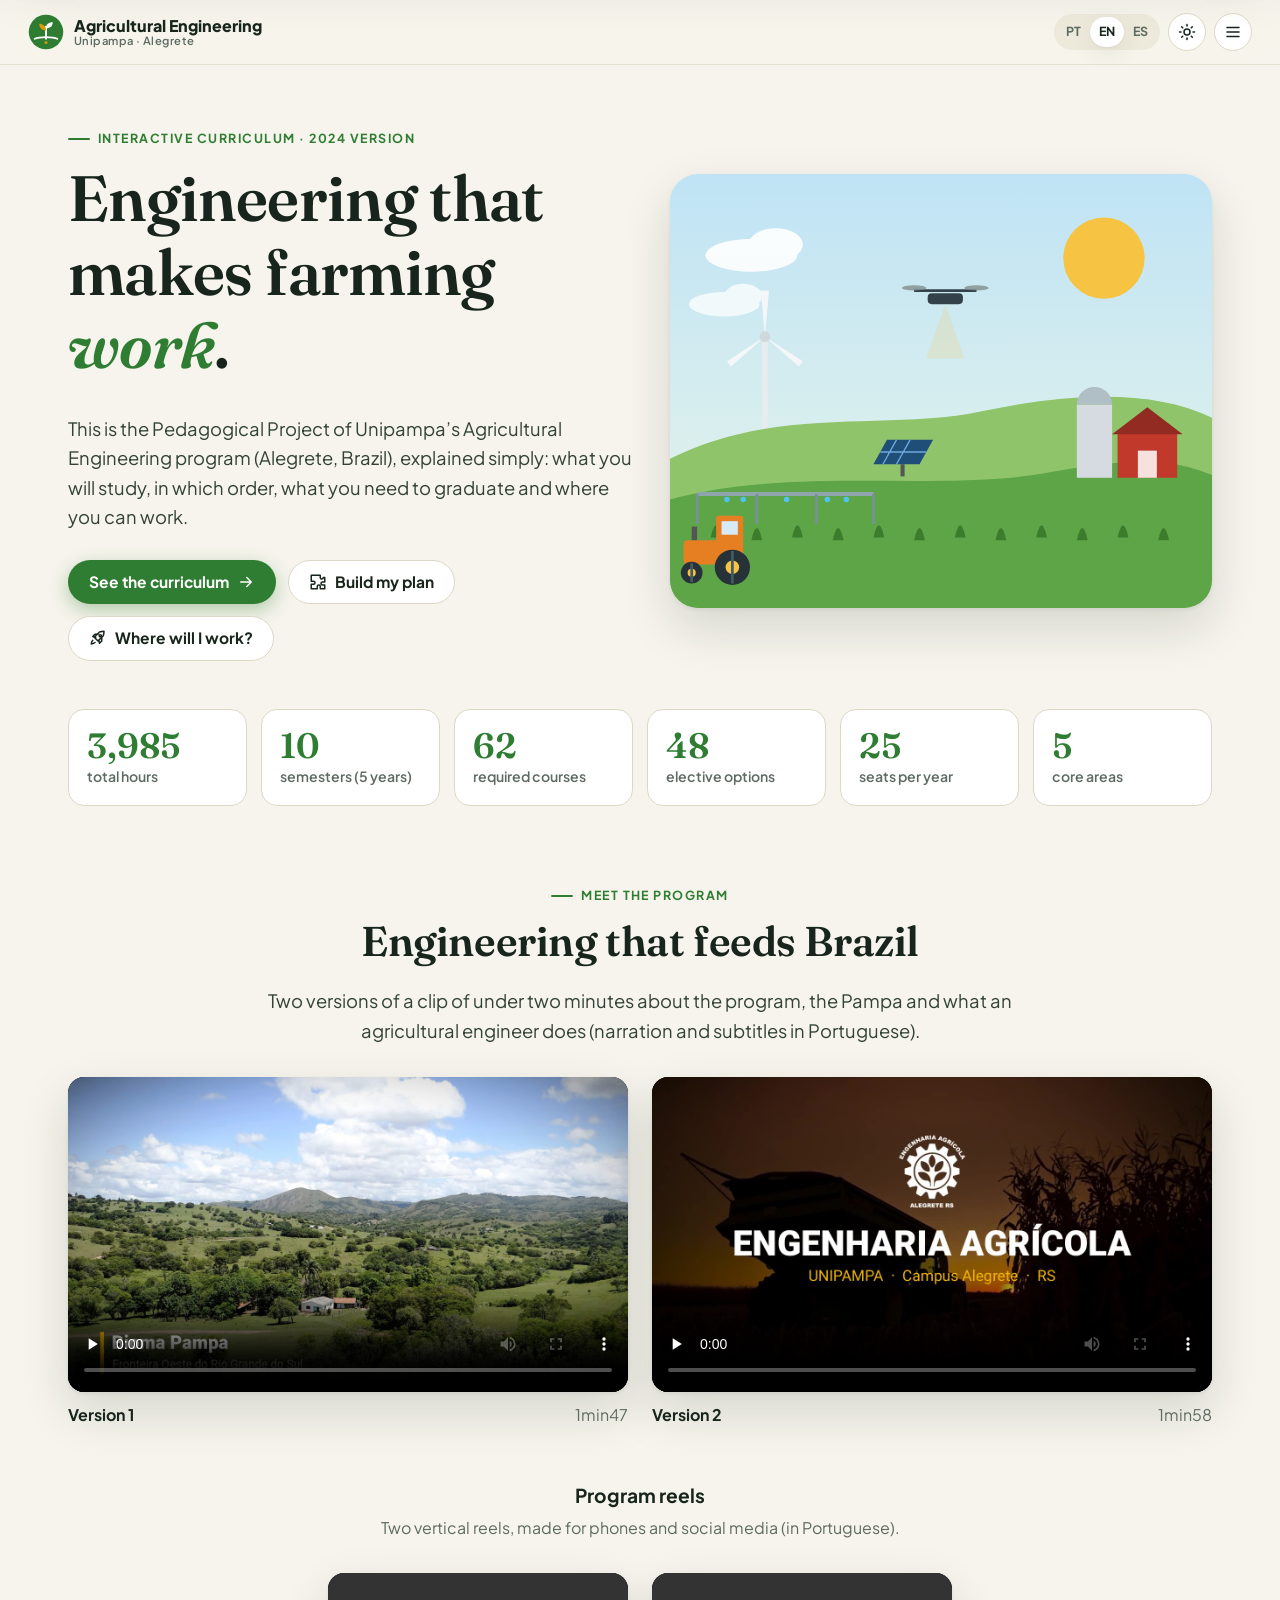
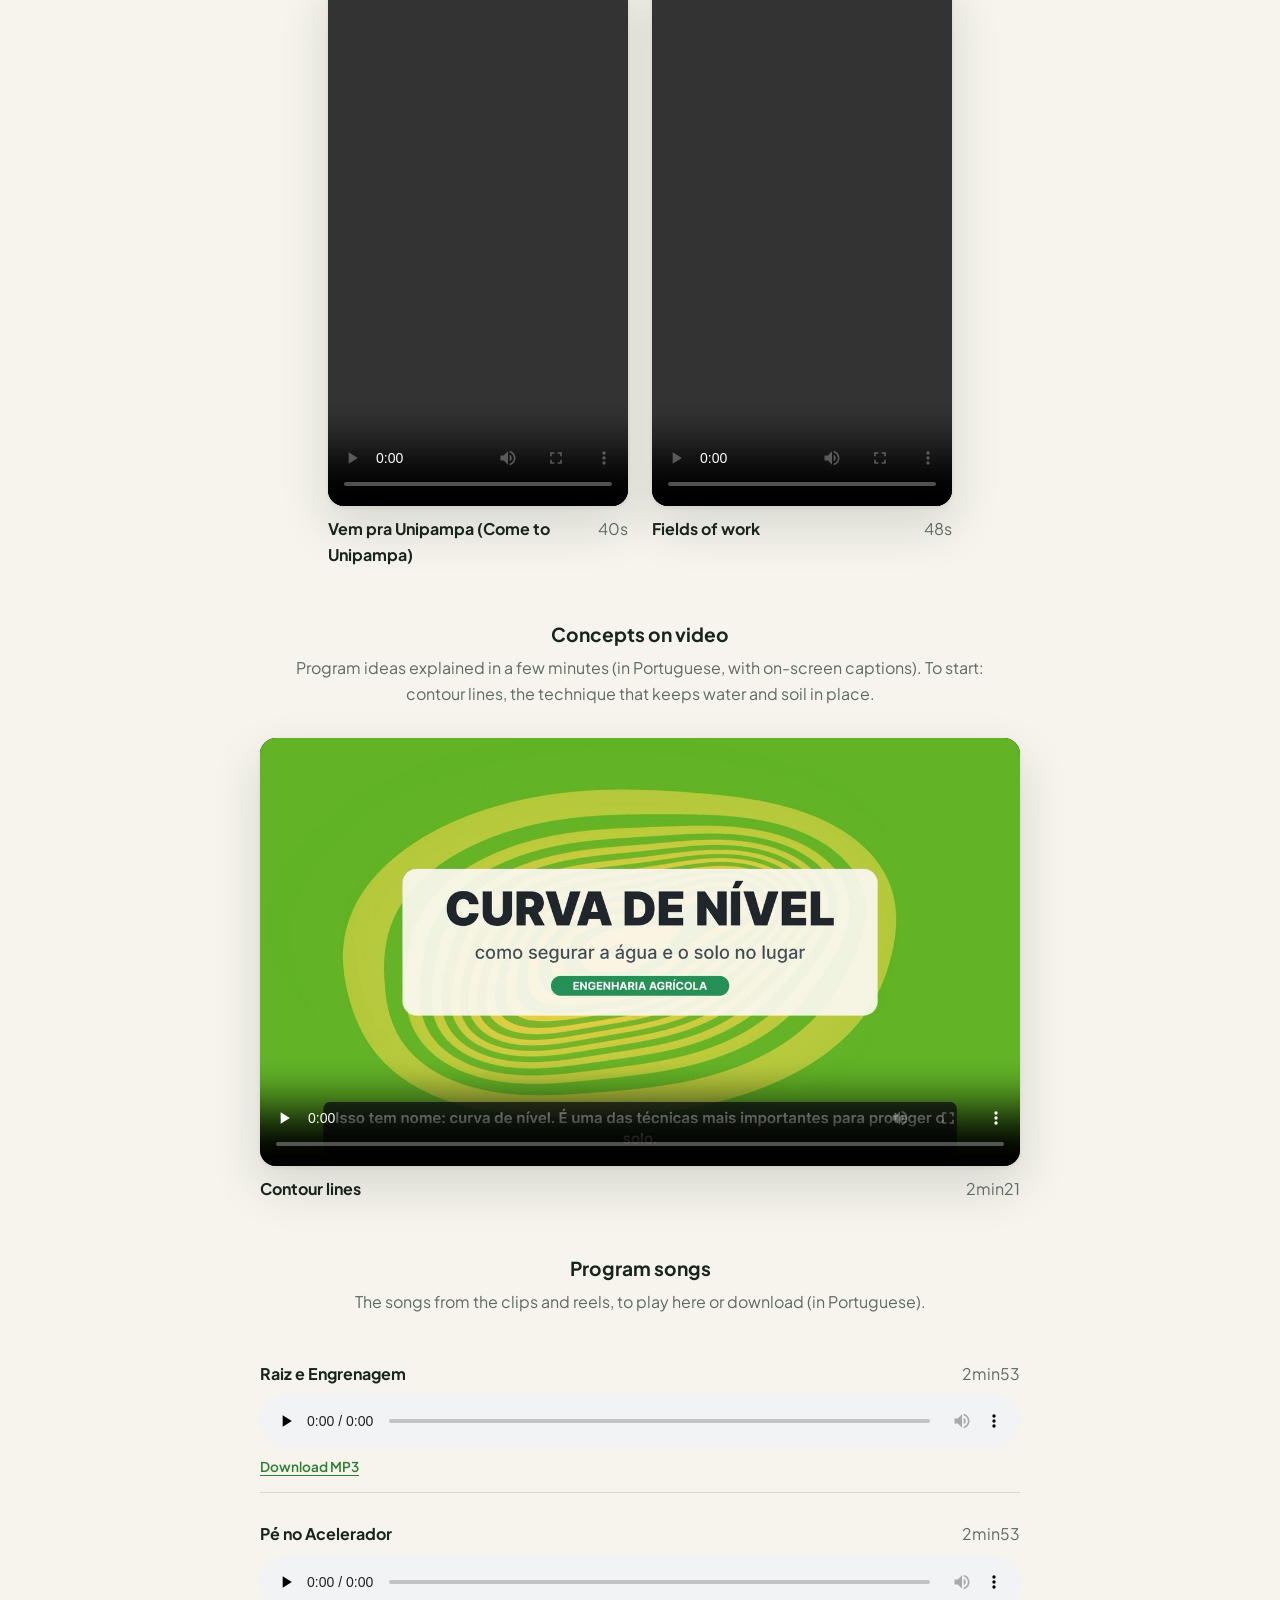
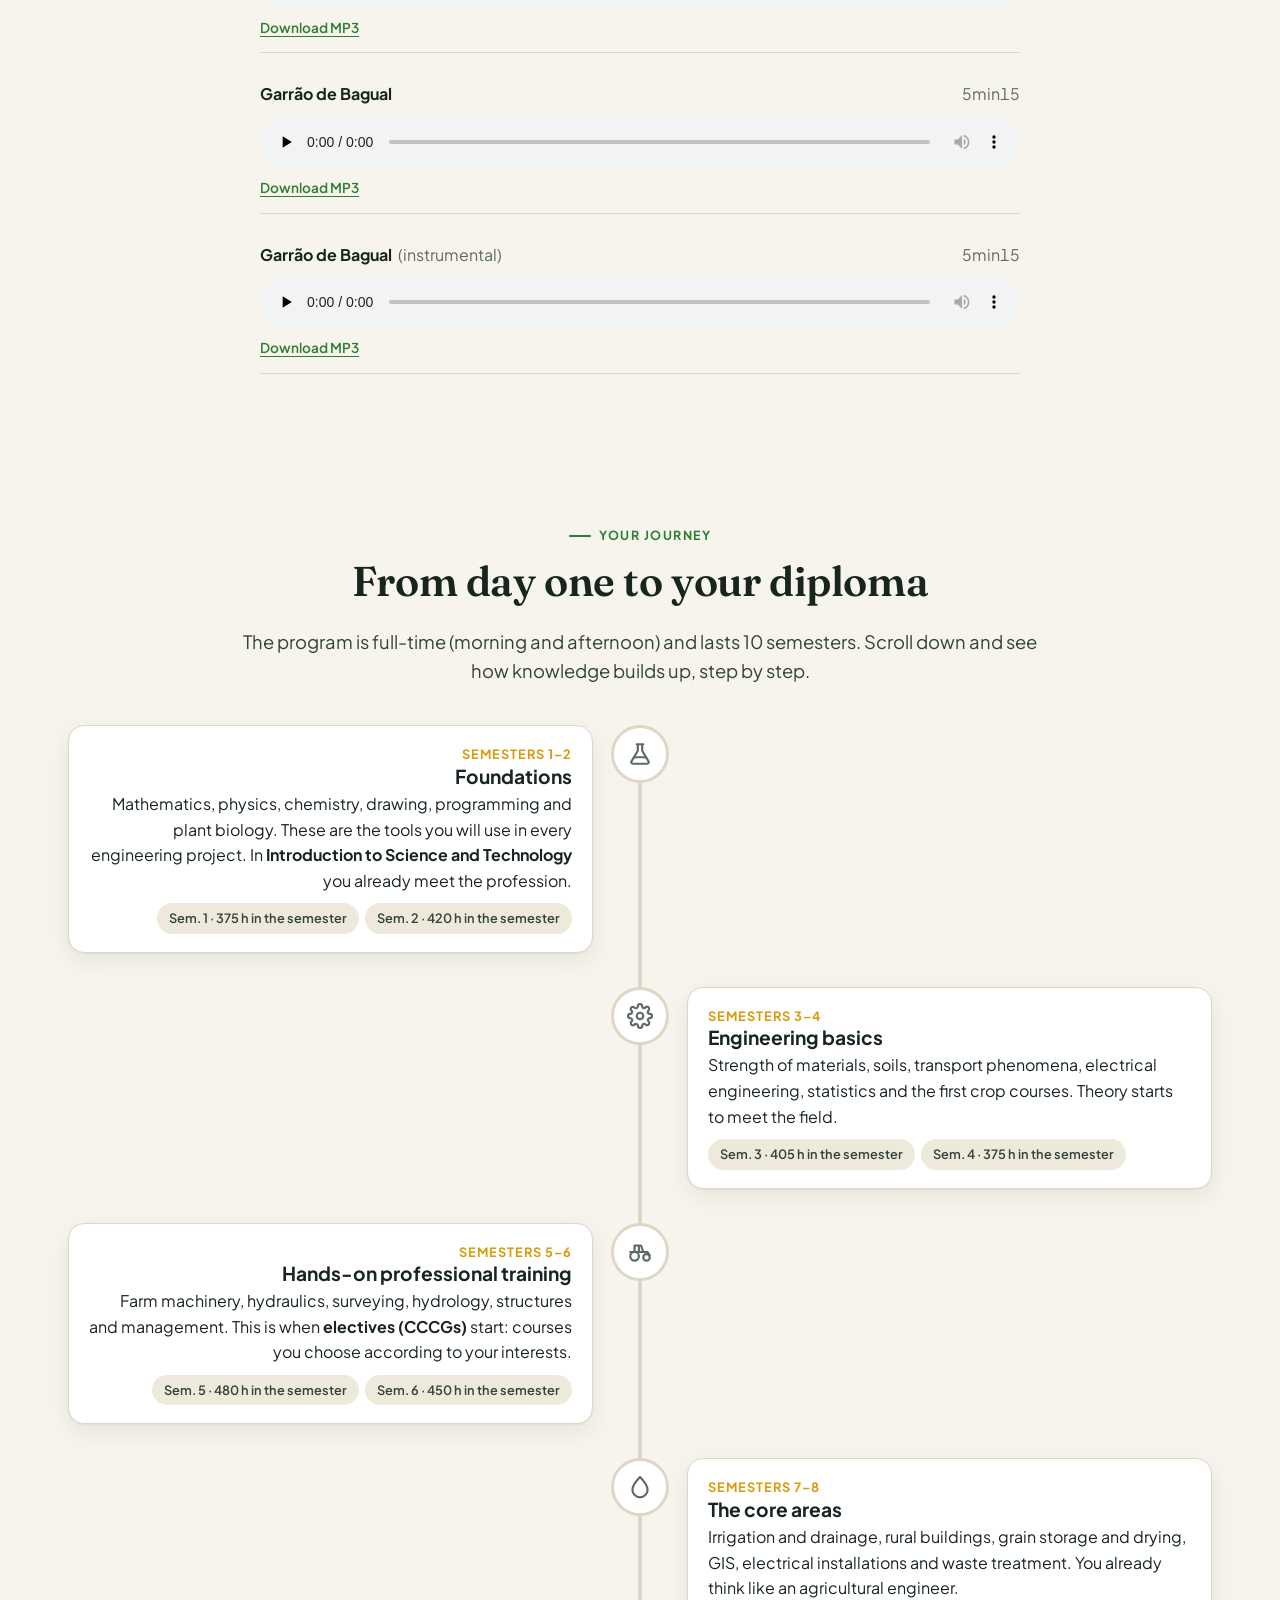
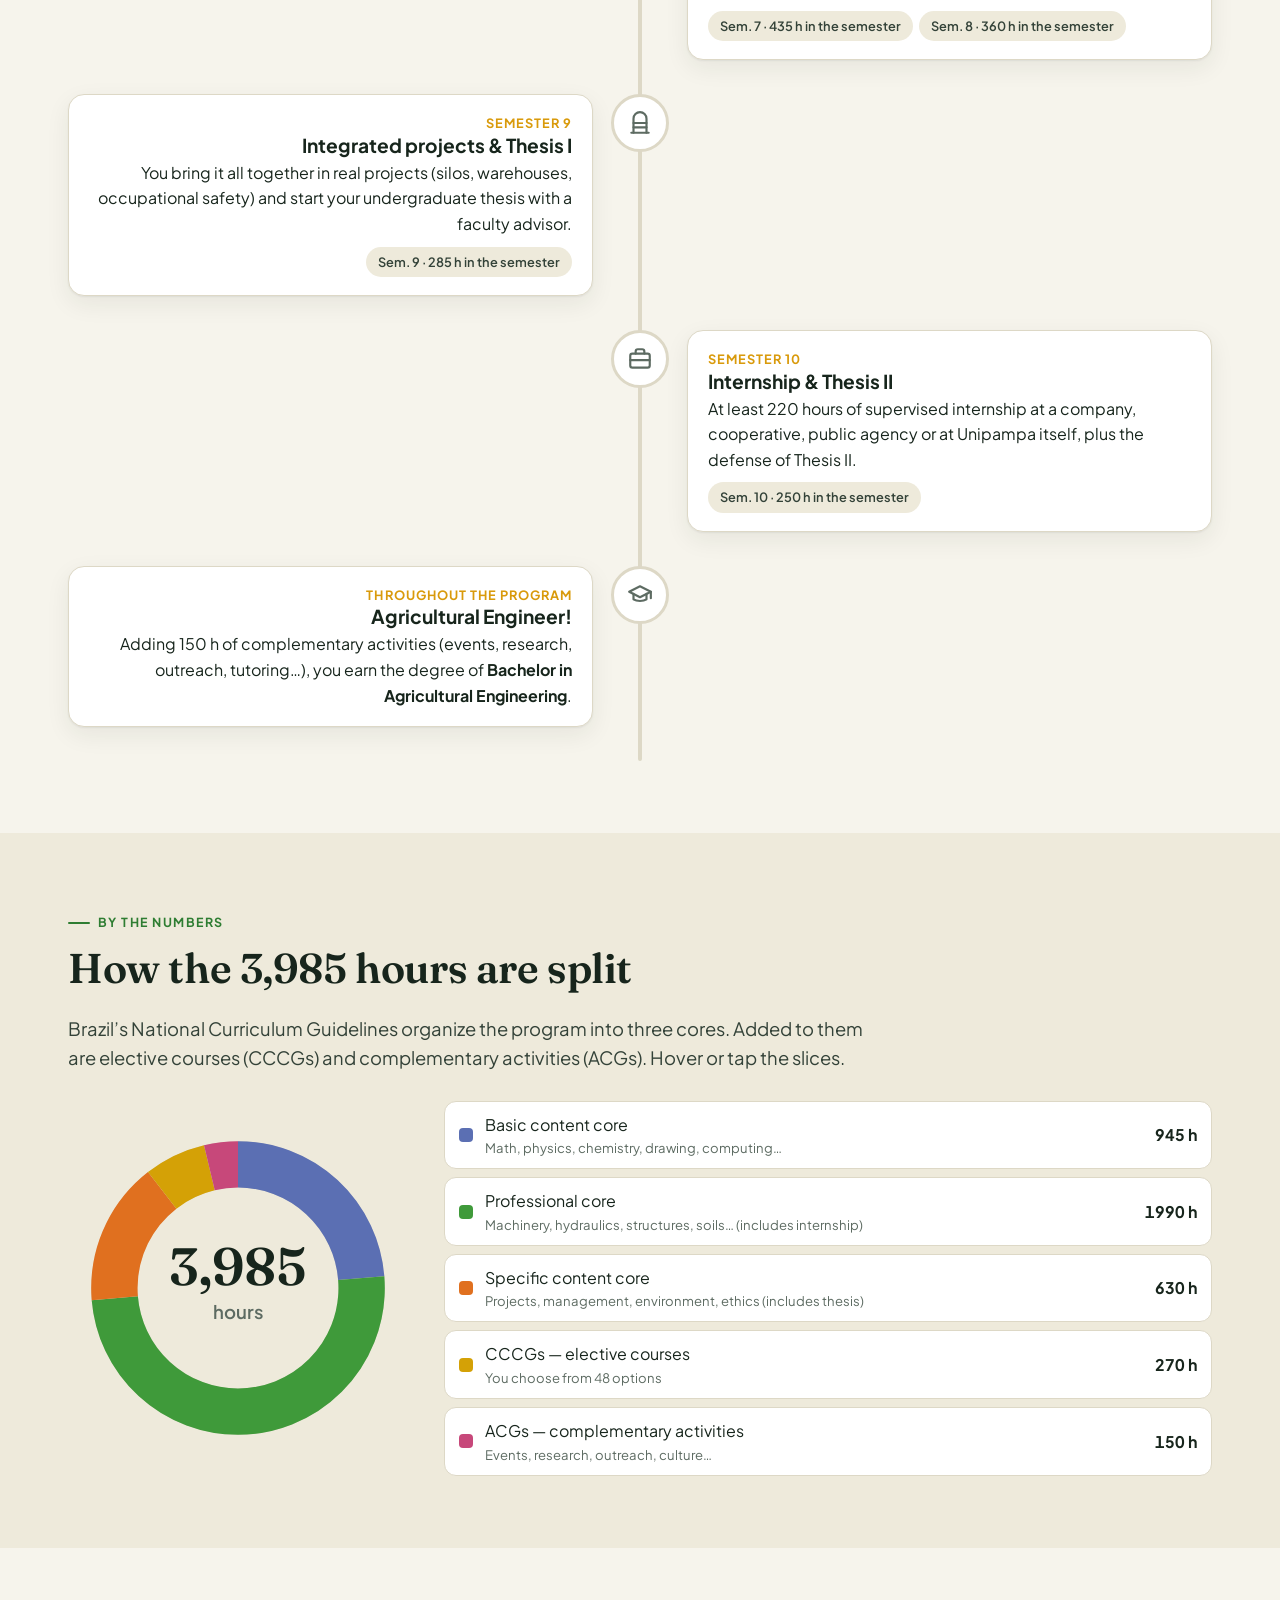
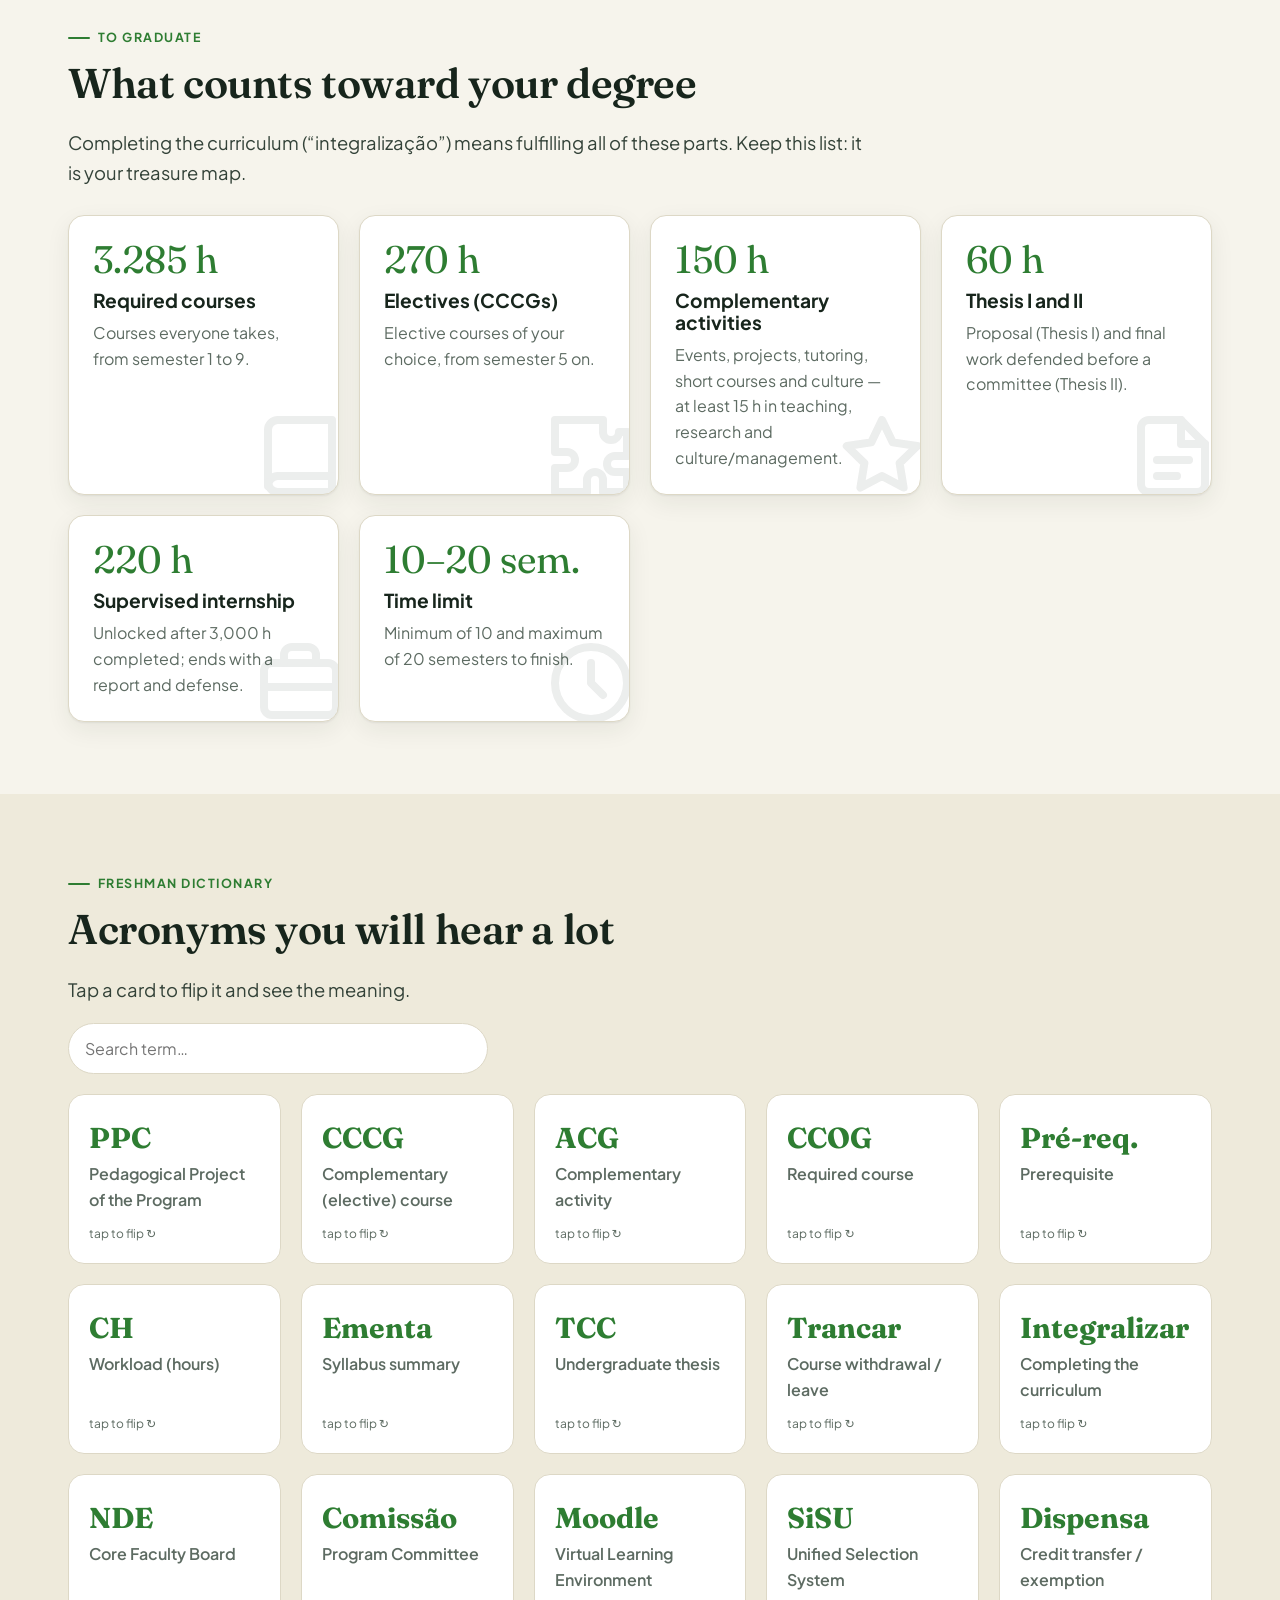
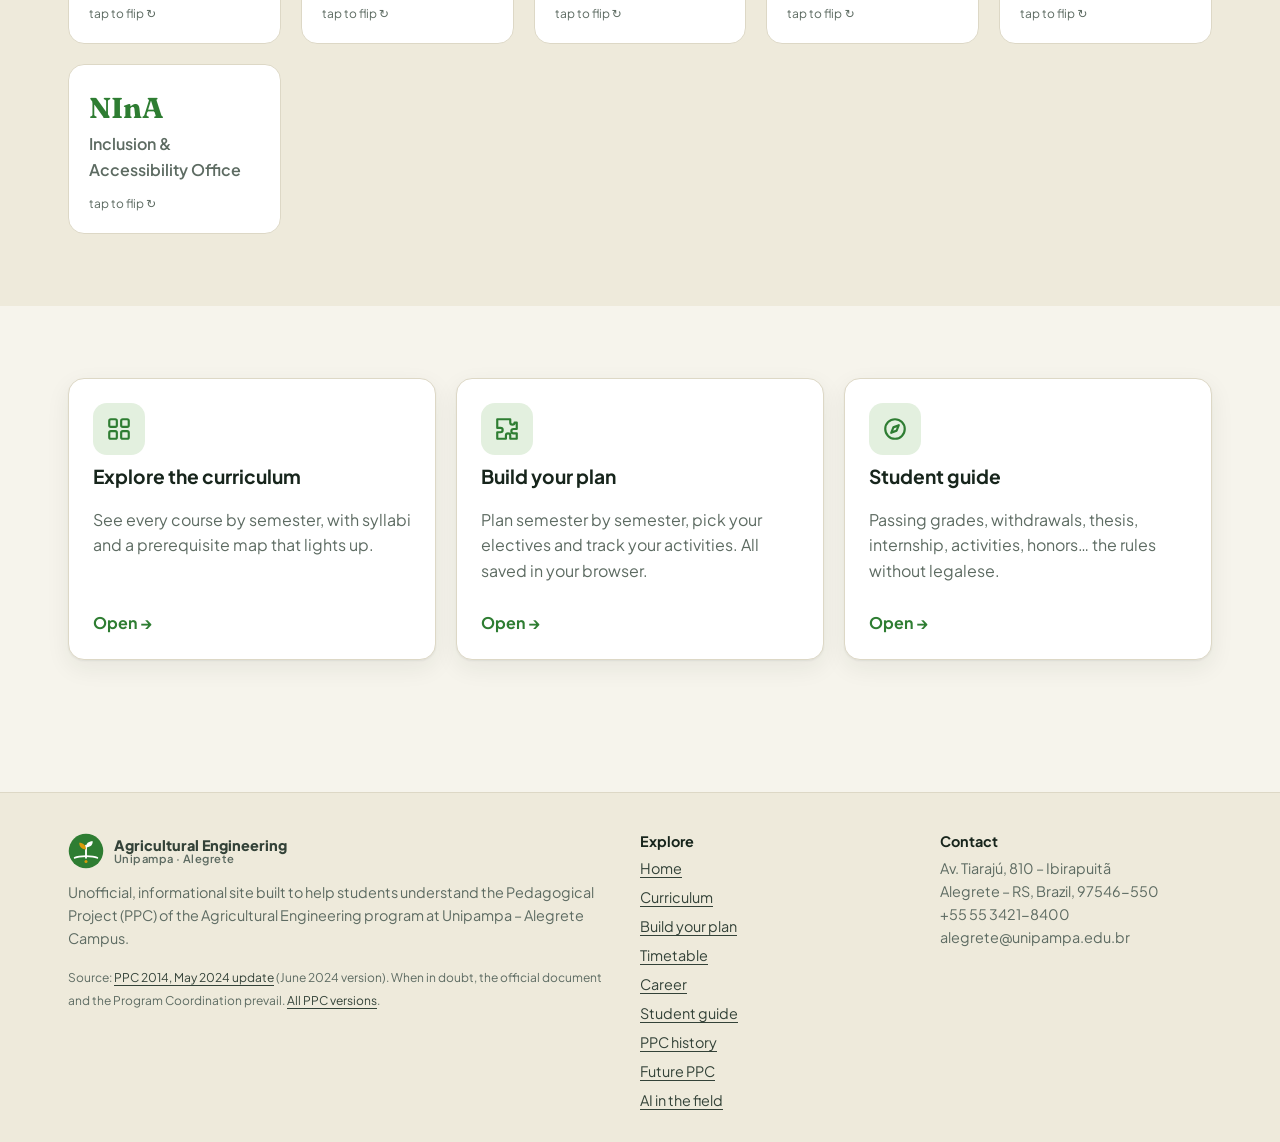
<file: index.html>
<!doctype html>
<html lang="pt-BR">
<head>
  <meta charset="utf-8">
  <meta name="viewport" content="width=device-width, initial-scale=1">
  <title>Engenharia Agrícola · Unipampa</title>
  <meta name="description" content="PPC interativo do curso de Engenharia Agrícola da Unipampa – Campus Alegrete: matriz curricular, monte sua grade, campos de atuação e guia do estudante, em português, inglês e espanhol.">
  <link rel="preconnect" href="https://fonts.googleapis.com">
  <link rel="preconnect" href="https://fonts.gstatic.com" crossorigin>
  <link href="https://fonts.googleapis.com/css2?family=Fraunces:ital,opsz,wght@0,9..144,500;0,9..144,600;1,9..144,500&family=Plus+Jakarta+Sans:wght@400;500;600;700;800&display=swap" rel="stylesheet">
  <link rel="stylesheet" href="assets/css/style.css">
  <link rel="icon" href="assets/img/favicon.svg" type="image/svg+xml">
</head>
<body data-title-key="home.title">
  <header id="site-header"></header>

  <main>
    <!-- HERO -->
    <section class="hero">
      <div class="container">
        <div class="hero-grid">
          <div class="reveal">
            <span class="eyebrow" data-i18n="home.eyebrow"></span>
            <h1 data-i18n="home.h1"></h1>
            <p class="lead" data-i18n="home.lead"></p>
            <div class="btn-row">
              <a class="btn btn-primary" href="matriz.html"><span data-i18n="home.cta.matrix"></span><span data-icon="arrow"></span></a>
              <a class="btn btn-ghost" href="grade.html"><span data-icon="puzzle"></span><span data-i18n="home.cta.plan"></span></a>
              <a class="btn btn-ghost" href="carreira.html"><span data-icon="rocket"></span><span data-i18n="home.cta.career"></span></a>
            </div>
          </div>
          <div class="hero-scene reveal" data-delay="2" aria-hidden="true">
            <svg viewBox="0 0 400 320" preserveAspectRatio="xMidYMid slice">
              <circle class="sun" cx="320" cy="62" r="30" fill="#f6c343"/>
              <g class="cloud" opacity=".9"><ellipse cx="60" cy="60" rx="34" ry="12" fill="#fff"/><ellipse cx="78" cy="52" rx="20" ry="12" fill="#fff"/></g>
              <g class="cloud c2" opacity=".75"><ellipse cx="40" cy="96" rx="26" ry="9" fill="#fff"/><ellipse cx="54" cy="90" rx="14" ry="9" fill="#fff"/></g>
              <!-- drone -->
              <g class="drone">
                <rect x="190" y="88" width="26" height="8" rx="3" fill="#33424a"/>
                <line x1="180" y1="86" x2="226" y2="86" stroke="#33424a" stroke-width="2"/>
                <ellipse cx="180" cy="84" rx="9" ry="2" fill="#7f8c8d" opacity=".8"/><ellipse cx="226" cy="84" rx="9" ry="2" fill="#7f8c8d" opacity=".8"/>
                <path d="M203 96 l-14 40 h28 Z" fill="#f6c343" opacity=".18"/>
              </g>
              <!-- wind turbine -->
              <g transform="translate(70 120)">
                <rect x="-2" y="0" width="4" height="80" fill="#e8ecef"/>
                <g class="blade"><path d="M0 0 L-3 -34 L3 -34 Z M0 0 L28 18 L25 22 Z M0 0 L-28 18 L-25 22 Z" fill="#f4f6f8"/><circle r="4" fill="#cfd8dc"/></g>
              </g>
              <!-- hills -->
              <path d="M0 210 C 80 170, 160 190, 230 175 S 360 160, 400 180 V320 H0 Z" fill="#8fc46a"/>
              <path d="M0 240 C 90 215, 200 235, 280 220 S 380 215, 400 222 V320 H0 Z" fill="#5ea548"/>
              <!-- silo + barn -->
              <g transform="translate(300 160)">
                <rect x="0" y="10" width="26" height="54" fill="#d5dbe0"/><path d="M0 10 a13 13 0 0 1 26 0" fill="#b0bec5"/>
                <rect x="30" y="30" width="44" height="34" fill="#c0392b"/><path d="M26 32 L52 12 L78 32 Z" fill="#922b21"/>
                <rect x="45" y="44" width="14" height="20" fill="#fff" opacity=".85"/>
              </g>
              <!-- solar panels -->
              <g transform="translate(150 196)">
                <path d="M0 18 L10 0 H44 L34 18 Z" fill="#1f4e79"/><path d="M5 9 H39 M17 0 L7 18 M27 0 L17 18" stroke="#6fa8dc" stroke-width="1"/>
                <rect x="20" y="18" width="3" height="9" fill="#555"/>
              </g>
              <!-- crop rows -->
              <g fill="#3c7d2d">
                <g class="sway"><path d="M30 268 q4 -18 8 0 Z"/></g><g class="sway"><path d="M60 270 q4 -18 8 0 Z"/></g>
                <g class="sway"><path d="M90 268 q4 -18 8 0 Z"/></g><g class="sway"><path d="M120 270 q4 -18 8 0 Z"/></g>
                <g class="sway"><path d="M150 268 q4 -18 8 0 Z"/></g><g class="sway"><path d="M180 270 q4 -18 8 0 Z"/></g>
                <g class="sway"><path d="M210 268 q4 -18 8 0 Z"/></g><g class="sway"><path d="M240 270 q4 -18 8 0 Z"/></g>
                <g class="sway"><path d="M270 268 q4 -18 8 0 Z"/></g><g class="sway"><path d="M300 270 q4 -18 8 0 Z"/></g>
                <g class="sway"><path d="M330 268 q4 -18 8 0 Z"/></g><g class="sway"><path d="M360 270 q4 -18 8 0 Z"/></g>
              </g>
              <!-- irrigation pivot -->
              <g transform="translate(20 236)">
                <line x1="0" y1="0" x2="130" y2="0" stroke="#90a4ae" stroke-width="3"/>
                <path d="M0 0 L0 22 M44 0 L44 22 M88 0 L88 22 M130 0 L130 22" stroke="#78909c" stroke-width="2"/>
                <g fill="#4fc3f7"><circle class="drop" cx="22" cy="4" r="2"/><circle class="drop d2" cx="66" cy="4" r="2"/><circle class="drop d3" cx="110" cy="4" r="2"/><circle class="drop d2" cx="34" cy="4" r="2"/><circle class="drop" cx="96" cy="4" r="2"/></g>
              </g>
              <!-- tractor -->
              <g class="tractor">
                <g transform="translate(0 262)">
                  <rect x="10" y="8" width="44" height="18" rx="3" fill="#e67e22"/>
                  <rect x="34" y="-10" width="20" height="20" rx="2" fill="#e67e22"/><rect x="38" y="-6" width="12" height="10" fill="#d6eaf8"/>
                  <rect x="16" y="-2" width="4" height="10" fill="#555"/>
                  <g class="wheel"><circle cx="46" cy="28" r="13" fill="#263238"/><circle cx="46" cy="28" r="5" fill="#f6c343"/><rect x="45" y="16" width="2" height="24" fill="#455a64"/></g>
                  <g class="wheel"><circle cx="16" cy="32" r="8" fill="#263238"/><circle cx="16" cy="32" r="3" fill="#f6c343"/><rect x="15" y="25" width="2" height="14" fill="#455a64"/></g>
                </g>
              </g>
            </svg>
          </div>
        </div>

        <div class="stats">
          <div class="stat reveal"><b data-count="3985">0</b><span data-i18n="home.stat.hours"></span></div>
          <div class="stat reveal" data-delay="1"><b data-count="10">0</b><span data-i18n="home.stat.sem"></span></div>
          <div class="stat reveal" data-delay="2"><b data-count="62">0</b><span data-i18n="home.stat.ob"></span></div>
          <div class="stat reveal" data-delay="3"><b data-count="48">0</b><span data-i18n="home.stat.cccg"></span></div>
          <div class="stat reveal" data-delay="4"><b data-count="25">0</b><span data-i18n="home.stat.seats"></span></div>
          <div class="stat reveal" data-delay="5"><b data-count="5">0</b><span data-i18n="home.stat.areas"></span></div>
        </div>
      </div>
    </section>

    <!-- CLIP -->
    <section class="section" id="clipe">
      <div class="container">
        <div class="center reveal">
          <span class="eyebrow" data-i18n="home.v.eyebrow"></span>
          <h2 data-i18n="home.v.h2"></h2>
          <p class="lead" data-i18n="home.v.lead"></p>
        </div>
        <div class="clips">
          <figure class="clip reveal">
            <video controls playsinline preload="none" poster="assets/video/ea_unipampa_clip_v1.jpg" data-i18n-attr="aria-label:home.v.aria1">
              <source src="assets/video/ea_unipampa_clip_v1.mp4" type="video/mp4">
              <track kind="subtitles" src="assets/video/ea_unipampa_clip.pt.vtt" srclang="pt" label="Português">
            </video>
            <figcaption><strong data-i18n="home.v.v1"></strong> <span>1min47</span></figcaption>
          </figure>
          <figure class="clip reveal">
            <video controls playsinline preload="none" poster="assets/video/ea_unipampa_clip_v2.jpg" data-i18n-attr="aria-label:home.v.aria2">
              <source src="assets/video/ea_unipampa_clip_v2.mp4" type="video/mp4">
              <track kind="subtitles" src="assets/video/ea_unipampa_clip.pt.vtt" srclang="pt" label="Português">
            </video>
            <figcaption><strong data-i18n="home.v.v2"></strong> <span>1min58</span></figcaption>
          </figure>
        </div>
        <div class="center reveal reels-head">
          <h3 data-i18n="home.reel.h3"></h3>
          <p data-i18n="home.reel.lead"></p>
        </div>
        <div class="clips reels">
          <figure class="clip reveal">
            <video controls playsinline preload="metadata" data-i18n-attr="aria-label:home.reel.aria1">
              <source src="reels/reels_EA_vem_pra_unipampa.mp4#t=0.1" type="video/mp4">
            </video>
            <figcaption><strong data-i18n="home.reel.r1"></strong> <span>40s</span></figcaption>
          </figure>
          <figure class="clip reveal">
            <video controls playsinline preload="metadata" data-i18n-attr="aria-label:home.reel.aria2">
              <source src="reels/reels_EA_frentes_de_atuacao.mp4#t=0.1" type="video/mp4">
            </video>
            <figcaption><strong data-i18n="home.reel.r2"></strong> <span>48s</span></figcaption>
          </figure>
        </div>
        <div class="center reveal reels-head" id="conceitos">
          <h3 data-i18n="home.con.h3"></h3>
          <p data-i18n="home.con.lead"></p>
        </div>
        <div class="clips concept">
          <figure class="clip reveal">
            <video controls playsinline preload="none" poster="assets/video/curva_de_nivel.jpg" data-i18n-attr="aria-label:home.con.aria1">
              <source src="assets/video/curva_de_nivel.mp4" type="video/mp4">
            </video>
            <figcaption><strong data-i18n="home.con.v1"></strong> <span>2min21</span></figcaption>
          </figure>
        </div>
        <div class="center reveal reels-head" id="musicas">
          <h3 data-i18n="home.mus.h3"></h3>
          <p data-i18n="home.mus.lead"></p>
        </div>
        <ul class="songs">
          <li class="song reveal">
            <div class="song-head"><strong>Raiz e Engrenagem</strong><span class="song-time">2min53</span></div>
            <audio controls preload="none" src="musicas/raiz_e_engrenagem.mp3" aria-label="Raiz e Engrenagem"></audio>
            <a class="song-dl" href="musicas/raiz_e_engrenagem.mp3" download data-i18n="home.mus.dl"></a>
          </li>
          <li class="song reveal">
            <div class="song-head"><strong>Pé no Acelerador</strong><span class="song-time">2min53</span></div>
            <audio controls preload="none" src="musicas/pe_no_acelerador.mp3" aria-label="Pé no Acelerador"></audio>
            <a class="song-dl" href="musicas/pe_no_acelerador.mp3" download data-i18n="home.mus.dl"></a>
          </li>
          <li class="song reveal">
            <div class="song-head"><strong>Garrão de Bagual</strong><span class="song-time">5min15</span></div>
            <audio controls preload="none" src="musicas/garrao_de_bagual.mp3" aria-label="Garrão de Bagual"></audio>
            <a class="song-dl" href="musicas/garrao_de_bagual.mp3" download data-i18n="home.mus.dl"></a>
          </li>
          <li class="song reveal">
            <div class="song-head"><strong>Garrão de Bagual</strong> <span data-i18n="home.mus.instr"></span><span class="song-time">5min15</span></div>
            <audio controls preload="none" src="musicas/garrao_de_bagual_instrumental.mp3" aria-label="Garrão de Bagual (instrumental)"></audio>
            <a class="song-dl" href="musicas/garrao_de_bagual_instrumental.mp3" download data-i18n="home.mus.dl"></a>
          </li>
        </ul>
      </div>
    </section>

    <!-- JOURNEY -->
    <section class="section" id="jornada">
      <div class="container">
        <div class="center reveal">
          <span class="eyebrow" data-i18n="home.j.eyebrow"></span>
          <h2 data-i18n="home.j.h2"></h2>
          <p class="lead" data-i18n="home.j.lead"></p>
        </div>
        <div class="journey" id="journey">
          <div class="journey-track"></div><div class="journey-fill" id="journey-fill"></div>
        </div>
      </div>
    </section>

    <!-- HOURS DONUT -->
    <section class="section" style="background:var(--bg-2)">
      <div class="container">
        <div class="reveal">
          <span class="eyebrow" data-i18n="home.d.eyebrow"></span>
          <h2 data-i18n="home.d.h2"></h2>
          <p class="lead" data-i18n="home.d.lead"></p>
        </div>
        <div class="donut-wrap reveal" style="margin-top:28px">
          <svg id="donut" viewBox="0 0 220 220" role="img" data-i18n-attr="aria-label:home.d.aria"></svg>
          <ul class="legend" id="donut-legend"></ul>
        </div>
      </div>
    </section>

    <!-- REQUIREMENTS -->
    <section class="section">
      <div class="container">
        <div class="reveal">
          <span class="eyebrow" data-i18n="home.r.eyebrow"></span>
          <h2 data-i18n="home.r.h2"></h2>
          <p class="lead" data-i18n="home.r.lead"></p>
        </div>
        <div class="grid grid-3" style="margin-top:28px" id="reqs"></div>
      </div>
    </section>

    <!-- GLOSSARY -->
    <section class="section" style="background:var(--bg-2)" id="glossario">
      <div class="container">
        <div class="reveal">
          <span class="eyebrow" data-i18n="home.g.eyebrow"></span>
          <h2 data-i18n="home.g.h2"></h2>
          <p class="lead" data-i18n="home.g.lead"></p>
        </div>
        <input type="search" class="glossary-search" id="gloss-search" data-i18n-attr="placeholder:home.g.search;aria-label:home.g.search">
        <div class="grid grid-4" id="glossary"></div>
      </div>
    </section>

    <!-- CTA -->
    <section class="section">
      <div class="container">
        <div class="grid grid-3">
          <a class="card tile reveal" href="matriz.html"><span class="tile-ico" data-icon="grid"></span><h3 data-i18n="home.t1.h"></h3><p class="muted" data-i18n="home.t1.p"></p><span class="go" data-i18n="home.t.go"></span></a>
          <a class="card tile reveal" data-delay="1" href="grade.html"><span class="tile-ico" data-icon="puzzle"></span><h3 data-i18n="home.t2.h"></h3><p class="muted" data-i18n="home.t2.p"></p><span class="go" data-i18n="home.t.go"></span></a>
          <a class="card tile reveal" data-delay="2" href="guia.html"><span class="tile-ico" data-icon="compass"></span><h3 data-i18n="home.t3.h"></h3><p class="muted" data-i18n="home.t3.p"></p><span class="go" data-i18n="home.t.go"></span></a>
        </div>
      </div>
    </section>
  </main>

  <footer id="site-footer"></footer>
  <script src="data/courses.js"></script>
  <script src="assets/js/app.js"></script>
  <script src="assets/js/home.js"></script>
</body>
</html>
</file>
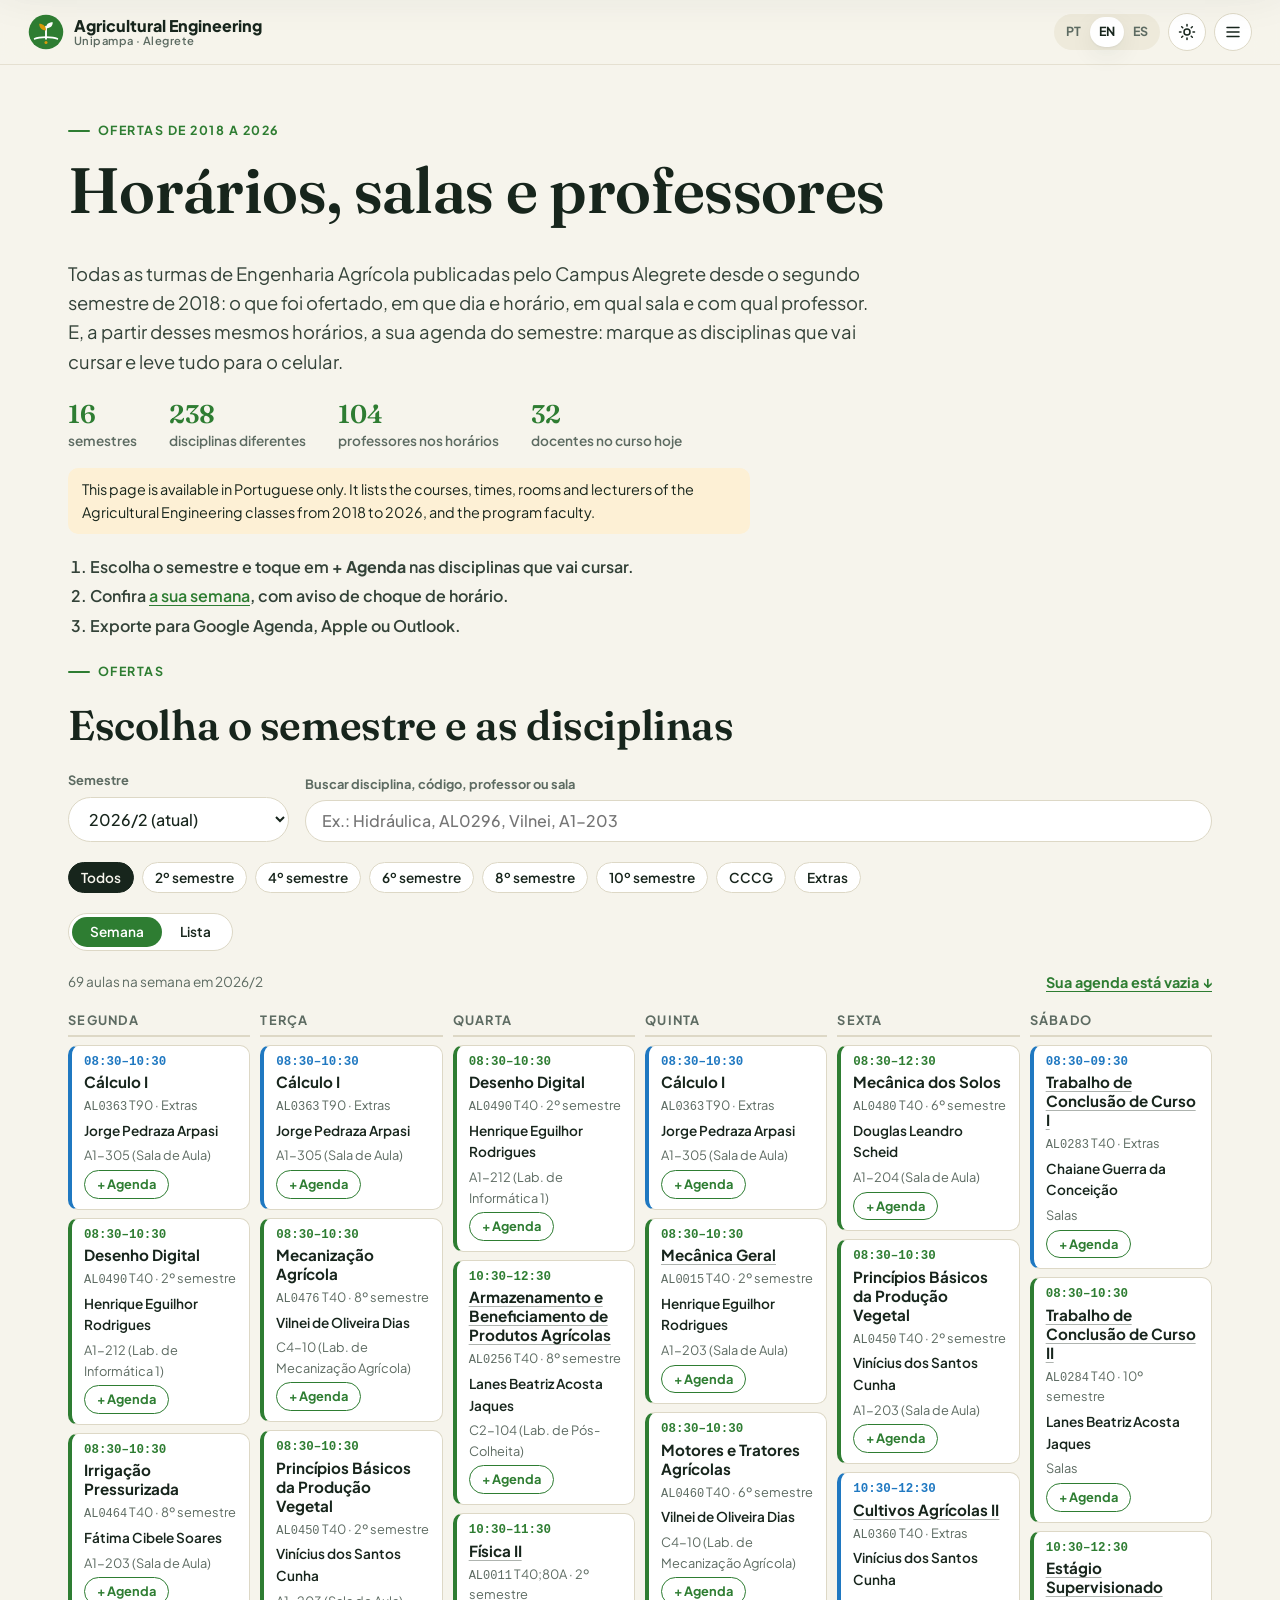
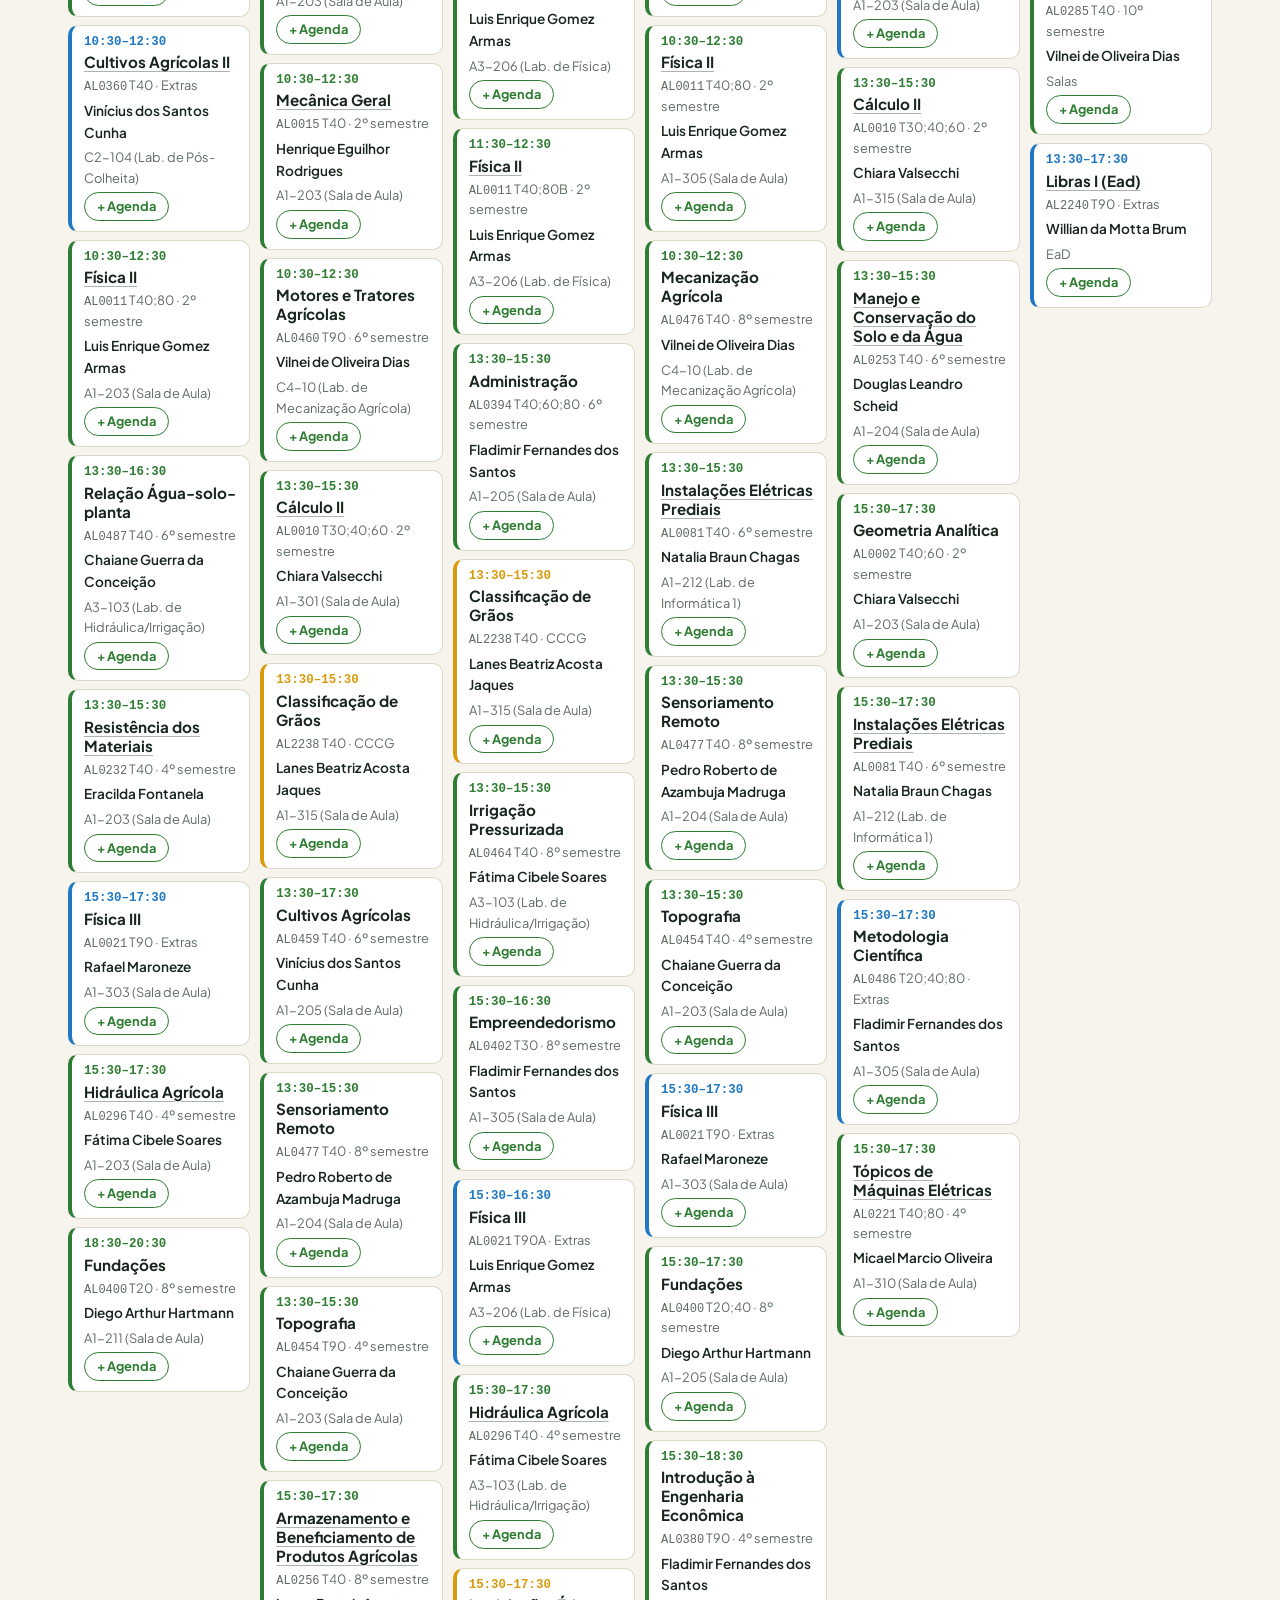
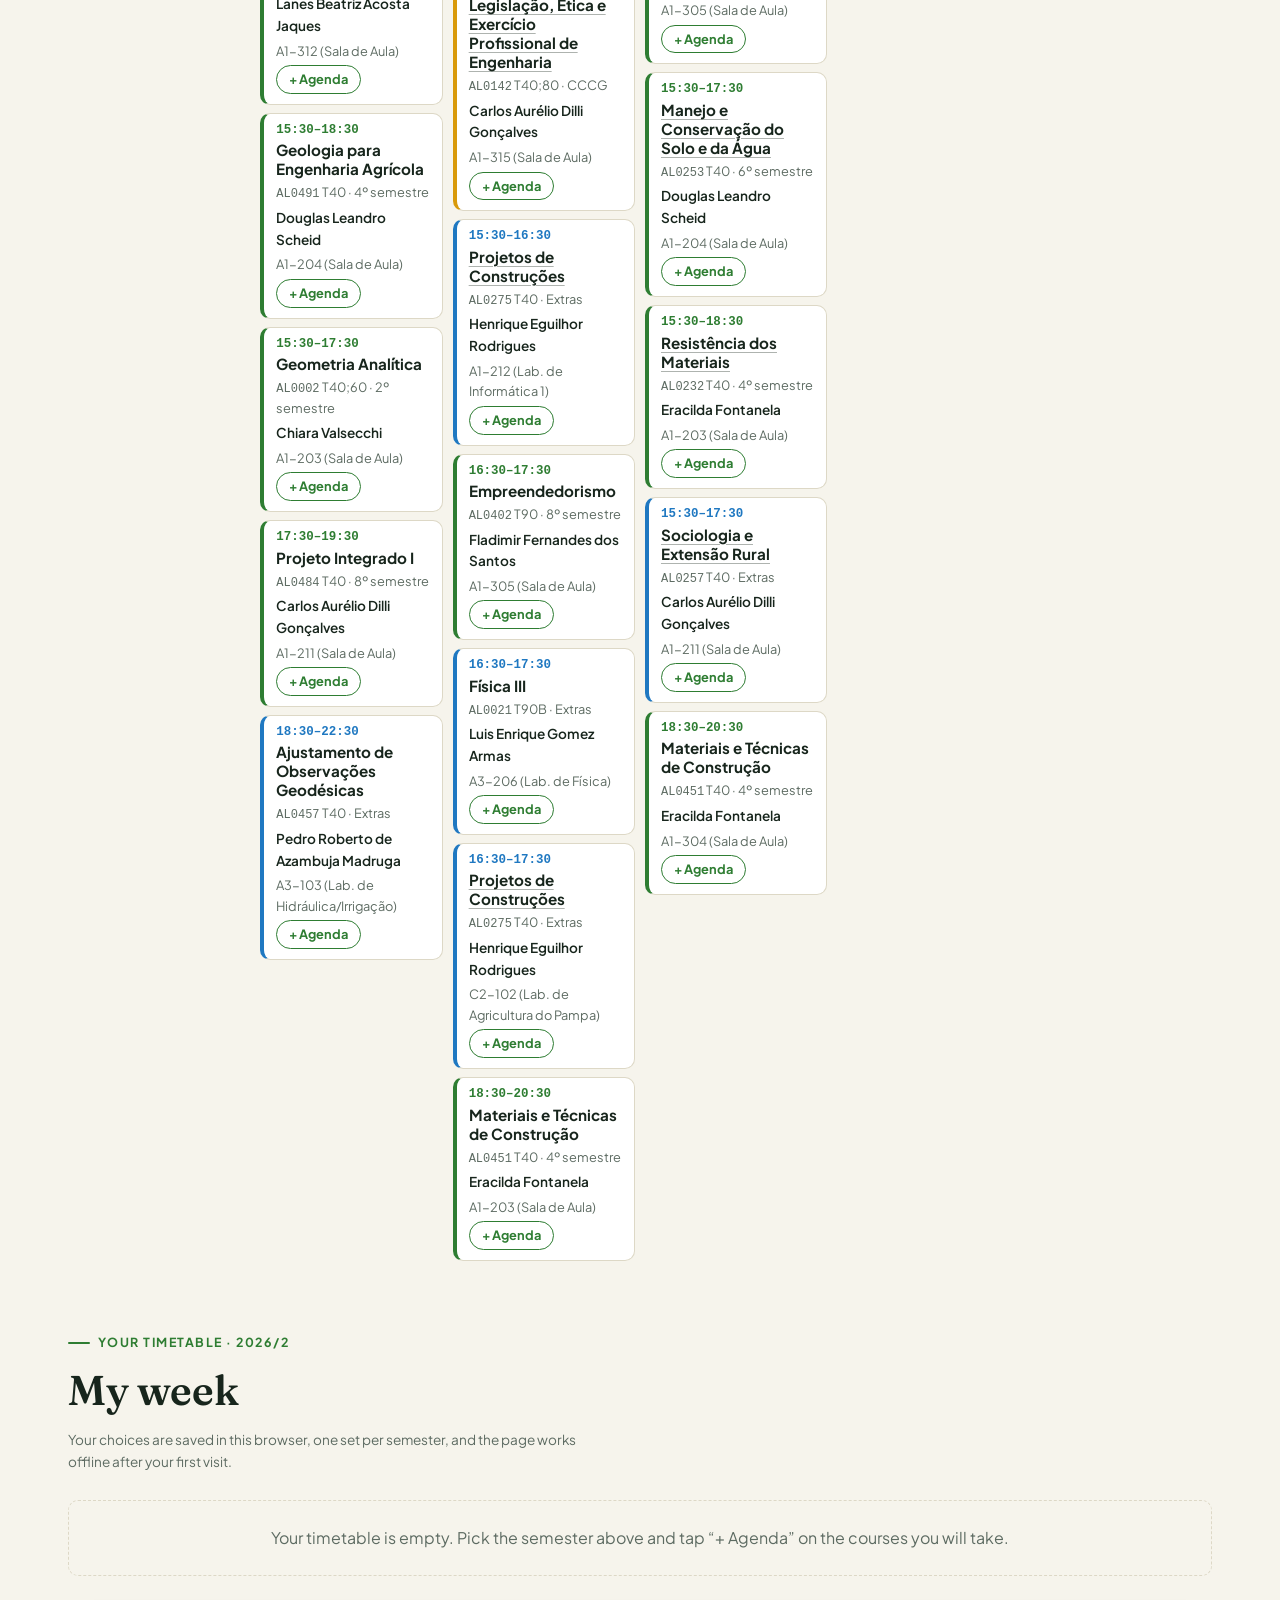
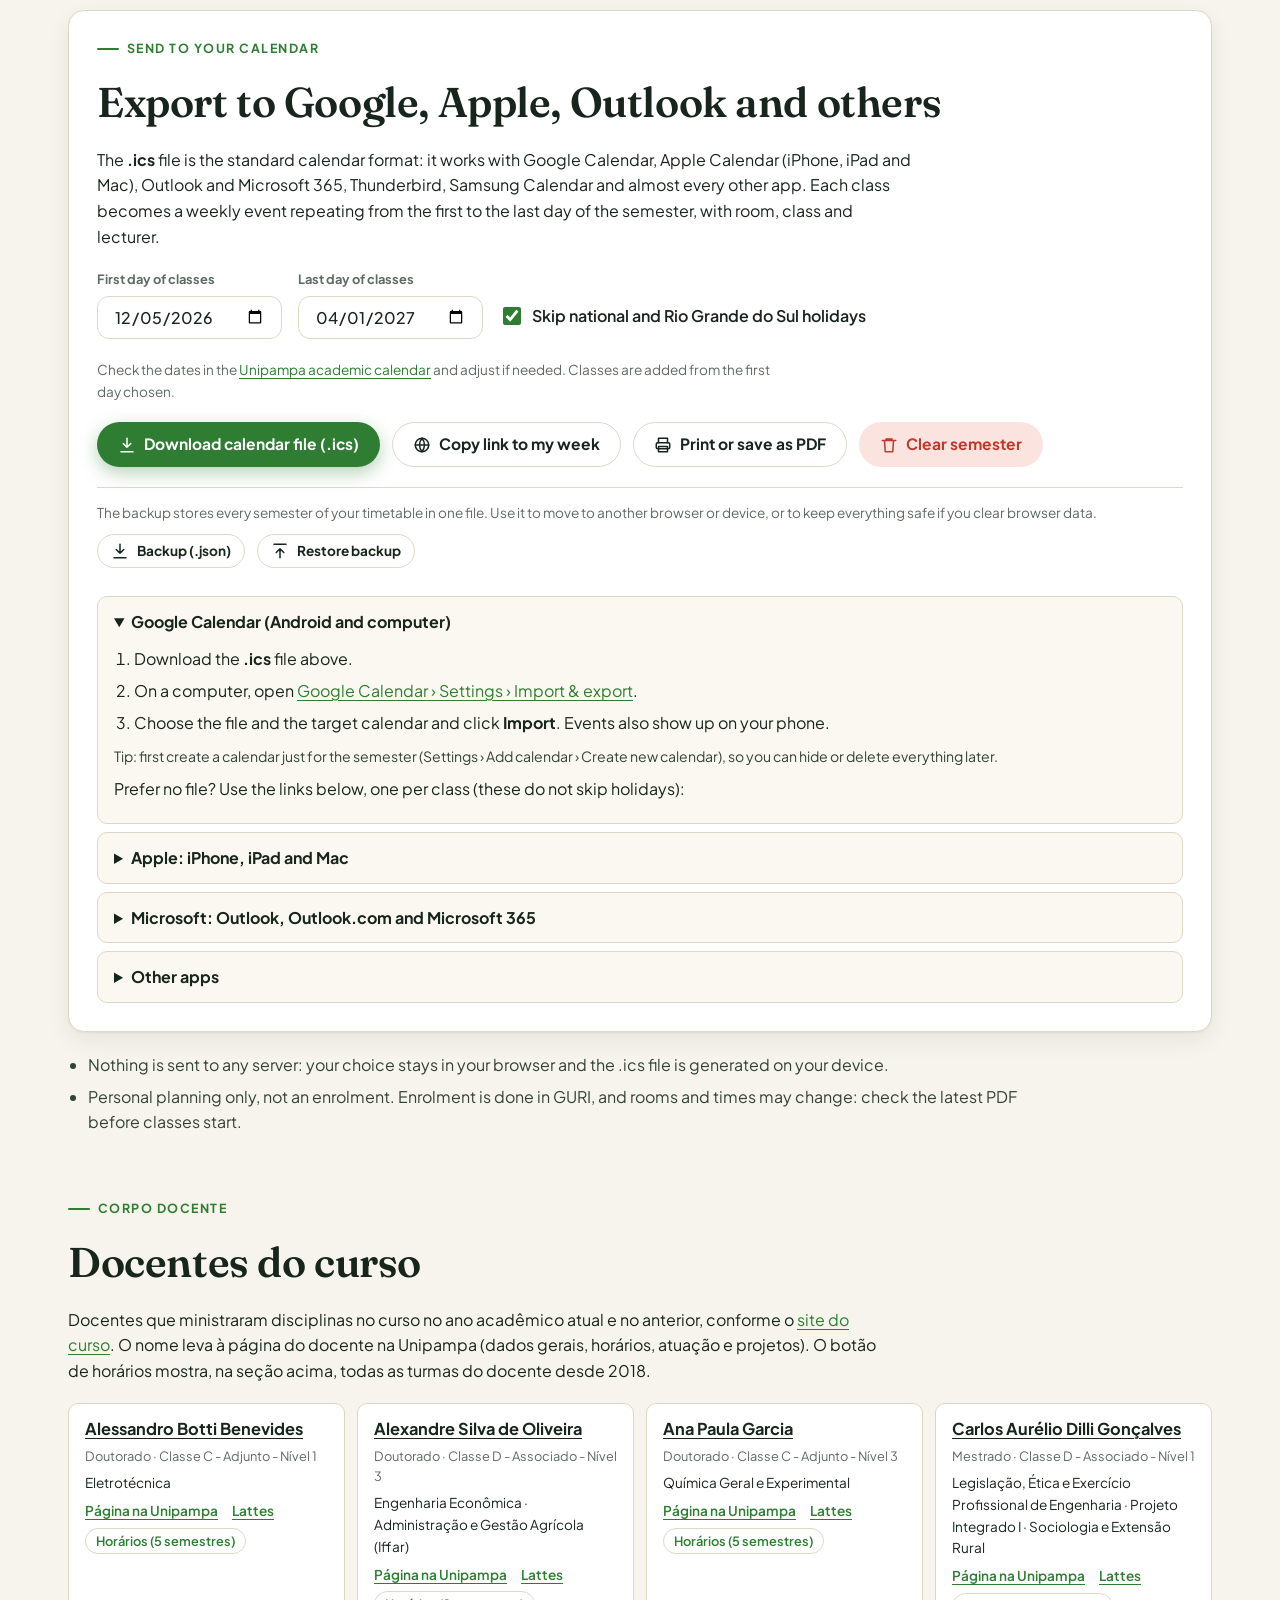
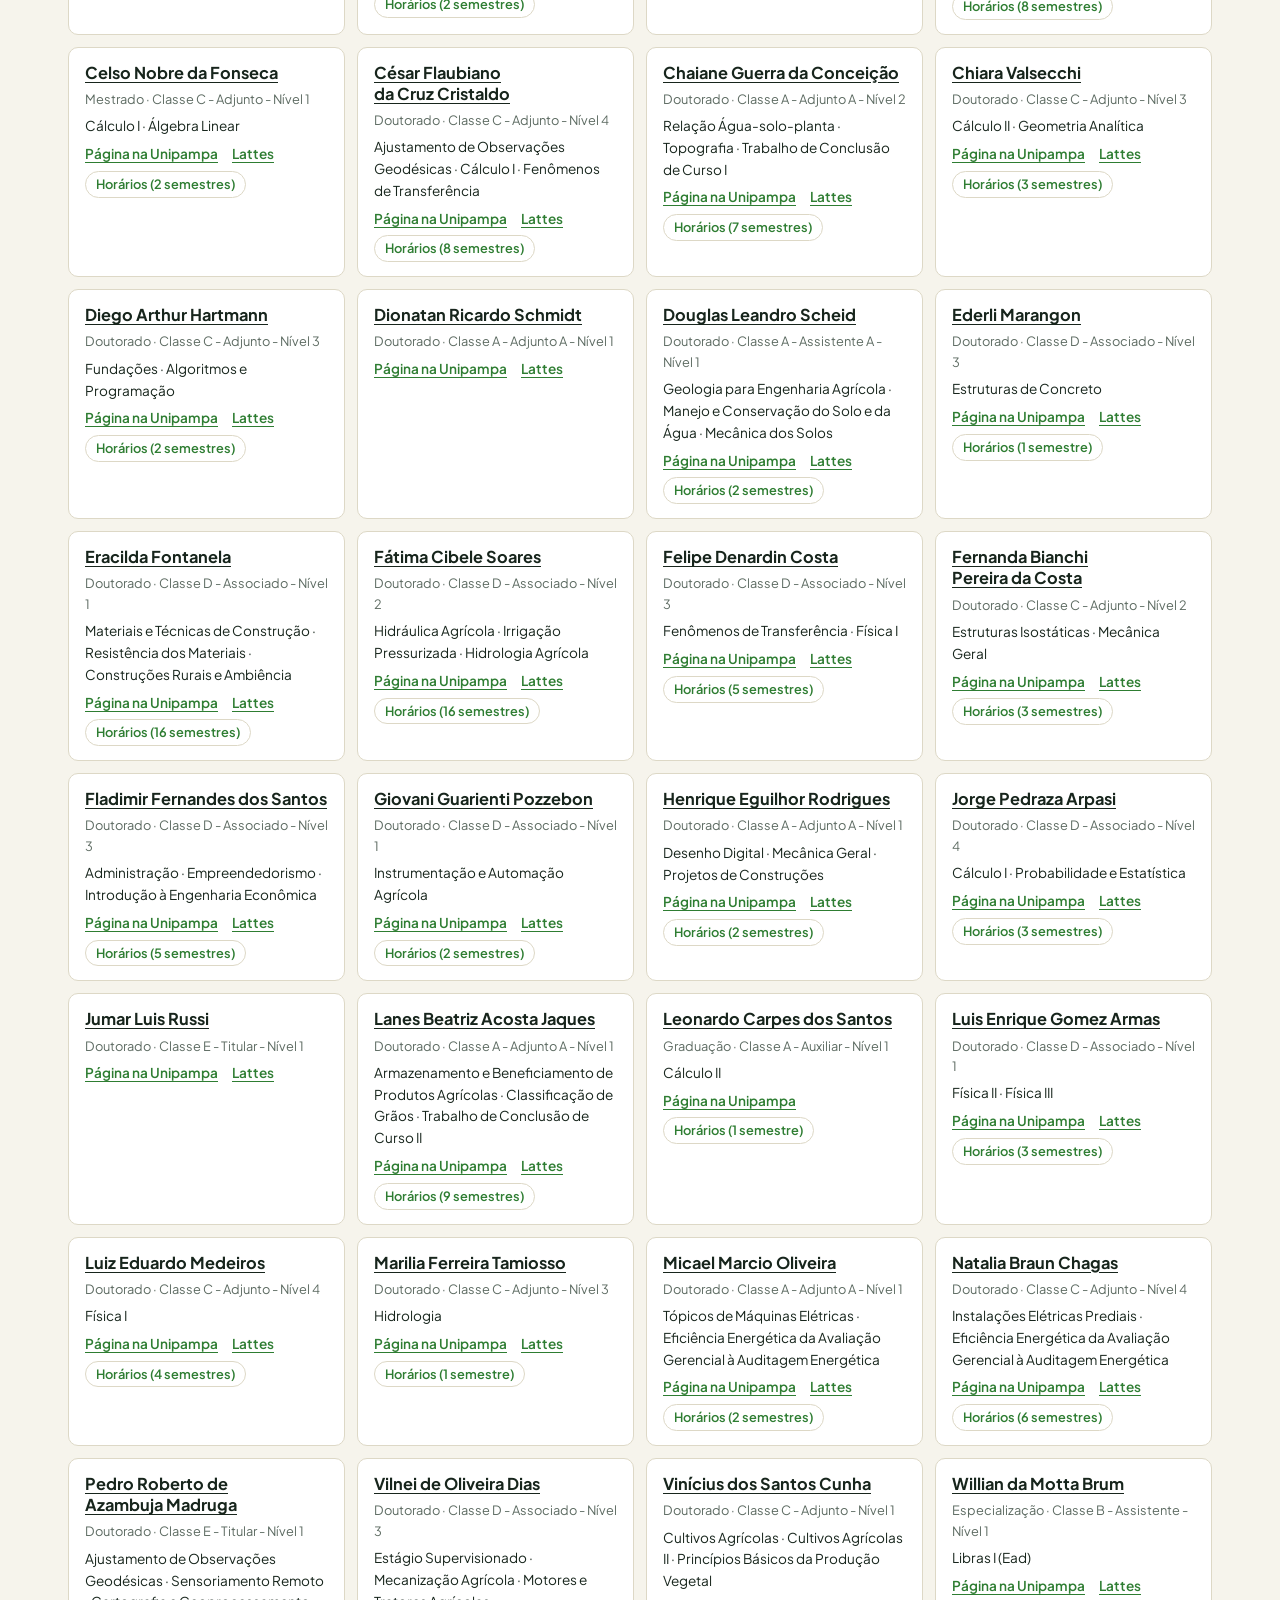
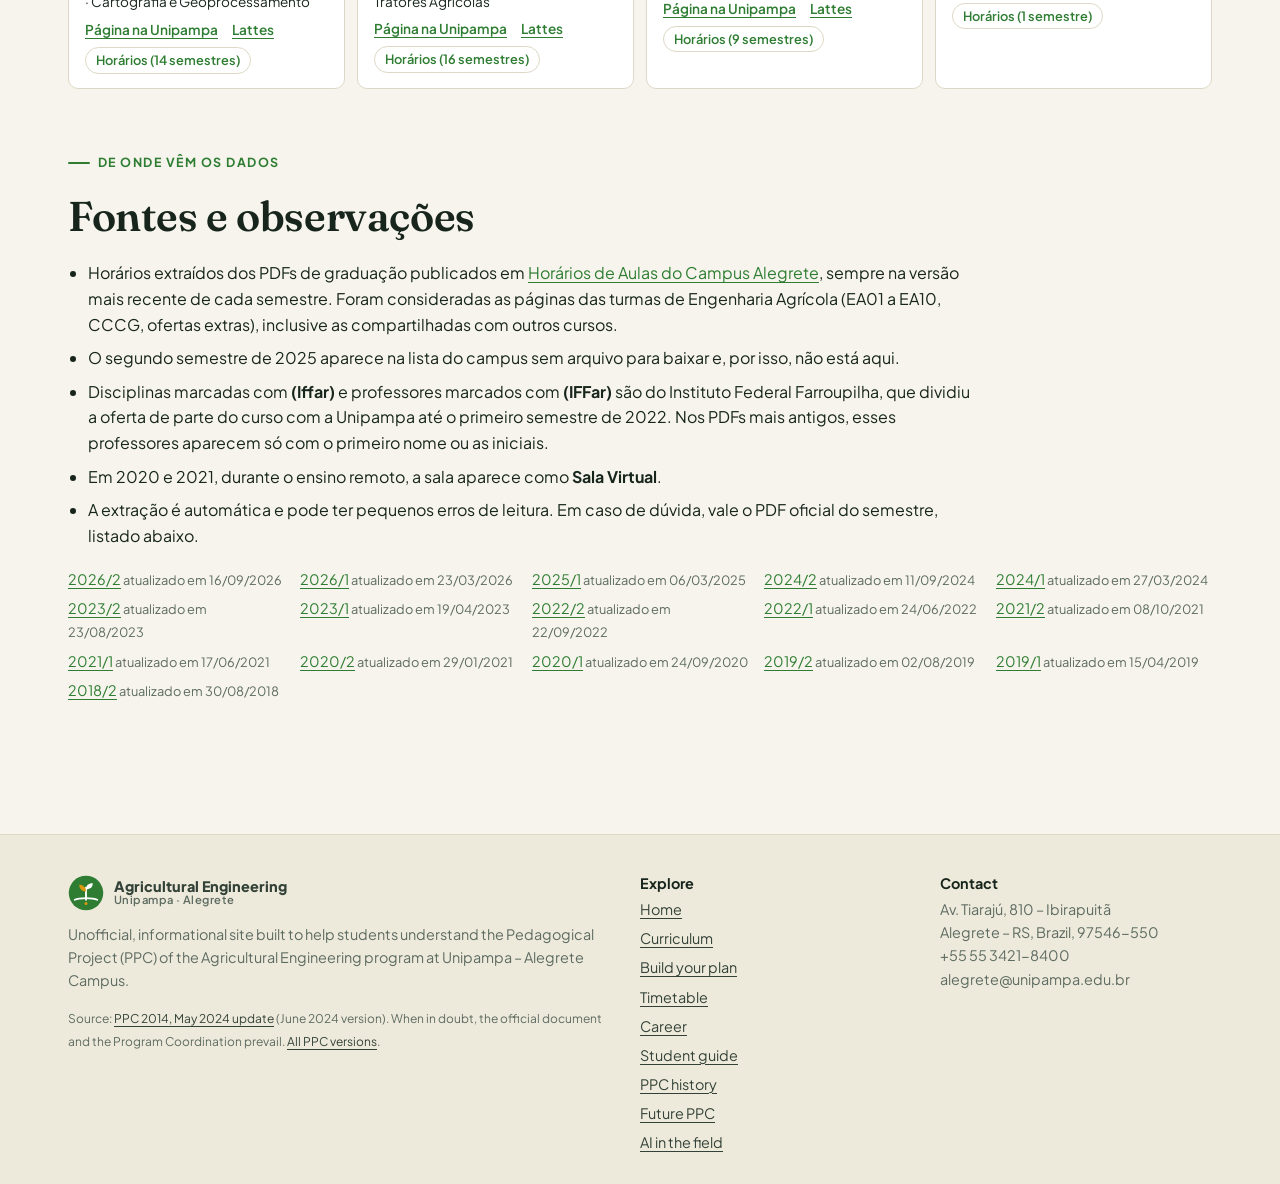
<file: agenda.html>
<!doctype html>
<html lang="pt-BR">
<head>
  <meta charset="utf-8">
  <meta name="viewport" content="width=device-width, initial-scale=1">
  <title>Horários e agenda · Engenharia Agrícola Unipampa</title>
  <meta name="robots" content="noindex">
  <link rel="canonical" href="horarios.html#agenda">
  <!-- A agenda agora faz parte de horarios.html. Links antigos (?t=2026.2&s=...) viram ?t=2026.2&a=... -->
  <script>
    (function () {
      var p = new URLSearchParams(location.search);
      if (p.has('s')) { p.set('a', p.get('s')); p.delete('s'); }
      var q = p.toString();
      location.replace('horarios.html' + (q ? '?' + q : '') + '#agenda');
    })();
  </script>
  <meta http-equiv="refresh" content="0; url=horarios.html#agenda">
</head>
<body>
  <p>A agenda agora fica na página <a href="horarios.html#agenda">Horários</a>.</p>
</body>
</html>
</file>
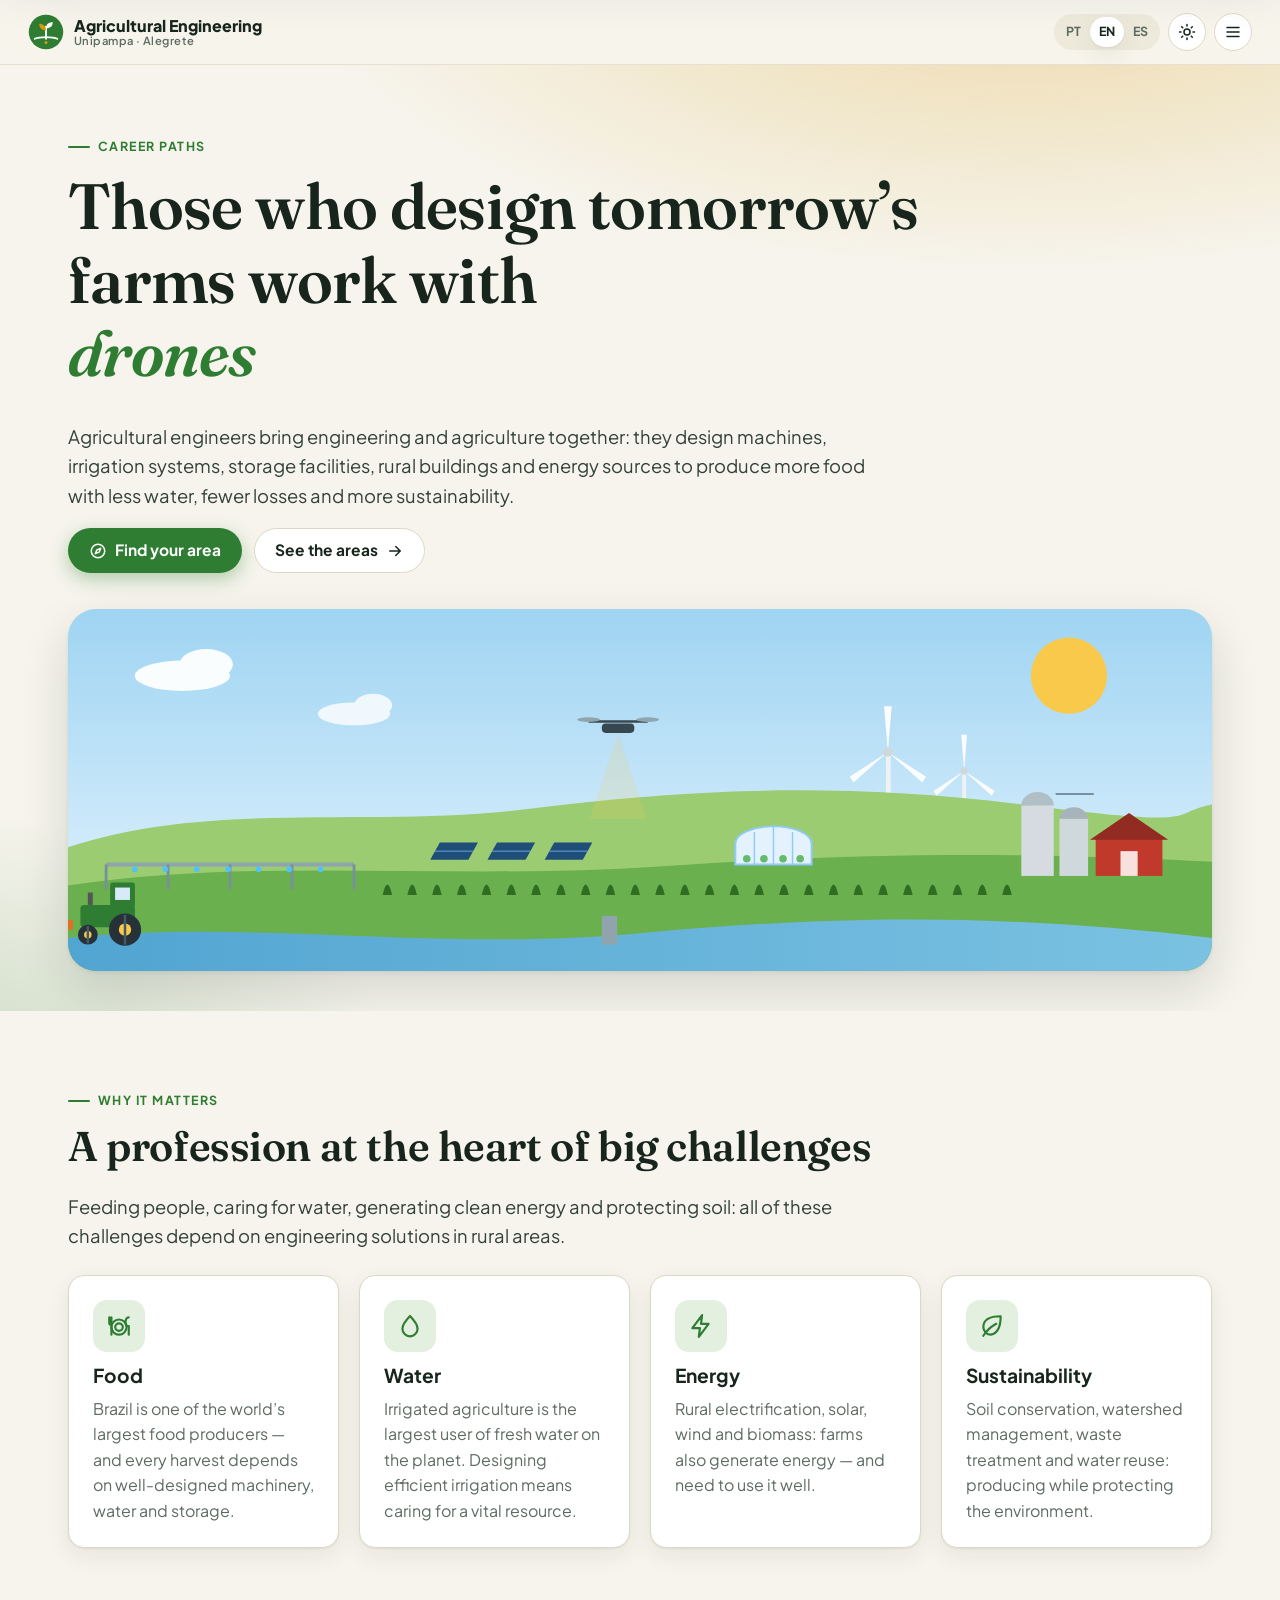
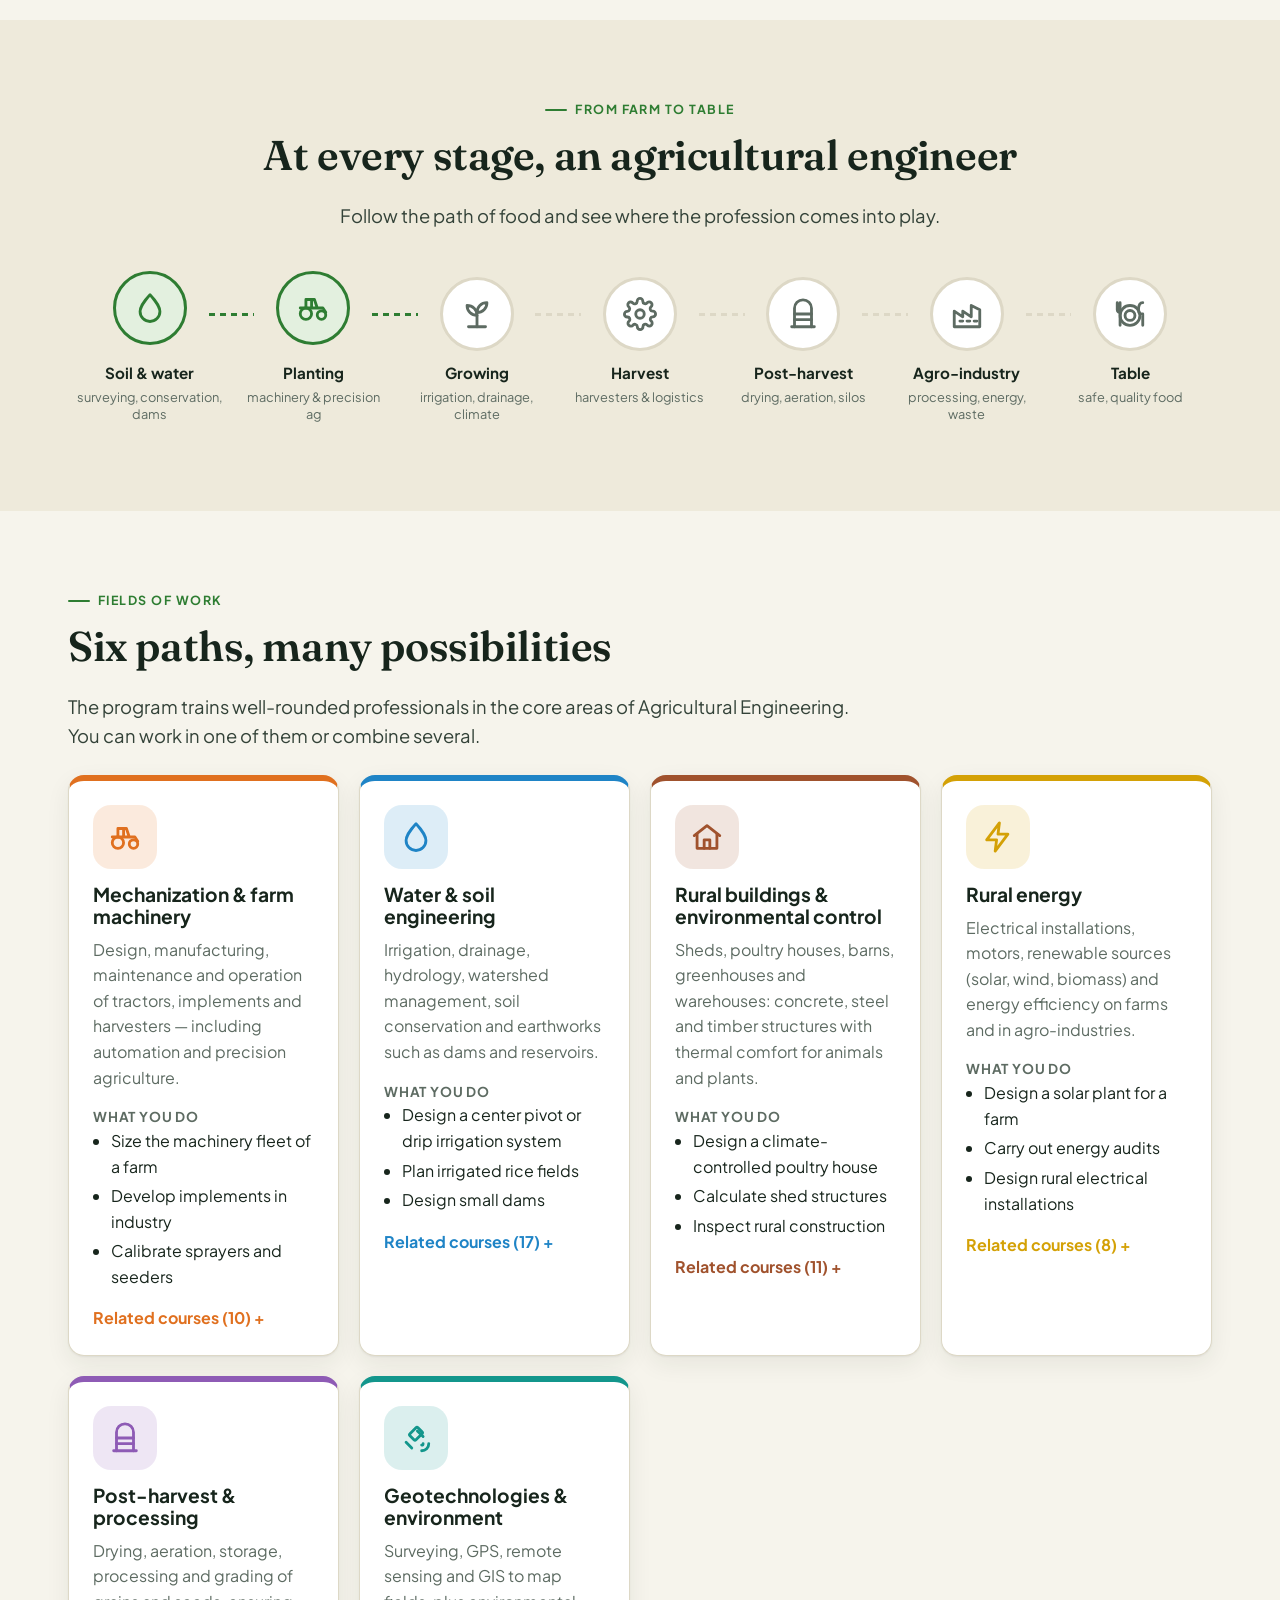
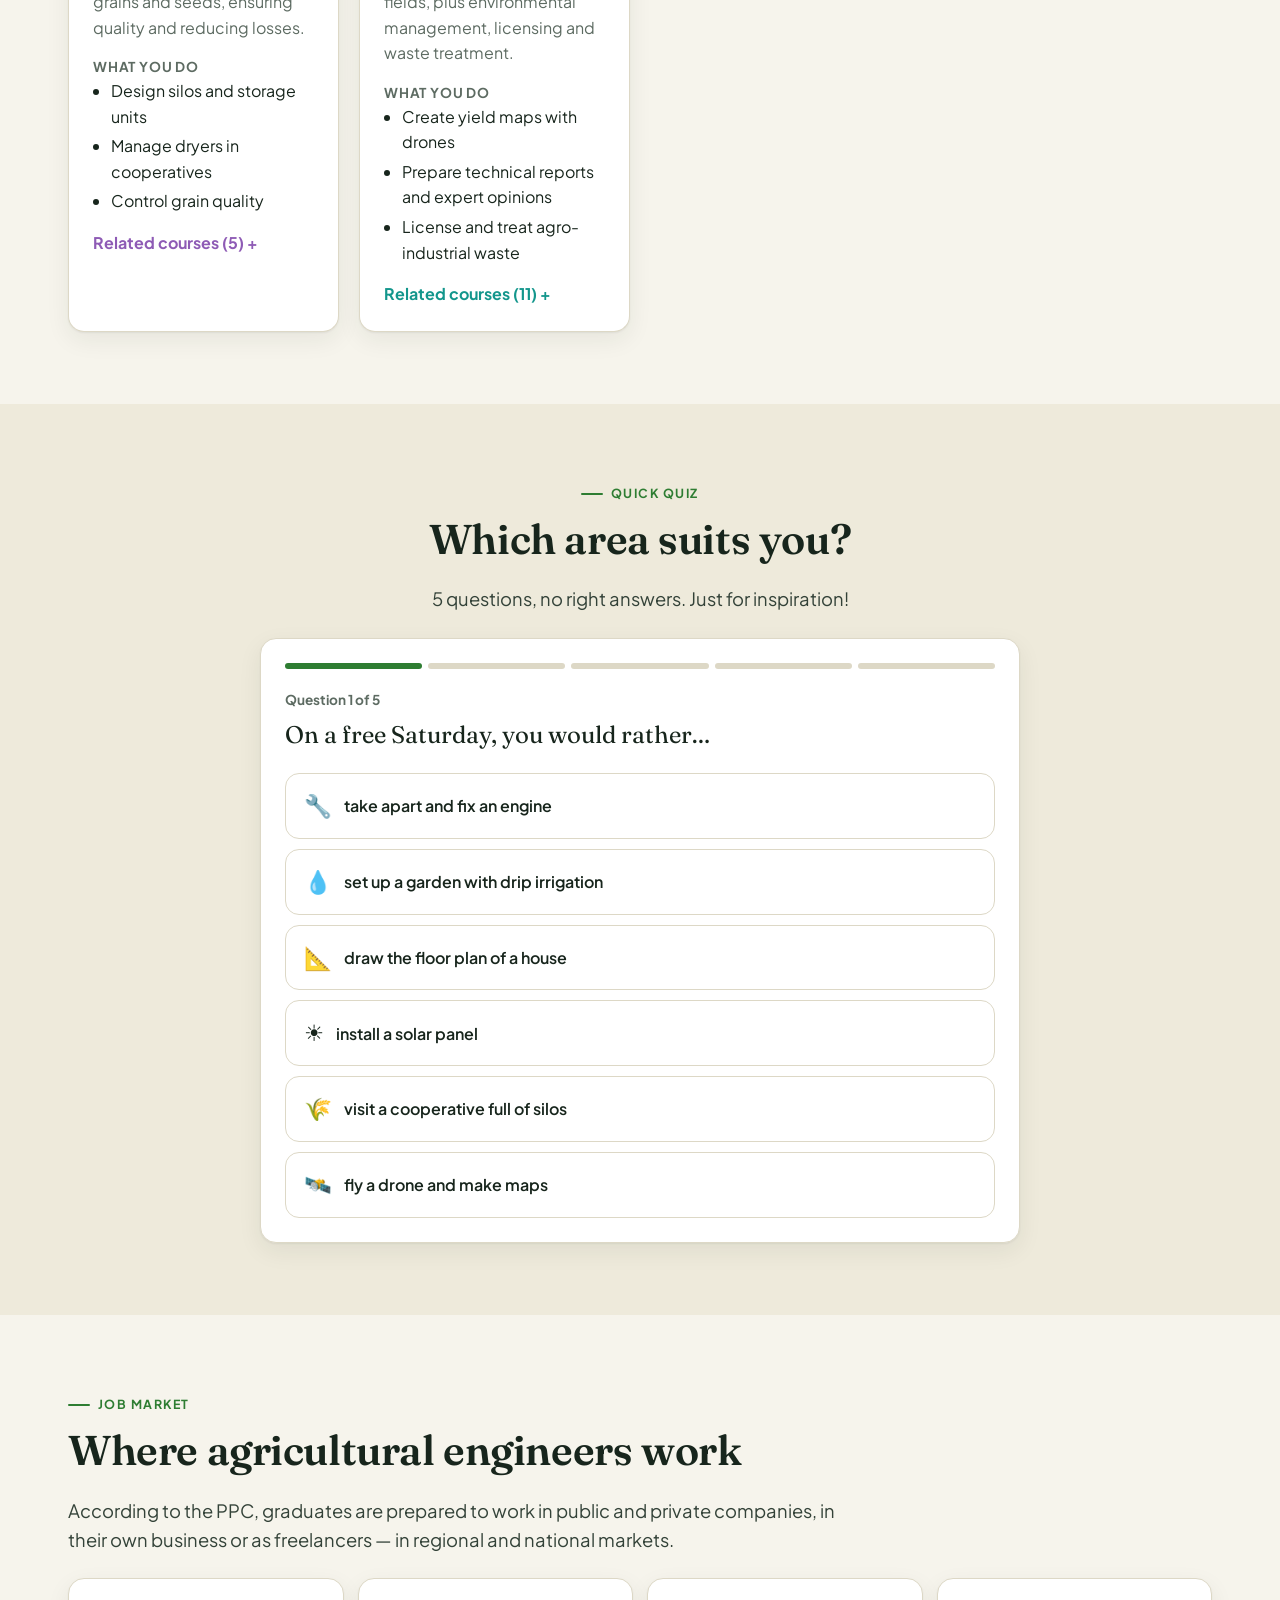
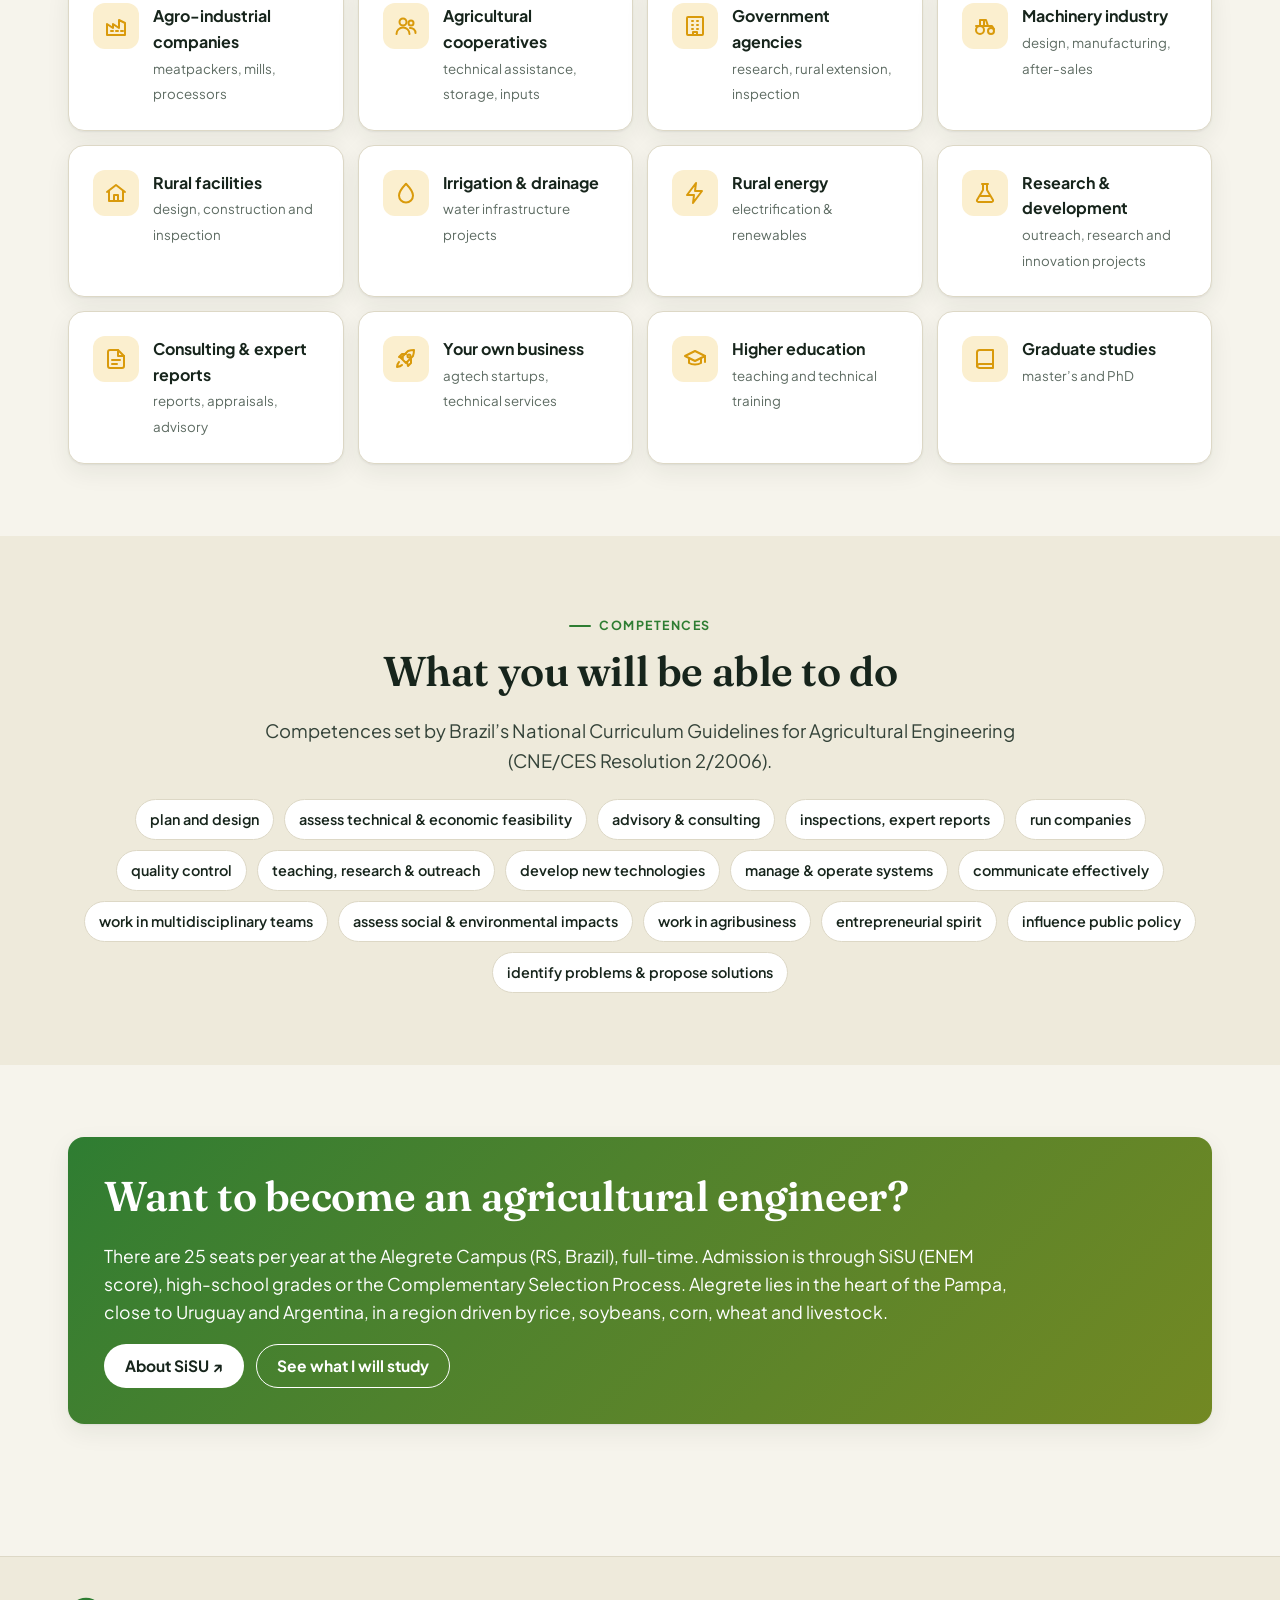
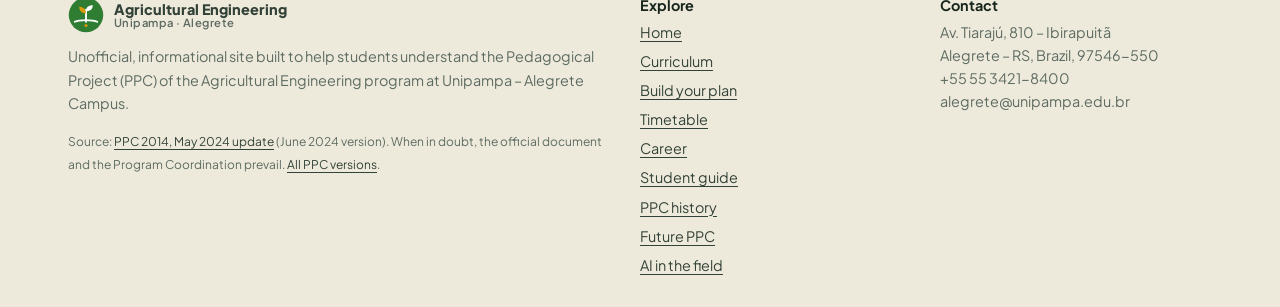
<file: carreira.html>
<!doctype html>
<html lang="pt-BR">
<head>
  <meta charset="utf-8">
  <meta name="viewport" content="width=device-width, initial-scale=1">
  <title>Carreira · Engenharia Agrícola Unipampa</title>
  <meta name="description" content="Campos de atuação do Engenheiro Agrícola: máquinas, irrigação, construções rurais, energia, pós-colheita e geotecnologias. Descubra qual área combina com você.">
  <link rel="preconnect" href="https://fonts.googleapis.com">
  <link rel="preconnect" href="https://fonts.gstatic.com" crossorigin>
  <link href="https://fonts.googleapis.com/css2?family=Fraunces:ital,opsz,wght@0,9..144,500;0,9..144,600;1,9..144,500&family=Plus+Jakarta+Sans:wght@400;500;600;700;800&display=swap" rel="stylesheet">
  <link rel="stylesheet" href="assets/css/style.css">
  <link rel="icon" href="assets/img/favicon.svg" type="image/svg+xml">
</head>
<body data-title-key="cr.title">
  <header id="site-header"></header>
  <main>
    <section class="career-hero">
      <div class="container">
        <div class="reveal" style="max-width:880px">
          <span class="eyebrow" data-i18n="cr.eyebrow"></span>
          <h1><span data-i18n="cr.h1a"></span><br><span class="rotator" id="rotator" aria-live="polite"></span></h1>
          <p class="lead" data-i18n="cr.lead"></p>
          <div class="btn-row">
            <a class="btn btn-primary" href="#quiz"><span data-icon="compass"></span><span data-i18n="cr.cta.quiz"></span></a>
            <a class="btn btn-ghost" href="#areas"><span data-i18n="cr.cta.areas"></span><span data-icon="arrow"></span></a>
          </div>
        </div>
        <div class="field-scene reveal" data-delay="2" aria-hidden="true">
          <svg viewBox="0 0 1200 380" preserveAspectRatio="xMidYMid slice">
            <defs>
              <linearGradient id="sky" x1="0" y1="0" x2="0" y2="1"><stop offset="0" stop-color="#9fd4f2"/><stop offset="1" stop-color="#e9f6ff"/></linearGradient>
              <linearGradient id="river" x1="0" y1="0" x2="1" y2="0"><stop offset="0" stop-color="#4fa3e0"/><stop offset="1" stop-color="#7cc4f2"/></linearGradient>
            </defs>
            <rect width="1200" height="380" fill="url(#sky)"/>
            <circle class="sun" cx="1050" cy="70" r="40" fill="#f8c94a"/>
            <g class="cloud" opacity=".95"><ellipse cx="120" cy="70" rx="50" ry="16" fill="#fff"/><ellipse cx="145" cy="58" rx="28" ry="16" fill="#fff"/></g>
            <g class="cloud c2" opacity=".8"><ellipse cx="300" cy="110" rx="38" ry="12" fill="#fff"/><ellipse cx="320" cy="101" rx="20" ry="12" fill="#fff"/></g>
            <!-- wind turbines -->
            <g transform="translate(860 150)"><rect x="-2" width="5" height="110" fill="#eef2f4"/><g class="blade"><path d="M0 0 L-4 -48 L4 -48 Z M0 0 L40 26 L36 32 Z M0 0 L-40 26 L-36 32 Z" fill="#fbfcfd"/><circle r="5" fill="#cfd8dc"/></g></g>
            <g transform="translate(940 170)"><rect x="-2" width="4" height="90" fill="#eef2f4"/><g class="blade" style="animation-duration:8s"><path d="M0 0 L-3 -38 L3 -38 Z M0 0 L32 21 L29 26 Z M0 0 L-32 21 L-29 26 Z" fill="#fbfcfd"/><circle r="4" fill="#cfd8dc"/></g></g>
            <!-- hills -->
            <path d="M0 250 C 150 200, 320 230, 480 210 S 800 180, 1000 205 S 1150 215, 1200 205 V380 H0 Z" fill="#9ccc72"/>
            <path d="M0 290 C 200 260, 400 285, 620 270 S 1000 255, 1200 265 V380 H0 Z" fill="#6bb04f"/>
            <!-- river -->
            <path d="M0 345 C 200 325, 380 360, 600 340 S 980 320, 1200 345 V380 H0 Z" fill="url(#river)" opacity=".9"/>
            <!-- dam -->
            <rect x="560" y="322" width="16" height="30" fill="#90a4ae"/>
            <!-- greenhouse -->
            <g transform="translate(700 228)"><path d="M0 40 V18 a40 18 0 0 1 80 0 V40 Z" fill="#e3f2fd" stroke="#90caf9" stroke-width="2"/><path d="M20 40V6M40 40V0M60 40V6" stroke="#90caf9" stroke-width="1.5"/><g fill="#66bb6a"><circle cx="12" cy="34" r="4"/><circle cx="30" cy="34" r="4"/><circle cx="50" cy="34" r="4"/><circle cx="68" cy="34" r="4"/></g></g>
            <!-- silos & barn -->
            <g transform="translate(1000 190)">
              <rect x="0" y="16" width="34" height="74" fill="#d5dbe0"/><path d="M0 16 a17 14 0 0 1 34 0" fill="#b0bec5"/>
              <rect x="40" y="30" width="30" height="60" fill="#cfd8dc"/><path d="M40 30 a15 12 0 0 1 30 0" fill="#a7b4bb"/>
              <path d="M36 4 h40" stroke="#78909c" stroke-width="2"/>
              <rect x="78" y="50" width="70" height="40" fill="#c0392b"/><path d="M72 52 L113 24 L154 52 Z" fill="#922b21"/><rect x="104" y="64" width="18" height="26" fill="#fff" opacity=".85"/>
            </g>
            <!-- solar farm -->
            <g transform="translate(380 245)">
              <g><path d="M0 18 L10 0 H50 L40 18 Z" fill="#1f4e79"/><path d="M5 9 H45" stroke="#6fa8dc"/></g>
              <g transform="translate(60 0)"><path d="M0 18 L10 0 H50 L40 18 Z" fill="#1f4e79"/><path d="M5 9 H45" stroke="#6fa8dc"/></g>
              <g transform="translate(120 0)"><path d="M0 18 L10 0 H50 L40 18 Z" fill="#1f4e79"/><path d="M5 9 H45" stroke="#6fa8dc"/></g>
            </g>
            <!-- irrigation pivot -->
            <g transform="translate(40 268)">
              <line x1="0" y1="0" x2="260" y2="0" stroke="#90a4ae" stroke-width="4"/>
              <path d="M0 0V26M65 0V26M130 0V26M195 0V26M260 0V26" stroke="#78909c" stroke-width="3"/>
              <g fill="#4fc3f7"><circle class="drop" cx="30" cy="5" r="3"/><circle class="drop d2" cx="95" cy="5" r="3"/><circle class="drop d3" cx="160" cy="5" r="3"/><circle class="drop d2" cx="225" cy="5" r="3"/><circle class="drop" cx="62" cy="5" r="3"/><circle class="drop d3" cx="128" cy="5" r="3"/><circle class="drop" cx="192" cy="5" r="3"/></g>
            </g>
            <!-- crops -->
            <g id="crops" fill="#2f6e22"></g>
            <!-- drone -->
            <g class="drone"><g transform="translate(560 120)">
              <rect x="0" y="0" width="34" height="10" rx="4" fill="#37474f"/><line x1="-14" y1="-2" x2="48" y2="-2" stroke="#37474f" stroke-width="2.5"/>
              <ellipse cx="-14" cy="-4" rx="12" ry="2.5" fill="#90a4ae"/><ellipse cx="48" cy="-4" rx="12" ry="2.5" fill="#90a4ae"/>
              <path d="M17 10 l-30 90 h60 Z" fill="#f8c94a" opacity=".16"/>
            </g></g>
            <!-- tractor -->
            <g class="tractor" style="animation-duration:22s"><g transform="translate(0 300) scale(1.3)">
              <rect x="10" y="8" width="44" height="18" rx="3" fill="#2e7d32"/>
              <rect x="34" y="-10" width="20" height="20" rx="2" fill="#2e7d32"/><rect x="38" y="-6" width="12" height="10" fill="#d6eaf8"/>
              <rect x="16" y="-2" width="4" height="10" fill="#555"/>
              <g class="wheel"><circle cx="46" cy="28" r="13" fill="#263238"/><circle cx="46" cy="28" r="5" fill="#f8c94a"/><rect x="45" y="16" width="2" height="24" fill="#455a64"/></g>
              <g class="wheel"><circle cx="16" cy="32" r="8" fill="#263238"/><circle cx="16" cy="32" r="3" fill="#f8c94a"/><rect x="15" y="25" width="2" height="14" fill="#455a64"/></g>
              <rect x="-26" y="20" width="30" height="8" fill="#e0701f"/><path d="M-26 28 l-4 8 M-16 28 l-4 8 M-6 28 l-4 8" stroke="#555" stroke-width="2"/>
            </g></g>
          </svg>
        </div>
      </div>
    </section>

    <!-- WHY -->
    <section class="section">
      <div class="container">
        <div class="reveal">
          <span class="eyebrow" data-i18n="cr.w.eyebrow"></span>
          <h2 data-i18n="cr.w.h2"></h2>
          <p class="lead" data-i18n="cr.w.lead"></p>
        </div>
        <div class="grid grid-4" id="why" style="margin-top:24px"></div>
      </div>
    </section>

    <!-- CHAIN -->
    <section class="section" style="background:var(--bg-2)">
      <div class="container">
        <div class="center reveal">
          <span class="eyebrow" data-i18n="cr.c.eyebrow"></span>
          <h2 data-i18n="cr.c.h2"></h2>
          <p class="lead" data-i18n="cr.c.lead"></p>
        </div>
        <div class="chain" id="chain"></div>
      </div>
    </section>

    <!-- AREAS -->
    <section class="section" id="areas">
      <div class="container">
        <div class="reveal">
          <span class="eyebrow" data-i18n="cr.a.eyebrow"></span>
          <h2 data-i18n="cr.a.h2"></h2>
          <p class="lead" data-i18n="cr.a.lead"></p>
        </div>
        <div class="grid grid-3" id="area-cards" style="margin-top:24px"></div>
      </div>
    </section>

    <!-- QUIZ -->
    <section class="section" id="quiz" style="background:var(--bg-2)">
      <div class="container">
        <div class="center reveal">
          <span class="eyebrow" data-i18n="cr.q.eyebrow"></span>
          <h2 data-i18n="cr.q.h2"></h2>
          <p class="lead" data-i18n="cr.q.lead"></p>
        </div>
        <div class="card quiz" id="quiz-box" style="margin-top:24px"></div>
      </div>
    </section>

    <!-- WHERE -->
    <section class="section">
      <div class="container">
        <div class="reveal">
          <span class="eyebrow" data-i18n="cr.e.eyebrow"></span>
          <h2 data-i18n="cr.e.h2"></h2>
          <p class="lead" data-i18n="cr.e.lead"></p>
        </div>
        <div class="employers" id="employers" style="margin-top:24px"></div>
      </div>
    </section>

    <!-- SKILLS -->
    <section class="section" style="background:var(--bg-2)">
      <div class="container center">
        <div class="reveal">
          <span class="eyebrow" data-i18n="cr.s.eyebrow"></span>
          <h2 data-i18n="cr.s.h2"></h2>
          <p class="lead" data-i18n="cr.s.lead"></p>
        </div>
        <div class="skills-cloud reveal" id="skills" style="margin-top:24px"></div>
      </div>
    </section>

    <!-- JOIN -->
    <section class="section">
      <div class="container">
        <div class="card reveal" style="padding:36px;background:linear-gradient(135deg,var(--brand),color-mix(in srgb,var(--brand) 60%,var(--gold)));color:var(--brand-ink);border:0">
          <h2 data-i18n="cr.j.h2"></h2>
          <p style="font-size:1.1rem;max-width:70ch" data-i18n="cr.j.p"></p>
          <div class="btn-row">
            <a class="btn" style="background:var(--surface);color:var(--ink)" href="https://sisu.mec.gov.br/" target="_blank" rel="noopener" data-i18n="cr.j.sisu"></a>
            <a class="btn" style="background:transparent;color:inherit;border-color:currentColor" href="matriz.html" data-i18n="cr.j.matrix"></a>
          </div>
        </div>
      </div>
    </section>
  </main>
  <footer id="site-footer"></footer>
  <script src="data/courses.js"></script>
  <script src="assets/js/app.js"></script>
  <script src="assets/js/carreira.js"></script>
</body>
</html>
</file>
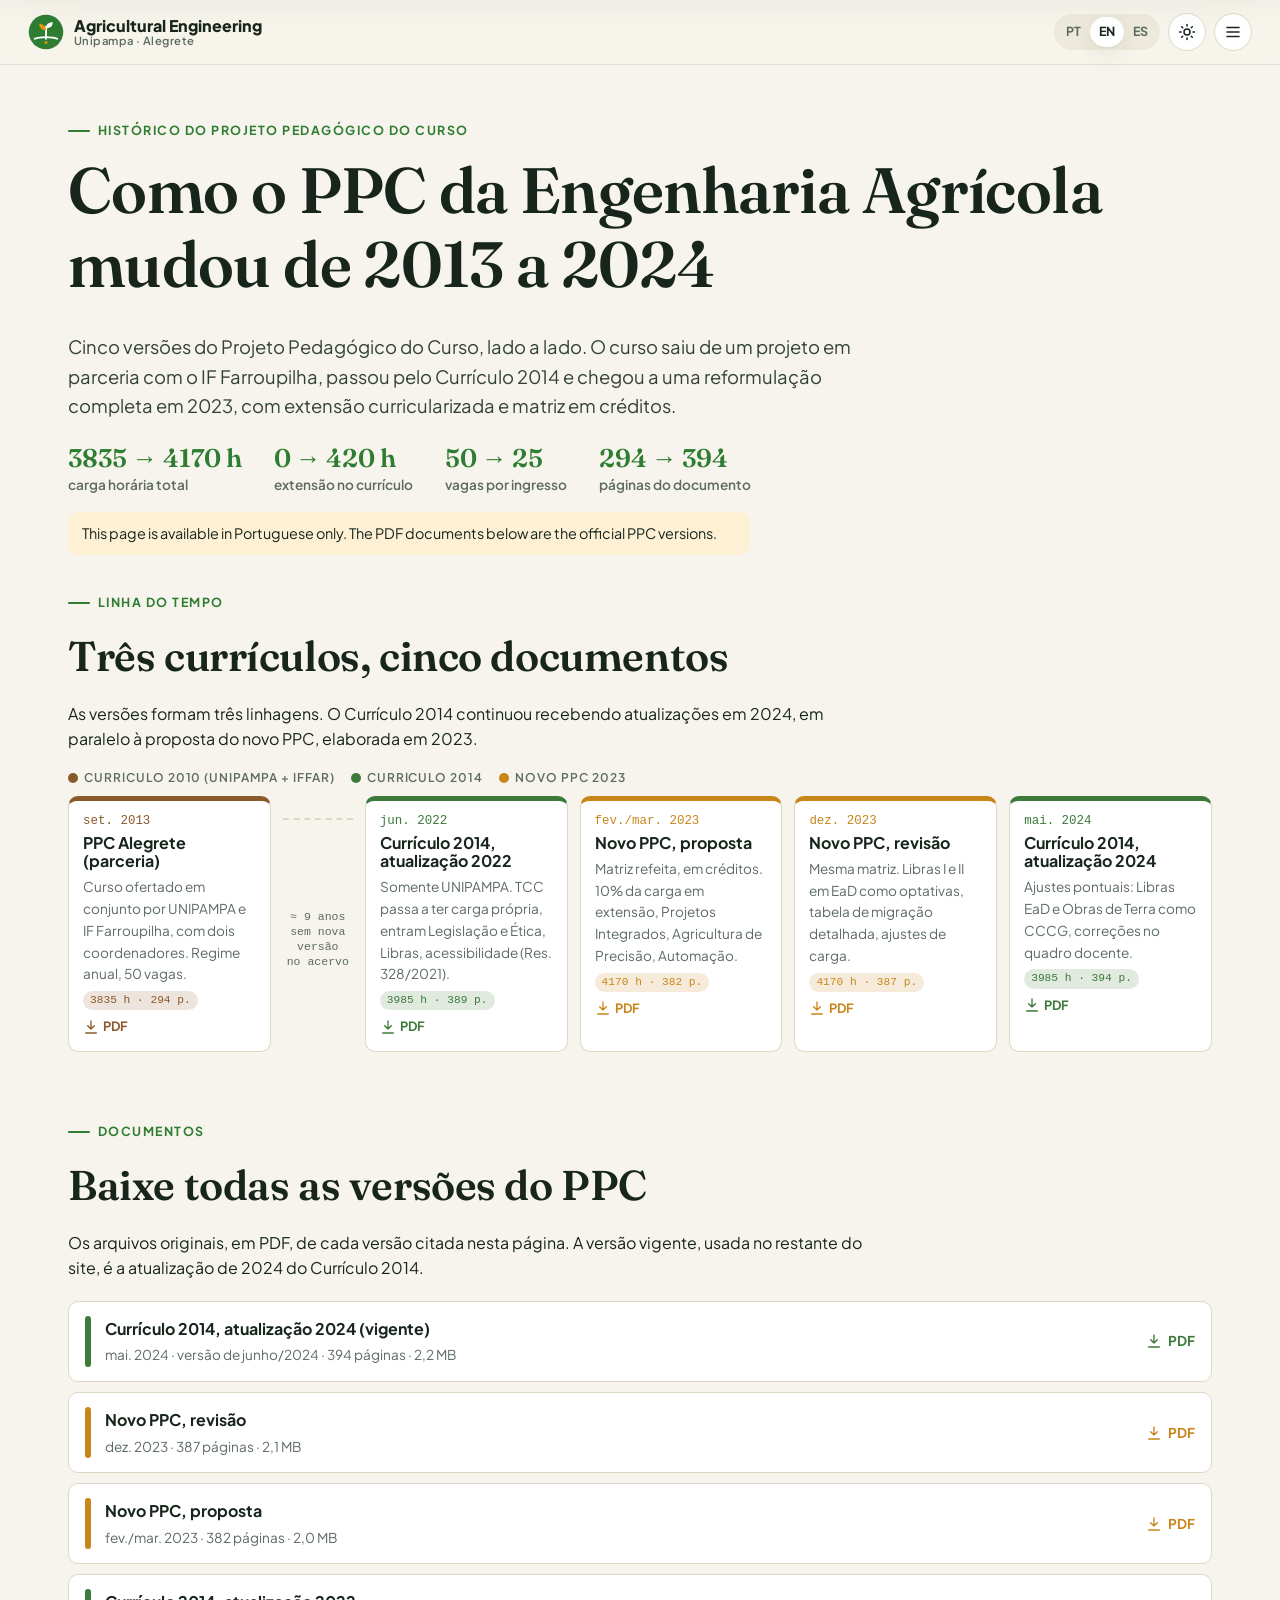
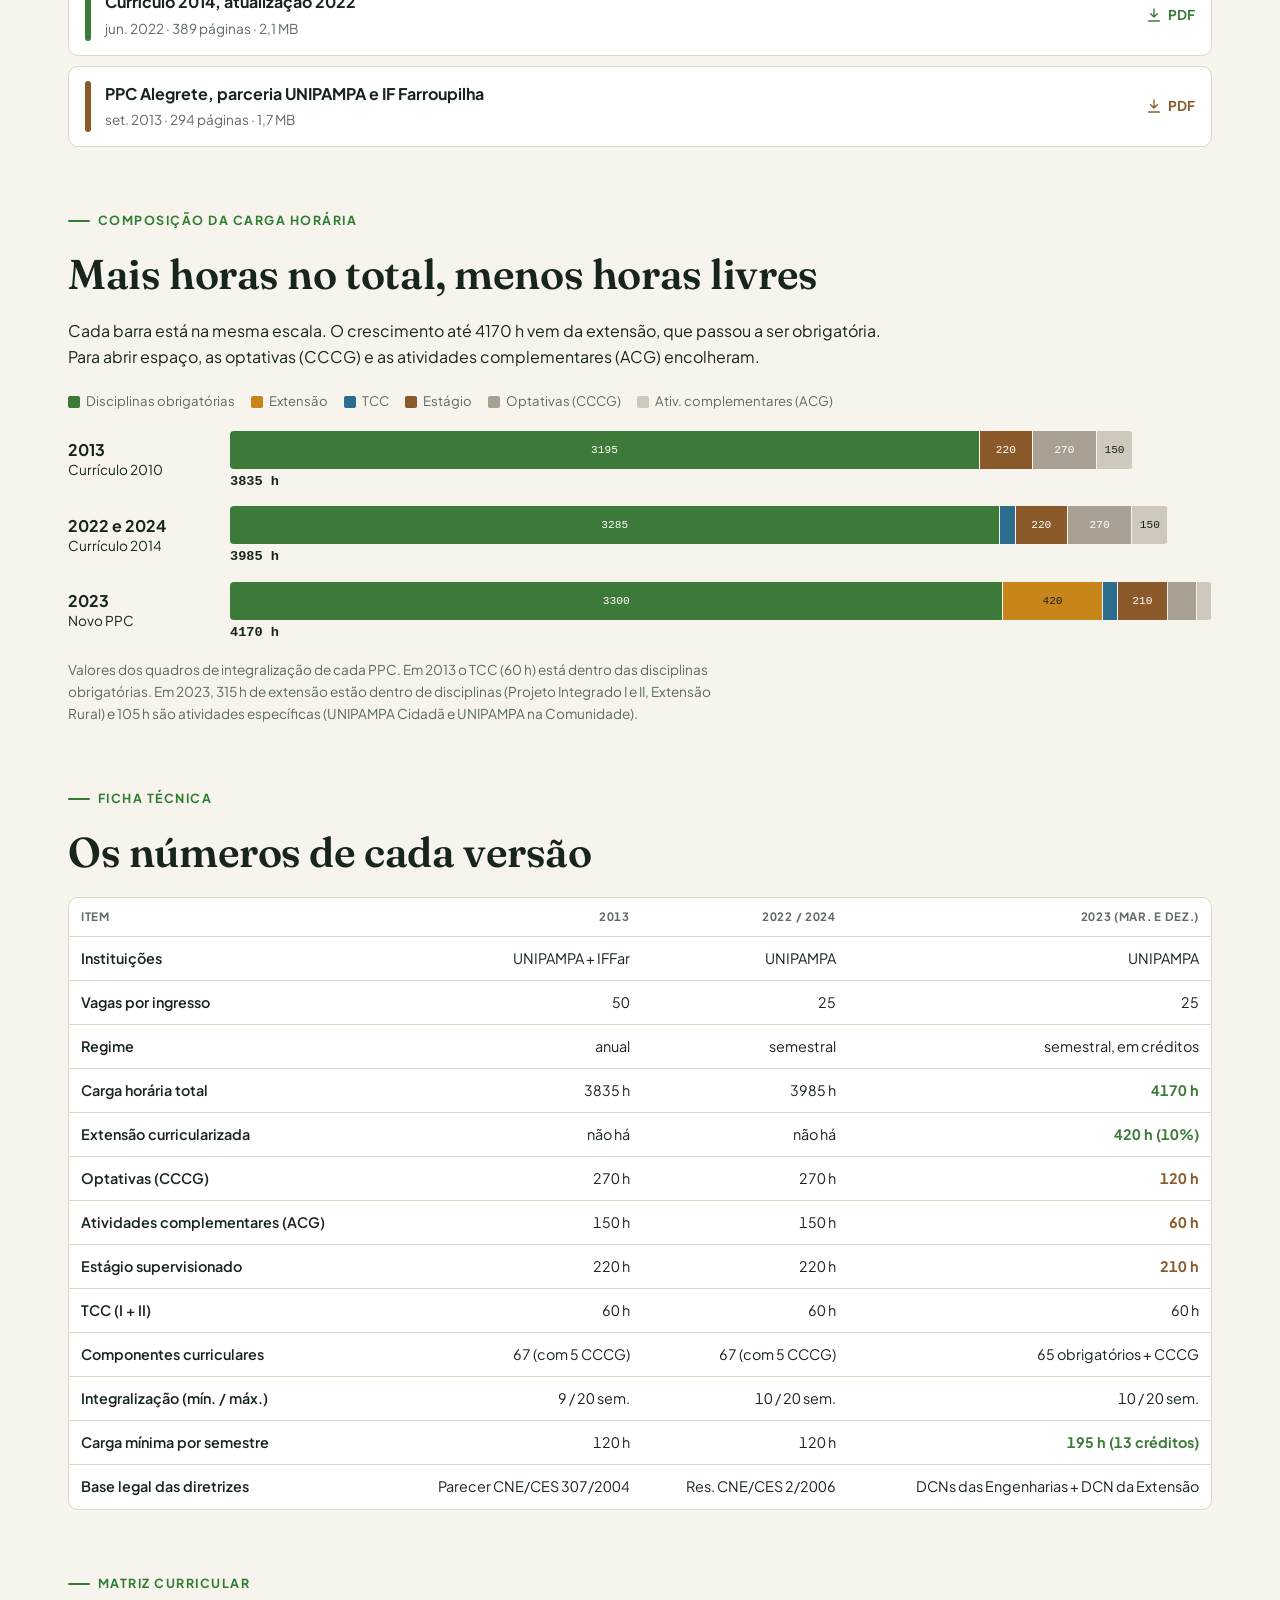
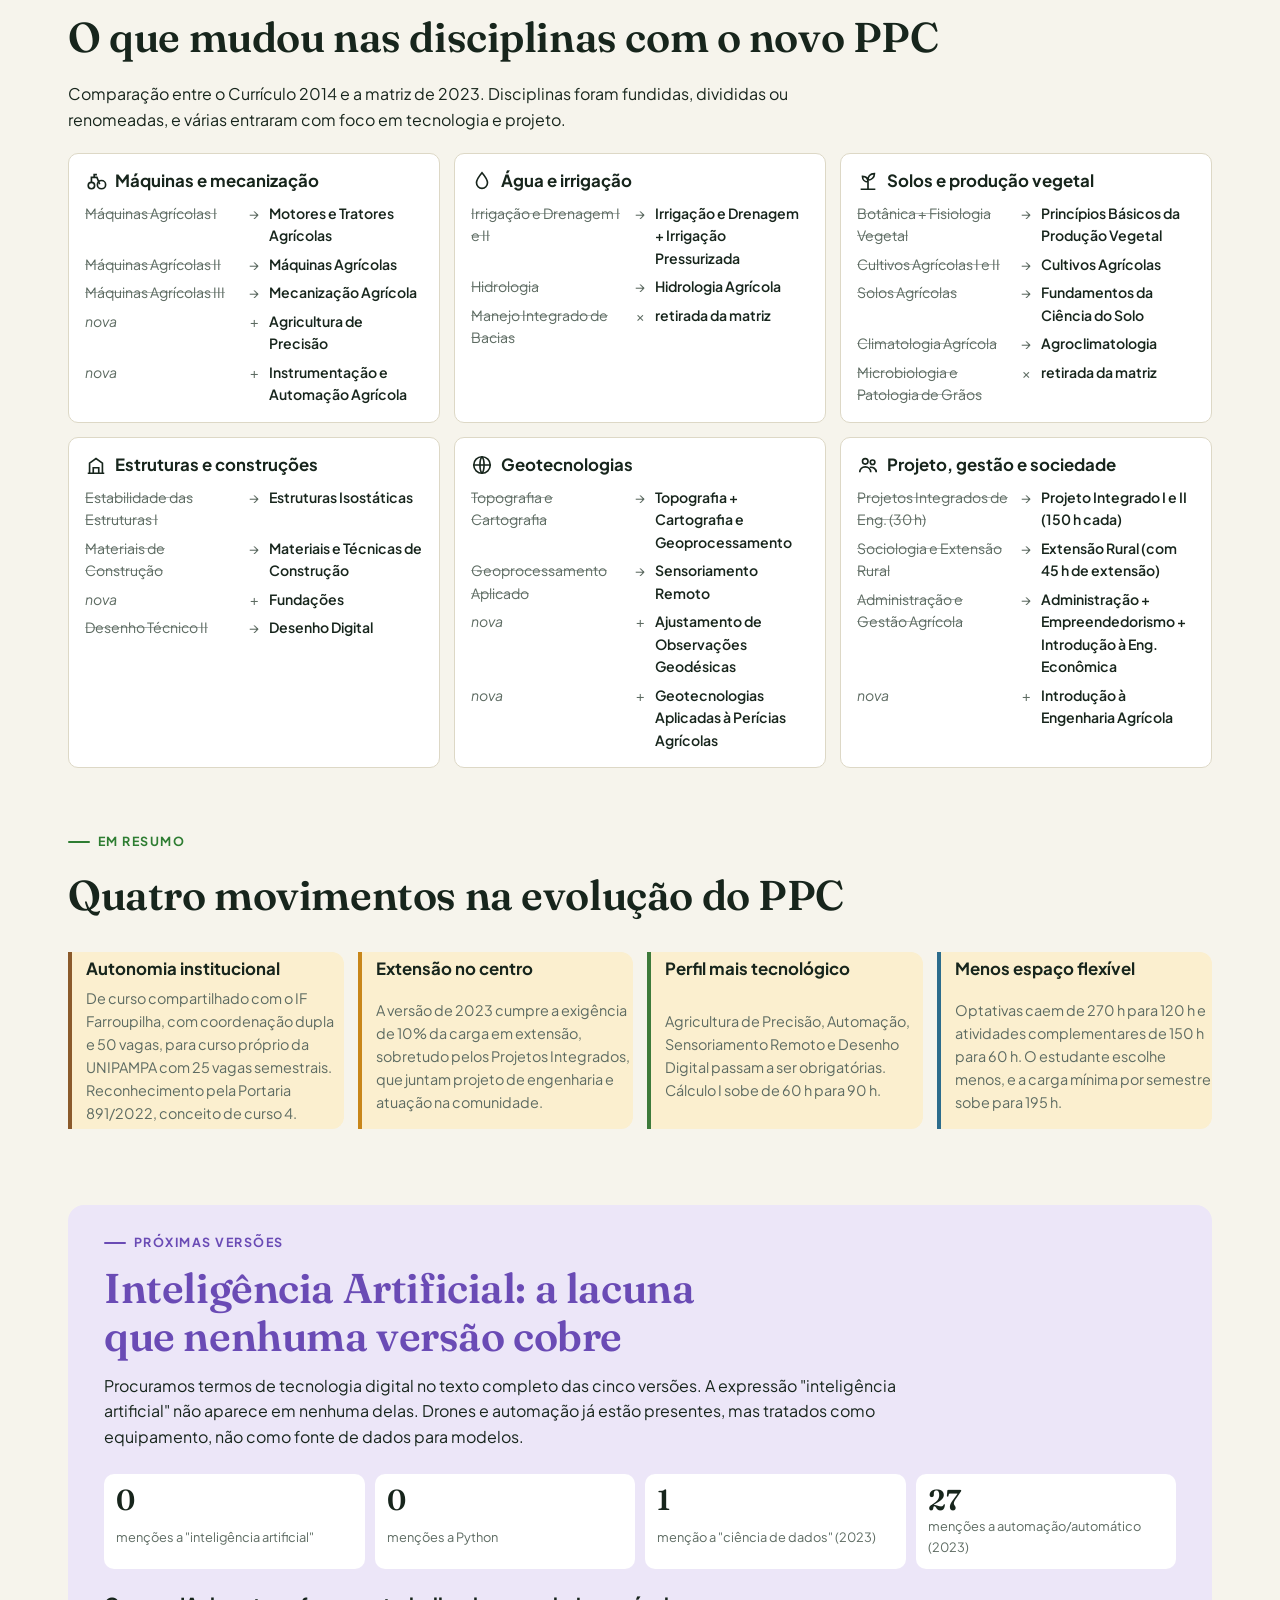
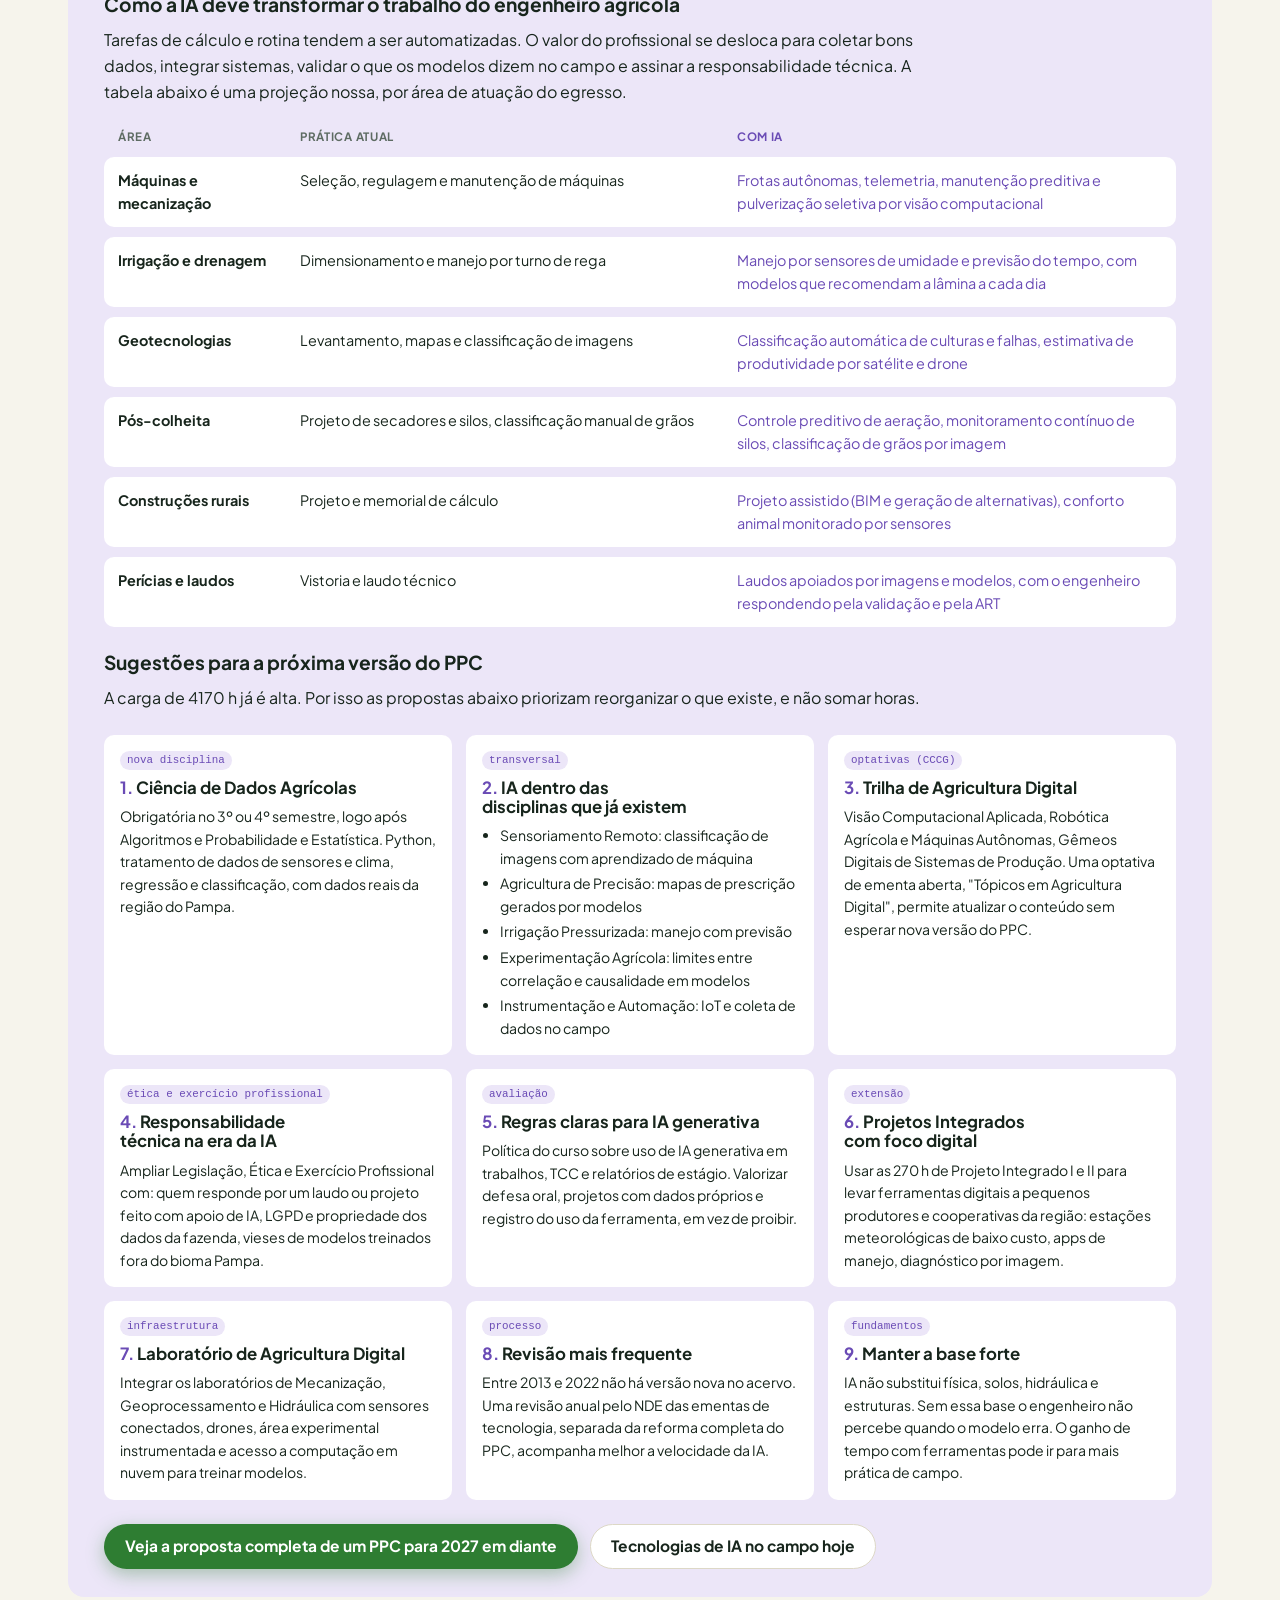
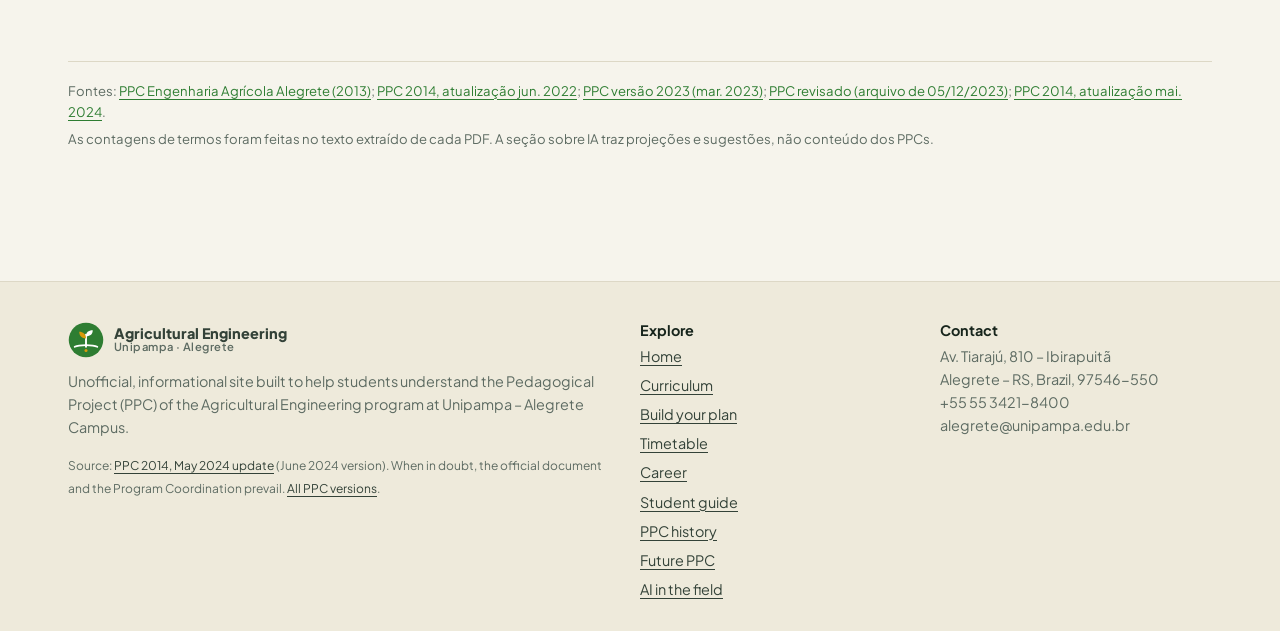
<file: evolucao.html>
<!doctype html>
<html lang="pt-BR">
<head>
  <meta charset="utf-8">
  <meta name="viewport" content="width=device-width, initial-scale=1">
  <title>Evolução do PPC · Engenharia Agrícola Unipampa</title>
  <meta name="description" content="Como o PPC de Engenharia Agrícola da Unipampa mudou de 2013 a 2024: linha do tempo das cinco versões, cargas horárias, disciplinas, PDFs de todas as versões e sugestões sobre inteligência artificial.">
  <link rel="preconnect" href="https://fonts.googleapis.com">
  <link rel="preconnect" href="https://fonts.gstatic.com" crossorigin>
  <link href="https://fonts.googleapis.com/css2?family=Fraunces:ital,opsz,wght@0,9..144,500;0,9..144,600;1,9..144,500&family=Plus+Jakarta+Sans:wght@400;500;600;700;800&display=swap" rel="stylesheet">
  <link rel="stylesheet" href="assets/css/style.css">
  <link rel="stylesheet" href="assets/css/evolucao.css">
  <link rel="icon" href="assets/img/favicon.svg" type="image/svg+xml">
</head>
<body data-title-key="ev.title">
  <header id="site-header"></header>
  <main>
    <section class="page-head">
      <div class="container reveal">
        <span class="eyebrow">Histórico do Projeto Pedagógico do Curso</span>
        <h1>Como o PPC da Engenharia Agrícola mudou de 2013 a 2024</h1>
        <p class="lead">Cinco versões do Projeto Pedagógico do Curso, lado a lado. O curso saiu de um projeto em parceria com o IF Farroupilha, passou pelo Currículo 2014 e chegou a uma reformulação completa em 2023, com extensão curricularizada e matriz em créditos.</p>
        <div class="evo-facts">
          <div><b>3835 → 4170 h</b><span>carga horária total</span></div>
          <div><b>0 → 420 h</b><span>extensão no currículo</span></div>
          <div><b>50 → 25</b><span>vagas por ingresso</span></div>
          <div><b>294 → 394</b><span>páginas do documento</span></div>
        </div>
        <p class="evo-langnote" data-i18n="ev.langnote"></p>
      </div>
    </section>

    <div class="container evo">
      <!-- LINHA DO TEMPO -->
      <section class="reveal">
        <span class="eyebrow">Linha do tempo</span>
        <h2>Três currículos, cinco documentos</h2>
        <p>As versões formam três linhagens. O Currículo 2014 continuou recebendo atualizações em 2024, em paralelo à proposta do novo PPC, elaborada em 2023.</p>
        <div class="lanes">
          <div class="timeline">
            <div class="lane-label">
              <span><i style="background:var(--soil)"></i>Currículo 2010 (UNIPAMPA + IFFar)</span>
              <span><i style="background:var(--field)"></i>Currículo 2014</span>
              <span><i style="background:var(--sun)"></i>Novo PPC 2023</span>
            </div>
            <article class="ver v-old">
              <span class="date">set. 2013</span>
              <h3>PPC Alegrete (parceria)</h3>
              <p>Curso ofertado em conjunto por UNIPAMPA e IF Farroupilha, com dois coordenadores. Regime anual, 50 vagas.</p>
              <span class="pill num">3835 h · 294 p.</span>
              <a class="pdf" href="ppc/ppc_engenharia_agricola_2013.pdf"><span data-icon="download"></span>PDF</a>
            </article>
            <div class="gap">≈ 9 anos<br>sem nova versão<br>no acervo</div>
            <article class="ver v-14">
              <span class="date">jun. 2022</span>
              <h3>Currículo 2014, atualização 2022</h3>
              <p>Somente UNIPAMPA. TCC passa a ter carga própria, entram Legislação e Ética, Libras, acessibilidade (Res. 328/2021).</p>
              <span class="pill num">3985 h · 389 p.</span>
              <a class="pdf" href="ppc/ppc_engenharia_agricola_2022.pdf"><span data-icon="download"></span>PDF</a>
            </article>
            <article class="ver v-new">
              <span class="date">fev./mar. 2023</span>
              <h3>Novo PPC, proposta</h3>
              <p>Matriz refeita, em créditos. 10% da carga em extensão, Projetos Integrados, Agricultura de Precisão, Automação.</p>
              <span class="pill num">4170 h · 382 p.</span>
              <a class="pdf" href="ppc/ppc_engenharia_agricola_2023_03.pdf"><span data-icon="download"></span>PDF</a>
            </article>
            <article class="ver v-new">
              <span class="date">dez. 2023</span>
              <h3>Novo PPC, revisão</h3>
              <p>Mesma matriz. Libras I e II em EaD como optativas, tabela de migração detalhada, ajustes de carga.</p>
              <span class="pill num">4170 h · 387 p.</span>
              <a class="pdf" href="ppc/ppc_engenharia_agricola_2023_12.pdf"><span data-icon="download"></span>PDF</a>
            </article>
            <article class="ver v-14">
              <span class="date">mai. 2024</span>
              <h3>Currículo 2014, atualização 2024</h3>
              <p>Ajustes pontuais: Libras EaD e Obras de Terra como CCCG, correções no quadro docente.</p>
              <span class="pill num">3985 h · 394 p.</span>
              <a class="pdf" href="ppc/ppc_engenharia_agricola_2024.pdf"><span data-icon="download"></span>PDF</a>
            </article>
          </div>
        </div>
      </section>

      <!-- DOCUMENTOS -->
      <section class="reveal" id="documentos">
        <span class="eyebrow">Documentos</span>
        <h2>Baixe todas as versões do PPC</h2>
        <p>Os arquivos originais, em PDF, de cada versão citada nesta página. A versão vigente, usada no restante do site, é a atualização de 2024 do Currículo 2014.</p>
        <ul class="evo-docs">
          <li><a href="ppc/ppc_engenharia_agricola_2024.pdf" style="--c:var(--field)"><span><b>Currículo 2014, atualização 2024 (vigente)</b><small>mai. 2024 · versão de junho/2024 · 394 páginas · 2,2 MB</small></span><span class="dl"><span data-icon="download"></span>PDF</span></a></li>
          <li><a href="ppc/ppc_engenharia_agricola_2023_12.pdf" style="--c:var(--sun)"><span><b>Novo PPC, revisão</b><small>dez. 2023 · 387 páginas · 2,1 MB</small></span><span class="dl"><span data-icon="download"></span>PDF</span></a></li>
          <li><a href="ppc/ppc_engenharia_agricola_2023_03.pdf" style="--c:var(--sun)"><span><b>Novo PPC, proposta</b><small>fev./mar. 2023 · 382 páginas · 2,0 MB</small></span><span class="dl"><span data-icon="download"></span>PDF</span></a></li>
          <li><a href="ppc/ppc_engenharia_agricola_2022.pdf" style="--c:var(--field)"><span><b>Currículo 2014, atualização 2022</b><small>jun. 2022 · 389 páginas · 2,1 MB</small></span><span class="dl"><span data-icon="download"></span>PDF</span></a></li>
          <li><a href="ppc/ppc_engenharia_agricola_2013.pdf" style="--c:var(--soil)"><span><b>PPC Alegrete, parceria UNIPAMPA e IF Farroupilha</b><small>set. 2013 · 294 páginas · 1,7 MB</small></span><span class="dl"><span data-icon="download"></span>PDF</span></a></li>
        </ul>
      </section>

      <!-- CARGA HORÁRIA -->
      <section class="reveal">
        <span class="eyebrow">Composição da carga horária</span>
        <h2>Mais horas no total, menos horas livres</h2>
        <p>Cada barra está na mesma escala. O crescimento até 4170 h vem da extensão, que passou a ser obrigatória. Para abrir espaço, as optativas (CCCG) e as atividades complementares (ACG) encolheram.</p>
        <div class="evo-legend">
          <span class="s-disc">Disciplinas obrigatórias</span>
          <span class="s-ext">Extensão</span>
          <span class="s-tcc">TCC</span>
          <span class="s-est">Estágio</span>
          <span class="s-cccg">Optativas (CCCG)</span>
          <span class="s-acg">Ativ. complementares (ACG)</span>
        </div>
        <div class="evo-bars">
          <div class="bar-row">
            <div class="lbl"><b>2013</b>Currículo 2010</div>
            <div class="evo-track" style="width:calc(3835 / 4170 * 100%)">
              <div class="bar" role="img" aria-label="2013: disciplinas 3195 h incluindo TCC, estágio 220, CCCG 270, ACG 150">
                <div class="s-disc" style="--h:3195">3195</div>
                <div class="s-est" style="--h:220">220</div>
                <div class="s-cccg" style="--h:270">270</div>
                <div class="s-acg dark-text" style="--h:150">150</div>
              </div>
              <span class="total">3835 h</span>
            </div>
          </div>
          <div class="bar-row">
            <div class="lbl"><b>2022 e 2024</b>Currículo 2014</div>
            <div class="evo-track" style="width:calc(3985 / 4170 * 100%)">
              <div class="bar" role="img" aria-label="2022 e 2024: disciplinas 3285, TCC 60, estágio 220, CCCG 270, ACG 150">
                <div class="s-disc" style="--h:3285">3285</div>
                <div class="s-tcc" style="--h:60"></div>
                <div class="s-est" style="--h:220">220</div>
                <div class="s-cccg" style="--h:270">270</div>
                <div class="s-acg dark-text" style="--h:150">150</div>
              </div>
              <span class="total">3985 h</span>
            </div>
          </div>
          <div class="bar-row">
            <div class="lbl"><b>2023</b>Novo PPC</div>
            <div class="evo-track" style="width:100%">
              <div class="bar" role="img" aria-label="2023: disciplinas 3300, extensão 420, TCC 60, estágio 210, CCCG 120, ACG 60">
                <div class="s-disc" style="--h:3300">3300</div>
                <div class="s-ext dark-text" style="--h:420">420</div>
                <div class="s-tcc" style="--h:60"></div>
                <div class="s-est" style="--h:210">210</div>
                <div class="s-cccg" style="--h:120"></div>
                <div class="s-acg" style="--h:60"></div>
              </div>
              <span class="total">4170 h</span>
            </div>
          </div>
        </div>
        <p class="note">Valores dos quadros de integralização de cada PPC. Em 2013 o TCC (60 h) está dentro das disciplinas obrigatórias. Em 2023, 315 h de extensão estão dentro de disciplinas (Projeto Integrado I e II, Extensão Rural) e 105 h são atividades específicas (UNIPAMPA Cidadã e UNIPAMPA na Comunidade).</p>
      </section>

      <!-- TABELA -->
      <section class="reveal">
        <span class="eyebrow">Ficha técnica</span>
        <h2>Os números de cada versão</h2>
        <div class="table-wrap">
          <table>
            <thead>
              <tr><th>Item</th><th class="num">2013</th><th class="num">2022 / 2024</th><th class="num">2023 (mar. e dez.)</th></tr>
            </thead>
            <tbody>
              <tr><td>Instituições</td><td class="num">UNIPAMPA + IFFar</td><td class="num">UNIPAMPA</td><td class="num">UNIPAMPA</td></tr>
              <tr><td>Vagas por ingresso</td><td class="num">50</td><td class="num">25</td><td class="num">25</td></tr>
              <tr><td>Regime</td><td class="num">anual</td><td class="num">semestral</td><td class="num">semestral, em créditos</td></tr>
              <tr><td>Carga horária total</td><td class="num">3835 h</td><td class="num">3985 h</td><td class="num up">4170 h</td></tr>
              <tr><td>Extensão curricularizada</td><td class="num">não há</td><td class="num">não há</td><td class="num up">420 h (10%)</td></tr>
              <tr><td>Optativas (CCCG)</td><td class="num">270 h</td><td class="num">270 h</td><td class="num down">120 h</td></tr>
              <tr><td>Atividades complementares (ACG)</td><td class="num">150 h</td><td class="num">150 h</td><td class="num down">60 h</td></tr>
              <tr><td>Estágio supervisionado</td><td class="num">220 h</td><td class="num">220 h</td><td class="num down">210 h</td></tr>
              <tr><td>TCC (I + II)</td><td class="num">60 h</td><td class="num">60 h</td><td class="num">60 h</td></tr>
              <tr><td>Componentes curriculares</td><td class="num">67 (com 5 CCCG)</td><td class="num">67 (com 5 CCCG)</td><td class="num">65 obrigatórios + CCCG</td></tr>
              <tr><td>Integralização (mín. / máx.)</td><td class="num">9 / 20 sem.</td><td class="num">10 / 20 sem.</td><td class="num">10 / 20 sem.</td></tr>
              <tr><td>Carga mínima por semestre</td><td class="num">120 h</td><td class="num">120 h</td><td class="num up">195 h (13 créditos)</td></tr>
              <tr><td>Base legal das diretrizes</td><td class="num">Parecer CNE/CES 307/2004</td><td class="num">Res. CNE/CES 2/2006</td><td class="num">DCNs das Engenharias + DCN da Extensão</td></tr>
            </tbody>
          </table>
        </div>
      </section>

      <!-- DE -> PARA -->
      <section class="reveal">
        <span class="eyebrow">Matriz curricular</span>
        <h2>O que mudou nas disciplinas com o novo PPC</h2>
        <p>Comparação entre o Currículo 2014 e a matriz de 2023. Disciplinas foram fundidas, divididas ou renomeadas, e várias entraram com foco em tecnologia e projeto.</p>
        <div class="swap-grid">
          <div class="swap">
            <h3><svg viewBox="0 0 24 24" fill="none" stroke="currentColor" stroke-width="1.8" aria-hidden="true"><circle cx="7" cy="17" r="3.5"/><circle cx="18" cy="16" r="4.5"/><path d="M7 13.5V8h6l3 7.5M10 8V5h3"/></svg>Máquinas e mecanização</h3>
            <ul>
              <li><span class="from">Máquinas Agrícolas I</span><span class="arrow">→</span><span class="to">Motores e Tratores Agrícolas</span></li>
              <li><span class="from">Máquinas Agrícolas II</span><span class="arrow">→</span><span class="to">Máquinas Agrícolas</span></li>
              <li><span class="from">Máquinas Agrícolas III</span><span class="arrow">→</span><span class="to">Mecanização Agrícola</span></li>
              <li class="new"><span class="from">nova</span><span class="arrow">+</span><span class="to">Agricultura de Precisão</span></li>
              <li class="new"><span class="from">nova</span><span class="arrow">+</span><span class="to">Instrumentação e Automação Agrícola</span></li>
            </ul>
          </div>
          <div class="swap">
            <h3><svg viewBox="0 0 24 24" fill="none" stroke="currentColor" stroke-width="1.8" aria-hidden="true"><path d="M12 3s6 7 6 11a6 6 0 0 1-12 0c0-4 6-11 6-11z"/></svg>Água e irrigação</h3>
            <ul>
              <li><span class="from">Irrigação e Drenagem I e II</span><span class="arrow">→</span><span class="to">Irrigação e Drenagem + Irrigação Pressurizada</span></li>
              <li><span class="from">Hidrologia</span><span class="arrow">→</span><span class="to">Hidrologia Agrícola</span></li>
              <li><span class="from">Manejo Integrado de Bacias</span><span class="arrow">×</span><span class="to">retirada da matriz</span></li>
            </ul>
          </div>
          <div class="swap">
            <h3><svg viewBox="0 0 24 24" fill="none" stroke="currentColor" stroke-width="1.8" aria-hidden="true"><path d="M12 21V9M12 13c-4 0-6-3-6-6 4 0 6 2 6 6zM12 11c0-4 2-7 7-7 0 4-3 7-7 7zM4 21h16"/></svg>Solos e produção vegetal</h3>
            <ul>
              <li><span class="from">Botânica + Fisiologia Vegetal</span><span class="arrow">→</span><span class="to">Princípios Básicos da Produção Vegetal</span></li>
              <li><span class="from">Cultivos Agrícolas I e II</span><span class="arrow">→</span><span class="to">Cultivos Agrícolas</span></li>
              <li><span class="from">Solos Agrícolas</span><span class="arrow">→</span><span class="to">Fundamentos da Ciência do Solo</span></li>
              <li><span class="from">Climatologia Agrícola</span><span class="arrow">→</span><span class="to">Agroclimatologia</span></li>
              <li><span class="from">Microbiologia e Patologia de Grãos</span><span class="arrow">×</span><span class="to">retirada da matriz</span></li>
            </ul>
          </div>
          <div class="swap">
            <h3><svg viewBox="0 0 24 24" fill="none" stroke="currentColor" stroke-width="1.8" aria-hidden="true"><path d="M3 21h18M5 21V10l7-5 7 5v11M9 21v-6h6v6"/></svg>Estruturas e construções</h3>
            <ul>
              <li><span class="from">Estabilidade das Estruturas I</span><span class="arrow">→</span><span class="to">Estruturas Isostáticas</span></li>
              <li><span class="from">Materiais de Construção</span><span class="arrow">→</span><span class="to">Materiais e Técnicas de Construção</span></li>
              <li class="new"><span class="from">nova</span><span class="arrow">+</span><span class="to">Fundações</span></li>
              <li><span class="from">Desenho Técnico II</span><span class="arrow">→</span><span class="to">Desenho Digital</span></li>
            </ul>
          </div>
          <div class="swap">
            <h3><svg viewBox="0 0 24 24" fill="none" stroke="currentColor" stroke-width="1.8" aria-hidden="true"><circle cx="12" cy="12" r="9"/><path d="M3 12h18M12 3c3 3 3 15 0 18M12 3c-3 3-3 15 0 18"/></svg>Geotecnologias</h3>
            <ul>
              <li><span class="from">Topografia e Cartografia</span><span class="arrow">→</span><span class="to">Topografia + Cartografia e Geoprocessamento</span></li>
              <li><span class="from">Geoprocessamento Aplicado</span><span class="arrow">→</span><span class="to">Sensoriamento Remoto</span></li>
              <li class="new"><span class="from">nova</span><span class="arrow">+</span><span class="to">Ajustamento de Observações Geodésicas</span></li>
              <li class="new"><span class="from">nova</span><span class="arrow">+</span><span class="to">Geotecnologias Aplicadas à Perícias Agrícolas</span></li>
            </ul>
          </div>
          <div class="swap">
            <h3><svg viewBox="0 0 24 24" fill="none" stroke="currentColor" stroke-width="1.8" aria-hidden="true"><circle cx="9" cy="8" r="3"/><circle cx="17" cy="9" r="2.5"/><path d="M3 20c0-3.5 2.7-6 6-6s6 2.5 6 6M14 14.5c3.5-.5 7 1.5 7 5.5"/></svg>Projeto, gestão e sociedade</h3>
            <ul>
              <li><span class="from">Projetos Integrados de Eng. (30 h)</span><span class="arrow">→</span><span class="to">Projeto Integrado I e II (150 h cada)</span></li>
              <li><span class="from">Sociologia e Extensão Rural</span><span class="arrow">→</span><span class="to">Extensão Rural (com 45 h de extensão)</span></li>
              <li><span class="from">Administração e Gestão Agrícola</span><span class="arrow">→</span><span class="to">Administração + Empreendedorismo + Introdução à Eng. Econômica</span></li>
              <li class="new"><span class="from">nova</span><span class="arrow">+</span><span class="to">Introdução à Engenharia Agrícola</span></li>
            </ul>
          </div>
        </div>
      </section>

      <!-- DESTAQUES -->
      <section class="reveal">
        <span class="eyebrow">Em resumo</span>
        <h2>Quatro movimentos na evolução do PPC</h2>
        <div class="callouts">
          <div class="callout" style="--c:var(--soil)"><b>Autonomia institucional</b><p>De curso compartilhado com o IF Farroupilha, com coordenação dupla e 50 vagas, para curso próprio da UNIPAMPA com 25 vagas semestrais. Reconhecimento pela Portaria 891/2022, conceito de curso 4.</p></div>
          <div class="callout" style="--c:var(--sun)"><b>Extensão no centro</b><p>A versão de 2023 cumpre a exigência de 10% da carga em extensão, sobretudo pelos Projetos Integrados, que juntam projeto de engenharia e atuação na comunidade.</p></div>
          <div class="callout" style="--c:var(--field)"><b>Perfil mais tecnológico</b><p>Agricultura de Precisão, Automação, Sensoriamento Remoto e Desenho Digital passam a ser obrigatórias. Cálculo I sobe de 60 h para 90 h.</p></div>
          <div class="callout" style="--c:var(--evo-water)"><b>Menos espaço flexível</b><p>Optativas caem de 270 h para 120 h e atividades complementares de 150 h para 60 h. O estudante escolhe menos, e a carga mínima por semestre sobe para 195 h.</p></div>
        </div>
      </section>

      <!-- IA -->
      <section class="ai-band reveal" id="ia">
        <div style="display:grid;gap:12px">
          <span class="eyebrow" style="color:var(--ai)">Próximas versões</span>
          <h2>Inteligência Artificial: a lacuna que nenhuma versão cobre</h2>
          <p>Procuramos termos de tecnologia digital no texto completo das cinco versões. A expressão "inteligência artificial" não aparece em nenhuma delas. Drones e automação já estão presentes, mas tratados como equipamento, não como fonte de dados para modelos.</p>
        </div>
        <div class="zero">
          <div><b class="num">0</b><span>menções a "inteligência artificial"</span></div>
          <div><b class="num">0</b><span>menções a Python</span></div>
          <div><b class="num">1</b><span>menção a "ciência de dados" (2023)</span></div>
          <div><b class="num">27</b><span>menções a automação/automático (2023)</span></div>
        </div>

        <div style="display:grid;gap:12px">
          <h3>Como a IA deve transformar o trabalho do engenheiro agrícola</h3>
          <p>Tarefas de cálculo e rotina tendem a ser automatizadas. O valor do profissional se desloca para coletar bons dados, integrar sistemas, validar o que os modelos dizem no campo e assinar a responsabilidade técnica. A tabela abaixo é uma projeção nossa, por área de atuação do egresso.</p>
        </div>
        <div class="shift">
          <div class="shift-row head"><div>Área</div><div>Prática atual</div><div>Com IA</div></div>
          <div class="shift-row"><div>Máquinas e mecanização</div><div>Seleção, regulagem e manutenção de máquinas</div><div>Frotas autônomas, telemetria, manutenção preditiva e pulverização seletiva por visão computacional</div></div>
          <div class="shift-row"><div>Irrigação e drenagem</div><div>Dimensionamento e manejo por turno de rega</div><div>Manejo por sensores de umidade e previsão do tempo, com modelos que recomendam a lâmina a cada dia</div></div>
          <div class="shift-row"><div>Geotecnologias</div><div>Levantamento, mapas e classificação de imagens</div><div>Classificação automática de culturas e falhas, estimativa de produtividade por satélite e drone</div></div>
          <div class="shift-row"><div>Pós-colheita</div><div>Projeto de secadores e silos, classificação manual de grãos</div><div>Controle preditivo de aeração, monitoramento contínuo de silos, classificação de grãos por imagem</div></div>
          <div class="shift-row"><div>Construções rurais</div><div>Projeto e memorial de cálculo</div><div>Projeto assistido (BIM e geração de alternativas), conforto animal monitorado por sensores</div></div>
          <div class="shift-row"><div>Perícias e laudos</div><div>Vistoria e laudo técnico</div><div>Laudos apoiados por imagens e modelos, com o engenheiro respondendo pela validação e pela ART</div></div>
        </div>

        <div style="display:grid;gap:12px">
          <h3>Sugestões para a próxima versão do PPC</h3>
          <p>A carga de 4170 h já é alta. Por isso as propostas abaixo priorizam reorganizar o que existe, e não somar horas.</p>
        </div>
        <div class="proposals">
          <div class="prop">
            <span class="tag">nova disciplina</span>
            <h3>Ciência de Dados Agrícolas</h3>
            <p>Obrigatória no 3º ou 4º semestre, logo após Algoritmos e Probabilidade e Estatística. Python, tratamento de dados de sensores e clima, regressão e classificação, com dados reais da região do Pampa.</p>
          </div>
          <div class="prop">
            <span class="tag">transversal</span>
            <h3>IA dentro das disciplinas que já existem</h3>
            <ul>
              <li>Sensoriamento Remoto: classificação de imagens com aprendizado de máquina</li>
              <li>Agricultura de Precisão: mapas de prescrição gerados por modelos</li>
              <li>Irrigação Pressurizada: manejo com previsão</li>
              <li>Experimentação Agrícola: limites entre correlação e causalidade em modelos</li>
              <li>Instrumentação e Automação: IoT e coleta de dados no campo</li>
            </ul>
          </div>
          <div class="prop">
            <span class="tag">optativas (CCCG)</span>
            <h3>Trilha de Agricultura Digital</h3>
            <p>Visão Computacional Aplicada, Robótica Agrícola e Máquinas Autônomas, Gêmeos Digitais de Sistemas de Produção. Uma optativa de ementa aberta, "Tópicos em Agricultura Digital", permite atualizar o conteúdo sem esperar nova versão do PPC.</p>
          </div>
          <div class="prop">
            <span class="tag">ética e exercício profissional</span>
            <h3>Responsabilidade técnica na era da IA</h3>
            <p>Ampliar Legislação, Ética e Exercício Profissional com: quem responde por um laudo ou projeto feito com apoio de IA, LGPD e propriedade dos dados da fazenda, vieses de modelos treinados fora do bioma Pampa.</p>
          </div>
          <div class="prop">
            <span class="tag">avaliação</span>
            <h3>Regras claras para IA generativa</h3>
            <p>Política do curso sobre uso de IA generativa em trabalhos, TCC e relatórios de estágio. Valorizar defesa oral, projetos com dados próprios e registro do uso da ferramenta, em vez de proibir.</p>
          </div>
          <div class="prop">
            <span class="tag">extensão</span>
            <h3>Projetos Integrados com foco digital</h3>
            <p>Usar as 270 h de Projeto Integrado I e II para levar ferramentas digitais a pequenos produtores e cooperativas da região: estações meteorológicas de baixo custo, apps de manejo, diagnóstico por imagem.</p>
          </div>
          <div class="prop">
            <span class="tag">infraestrutura</span>
            <h3>Laboratório de Agricultura Digital</h3>
            <p>Integrar os laboratórios de Mecanização, Geoprocessamento e Hidráulica com sensores conectados, drones, área experimental instrumentada e acesso a computação em nuvem para treinar modelos.</p>
          </div>
          <div class="prop">
            <span class="tag">processo</span>
            <h3>Revisão mais frequente</h3>
            <p>Entre 2013 e 2022 não há versão nova no acervo. Uma revisão anual pelo NDE das ementas de tecnologia, separada da reforma completa do PPC, acompanha melhor a velocidade da IA.</p>
          </div>
          <div class="prop">
            <span class="tag">fundamentos</span>
            <h3>Manter a base forte</h3>
            <p>IA não substitui física, solos, hidráulica e estruturas. Sem essa base o engenheiro não percebe quando o modelo erra. O ganho de tempo com ferramentas pode ir para mais prática de campo.</p>
          </div>
        </div>
        <p class="btn-row"><a class="btn btn-primary" href="futuro.html">Veja a proposta completa de um PPC para 2027 em diante</a> <a class="btn btn-ghost" href="tecnologias.html">Tecnologias de IA no campo hoje</a></p>
      </section>

      <div class="sources">
        <span>Fontes: <a href="ppc/ppc_engenharia_agricola_2013.pdf">PPC Engenharia Agrícola Alegrete (2013)</a>; <a href="ppc/ppc_engenharia_agricola_2022.pdf">PPC 2014, atualização jun. 2022</a>; <a href="ppc/ppc_engenharia_agricola_2023_03.pdf">PPC versão 2023 (mar. 2023)</a>; <a href="ppc/ppc_engenharia_agricola_2023_12.pdf">PPC revisado (arquivo de 05/12/2023)</a>; <a href="ppc/ppc_engenharia_agricola_2024.pdf">PPC 2014, atualização mai. 2024</a>.</span>
        <span>As contagens de termos foram feitas no texto extraído de cada PDF. A seção sobre IA traz projeções e sugestões, não conteúdo dos PPCs.</span>
      </div>
    </div>
  </main>
  <footer id="site-footer"></footer>
  <script src="data/courses.js"></script>
  <script src="assets/js/app.js"></script>
  <script src="assets/js/evolucao.js"></script>
</body>
</html>
</file>
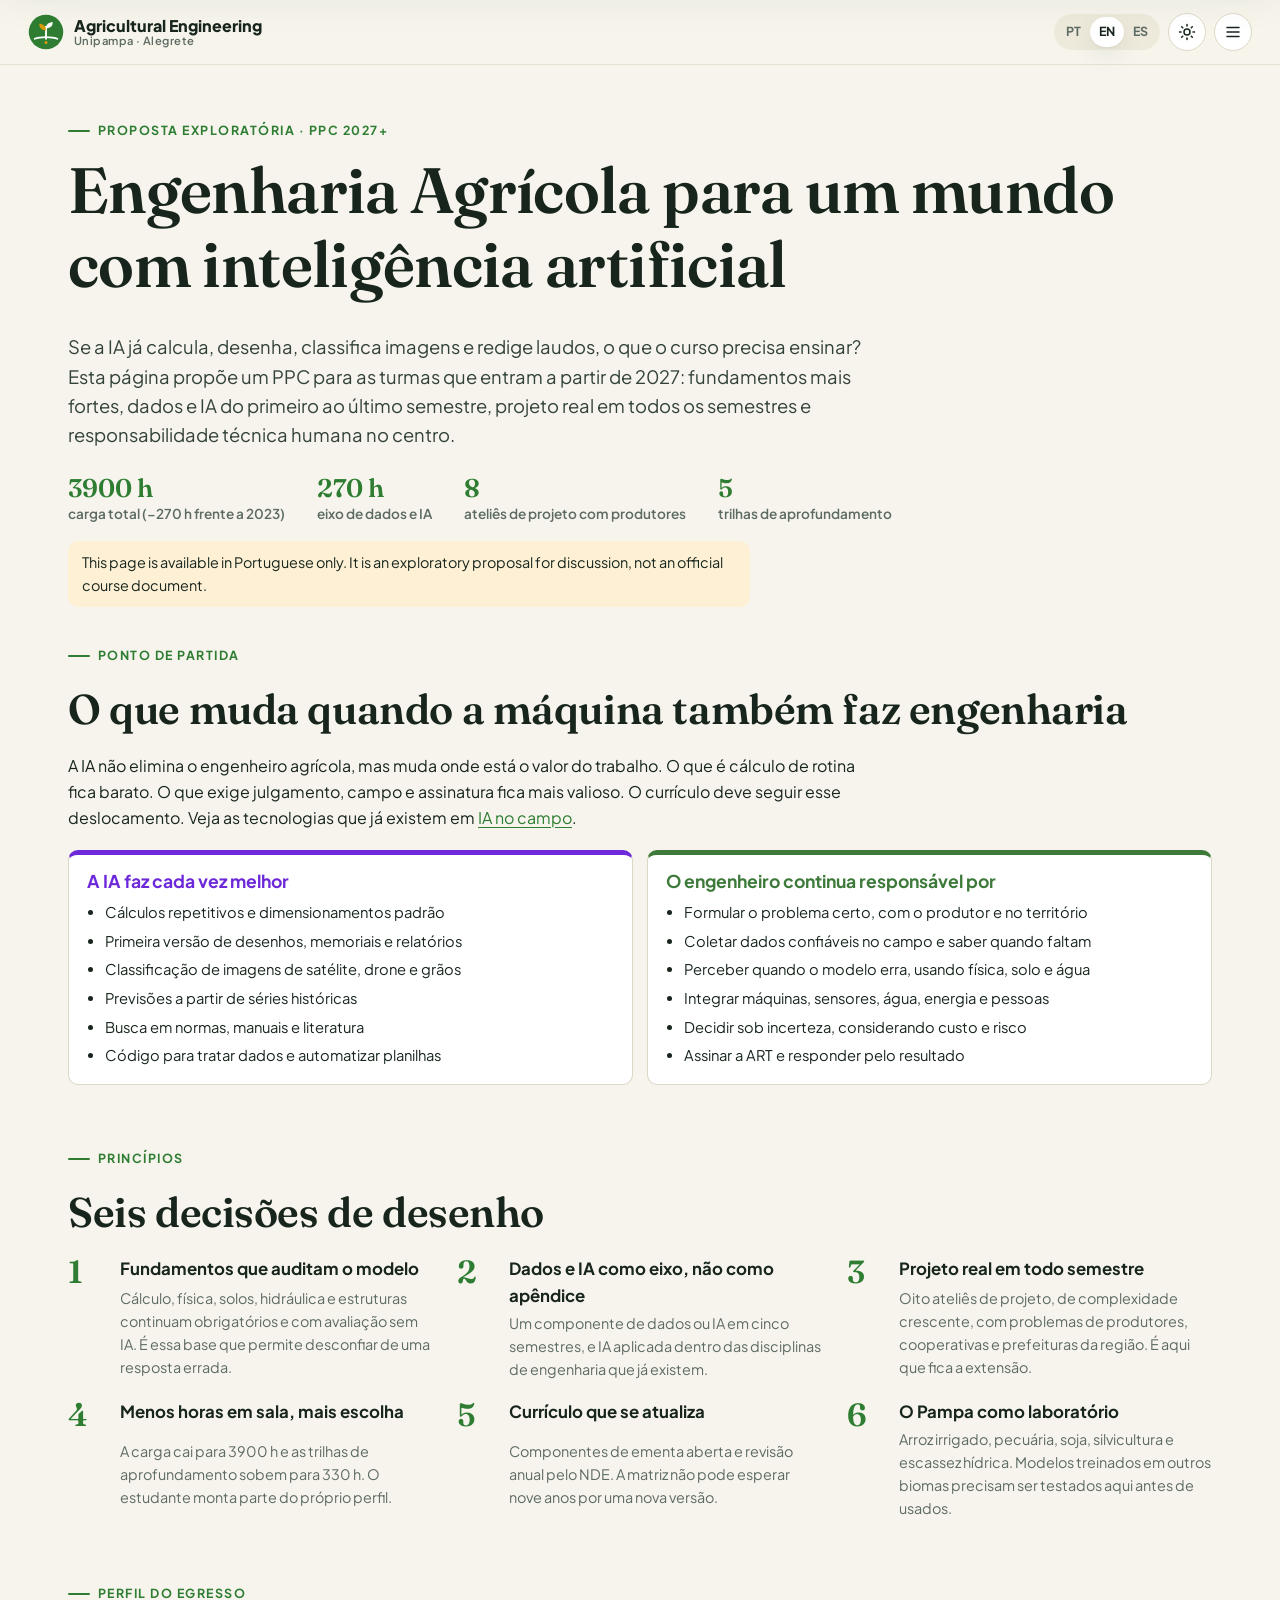
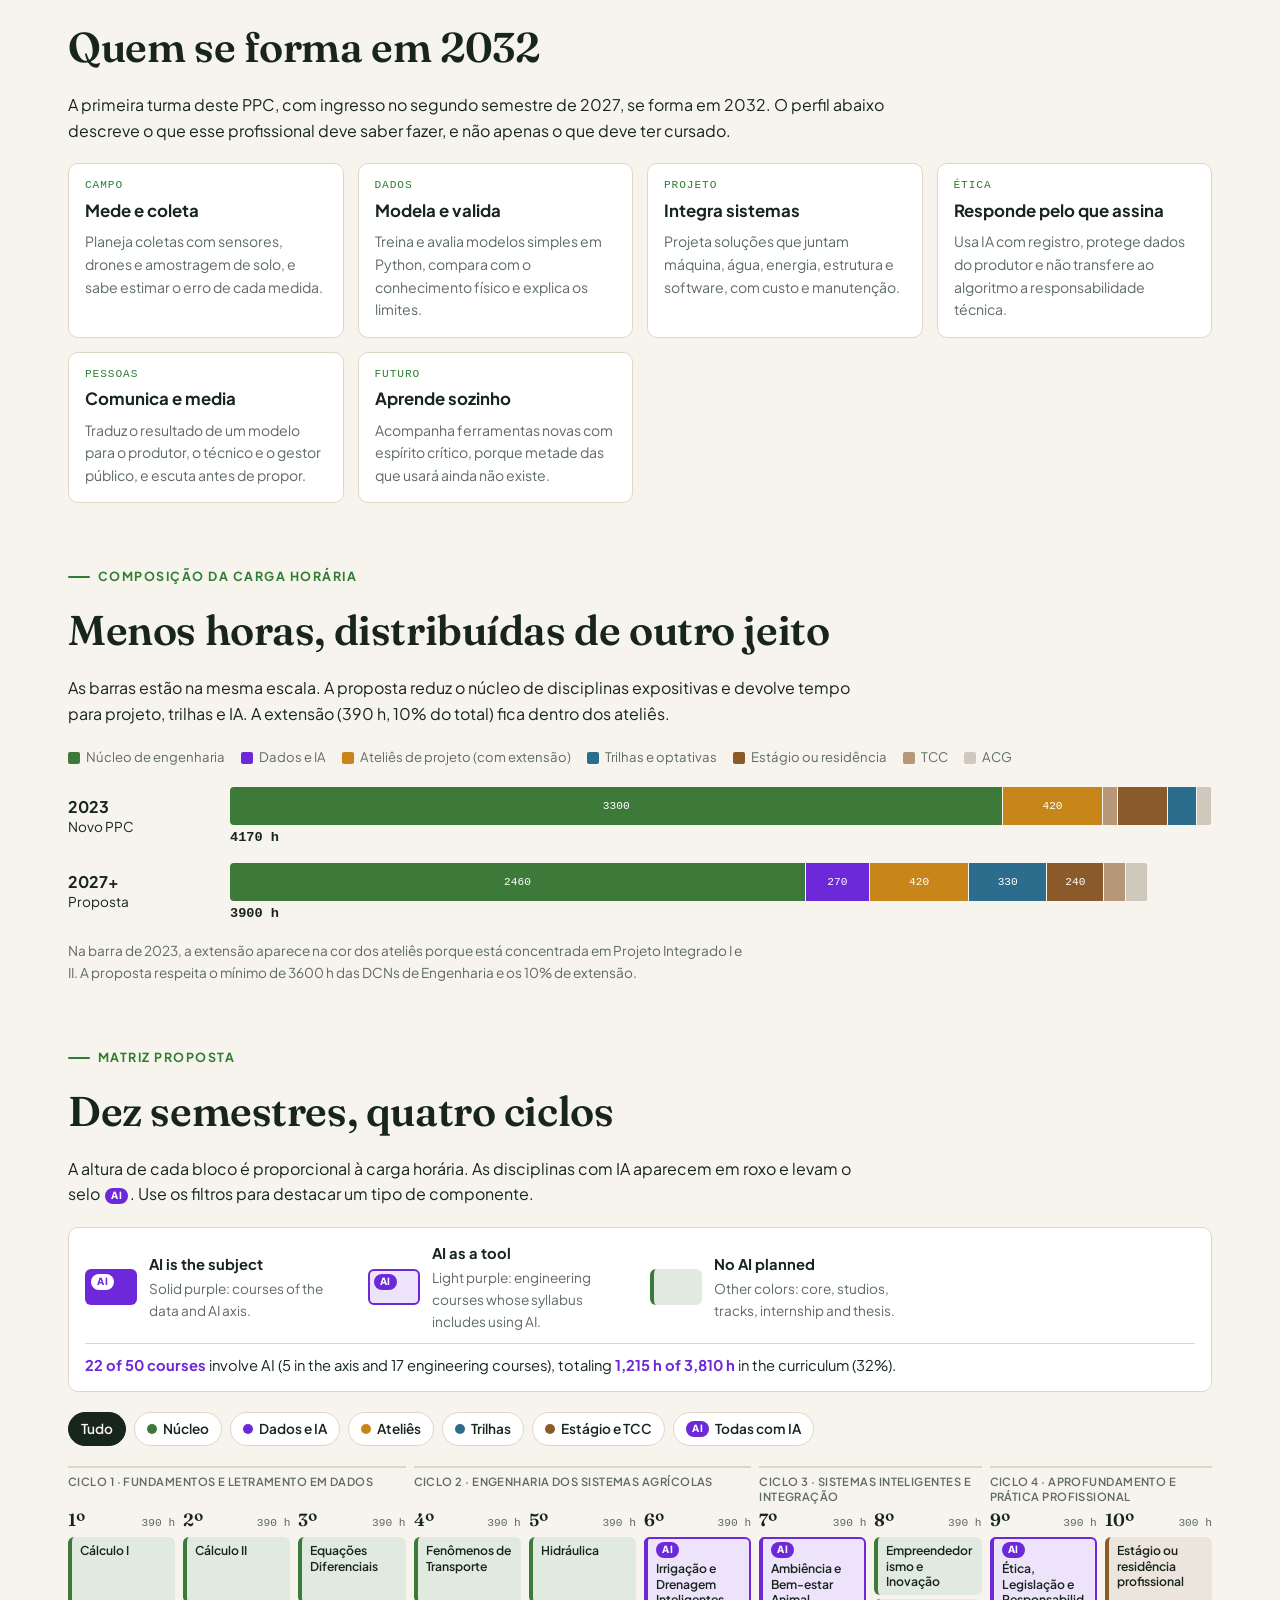
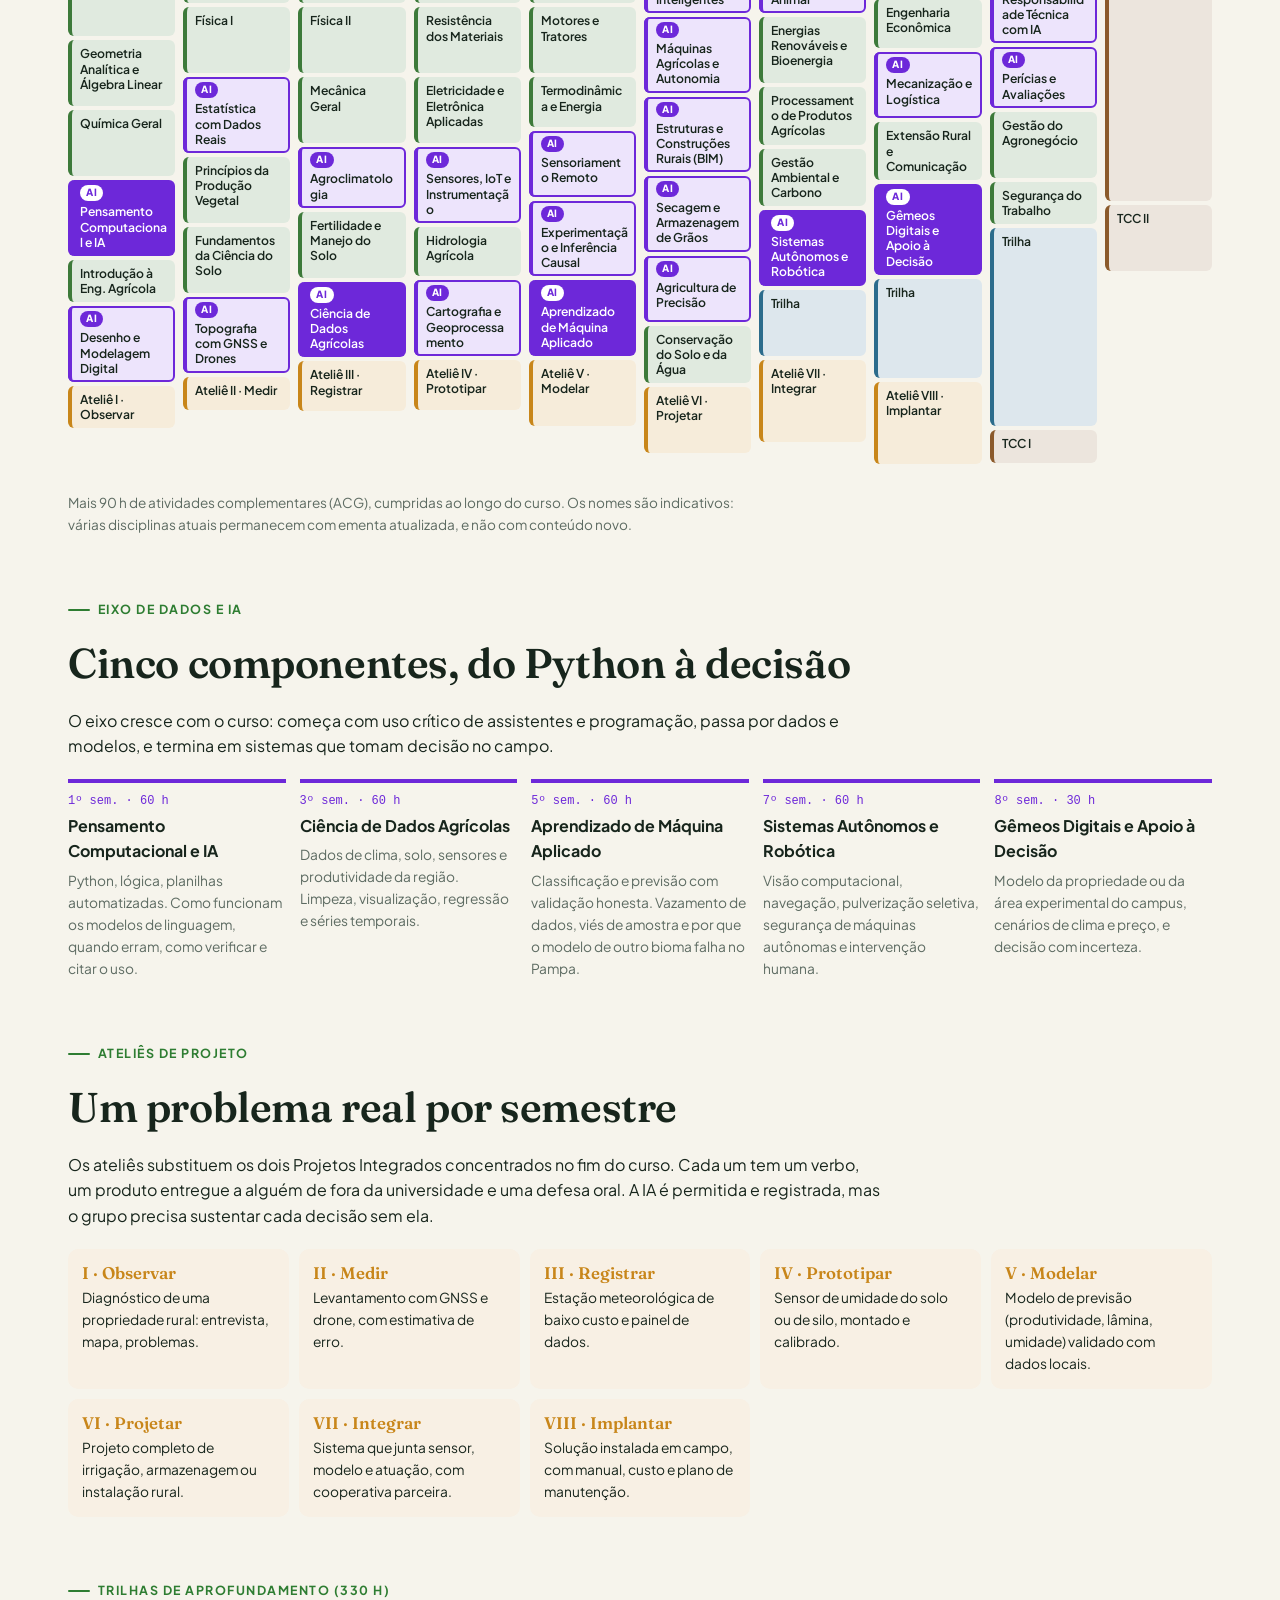
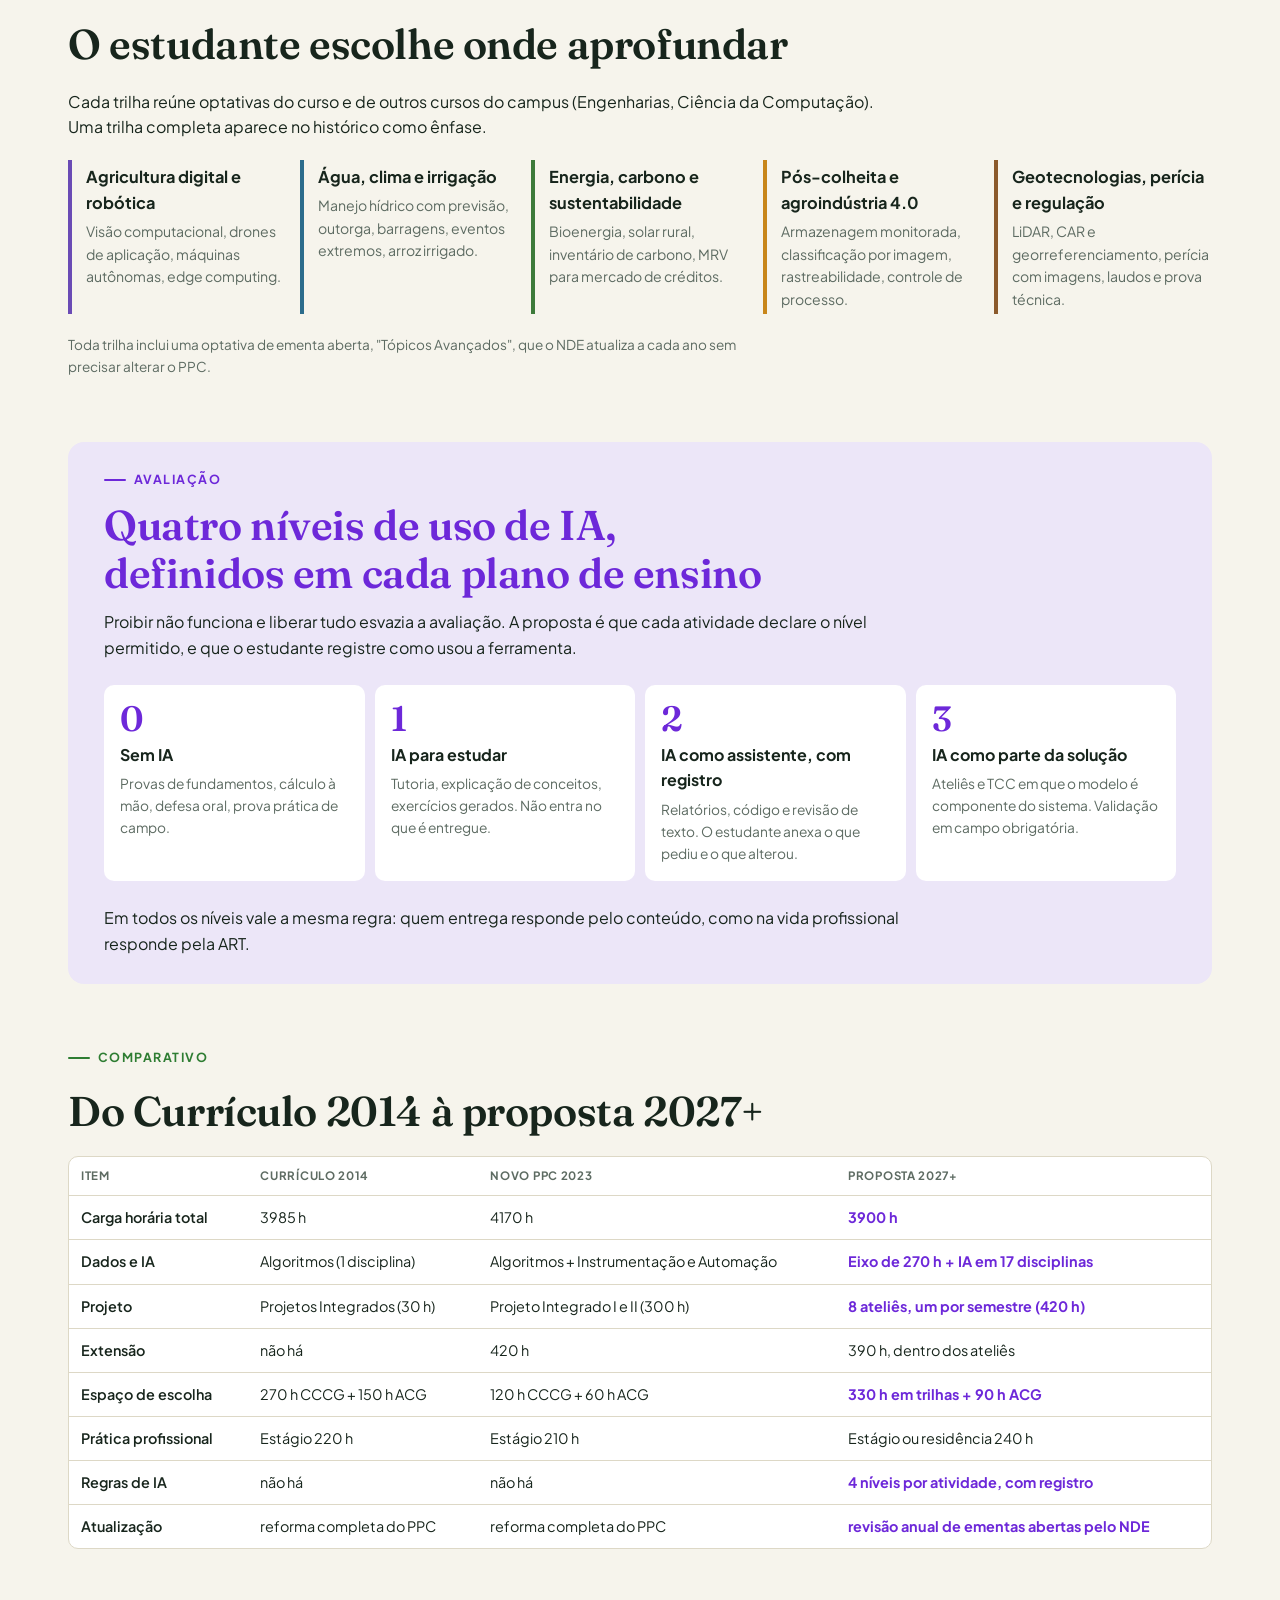
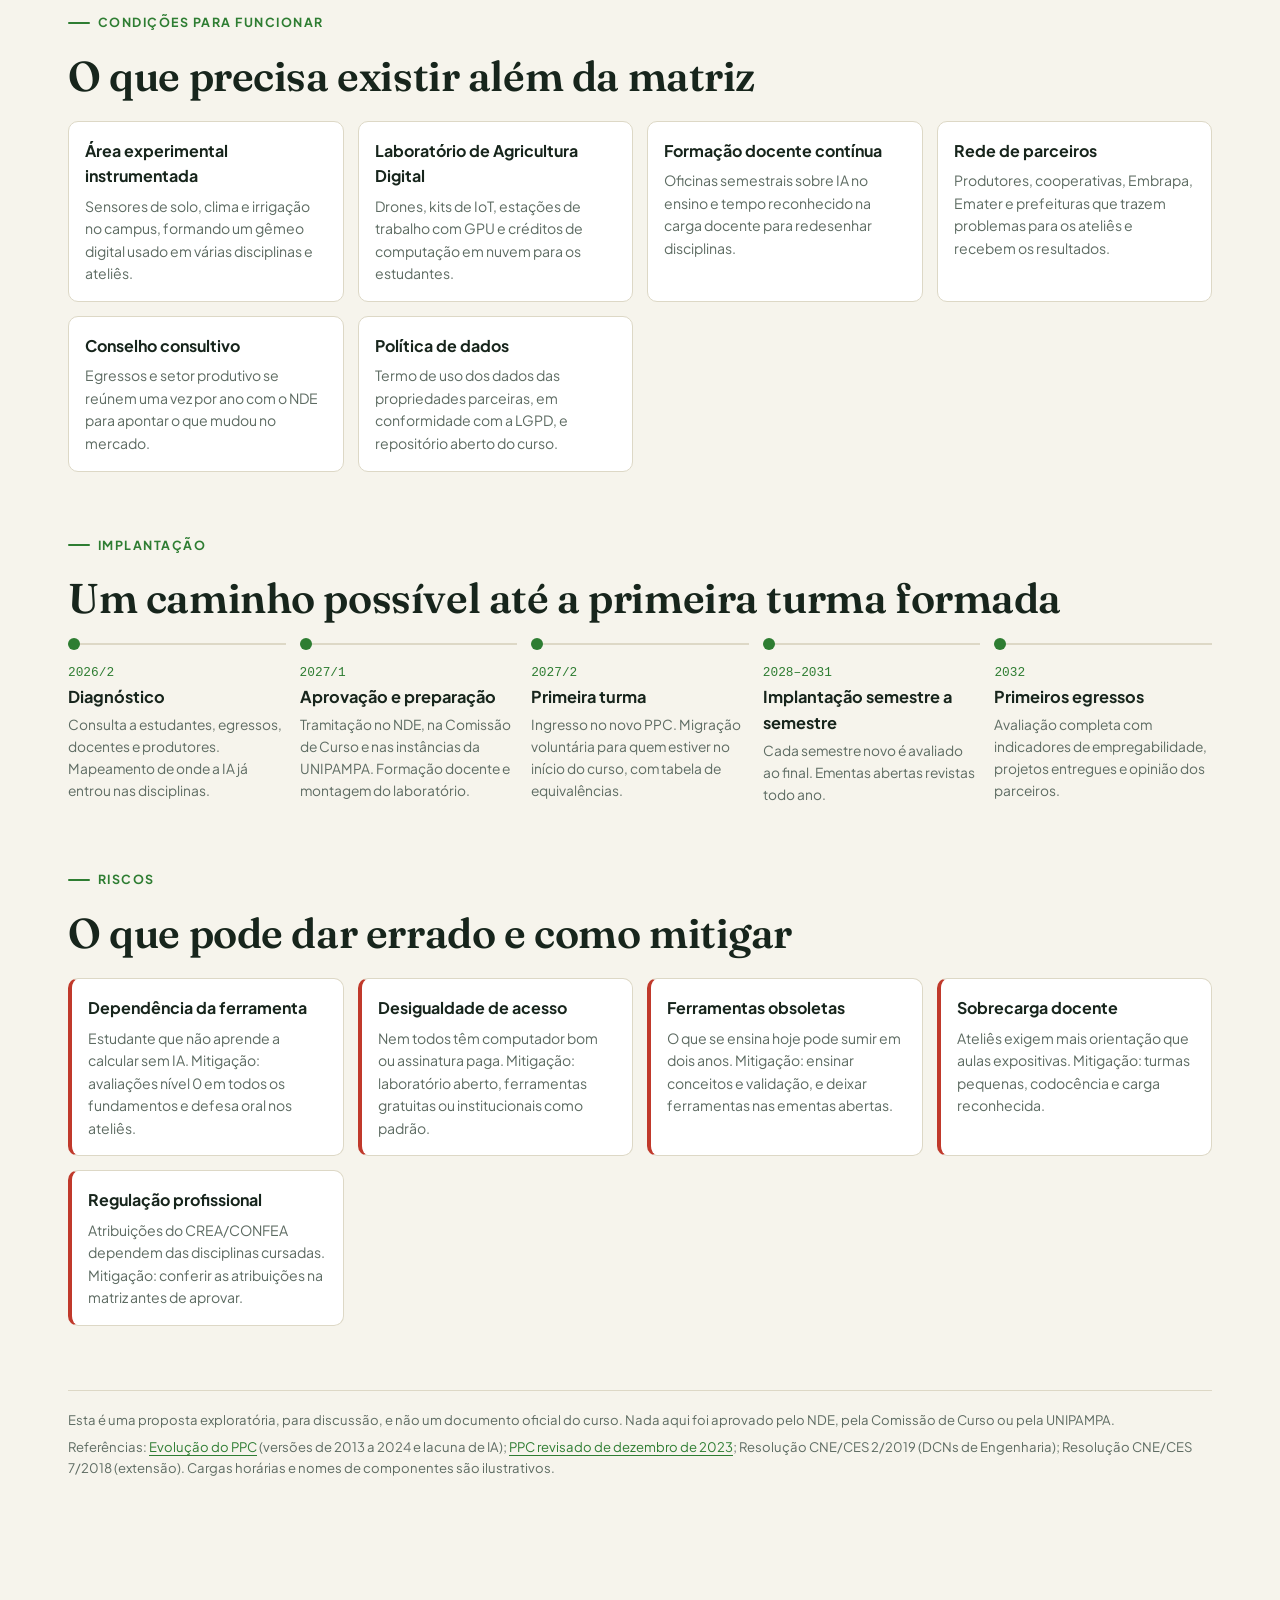
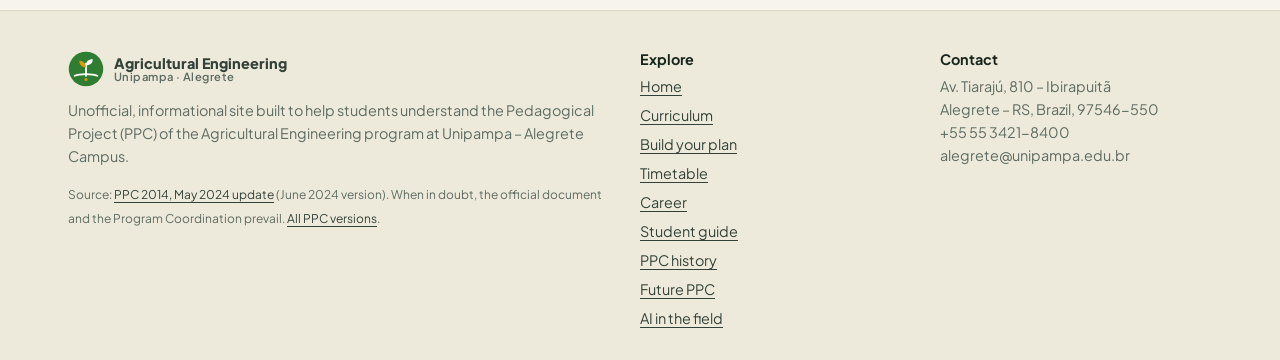
<file: futuro.html>
<!doctype html>
<html lang="pt-BR">
<head>
  <meta charset="utf-8">
  <meta name="viewport" content="width=device-width, initial-scale=1">
  <title>PPC do futuro · Engenharia Agrícola Unipampa</title>
  <meta name="description" content="Proposta exploratória de PPC de Engenharia Agrícola para 2027 em diante: como redesenhar o curso para um mundo com inteligência artificial, com matriz de 3900 h, eixo de dados e IA, ateliês de projeto, trilhas e regras de uso de IA.">
  <link rel="preconnect" href="https://fonts.googleapis.com">
  <link rel="preconnect" href="https://fonts.gstatic.com" crossorigin>
  <link href="https://fonts.googleapis.com/css2?family=Fraunces:ital,opsz,wght@0,9..144,500;0,9..144,600;1,9..144,500&family=Plus+Jakarta+Sans:wght@400;500;600;700;800&display=swap" rel="stylesheet">
  <link rel="stylesheet" href="assets/css/style.css">
  <link rel="stylesheet" href="assets/css/futuro.css">
  <link rel="icon" href="assets/img/favicon.svg" type="image/svg+xml">
</head>
<body data-title-key="fu.title">
  <header id="site-header"></header>
  <main>
    <section class="page-head">
      <div class="container reveal">
        <span class="eyebrow">Proposta exploratória · PPC 2027+</span>
        <h1>Engenharia Agrícola para um mundo com inteligência artificial</h1>
        <p class="lead">Se a IA já calcula, desenha, classifica imagens e redige laudos, o que o curso precisa ensinar? Esta página propõe um PPC para as turmas que entram a partir de 2027: fundamentos mais fortes, dados e IA do primeiro ao último semestre, projeto real em todos os semestres e responsabilidade técnica humana no centro.</p>
        <div class="fu-facts">
          <div><b>3900 h</b><span>carga total (−270 h frente a 2023)</span></div>
          <div><b>270 h</b><span>eixo de dados e IA</span></div>
          <div><b>8</b><span>ateliês de projeto com produtores</span></div>
          <div><b>5</b><span>trilhas de aprofundamento</span></div>
        </div>
        <p class="fu-langnote" data-i18n="fu.langnote"></p>
      </div>
    </section>

    <div class="container fu">
      <!-- PREMISSA -->
      <section class="reveal">
        <span class="eyebrow">Ponto de partida</span>
        <h2>O que muda quando a máquina também faz engenharia</h2>
        <p>A IA não elimina o engenheiro agrícola, mas muda onde está o valor do trabalho. O que é cálculo de rotina fica barato. O que exige julgamento, campo e assinatura fica mais valioso. O currículo deve seguir esse deslocamento. Veja as tecnologias que já existem em <a href="tecnologias.html">IA no campo</a>.</p>
        <div class="split">
          <div class="split-col machine">
            <h3>A IA faz cada vez melhor</h3>
            <ul>
              <li>Cálculos repetitivos e dimensionamentos padrão</li>
              <li>Primeira versão de desenhos, memoriais e relatórios</li>
              <li>Classificação de imagens de satélite, drone e grãos</li>
              <li>Previsões a partir de séries históricas</li>
              <li>Busca em normas, manuais e literatura</li>
              <li>Código para tratar dados e automatizar planilhas</li>
            </ul>
          </div>
          <div class="split-col human">
            <h3>O engenheiro continua responsável por</h3>
            <ul>
              <li>Formular o problema certo, com o produtor e no território</li>
              <li>Coletar dados confiáveis no campo e saber quando faltam</li>
              <li>Perceber quando o modelo erra, usando física, solo e água</li>
              <li>Integrar máquinas, sensores, água, energia e pessoas</li>
              <li>Decidir sob incerteza, considerando custo e risco</li>
              <li>Assinar a ART e responder pelo resultado</li>
            </ul>
          </div>
        </div>
      </section>

      <!-- PRINCÍPIOS -->
      <section class="reveal">
        <span class="eyebrow">Princípios</span>
        <h2>Seis decisões de desenho</h2>
        <ol class="principles">
          <li><b>Fundamentos que auditam o modelo</b><p>Cálculo, física, solos, hidráulica e estruturas continuam obrigatórios e com avaliação sem IA. É essa base que permite desconfiar de uma resposta errada.</p></li>
          <li><b>Dados e IA como eixo, não como apêndice</b><p>Um componente de dados ou IA em cinco semestres, e IA aplicada dentro das disciplinas de engenharia que já existem.</p></li>
          <li><b>Projeto real em todo semestre</b><p>Oito ateliês de projeto, de complexidade crescente, com problemas de produtores, cooperativas e prefeituras da região. É aqui que fica a extensão.</p></li>
          <li><b>Menos horas em sala, mais escolha</b><p>A carga cai para 3900 h e as trilhas de aprofundamento sobem para 330 h. O estudante monta parte do próprio perfil.</p></li>
          <li><b>Currículo que se atualiza</b><p>Componentes de ementa aberta e revisão anual pelo NDE. A matriz não pode esperar nove anos por uma nova versão.</p></li>
          <li><b>O Pampa como laboratório</b><p>Arroz irrigado, pecuária, soja, silvicultura e escassez hídrica. Modelos treinados em outros biomas precisam ser testados aqui antes de usados.</p></li>
        </ol>
      </section>

      <!-- PERFIL -->
      <section class="reveal">
        <span class="eyebrow">Perfil do egresso</span>
        <h2>Quem se forma em 2032</h2>
        <p>A primeira turma deste PPC, com ingresso no segundo semestre de 2027, se forma em 2032. O perfil abaixo descreve o que esse profissional deve saber fazer, e não apenas o que deve ter cursado.</p>
        <div class="profile">
          <div><span class="k">campo</span><b>Mede e coleta</b><p>Planeja coletas com sensores, drones e amostragem de solo, e sabe estimar o erro de cada medida.</p></div>
          <div><span class="k">dados</span><b>Modela e valida</b><p>Treina e avalia modelos simples em Python, compara com o conhecimento físico e explica os limites.</p></div>
          <div><span class="k">projeto</span><b>Integra sistemas</b><p>Projeta soluções que juntam máquina, água, energia, estrutura e software, com custo e manutenção.</p></div>
          <div><span class="k">ética</span><b>Responde pelo que assina</b><p>Usa IA com registro, protege dados do produtor e não transfere ao algoritmo a responsabilidade técnica.</p></div>
          <div><span class="k">pessoas</span><b>Comunica e media</b><p>Traduz o resultado de um modelo para o produtor, o técnico e o gestor público, e escuta antes de propor.</p></div>
          <div><span class="k">futuro</span><b>Aprende sozinho</b><p>Acompanha ferramentas novas com espírito crítico, porque metade das que usará ainda não existe.</p></div>
        </div>
      </section>

      <!-- CARGA HORÁRIA -->
      <section class="reveal">
        <span class="eyebrow">Composição da carga horária</span>
        <h2>Menos horas, distribuídas de outro jeito</h2>
        <p>As barras estão na mesma escala. A proposta reduz o núcleo de disciplinas expositivas e devolve tempo para projeto, trilhas e IA. A extensão (390 h, 10% do total) fica dentro dos ateliês.</p>
        <div class="fu-legend">
          <span class="s-core">Núcleo de engenharia</span>
          <span class="s-ai">Dados e IA</span>
          <span class="s-proj">Ateliês de projeto (com extensão)</span>
          <span class="s-track">Trilhas e optativas</span>
          <span class="s-res">Estágio ou residência</span>
          <span class="s-tcc">TCC</span>
          <span class="s-acg">ACG</span>
        </div>
        <div class="fu-bars">
          <div class="bar-row">
            <div class="lbl"><b>2023</b>Novo PPC</div>
            <div class="fu-track" style="width:100%">
              <div class="bar" role="img" aria-label="PPC 2023: disciplinas 3300 h, extensão 420, TCC 60, estágio 210, CCCG 120, ACG 60, total 4170 h">
                <div class="s-core" style="--h:3300">3300</div>
                <div class="s-proj" style="--h:420">420</div>
                <div class="s-tcc" style="--h:60"></div>
                <div class="s-res" style="--h:210"></div>
                <div class="s-track" style="--h:120"></div>
                <div class="s-acg" style="--h:60"></div>
              </div>
              <span class="total">4170 h</span>
            </div>
          </div>
          <div class="bar-row">
            <div class="lbl"><b>2027+</b>Proposta</div>
            <div class="fu-track" style="width:calc(3900 / 4170 * 100%)">
              <div class="bar" role="img" aria-label="Proposta 2027: núcleo 2460 h, dados e IA 270, ateliês 420, trilhas 330, estágio ou residência 240, TCC 90, ACG 90, total 3900 h">
                <div class="s-core" style="--h:2460">2460</div>
                <div class="s-ai" style="--h:270">270</div>
                <div class="s-proj" style="--h:420">420</div>
                <div class="s-track" style="--h:330">330</div>
                <div class="s-res" style="--h:240">240</div>
                <div class="s-tcc" style="--h:90"></div>
                <div class="s-acg" style="--h:90"></div>
              </div>
              <span class="total">3900 h</span>
            </div>
          </div>
        </div>
        <p class="note">Na barra de 2023, a extensão aparece na cor dos ateliês porque está concentrada em Projeto Integrado I e II. A proposta respeita o mínimo de 3600 h das DCNs de Engenharia e os 10% de extensão.</p>
      </section>

      <!-- MATRIZ -->
      <section class="reveal" id="matriz">
        <span class="eyebrow">Matriz proposta</span>
        <h2>Dez semestres, quatro ciclos</h2>
        <p>A altura de cada bloco é proporcional à carga horária. As disciplinas com IA aparecem em roxo e levam o selo <span class="ia-tag" data-i18n="fu.ia.tag"></span>. Use os filtros para destacar um tipo de componente.</p>
        <div class="fu-ia-key" aria-label="Legenda das cores de IA">
          <div class="k-axis"><span class="sw"><span class="ia-tag" data-i18n="fu.ia.tag"></span></span><p><b data-i18n="fu.ia.axis"></b><span data-i18n="fu.ia.axis.d"></span></p></div>
          <div class="k-use"><span class="sw"><span class="ia-tag" data-i18n="fu.ia.tag"></span></span><p><b data-i18n="fu.ia.use"></b><span data-i18n="fu.ia.use.d"></span></p></div>
          <div class="k-none"><span class="sw"></span><p><b data-i18n="fu.ia.none"></b><span data-i18n="fu.ia.none.d"></span></p></div>
          <p class="fu-ia-count" id="fu-ia-count" aria-live="polite"></p>
        </div>
        <div class="fu-filter" role="group" aria-label="Destacar tipo de componente">
          <button type="button" data-f="all" aria-pressed="true">Tudo</button>
          <button type="button" data-f="core" aria-pressed="false"><i class="s-core"></i>Núcleo</button>
          <button type="button" data-f="ai" aria-pressed="false"><i class="s-ai"></i>Dados e IA</button>
          <button type="button" data-f="proj" aria-pressed="false"><i class="s-proj"></i>Ateliês</button>
          <button type="button" data-f="track" aria-pressed="false"><i class="s-track"></i>Trilhas</button>
          <button type="button" data-f="res" aria-pressed="false"><i class="s-res"></i>Estágio e TCC</button>
          <button type="button" data-f="aimark" aria-pressed="false"><span class="ia-tag" aria-hidden="true" data-i18n="fu.ia.tag"></span>Todas com IA</button>
        </div>
        <div class="fu-matrix-wrap">
          <div class="fu-cycles">
            <span style="grid-column:span 3">Ciclo 1 · Fundamentos e letramento em dados</span>
            <span style="grid-column:span 3">Ciclo 2 · Engenharia dos sistemas agrícolas</span>
            <span style="grid-column:span 2">Ciclo 3 · Sistemas inteligentes e integração</span>
            <span style="grid-column:span 2">Ciclo 4 · Aprofundamento e prática profissional</span>
          </div>
          <div class="fu-matrix" id="fu-matrix">
            <div class="sem"><h3>1º <small>390 h</small></h3>
              <div class="c core" style="--h:90">Cálculo I</div>
              <div class="c core" style="--h:60">Geometria Analítica e Álgebra Linear</div>
              <div class="c core" style="--h:60">Química Geral</div>
              <div class="c ai" style="--h:60">Pensamento Computacional e IA</div>
              <div class="c core" style="--h:30">Introdução à Eng. Agrícola</div>
              <div class="c core ia" style="--h:60">Desenho e Modelagem Digital</div>
              <div class="c proj" style="--h:30">Ateliê I · Observar</div>
            </div>
            <div class="sem"><h3>2º <small>390 h</small></h3>
              <div class="c core" style="--h:60">Cálculo II</div>
              <div class="c core" style="--h:60">Física I</div>
              <div class="c core ia" style="--h:60">Estatística com Dados Reais</div>
              <div class="c core" style="--h:60">Princípios da Produção Vegetal</div>
              <div class="c core" style="--h:60">Fundamentos da Ciência do Solo</div>
              <div class="c core ia" style="--h:60">Topografia com GNSS e Drones</div>
              <div class="c proj" style="--h:30">Ateliê II · Medir</div>
            </div>
            <div class="sem"><h3>3º <small>390 h</small></h3>
              <div class="c core" style="--h:60">Equações Diferenciais</div>
              <div class="c core" style="--h:60">Física II</div>
              <div class="c core" style="--h:60">Mecânica Geral</div>
              <div class="c core ia" style="--h:45">Agroclimatologia</div>
              <div class="c core" style="--h:60">Fertilidade e Manejo do Solo</div>
              <div class="c ai" style="--h:60">Ciência de Dados Agrícolas</div>
              <div class="c proj" style="--h:45">Ateliê III · Registrar</div>
            </div>
            <div class="sem"><h3>4º <small>390 h</small></h3>
              <div class="c core" style="--h:60">Fenômenos de Transporte</div>
              <div class="c core" style="--h:60">Resistência dos Materiais</div>
              <div class="c core" style="--h:60">Eletricidade e Eletrônica Aplicadas</div>
              <div class="c core ia" style="--h:60">Sensores, IoT e Instrumentação</div>
              <div class="c core" style="--h:45">Hidrologia Agrícola</div>
              <div class="c core ia" style="--h:60">Cartografia e Geoprocessamento</div>
              <div class="c proj" style="--h:45">Ateliê IV · Prototipar</div>
            </div>
            <div class="sem"><h3>5º <small>390 h</small></h3>
              <div class="c core" style="--h:60">Hidráulica</div>
              <div class="c core" style="--h:60">Motores e Tratores</div>
              <div class="c core" style="--h:45">Termodinâmica e Energia</div>
              <div class="c core ia" style="--h:60">Sensoriamento Remoto</div>
              <div class="c core ia" style="--h:45">Experimentação e Inferência Causal</div>
              <div class="c ai" style="--h:60">Aprendizado de Máquina Aplicado</div>
              <div class="c proj" style="--h:60">Ateliê V · Modelar</div>
            </div>
            <div class="sem"><h3>6º <small>390 h</small></h3>
              <div class="c core ia" style="--h:60">Irrigação e Drenagem Inteligentes</div>
              <div class="c core ia" style="--h:60">Máquinas Agrícolas e Autonomia</div>
              <div class="c core ia" style="--h:60">Estruturas e Construções Rurais (BIM)</div>
              <div class="c core ia" style="--h:60">Secagem e Armazenagem de Grãos</div>
              <div class="c core ia" style="--h:60">Agricultura de Precisão</div>
              <div class="c core" style="--h:30">Conservação do Solo e da Água</div>
              <div class="c proj" style="--h:60">Ateliê VI · Projetar</div>
            </div>
            <div class="sem"><h3>7º <small>390 h</small></h3>
              <div class="c core ia" style="--h:45">Ambiência e Bem-estar Animal</div>
              <div class="c core" style="--h:60">Energias Renováveis e Bioenergia</div>
              <div class="c core" style="--h:45">Processamento de Produtos Agrícolas</div>
              <div class="c core" style="--h:45">Gestão Ambiental e Carbono</div>
              <div class="c ai" style="--h:60">Sistemas Autônomos e Robótica</div>
              <div class="c track" style="--h:60">Trilha</div>
              <div class="c proj" style="--h:75">Ateliê VII · Integrar</div>
            </div>
            <div class="sem"><h3>8º <small>390 h</small></h3>
              <div class="c core" style="--h:45">Empreendedorismo e Inovação</div>
              <div class="c core" style="--h:45">Engenharia Econômica</div>
              <div class="c core ia" style="--h:60">Mecanização e Logística</div>
              <div class="c core" style="--h:45">Extensão Rural e Comunicação</div>
              <div class="c ai" style="--h:30">Gêmeos Digitais e Apoio à Decisão</div>
              <div class="c track" style="--h:90">Trilha</div>
              <div class="c proj" style="--h:75">Ateliê VIII · Implantar</div>
            </div>
            <div class="sem"><h3>9º <small>390 h</small></h3>
              <div class="c core ia" style="--h:45">Ética, Legislação e Responsabilidade Técnica com IA</div>
              <div class="c core ia" style="--h:45">Perícias e Avaliações</div>
              <div class="c core" style="--h:60">Gestão do Agronegócio</div>
              <div class="c core" style="--h:30">Segurança do Trabalho</div>
              <div class="c track" style="--h:180">Trilha</div>
              <div class="c res" style="--h:30">TCC I</div>
            </div>
            <div class="sem"><h3>10º <small>300 h</small></h3>
              <div class="c res" style="--h:240">Estágio ou residência profissional</div>
              <div class="c res" style="--h:60">TCC II</div>
            </div>
          </div>
        </div>
        <p class="note">Mais 90 h de atividades complementares (ACG), cumpridas ao longo do curso. Os nomes são indicativos: várias disciplinas atuais permanecem com ementa atualizada, e não com conteúdo novo.</p>
      </section>

      <!-- EIXO IA -->
      <section class="reveal">
        <span class="eyebrow">Eixo de dados e IA</span>
        <h2>Cinco componentes, do Python à decisão</h2>
        <p>O eixo cresce com o curso: começa com uso crítico de assistentes e programação, passa por dados e modelos, e termina em sistemas que tomam decisão no campo.</p>
        <ol class="axis">
          <li><span class="when">1º sem. · 60 h</span><b>Pensamento Computacional e IA</b><p>Python, lógica, planilhas automatizadas. Como funcionam os modelos de linguagem, quando erram, como verificar e citar o uso.</p></li>
          <li><span class="when">3º sem. · 60 h</span><b>Ciência de Dados Agrícolas</b><p>Dados de clima, solo, sensores e produtividade da região. Limpeza, visualização, regressão e séries temporais.</p></li>
          <li><span class="when">5º sem. · 60 h</span><b>Aprendizado de Máquina Aplicado</b><p>Classificação e previsão com validação honesta. Vazamento de dados, viés de amostra e por que o modelo de outro bioma falha no Pampa.</p></li>
          <li><span class="when">7º sem. · 60 h</span><b>Sistemas Autônomos e Robótica</b><p>Visão computacional, navegação, pulverização seletiva, segurança de máquinas autônomas e intervenção humana.</p></li>
          <li><span class="when">8º sem. · 30 h</span><b>Gêmeos Digitais e Apoio à Decisão</b><p>Modelo da propriedade ou da área experimental do campus, cenários de clima e preço, e decisão com incerteza.</p></li>
        </ol>
      </section>

      <!-- ATELIÊS -->
      <section class="reveal">
        <span class="eyebrow">Ateliês de projeto</span>
        <h2>Um problema real por semestre</h2>
        <p>Os ateliês substituem os dois Projetos Integrados concentrados no fim do curso. Cada um tem um verbo, um produto entregue a alguém de fora da universidade e uma defesa oral. A IA é permitida e registrada, mas o grupo precisa sustentar cada decisão sem ela.</p>
        <div class="studios">
          <div><b>I · Observar</b><p>Diagnóstico de uma propriedade rural: entrevista, mapa, problemas.</p></div>
          <div><b>II · Medir</b><p>Levantamento com GNSS e drone, com estimativa de erro.</p></div>
          <div><b>III · Registrar</b><p>Estação meteorológica de baixo custo e painel de dados.</p></div>
          <div><b>IV · Prototipar</b><p>Sensor de umidade do solo ou de silo, montado e calibrado.</p></div>
          <div><b>V · Modelar</b><p>Modelo de previsão (produtividade, lâmina, umidade) validado com dados locais.</p></div>
          <div><b>VI · Projetar</b><p>Projeto completo de irrigação, armazenagem ou instalação rural.</p></div>
          <div><b>VII · Integrar</b><p>Sistema que junta sensor, modelo e atuação, com cooperativa parceira.</p></div>
          <div><b>VIII · Implantar</b><p>Solução instalada em campo, com manual, custo e plano de manutenção.</p></div>
        </div>
      </section>

      <!-- TRILHAS -->
      <section class="reveal">
        <span class="eyebrow">Trilhas de aprofundamento (330 h)</span>
        <h2>O estudante escolhe onde aprofundar</h2>
        <p>Cada trilha reúne optativas do curso e de outros cursos do campus (Engenharias, Ciência da Computação). Uma trilha completa aparece no histórico como ênfase.</p>
        <div class="tracks">
          <div style="--c:var(--t1)"><b>Agricultura digital e robótica</b><p>Visão computacional, drones de aplicação, máquinas autônomas, edge computing.</p></div>
          <div style="--c:var(--t2)"><b>Água, clima e irrigação</b><p>Manejo hídrico com previsão, outorga, barragens, eventos extremos, arroz irrigado.</p></div>
          <div style="--c:var(--t3)"><b>Energia, carbono e sustentabilidade</b><p>Bioenergia, solar rural, inventário de carbono, MRV para mercado de créditos.</p></div>
          <div style="--c:var(--t4)"><b>Pós-colheita e agroindústria 4.0</b><p>Armazenagem monitorada, classificação por imagem, rastreabilidade, controle de processo.</p></div>
          <div style="--c:var(--t5)"><b>Geotecnologias, perícia e regulação</b><p>LiDAR, CAR e georreferenciamento, perícia com imagens, laudos e prova técnica.</p></div>
        </div>
        <p class="note">Toda trilha inclui uma optativa de ementa aberta, "Tópicos Avançados", que o NDE atualiza a cada ano sem precisar alterar o PPC.</p>
      </section>

      <!-- USO DE IA -->
      <section class="ai-band reveal" id="regras">
        <div style="display:grid;gap:12px">
          <span class="eyebrow" style="color:var(--ai)">Avaliação</span>
          <h2>Quatro níveis de uso de IA, definidos em cada plano de ensino</h2>
          <p>Proibir não funciona e liberar tudo esvazia a avaliação. A proposta é que cada atividade declare o nível permitido, e que o estudante registre como usou a ferramenta.</p>
        </div>
        <div class="levels">
          <div><span class="lv">0</span><b>Sem IA</b><p>Provas de fundamentos, cálculo à mão, defesa oral, prova prática de campo.</p></div>
          <div><span class="lv">1</span><b>IA para estudar</b><p>Tutoria, explicação de conceitos, exercícios gerados. Não entra no que é entregue.</p></div>
          <div><span class="lv">2</span><b>IA como assistente, com registro</b><p>Relatórios, código e revisão de texto. O estudante anexa o que pediu e o que alterou.</p></div>
          <div><span class="lv">3</span><b>IA como parte da solução</b><p>Ateliês e TCC em que o modelo é componente do sistema. Validação em campo obrigatória.</p></div>
        </div>
        <p>Em todos os níveis vale a mesma regra: quem entrega responde pelo conteúdo, como na vida profissional responde pela ART.</p>
      </section>

      <!-- COMPARATIVO -->
      <section class="reveal">
        <span class="eyebrow">Comparativo</span>
        <h2>Do Currículo 2014 à proposta 2027+</h2>
        <div class="table-wrap">
          <table>
            <thead>
              <tr><th>Item</th><th>Currículo 2014</th><th>Novo PPC 2023</th><th>Proposta 2027+</th></tr>
            </thead>
            <tbody>
              <tr><td>Carga horária total</td><td>3985 h</td><td>4170 h</td><td class="hi">3900 h</td></tr>
              <tr><td>Dados e IA</td><td>Algoritmos (1 disciplina)</td><td>Algoritmos + Instrumentação e Automação</td><td class="hi">Eixo de 270 h + IA em 17 disciplinas</td></tr>
              <tr><td>Projeto</td><td>Projetos Integrados (30 h)</td><td>Projeto Integrado I e II (300 h)</td><td class="hi">8 ateliês, um por semestre (420 h)</td></tr>
              <tr><td>Extensão</td><td>não há</td><td>420 h</td><td>390 h, dentro dos ateliês</td></tr>
              <tr><td>Espaço de escolha</td><td>270 h CCCG + 150 h ACG</td><td>120 h CCCG + 60 h ACG</td><td class="hi">330 h em trilhas + 90 h ACG</td></tr>
              <tr><td>Prática profissional</td><td>Estágio 220 h</td><td>Estágio 210 h</td><td>Estágio ou residência 240 h</td></tr>
              <tr><td>Regras de IA</td><td>não há</td><td>não há</td><td class="hi">4 níveis por atividade, com registro</td></tr>
              <tr><td>Atualização</td><td>reforma completa do PPC</td><td>reforma completa do PPC</td><td class="hi">revisão anual de ementas abertas pelo NDE</td></tr>
            </tbody>
          </table>
        </div>
      </section>

      <!-- CONDIÇÕES -->
      <section class="reveal">
        <span class="eyebrow">Condições para funcionar</span>
        <h2>O que precisa existir além da matriz</h2>
        <div class="needs">
          <div><b>Área experimental instrumentada</b><p>Sensores de solo, clima e irrigação no campus, formando um gêmeo digital usado em várias disciplinas e ateliês.</p></div>
          <div><b>Laboratório de Agricultura Digital</b><p>Drones, kits de IoT, estações de trabalho com GPU e créditos de computação em nuvem para os estudantes.</p></div>
          <div><b>Formação docente contínua</b><p>Oficinas semestrais sobre IA no ensino e tempo reconhecido na carga docente para redesenhar disciplinas.</p></div>
          <div><b>Rede de parceiros</b><p>Produtores, cooperativas, Embrapa, Emater e prefeituras que trazem problemas para os ateliês e recebem os resultados.</p></div>
          <div><b>Conselho consultivo</b><p>Egressos e setor produtivo se reúnem uma vez por ano com o NDE para apontar o que mudou no mercado.</p></div>
          <div><b>Política de dados</b><p>Termo de uso dos dados das propriedades parceiras, em conformidade com a LGPD, e repositório aberto do curso.</p></div>
        </div>
      </section>

      <!-- CRONOGRAMA -->
      <section class="reveal">
        <span class="eyebrow">Implantação</span>
        <h2>Um caminho possível até a primeira turma formada</h2>
        <ol class="roadmap">
          <li><span>2026/2</span><b>Diagnóstico</b><p>Consulta a estudantes, egressos, docentes e produtores. Mapeamento de onde a IA já entrou nas disciplinas.</p></li>
          <li><span>2027/1</span><b>Aprovação e preparação</b><p>Tramitação no NDE, na Comissão de Curso e nas instâncias da UNIPAMPA. Formação docente e montagem do laboratório.</p></li>
          <li><span>2027/2</span><b>Primeira turma</b><p>Ingresso no novo PPC. Migração voluntária para quem estiver no início do curso, com tabela de equivalências.</p></li>
          <li><span>2028–2031</span><b>Implantação semestre a semestre</b><p>Cada semestre novo é avaliado ao final. Ementas abertas revistas todo ano.</p></li>
          <li><span>2032</span><b>Primeiros egressos</b><p>Avaliação completa com indicadores de empregabilidade, projetos entregues e opinião dos parceiros.</p></li>
        </ol>
      </section>

      <!-- RISCOS -->
      <section class="reveal">
        <span class="eyebrow">Riscos</span>
        <h2>O que pode dar errado e como mitigar</h2>
        <div class="risks">
          <div><b>Dependência da ferramenta</b><p>Estudante que não aprende a calcular sem IA. Mitigação: avaliações nível 0 em todos os fundamentos e defesa oral nos ateliês.</p></div>
          <div><b>Desigualdade de acesso</b><p>Nem todos têm computador bom ou assinatura paga. Mitigação: laboratório aberto, ferramentas gratuitas ou institucionais como padrão.</p></div>
          <div><b>Ferramentas obsoletas</b><p>O que se ensina hoje pode sumir em dois anos. Mitigação: ensinar conceitos e validação, e deixar ferramentas nas ementas abertas.</p></div>
          <div><b>Sobrecarga docente</b><p>Ateliês exigem mais orientação que aulas expositivas. Mitigação: turmas pequenas, codocência e carga reconhecida.</p></div>
          <div><b>Regulação profissional</b><p>Atribuições do CREA/CONFEA dependem das disciplinas cursadas. Mitigação: conferir as atribuições na matriz antes de aprovar.</p></div>
        </div>
      </section>

      <div class="sources">
        <span>Esta é uma proposta exploratória, para discussão, e não um documento oficial do curso. Nada aqui foi aprovado pelo NDE, pela Comissão de Curso ou pela UNIPAMPA.</span>
        <span>Referências: <a href="evolucao.html">Evolução do PPC</a> (versões de 2013 a 2024 e lacuna de IA); <a href="ppc/ppc_engenharia_agricola_2023_12.pdf">PPC revisado de dezembro de 2023</a>; Resolução CNE/CES 2/2019 (DCNs de Engenharia); Resolução CNE/CES 7/2018 (extensão). Cargas horárias e nomes de componentes são ilustrativos.</span>
      </div>
    </div>
  </main>
  <footer id="site-footer"></footer>
  <script src="data/courses.js"></script>
  <script src="assets/js/app.js"></script>
  <script src="assets/js/futuro.js"></script>
</body>
</html>
</file>
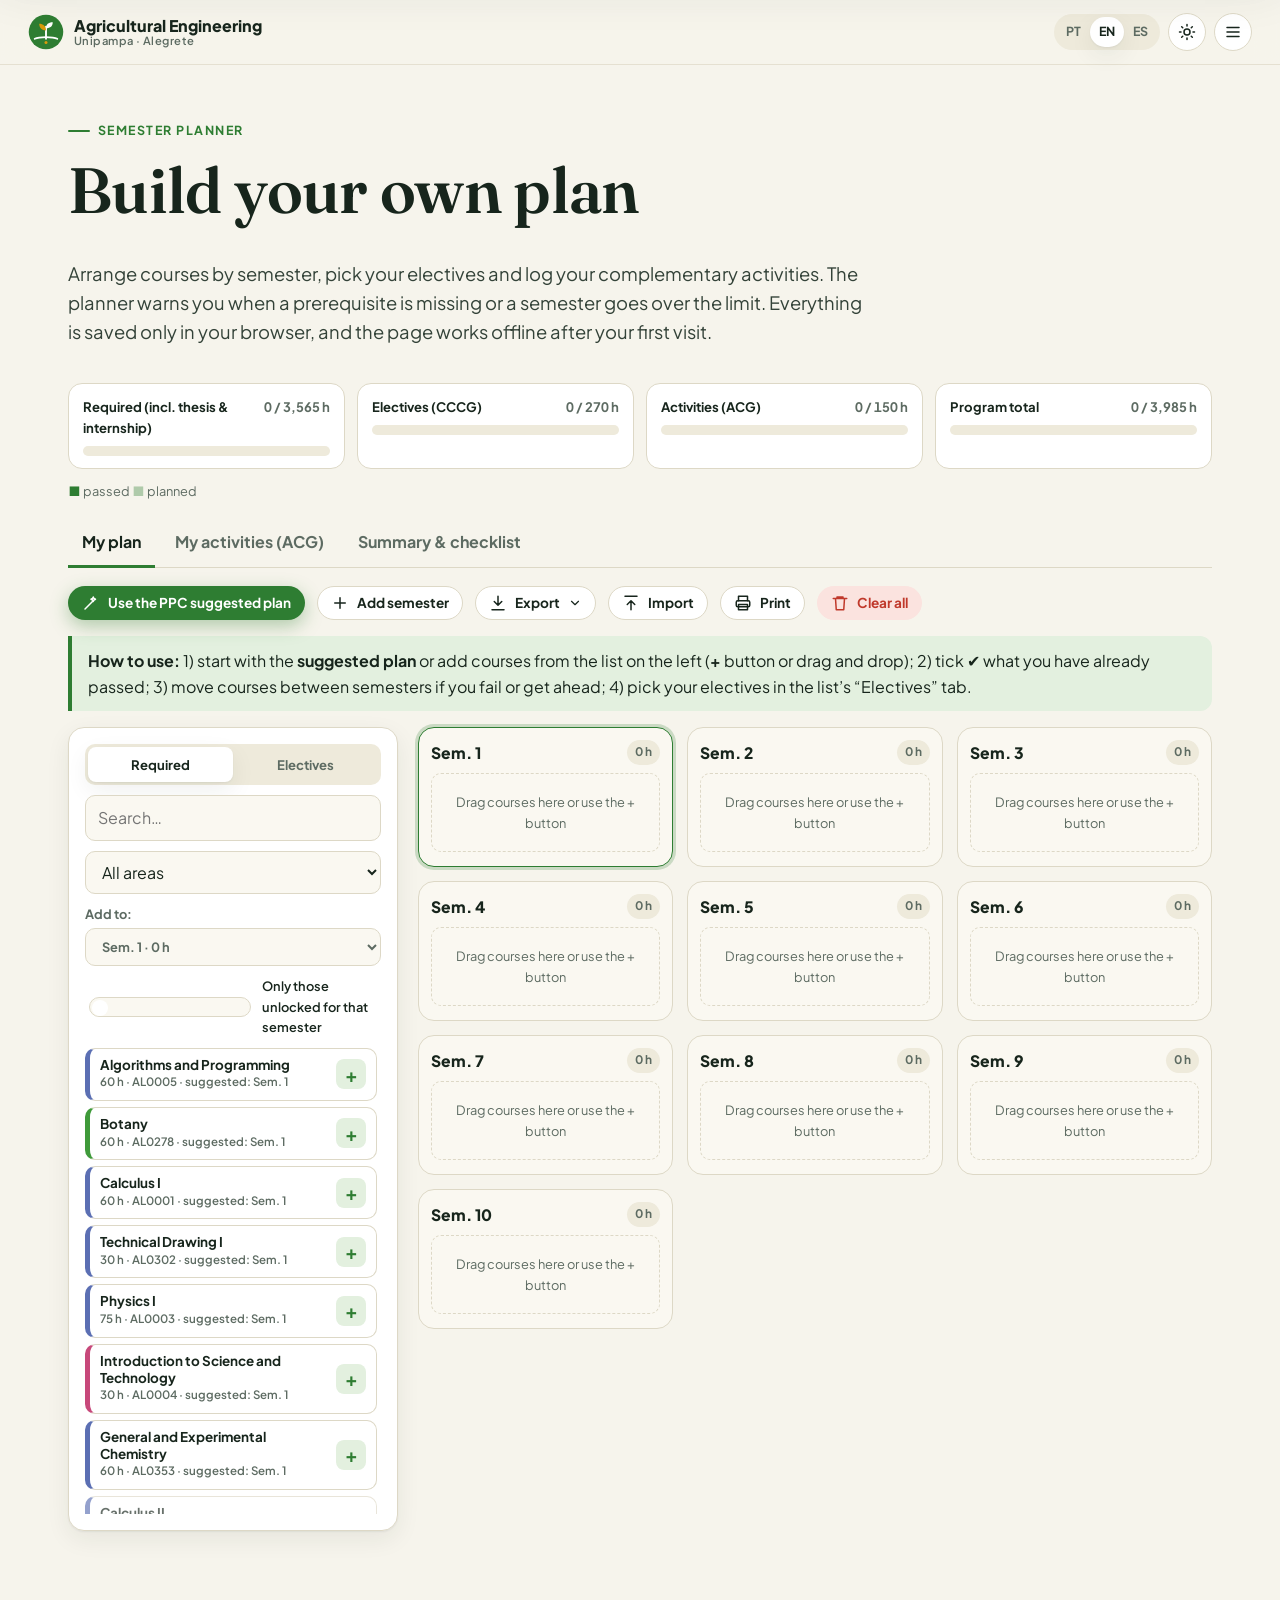
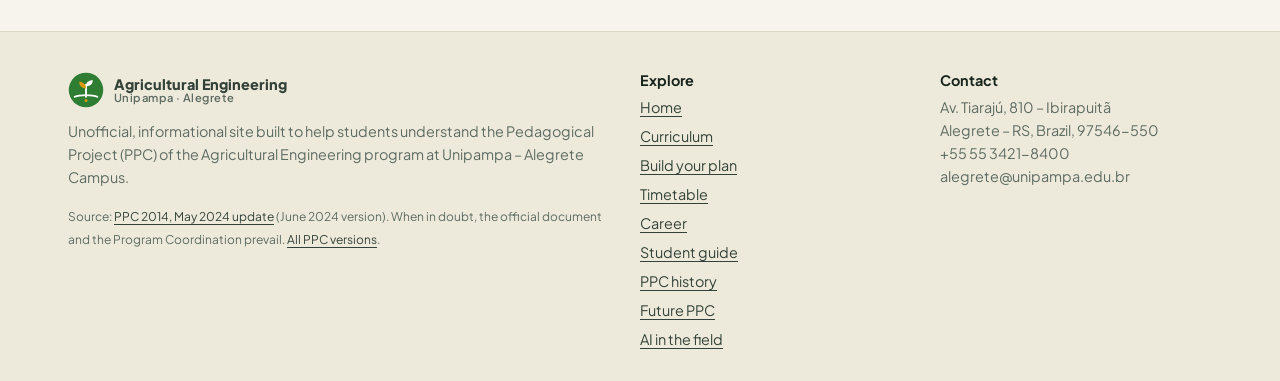
<file: grade.html>
<!doctype html>
<html lang="pt-BR">
<head>
  <meta charset="utf-8">
  <meta name="viewport" content="width=device-width, initial-scale=1">
  <title>Monte sua grade · Engenharia Agrícola Unipampa</title>
  <meta name="description" content="Planeje seus semestres no curso de Engenharia Agrícola da Unipampa: escolha disciplinas e CCCGs, confira pré-requisitos e acompanhe suas ACGs.">
  <link rel="preconnect" href="https://fonts.googleapis.com">
  <link rel="preconnect" href="https://fonts.gstatic.com" crossorigin>
  <link href="https://fonts.googleapis.com/css2?family=Fraunces:ital,opsz,wght@0,9..144,500;0,9..144,600;1,9..144,500&family=Plus+Jakarta+Sans:wght@400;500;600;700;800&display=swap" rel="stylesheet">
  <link rel="stylesheet" href="assets/css/style.css">
  <link rel="icon" href="assets/img/favicon.svg" type="image/svg+xml">
</head>
<body data-title-key="pl.title">
  <header id="site-header"></header>
  <main>
    <section class="page-head">
      <div class="container reveal">
        <span class="eyebrow" data-i18n="pl.eyebrow"></span>
        <h1 data-i18n="pl.h1"></h1>
        <p class="lead" data-i18n="pl.lead"></p>
      </div>
    </section>

    <section class="section-sm" style="padding-top:12px">
      <div class="container">
        <div class="progress-row" id="progress"></div>

        <div class="tabs no-print" role="tablist">
          <button role="tab" id="tab-plan" aria-selected="true" aria-controls="panel-plan" data-i18n="pl.tab.plan"></button>
          <button role="tab" id="tab-acg" aria-selected="false" aria-controls="panel-acg" data-i18n="pl.tab.acg"></button>
          <button role="tab" id="tab-sum" aria-selected="false" aria-controls="panel-sum" data-i18n="pl.tab.sum"></button>
        </div>

        <!-- GRADE -->
        <div class="tabpanel" id="panel-plan" role="tabpanel" aria-labelledby="tab-plan">
          <div class="btn-row no-print" style="margin-bottom:16px">
            <button class="btn btn-primary btn-sm" type="button" id="btn-suggest"><span data-icon="wand"></span><span data-i18n="pl.suggest"></span></button>
            <button class="btn btn-ghost btn-sm" type="button" id="btn-addsem"><span data-icon="plus"></span><span data-i18n="pl.addsem"></span></button>
            <div class="dropdown" id="export-dd">
              <button class="btn btn-ghost btn-sm" type="button" id="btn-export" aria-haspopup="menu" aria-expanded="false" aria-controls="export-menu"><span data-icon="download"></span><span data-i18n="pl.export"></span><span data-icon="chevron" class="dd-chev"></span></button>
              <div class="dropdown-menu" id="export-menu" role="menu" hidden>
                <button type="button" role="menuitem" data-fmt="pdf"><b>PDF</b><span data-i18n="ex.pdf"></span></button>
                <button type="button" role="menuitem" data-fmt="png"><b>PNG</b><span data-i18n="ex.png"></span></button>
                <button type="button" role="menuitem" data-fmt="xlsx"><b>XLSX</b><span data-i18n="ex.xlsx"></span></button>
                <button type="button" role="menuitem" data-fmt="csv"><b>CSV</b><span data-i18n="ex.csv"></span></button>
                <button type="button" role="menuitem" data-fmt="json"><b>JSON</b><span data-i18n="ex.json"></span></button>
              </div>
            </div>
            <label class="btn btn-ghost btn-sm" style="cursor:pointer"><span data-icon="upload"></span><span data-i18n="pl.import"></span><input type="file" id="file-import" accept="application/json,.json" hidden></label>
            <button class="btn btn-ghost btn-sm" type="button" id="btn-print"><span data-icon="print"></span><span data-i18n="pl.print"></span></button>
            <button class="btn btn-danger btn-sm" type="button" id="btn-clear"><span data-icon="trash"></span><span data-i18n="pl.clear"></span></button>
          </div>
          <div class="callout green no-print" id="howto" data-i18n="pl.howto"></div>
          <div class="planner" style="margin-top:16px">
            <aside class="card pool" aria-label="pool">
              <div class="pool-head">
                <div class="seg" role="group">
                  <button type="button" data-type="ob" aria-pressed="true" data-i18n="pl.pool.ob"></button>
                  <button type="button" data-type="cccg" aria-pressed="false" data-i18n="pl.pool.cccg"></button>
                </div>
                <input type="search" id="pool-search" data-i18n-attr="placeholder:pl.pool.search;aria-label:pl.pool.search">
                <select id="pool-area" data-i18n-attr="aria-label:cu.area"></select>
                <label style="font-size:.8rem;font-weight:700;color:var(--muted);display:grid;gap:4px"><span data-i18n="pl.pool.target"></span>
                  <select id="pool-target"></select></label>
                <label class="switch" style="font-size:.8rem"><input type="checkbox" id="pool-avail"><span data-i18n="pl.pool.avail"></span></label>
              </div>
              <div class="pool-list" id="pool-list"></div>
            </aside>
            <div class="board" id="board"></div>
          </div>
        </div>

        <!-- ACG -->
        <div class="tabpanel" id="panel-acg" role="tabpanel" aria-labelledby="tab-acg" hidden>
          <p class="lead" data-i18n="acg.lead"></p>
          <div class="card">
            <form class="acg-form" id="acg-form">
              <label class="wide"><span data-i18n="acg.f.type"></span><select id="acg-item" class="field"></select></label>
              <label><span id="acg-qty-lbl" data-i18n="acg.f.qty"></span><input type="number" id="acg-qty" class="field" min="1" value="1" required></label>
              <label><span data-i18n="acg.f.group"></span><select id="acg-group" class="field"></select></label>
              <button class="btn btn-primary" type="submit"><span data-icon="plus"></span><span data-i18n="acg.f.add"></span></button>
              <label class="wide" style="grid-column:1/-1"><span data-i18n="acg.f.desc"></span><input type="text" id="acg-desc" class="field" maxlength="120" data-i18n-attr="placeholder:acg.f.desc.ph"></label>
            </form>
            <p class="muted" id="acg-preview" style="margin:10px 0 0;font-size:.88rem"></p>
          </div>
          <div class="acg-groups" id="acg-groups"></div>
          <div class="card table-wrap"><table class="tbl" id="acg-table"></table></div>
          <div class="callout" style="margin-top:16px" data-i18n="acg.note"></div>
        </div>

        <!-- SUMMARY -->
        <div class="tabpanel" id="panel-sum" role="tabpanel" aria-labelledby="tab-sum" hidden>
          <div class="grid grid-2" id="summary"></div>
        </div>
      </div>
    </section>
  </main>
  <footer id="site-footer"></footer>
  <script src="data/courses.js"></script>
  <script src="assets/js/app.js"></script>
  <script src="assets/js/course-ui.js"></script>
  <script src="assets/js/grade.js"></script>
  <script src="assets/js/grade-export.js"></script>
</body>
</html>
</file>
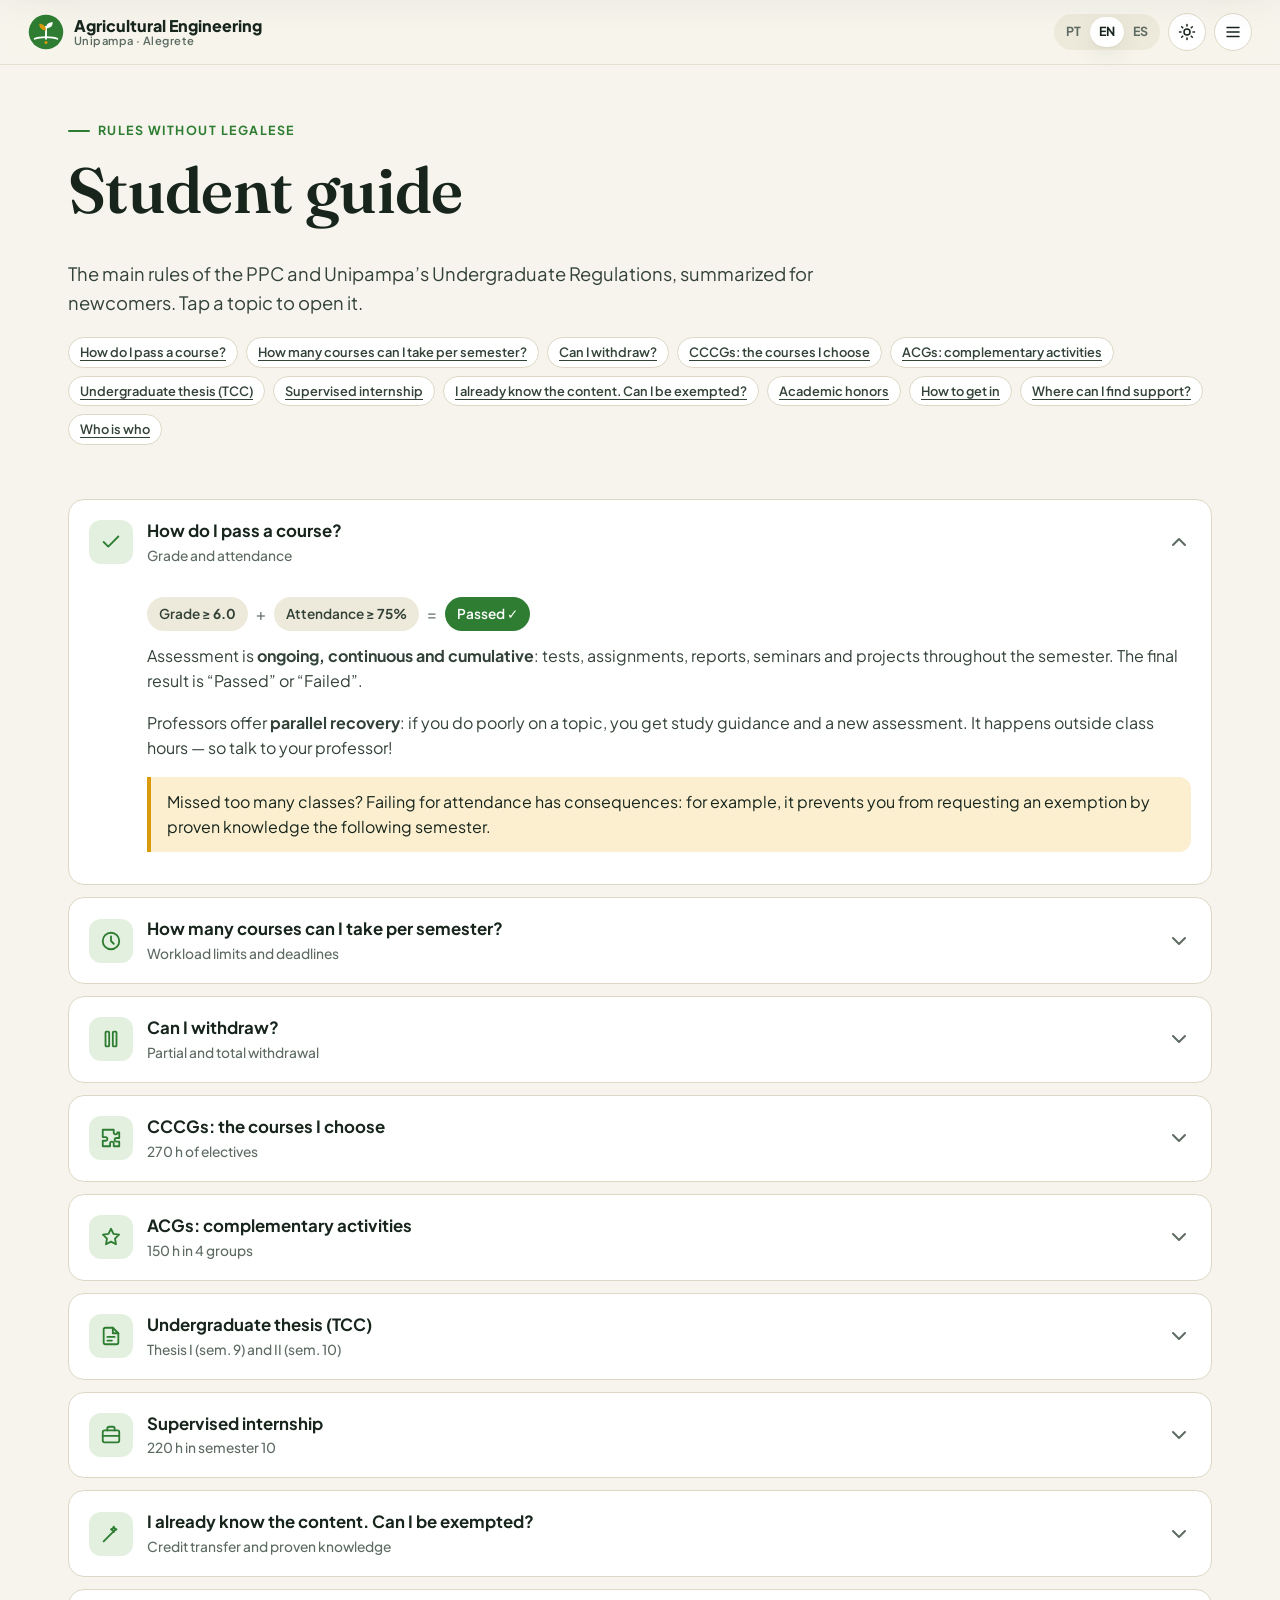
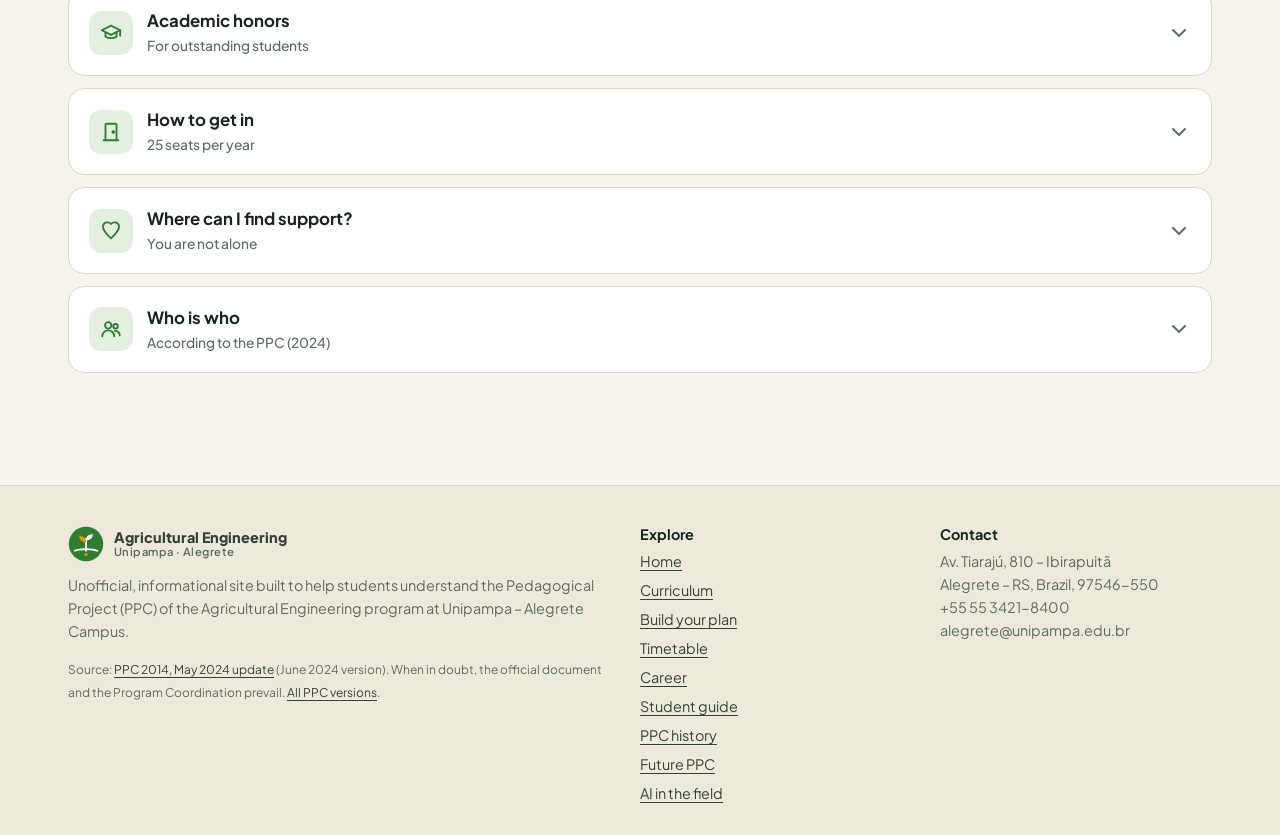
<file: guia.html>
<!doctype html>
<html lang="pt-BR">
<head>
  <meta charset="utf-8">
  <meta name="viewport" content="width=device-width, initial-scale=1">
  <title>Guia do estudante · Engenharia Agrícola Unipampa</title>
  <meta name="description" content="Regras do curso de Engenharia Agrícola da Unipampa explicadas de forma simples: aprovação, trancamento, CCCGs, ACGs, TCC, estágio, láurea e apoio ao estudante.">
  <link rel="preconnect" href="https://fonts.googleapis.com">
  <link rel="preconnect" href="https://fonts.gstatic.com" crossorigin>
  <link href="https://fonts.googleapis.com/css2?family=Fraunces:ital,opsz,wght@0,9..144,500;0,9..144,600;1,9..144,500&family=Plus+Jakarta+Sans:wght@400;500;600;700;800&display=swap" rel="stylesheet">
  <link rel="stylesheet" href="assets/css/style.css">
  <link rel="icon" href="assets/img/favicon.svg" type="image/svg+xml">
</head>
<body data-title-key="gd.title">
  <header id="site-header"></header>
  <main>
    <section class="page-head">
      <div class="container reveal">
        <span class="eyebrow" data-i18n="gd.eyebrow"></span>
        <h1 data-i18n="gd.h1"></h1>
        <p class="lead" data-i18n="gd.lead"></p>
        <div class="toc" id="toc"></div>
      </div>
    </section>
    <section class="section-sm" style="padding-top:0">
      <div class="container" id="guide"></div>
    </section>
  </main>
  <footer id="site-footer"></footer>
  <script src="data/courses.js"></script>
  <script src="assets/js/app.js"></script>
  <script src="assets/js/guia.js"></script>
</body>
</html>
</file>
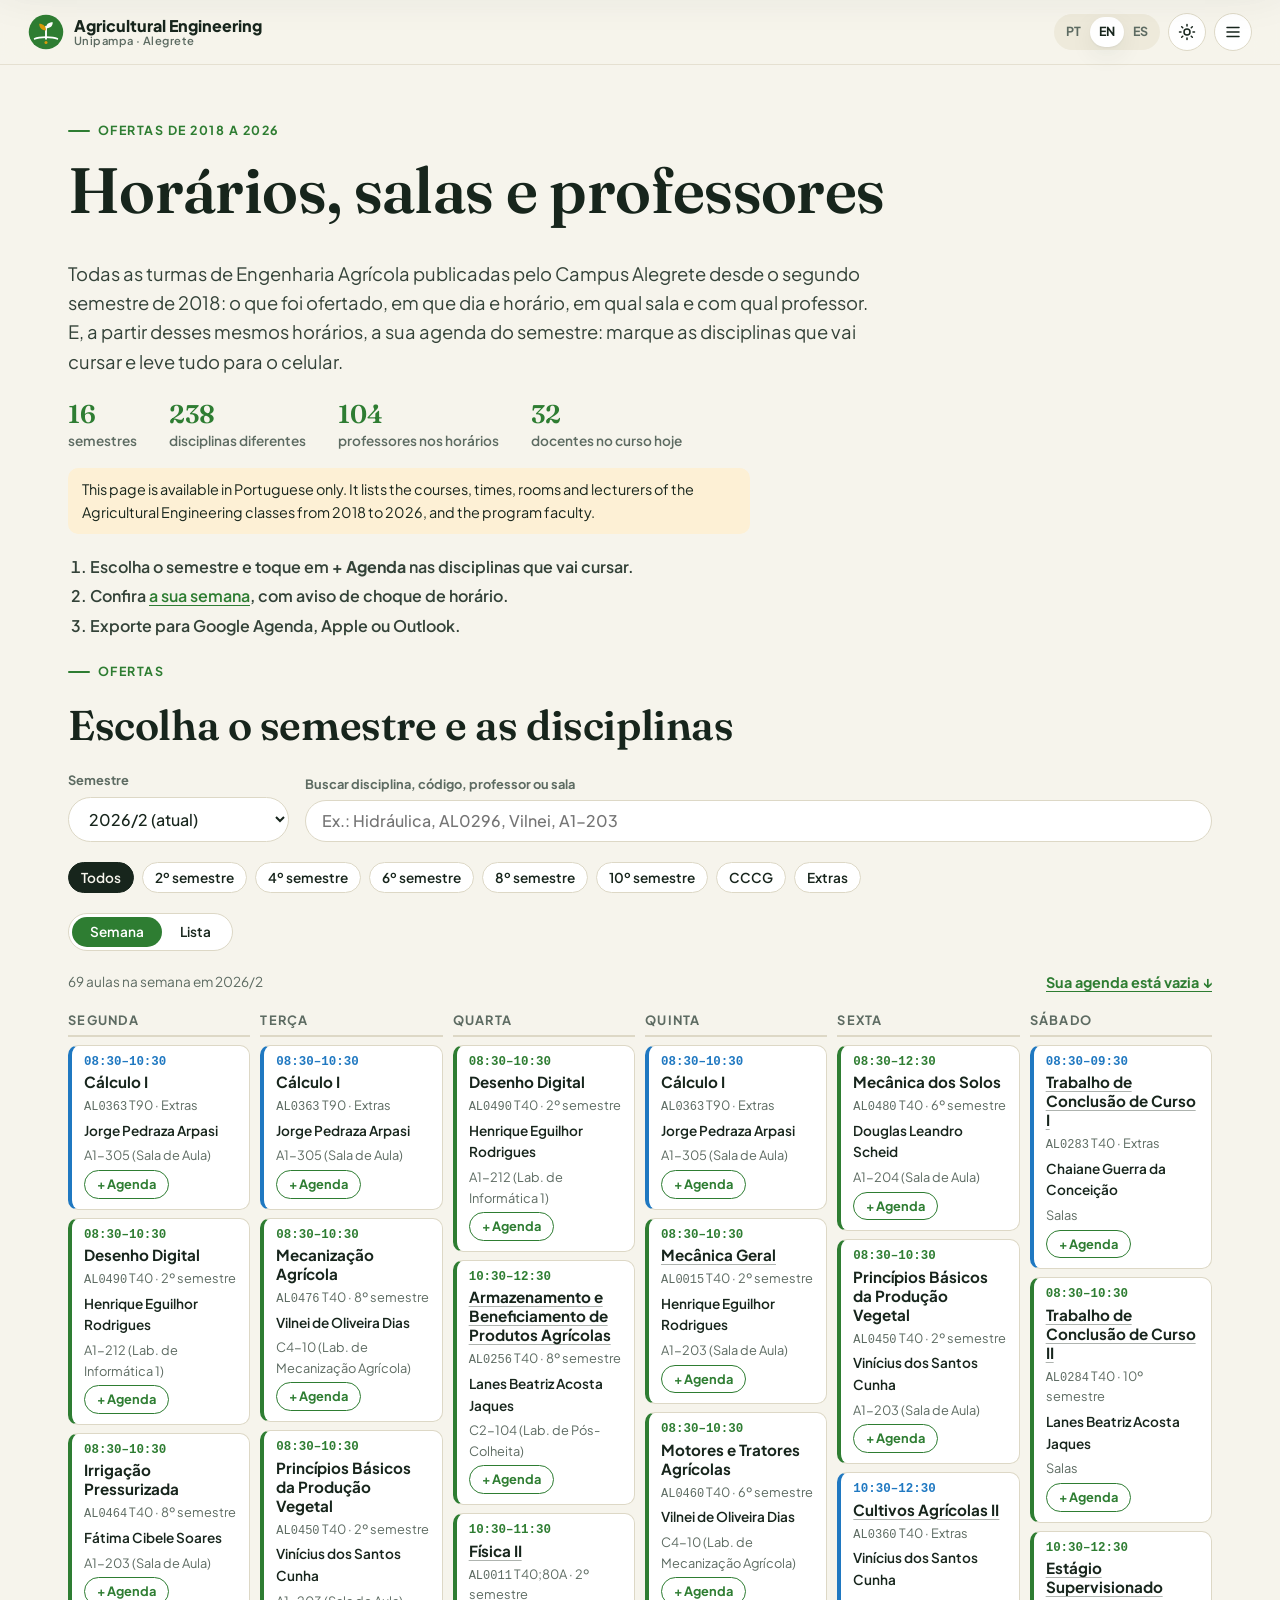
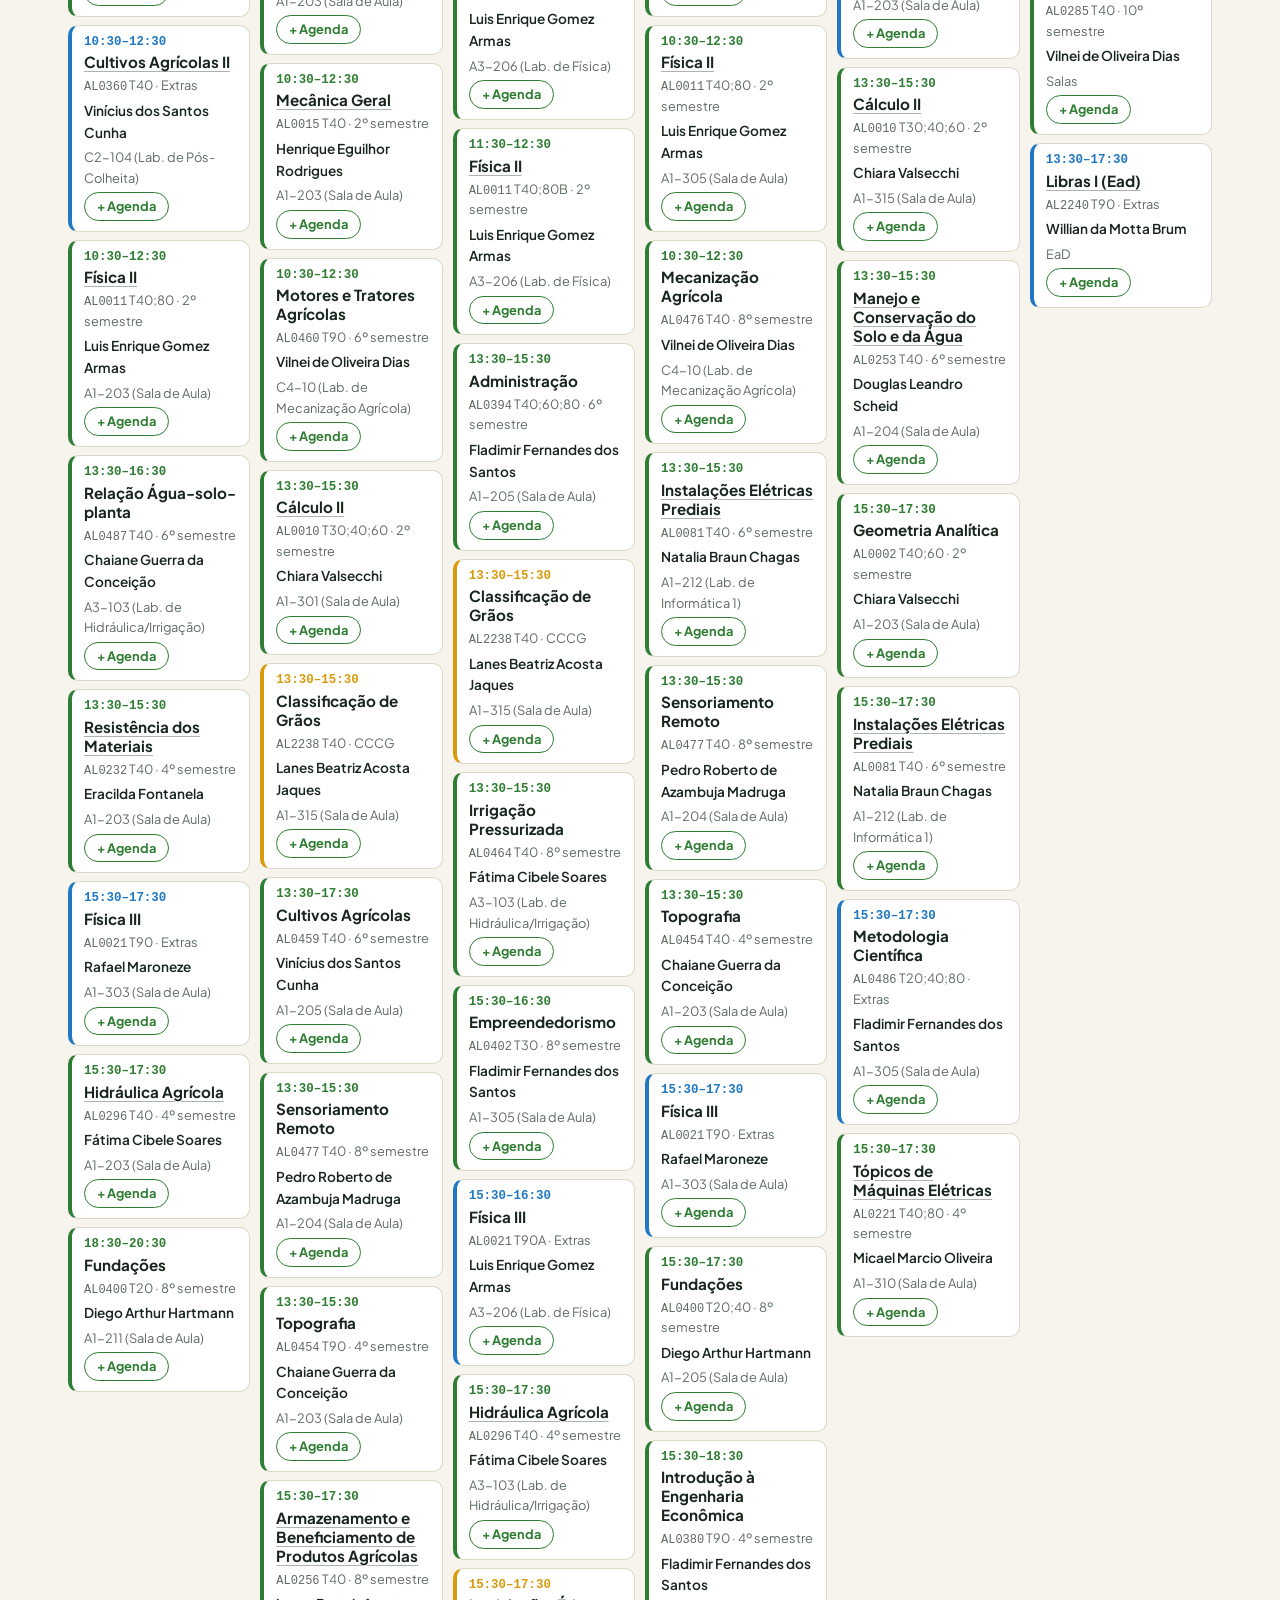
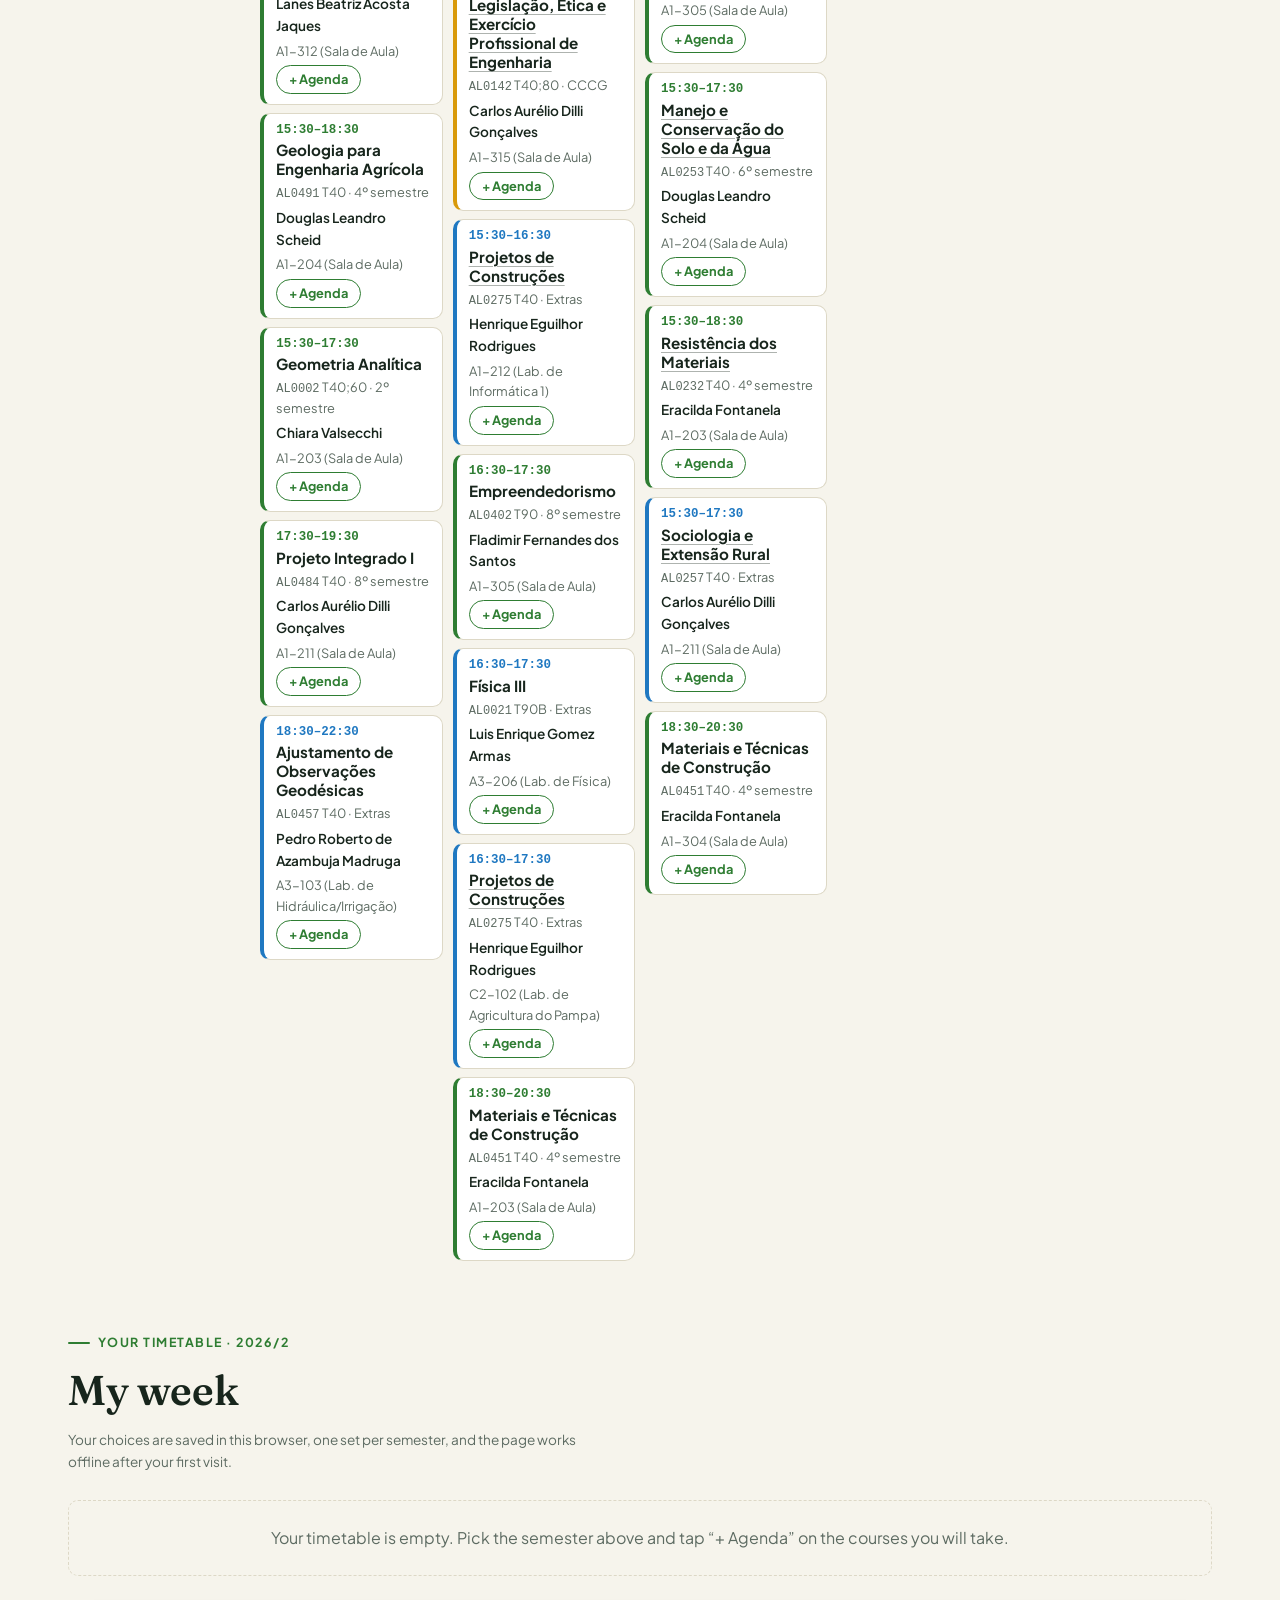
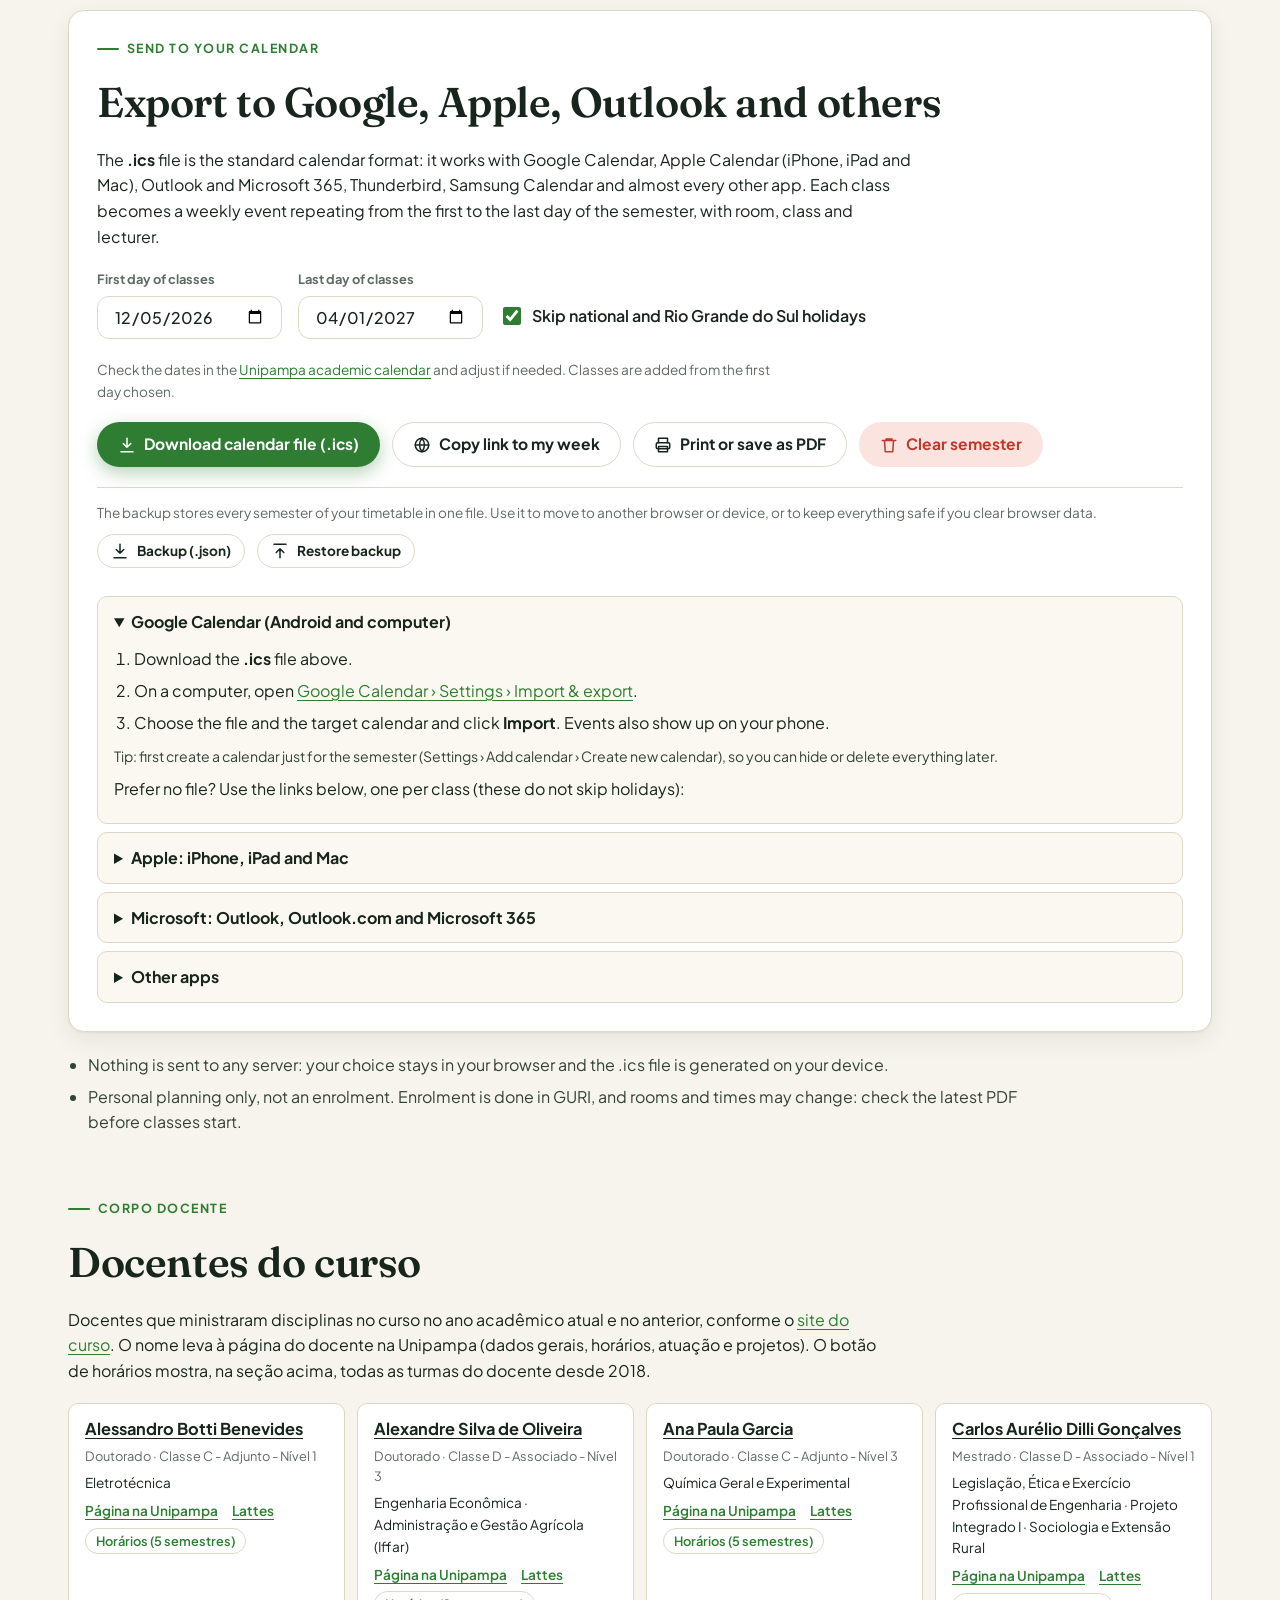
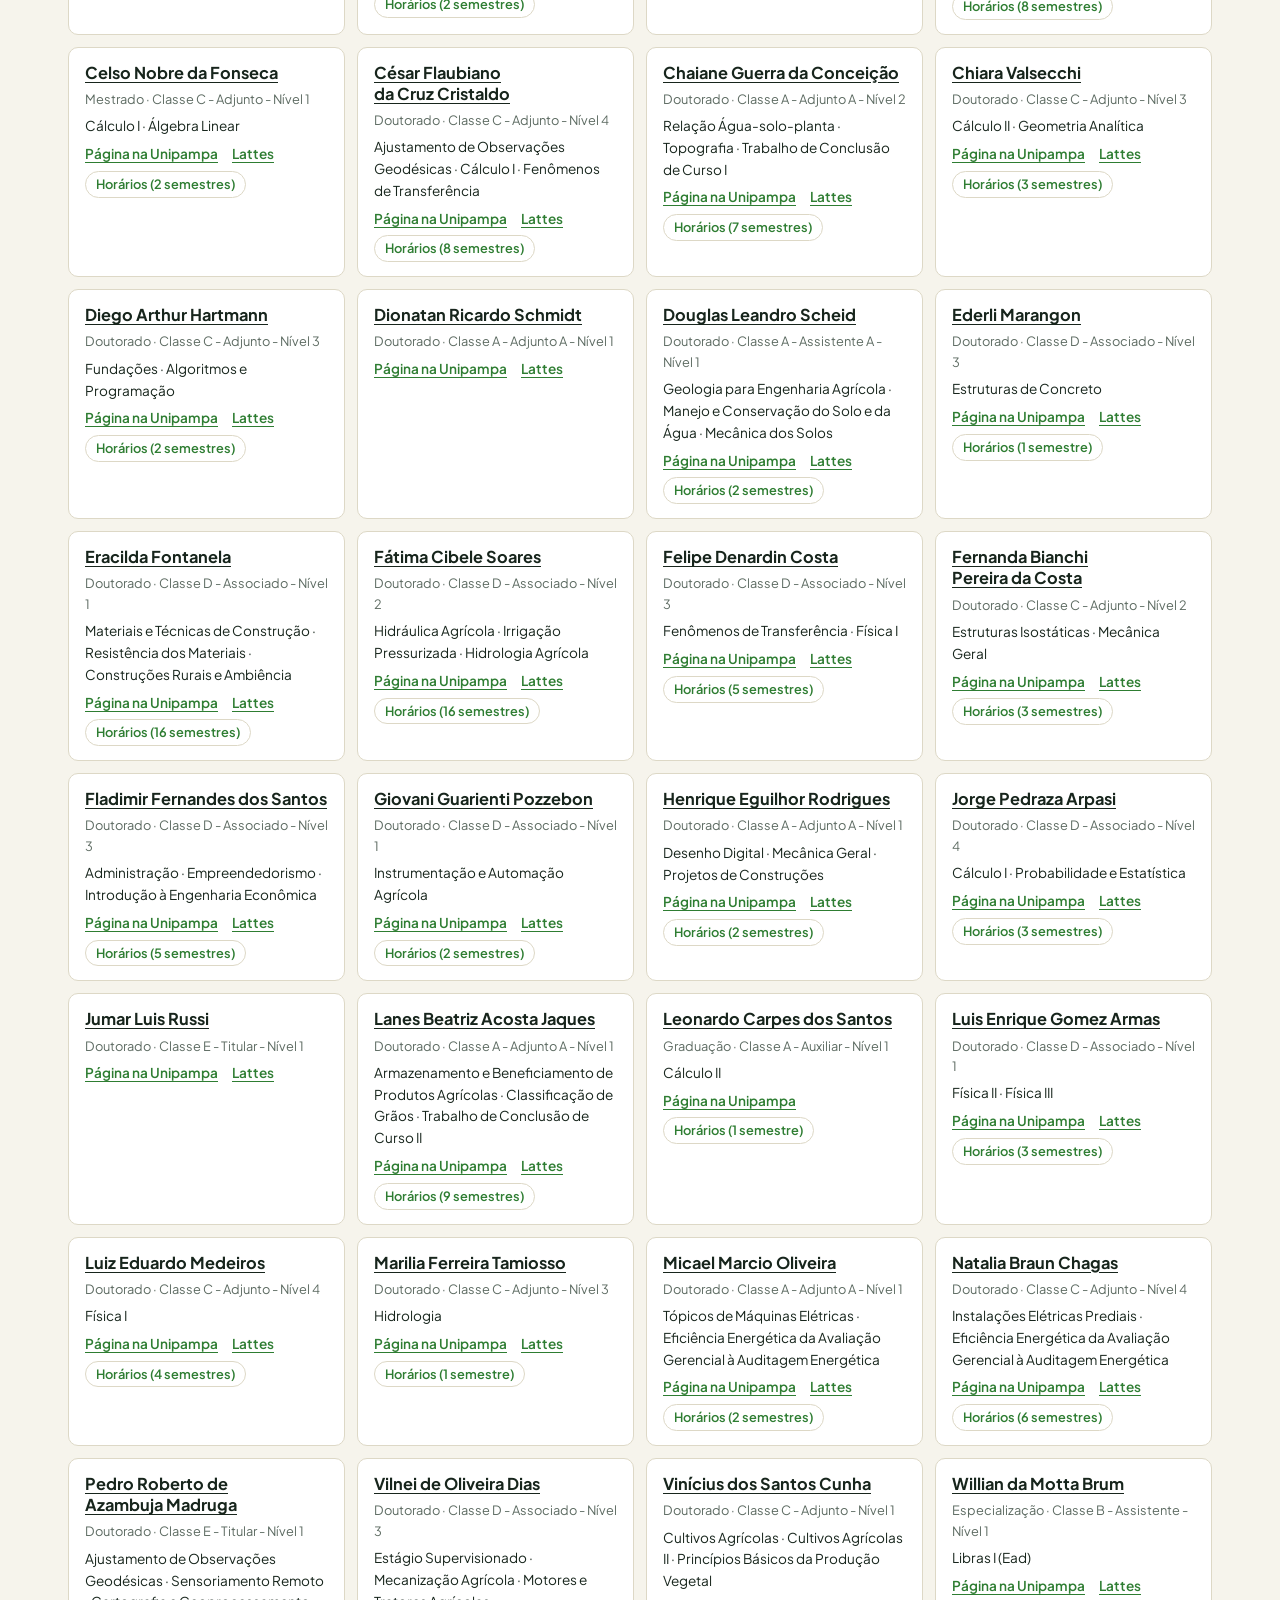
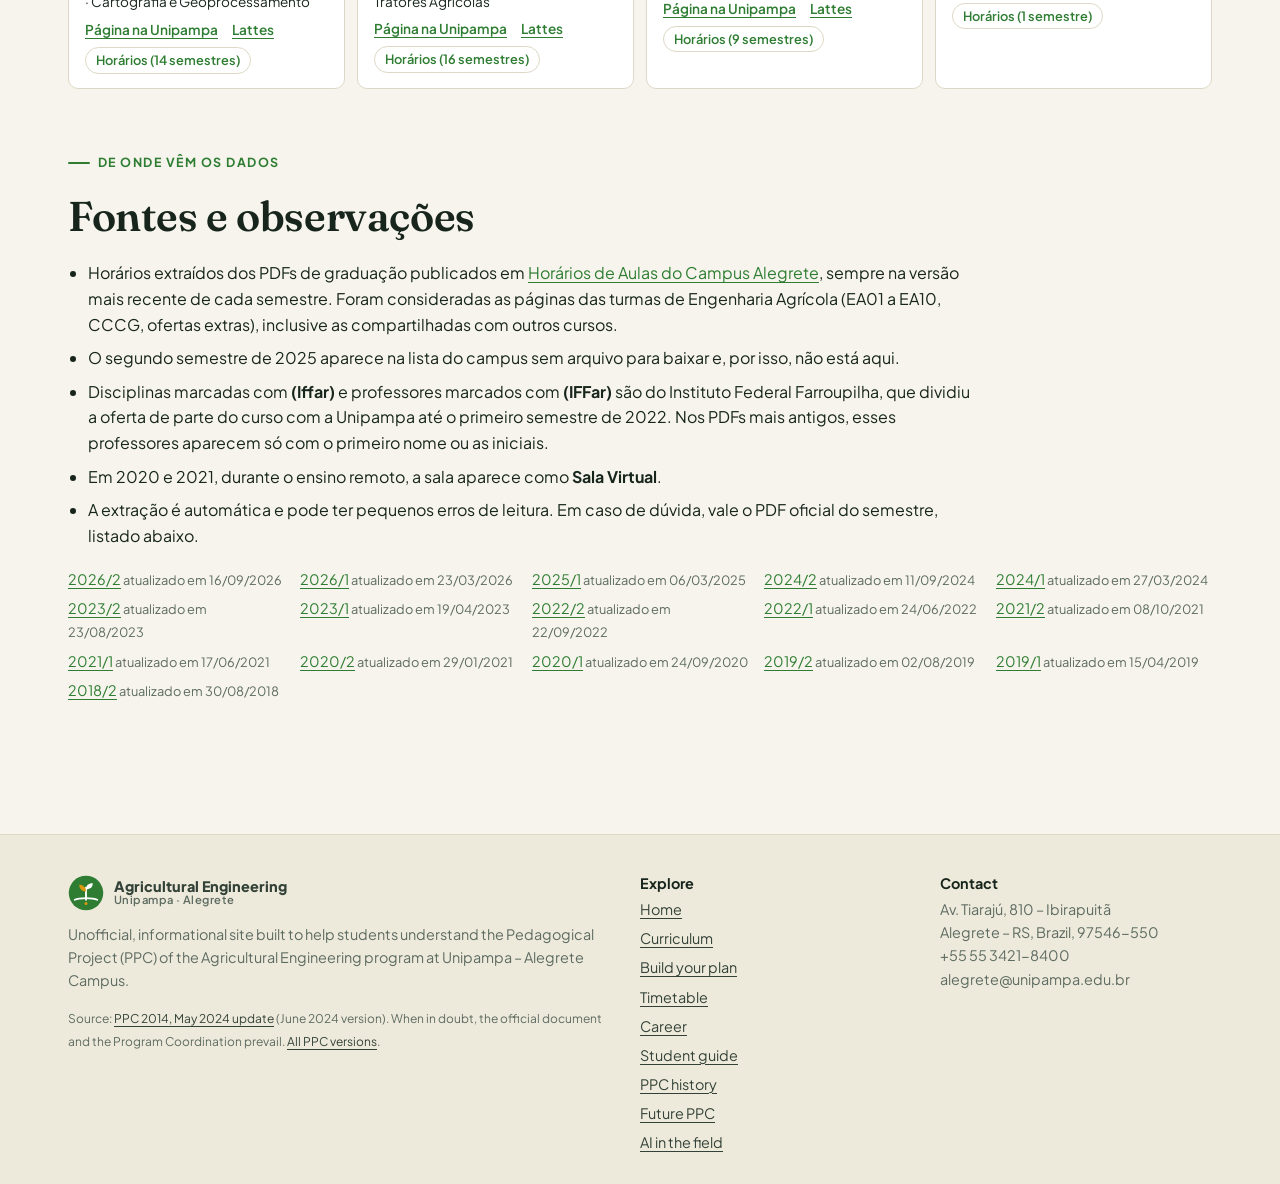
<file: horarios.html>
<!doctype html>
<html lang="pt-BR">
<head>
  <meta charset="utf-8">
  <meta name="viewport" content="width=device-width, initial-scale=1">
  <title>Horários e agenda · Engenharia Agrícola Unipampa</title>
  <meta name="description" content="Disciplinas, horários, salas e professores das turmas de Engenharia Agrícola da Unipampa Alegrete de 2018 a 2026, monte a sua agenda do semestre a partir deles (com aviso de choque de horário e exportação para Google Agenda, Apple e Outlook) e veja a relação de docentes do curso.">
  <link rel="preconnect" href="https://fonts.googleapis.com">
  <link rel="preconnect" href="https://fonts.gstatic.com" crossorigin>
  <link href="https://fonts.googleapis.com/css2?family=Fraunces:ital,opsz,wght@0,9..144,500;0,9..144,600;1,9..144,500&family=Plus+Jakarta+Sans:wght@400;500;600;700;800&display=swap" rel="stylesheet">
  <link rel="stylesheet" href="assets/css/style.css">
  <link rel="stylesheet" href="assets/css/horarios.css">
  <link rel="stylesheet" href="assets/css/agenda.css">
  <link rel="icon" href="assets/img/favicon.svg" type="image/svg+xml">
</head>
<body data-title-key="ho.title">
  <header id="site-header"></header>
  <main>
    <section class="page-head">
      <div class="container reveal">
        <span class="eyebrow">Ofertas de 2018 a 2026</span>
        <h1>Horários, salas e professores</h1>
        <p class="lead">Todas as turmas de Engenharia Agrícola publicadas pelo Campus Alegrete desde o segundo semestre de 2018: o que foi ofertado, em que dia e horário, em qual sala e com qual professor. E, a partir desses mesmos horários, a sua agenda do semestre: marque as disciplinas que vai cursar e leve tudo para o celular.</p>
        <div class="ho-facts" id="ho-facts"></div>
        <p class="ho-langnote" data-i18n="ho.langnote"></p>
        <ol class="ho-steps">
          <li>Escolha o semestre e toque em <b>+ Agenda</b> nas disciplinas que vai cursar.</li>
          <li>Confira <a href="#agenda">a sua semana</a>, com aviso de choque de horário.</li>
          <li>Exporte para Google Agenda, Apple ou Outlook.</li>
        </ol>
      </div>
    </section>

    <div class="container ho">
      <section class="reveal" id="ofertas">
        <span class="eyebrow">Ofertas</span>
        <h2>Escolha o semestre e as disciplinas</h2>
        <div class="ho-controls">
          <label class="ho-field"><span>Semestre</span><select id="ho-term"></select></label>
          <label class="ho-field ho-search"><span>Buscar disciplina, código, professor ou sala</span><input type="search" id="ho-q" placeholder="Ex.: Hidráulica, AL0296, Vilnei, A1-203" autocomplete="off"></label>
        </div>
        <div class="ho-groups" id="ho-groups" role="group" aria-label="Filtrar por semestre do curso"></div>
        <div class="ho-tabs" role="tablist" aria-label="Forma de exibição">
          <button type="button" role="tab" id="tab-week" aria-controls="ho-week" aria-selected="true">Semana</button>
          <button type="button" role="tab" id="tab-list" aria-controls="ho-list" aria-selected="false">Lista</button>
        </div>
        <div class="ho-bar">
          <p class="ho-shown" id="ho-shown" aria-live="polite"></p>
          <div id="ho-addall"></div>
          <a class="ho-mine" id="ho-mine" href="#agenda"></a>
        </div>
        <div id="ho-week" role="tabpanel" aria-labelledby="tab-week"></div>
        <div id="ho-list" role="tabpanel" aria-labelledby="tab-list" hidden></div>
      </section>

      <section class="ag" id="agenda" aria-labelledby="ag-mine-h">
        <div class="ag-mine">
          <span class="eyebrow" id="ag-eyebrow"></span>
          <div class="ag-mine-head">
            <h2 id="ag-mine-h" data-i18n="ag.mine.h"></h2>
            <p class="ag-sum" id="ag-sum" aria-live="polite"></p>
          </div>
          <p class="ag-saved no-print" data-i18n="ag.saved"></p>
          <div id="ag-conflicts" aria-live="polite"></div>
          <div id="ag-week"></div>
          <div id="ag-days"></div>
          <ul class="ag-chosen" id="ag-chosen"></ul>
        </div>

        <section class="ag-export no-print" id="exportar" aria-labelledby="ag-ex-h">
          <span class="eyebrow" data-i18n="ag.ex.eyebrow"></span>
          <h2 id="ag-ex-h" data-i18n="ag.ex.h"></h2>
          <p data-i18n="ag.ex.p"></p>
          <div class="ag-dates">
            <label class="ag-field"><span data-i18n="ag.ex.start"></span><input type="date" id="ag-start"></label>
            <label class="ag-field"><span data-i18n="ag.ex.end"></span><input type="date" id="ag-end"></label>
            <label class="ag-check"><input type="checkbox" id="ag-hol"> <span data-i18n="ag.ex.hol"></span></label>
          </div>
          <p class="ag-hint" data-i18n="ag.ex.datehint"></p>
          <div class="btn-row">
            <button class="btn btn-primary" type="button" id="ag-ics"><span data-icon="download"></span><span data-i18n="ag.ex.ics"></span></button>
            <button class="btn btn-ghost" type="button" id="ag-share"><span data-icon="globe"></span><span data-i18n="ag.ex.share"></span></button>
            <button class="btn btn-ghost" type="button" id="ag-print"><span data-icon="print"></span><span data-i18n="ag.ex.print"></span></button>
            <button class="btn btn-danger" type="button" id="ag-clear"><span data-icon="trash"></span><span data-i18n="ag.ex.clear"></span></button>
          </div>
          <div class="ag-backup">
            <p class="ag-hint" data-i18n="ag.ex.backuphint"></p>
            <div class="btn-row">
              <button class="btn btn-ghost btn-sm" type="button" id="ag-backup"><span data-icon="download"></span><span data-i18n="ag.ex.backup"></span></button>
              <button class="btn btn-ghost btn-sm" type="button" id="ag-restore"><span data-icon="upload"></span><span data-i18n="ag.ex.restore"></span></button>
              <input type="file" id="ag-file" accept="application/json,.json" hidden>
            </div>
          </div>

          <div class="ag-apps">
            <details open>
              <summary data-i18n="ag.app.google"></summary>
              <div data-i18n="ag.app.google.body"></div>
              <div class="ag-glinks" id="ag-glinks"></div>
            </details>
            <details>
              <summary data-i18n="ag.app.apple"></summary>
              <div data-i18n="ag.app.apple.body"></div>
            </details>
            <details>
              <summary data-i18n="ag.app.ms"></summary>
              <div data-i18n="ag.app.ms.body"></div>
            </details>
            <details>
              <summary data-i18n="ag.app.other"></summary>
              <div data-i18n="ag.app.other.body"></div>
            </details>
          </div>
        </section>

        <div class="ag-notes no-print">
          <ul>
            <li data-i18n="ag.notes.priv"></li>
            <li data-i18n="ag.notes.off"></li>
          </ul>
        </div>
      </section>

      <section class="reveal" id="docentes">
        <span class="eyebrow">Corpo docente</span>
        <h2>Docentes do curso</h2>
        <p>Docentes que ministraram disciplinas no curso no ano acadêmico atual e no anterior, conforme o <a href="https://cursos.unipampa.edu.br/cursos/engenhariaagricola/docentes/" target="_blank" rel="noopener">site do curso</a>. O nome leva à página do docente na Unipampa (dados gerais, horários, atuação e projetos). O botão de horários mostra, na seção acima, todas as turmas do docente desde 2018.</p>
        <div class="ho-doc-grid" id="ho-docentes"></div>
      </section>

      <section class="reveal" id="fontes">
        <span class="eyebrow">De onde vêm os dados</span>
        <h2>Fontes e observações</h2>
        <ul class="ho-notes">
          <li>Horários extraídos dos PDFs de graduação publicados em <a href="https://unipampa.edu.br/alegrete/horarios-de-aulas" target="_blank" rel="noopener">Horários de Aulas do Campus Alegrete</a>, sempre na versão mais recente de cada semestre. Foram consideradas as páginas das turmas de Engenharia Agrícola (EA01 a EA10, CCCG, ofertas extras), inclusive as compartilhadas com outros cursos.</li>
          <li>O segundo semestre de 2025 aparece na lista do campus sem arquivo para baixar e, por isso, não está aqui.</li>
          <li>Disciplinas marcadas com <b>(Iffar)</b> e professores marcados com <b>(IFFar)</b> são do Instituto Federal Farroupilha, que dividiu a oferta de parte do curso com a Unipampa até o primeiro semestre de 2022. Nos PDFs mais antigos, esses professores aparecem só com o primeiro nome ou as iniciais.</li>
          <li>Em 2020 e 2021, durante o ensino remoto, a sala aparece como <b>Sala Virtual</b>.</li>
          <li>A extração é automática e pode ter pequenos erros de leitura. Em caso de dúvida, vale o PDF oficial do semestre, listado abaixo.</li>
        </ul>
        <ul class="ho-pdfs" id="ho-pdfs"></ul>
      </section>
    </div>
  </main>
  <footer id="site-footer"></footer>
  <script src="data/courses.js"></script>
  <script src="data/horarios.js"></script>
  <script src="assets/js/app.js"></script>
  <script src="assets/js/agenda.js"></script>
  <script src="assets/js/horarios.js"></script>
</body>
</html>
</file>
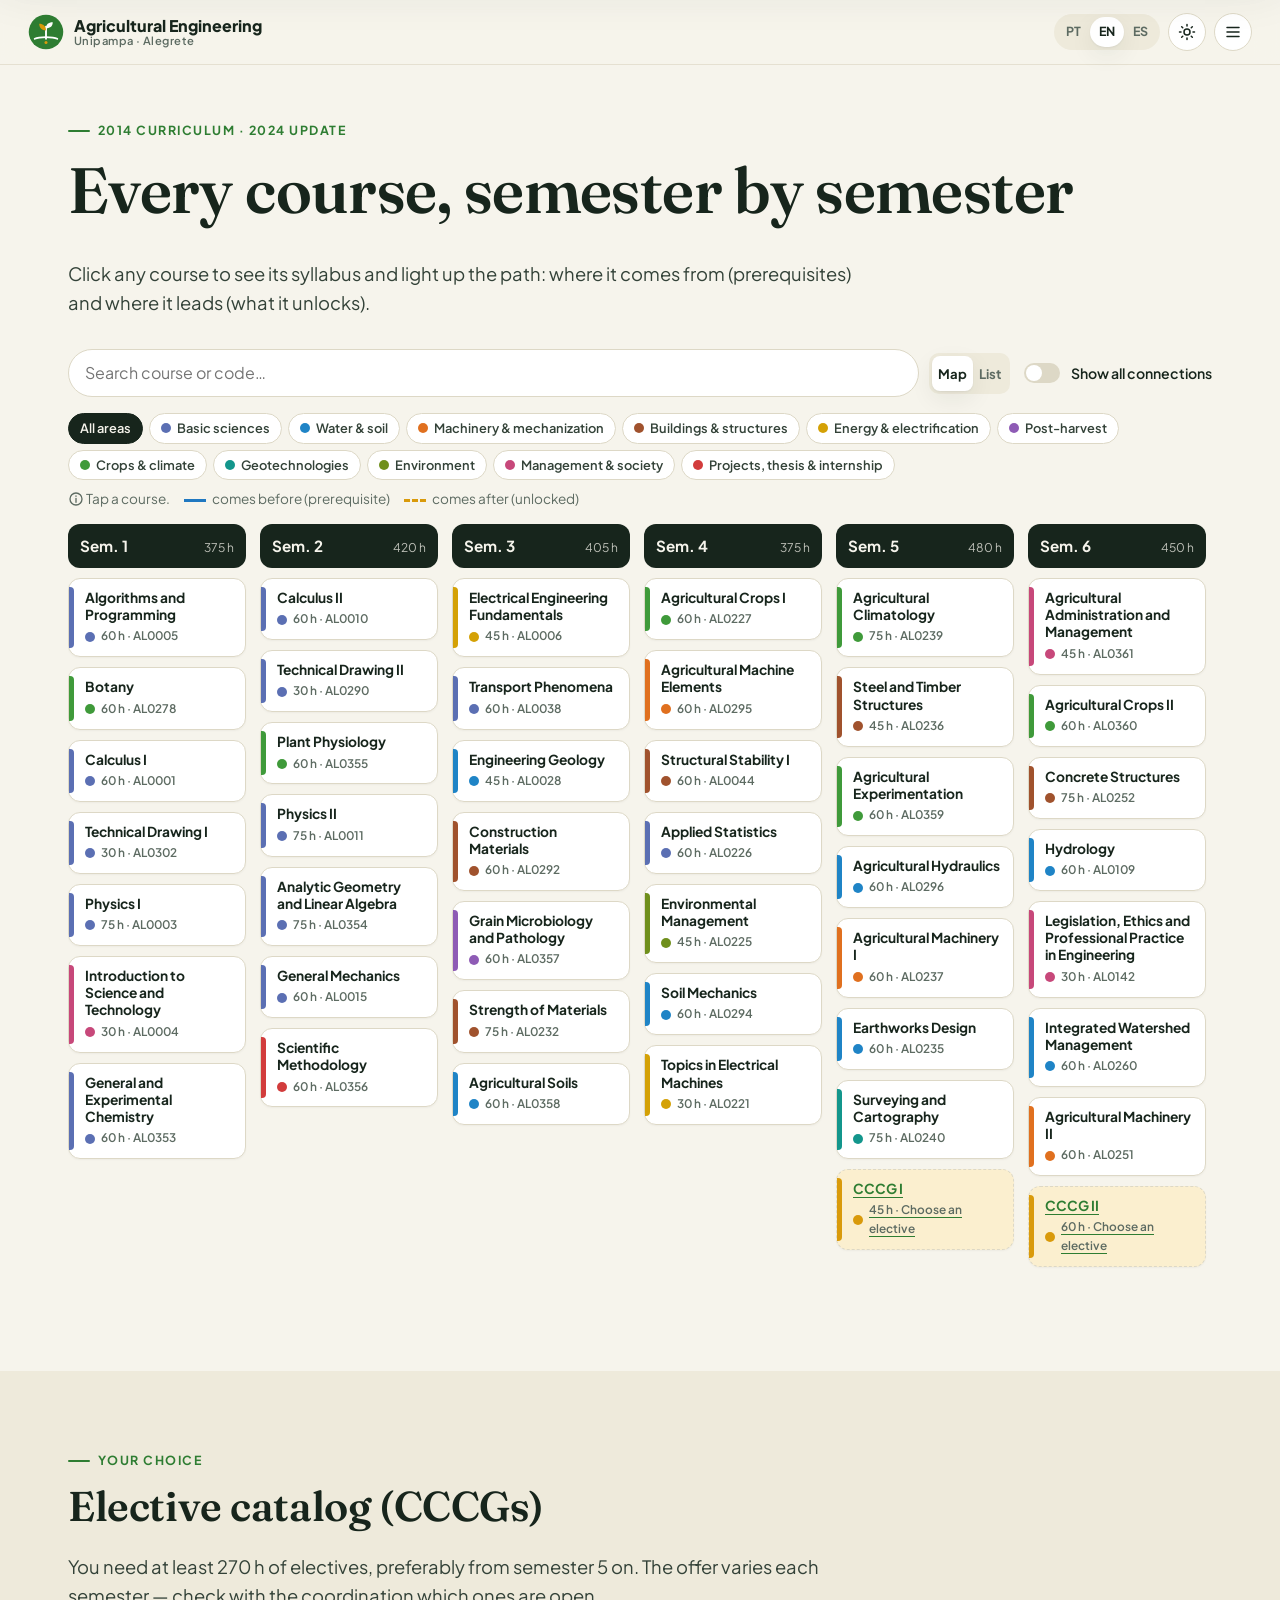
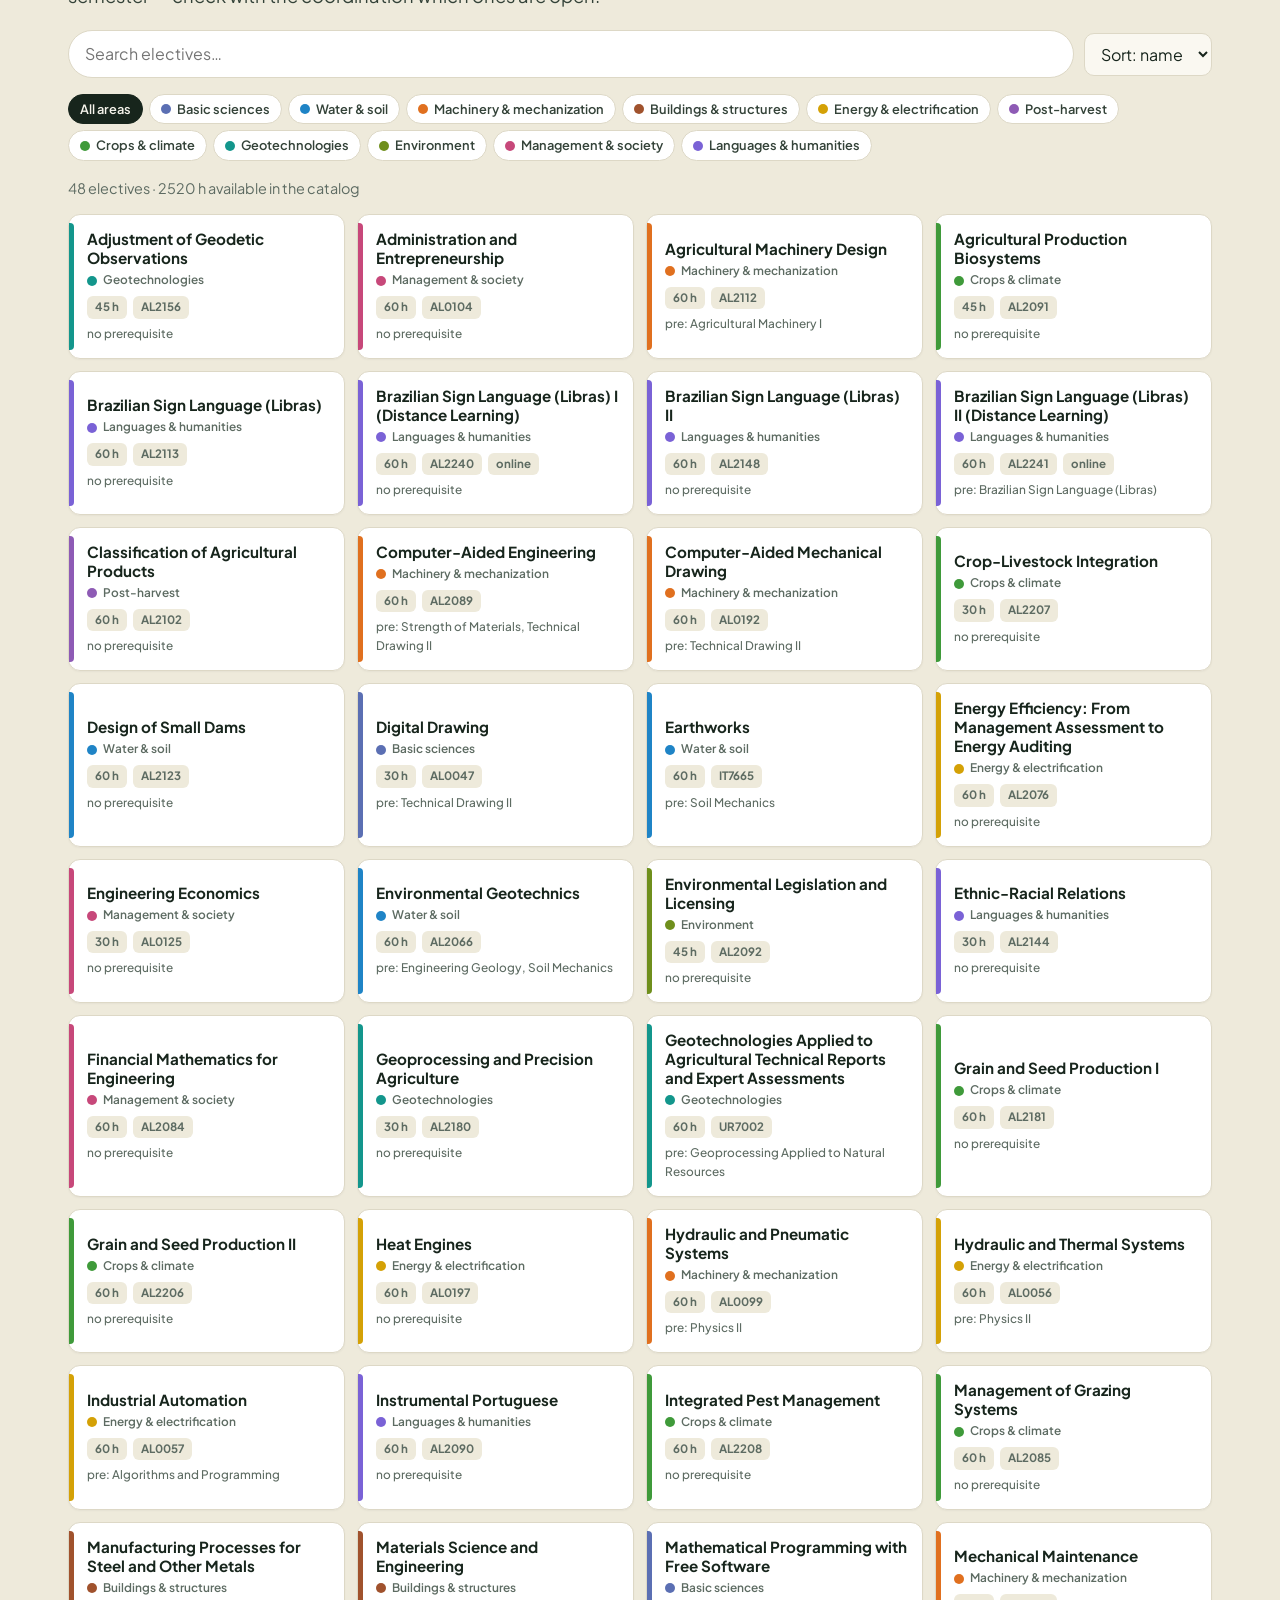
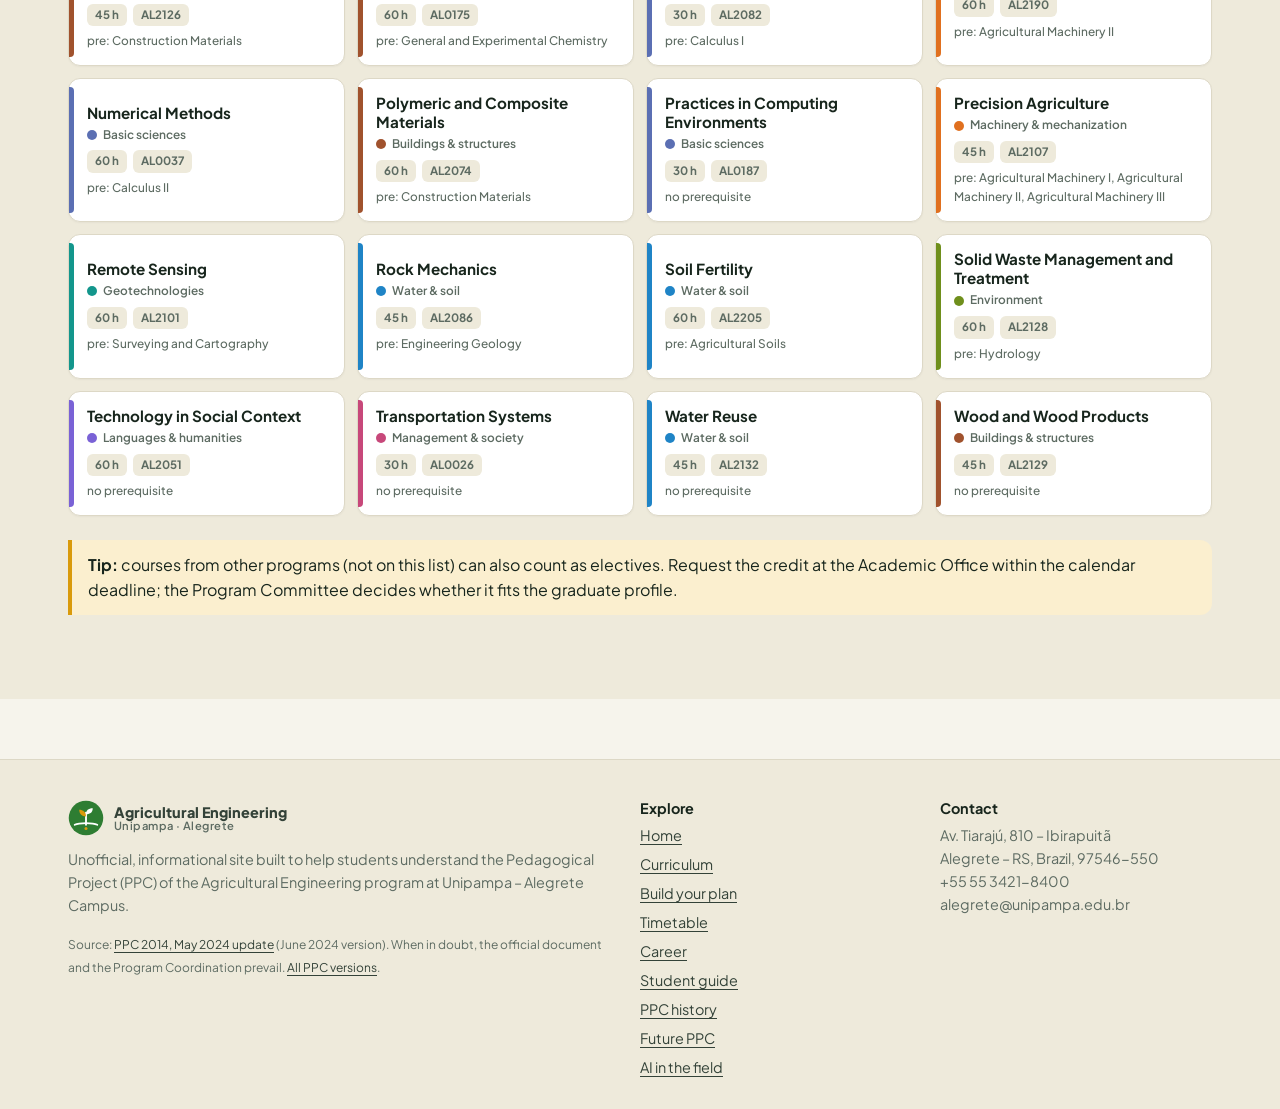
<file: matriz.html>
<!doctype html>
<html lang="pt-BR">
<head>
  <meta charset="utf-8">
  <meta name="viewport" content="width=device-width, initial-scale=1">
  <title>Matriz curricular · Engenharia Agrícola Unipampa</title>
  <meta name="description" content="Matriz curricular interativa do curso de Engenharia Agrícola da Unipampa: disciplinas por semestre, pré-requisitos, ementas e CCCGs.">
  <link rel="preconnect" href="https://fonts.googleapis.com">
  <link rel="preconnect" href="https://fonts.gstatic.com" crossorigin>
  <link href="https://fonts.googleapis.com/css2?family=Fraunces:ital,opsz,wght@0,9..144,500;0,9..144,600;1,9..144,500&family=Plus+Jakarta+Sans:wght@400;500;600;700;800&display=swap" rel="stylesheet">
  <link rel="stylesheet" href="assets/css/style.css">
  <link rel="icon" href="assets/img/favicon.svg" type="image/svg+xml">
</head>
<body data-title-key="mx.title">
  <header id="site-header"></header>
  <main>
    <section class="page-head">
      <div class="container reveal">
        <span class="eyebrow" data-i18n="mx.eyebrow"></span>
        <h1 data-i18n="mx.h1"></h1>
        <p class="lead" data-i18n="mx.lead"></p>
      </div>
    </section>

    <section class="section-sm" style="padding-top:8px">
      <div class="container">
        <div class="toolbar">
          <input type="search" id="mx-search" data-i18n-attr="placeholder:mx.search;aria-label:mx.search">
          <div class="seg" role="group" style="flex:0 0 auto">
            <button type="button" id="view-map" aria-pressed="true" data-i18n="mx.view.map"></button>
            <button type="button" id="view-list" aria-pressed="false" data-i18n="mx.view.list"></button>
          </div>
          <label class="switch"><input type="checkbox" id="mx-all"><span data-i18n="mx.all"></span></label>
        </div>
        <div class="filters" id="mx-filters" style="margin-bottom:8px"></div>
        <div class="hint-bar" id="mx-hint">
          <span><span data-icon="info" style="display:inline-block;width:16px;vertical-align:-3px"></span> <span data-i18n="mx.hint"></span></span>
          <span><i></i><span data-i18n="mx.leg.pre"></span></span>
          <span><i class="post"></i><span data-i18n="mx.leg.post"></span></span>
        </div>
        <div class="matrix-scroll" id="mx-scroll">
          <div class="matrix" id="matrix">
            <svg class="matrix-lines" id="mx-lines"></svg>
          </div>
        </div>
      </div>
    </section>

    <section class="section" id="cccgs" style="background:var(--bg-2)">
      <div class="container">
        <div class="reveal">
          <span class="eyebrow" data-i18n="mx.c.eyebrow"></span>
          <h2 data-i18n="mx.c.h2"></h2>
          <p class="lead" data-i18n="mx.c.lead"></p>
        </div>
        <div class="toolbar" style="margin-top:20px">
          <input type="search" id="cc-search" data-i18n-attr="placeholder:mx.c.search;aria-label:mx.c.search">
          <select id="cc-sort" class="field" style="width:auto">
            <option value="name" data-i18n="mx.c.sort.name"></option>
            <option value="hours" data-i18n="mx.c.sort.hours"></option>
            <option value="area" data-i18n="mx.c.sort.area"></option>
          </select>
        </div>
        <div class="filters" id="cc-filters" style="margin-bottom:16px"></div>
        <p class="muted" id="cc-count" style="font-size:.9rem"></p>
        <div class="catalog" id="catalog"></div>
        <div class="callout" style="margin-top:24px" data-i18n="mx.c.note"></div>
      </div>
    </section>
  </main>
  <footer id="site-footer"></footer>
  <script src="data/courses.js"></script>
  <script src="assets/js/app.js"></script>
  <script src="assets/js/course-ui.js"></script>
  <script src="assets/js/matriz.js"></script>
</body>
</html>
</file>
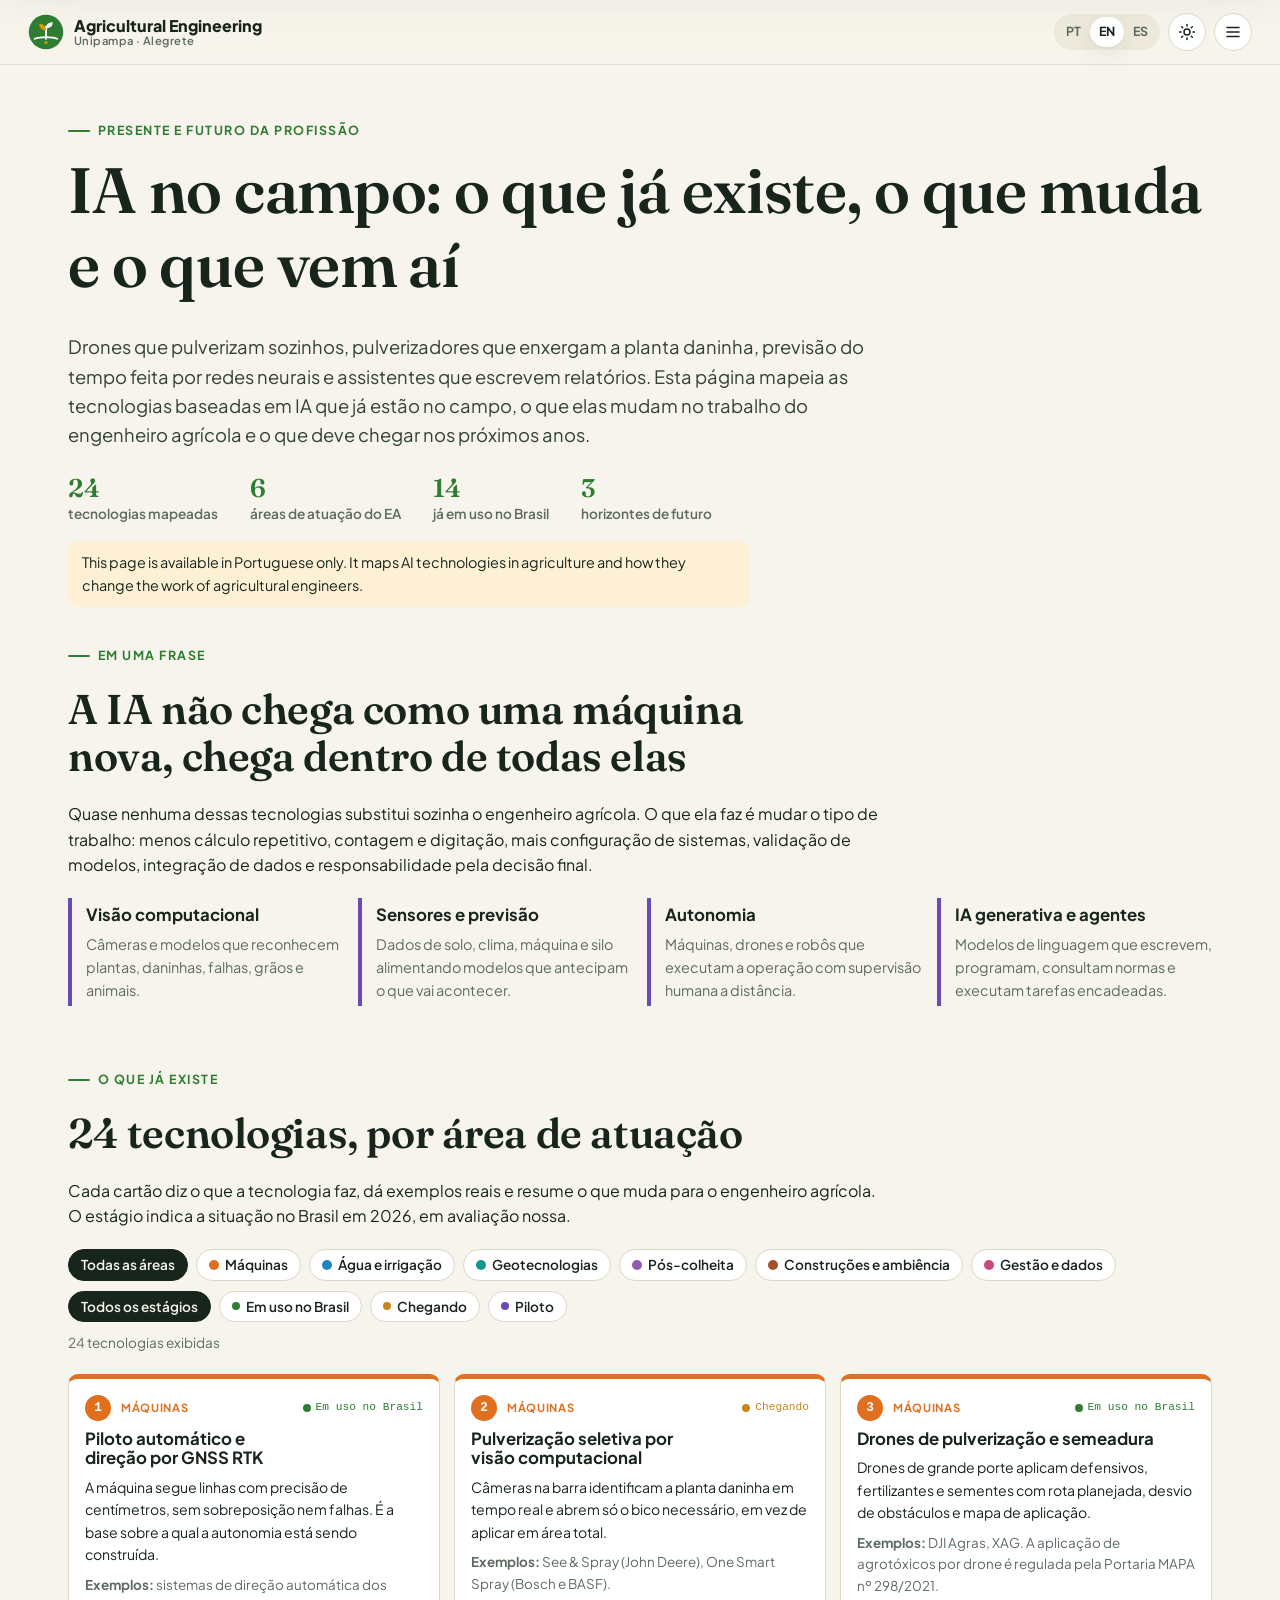
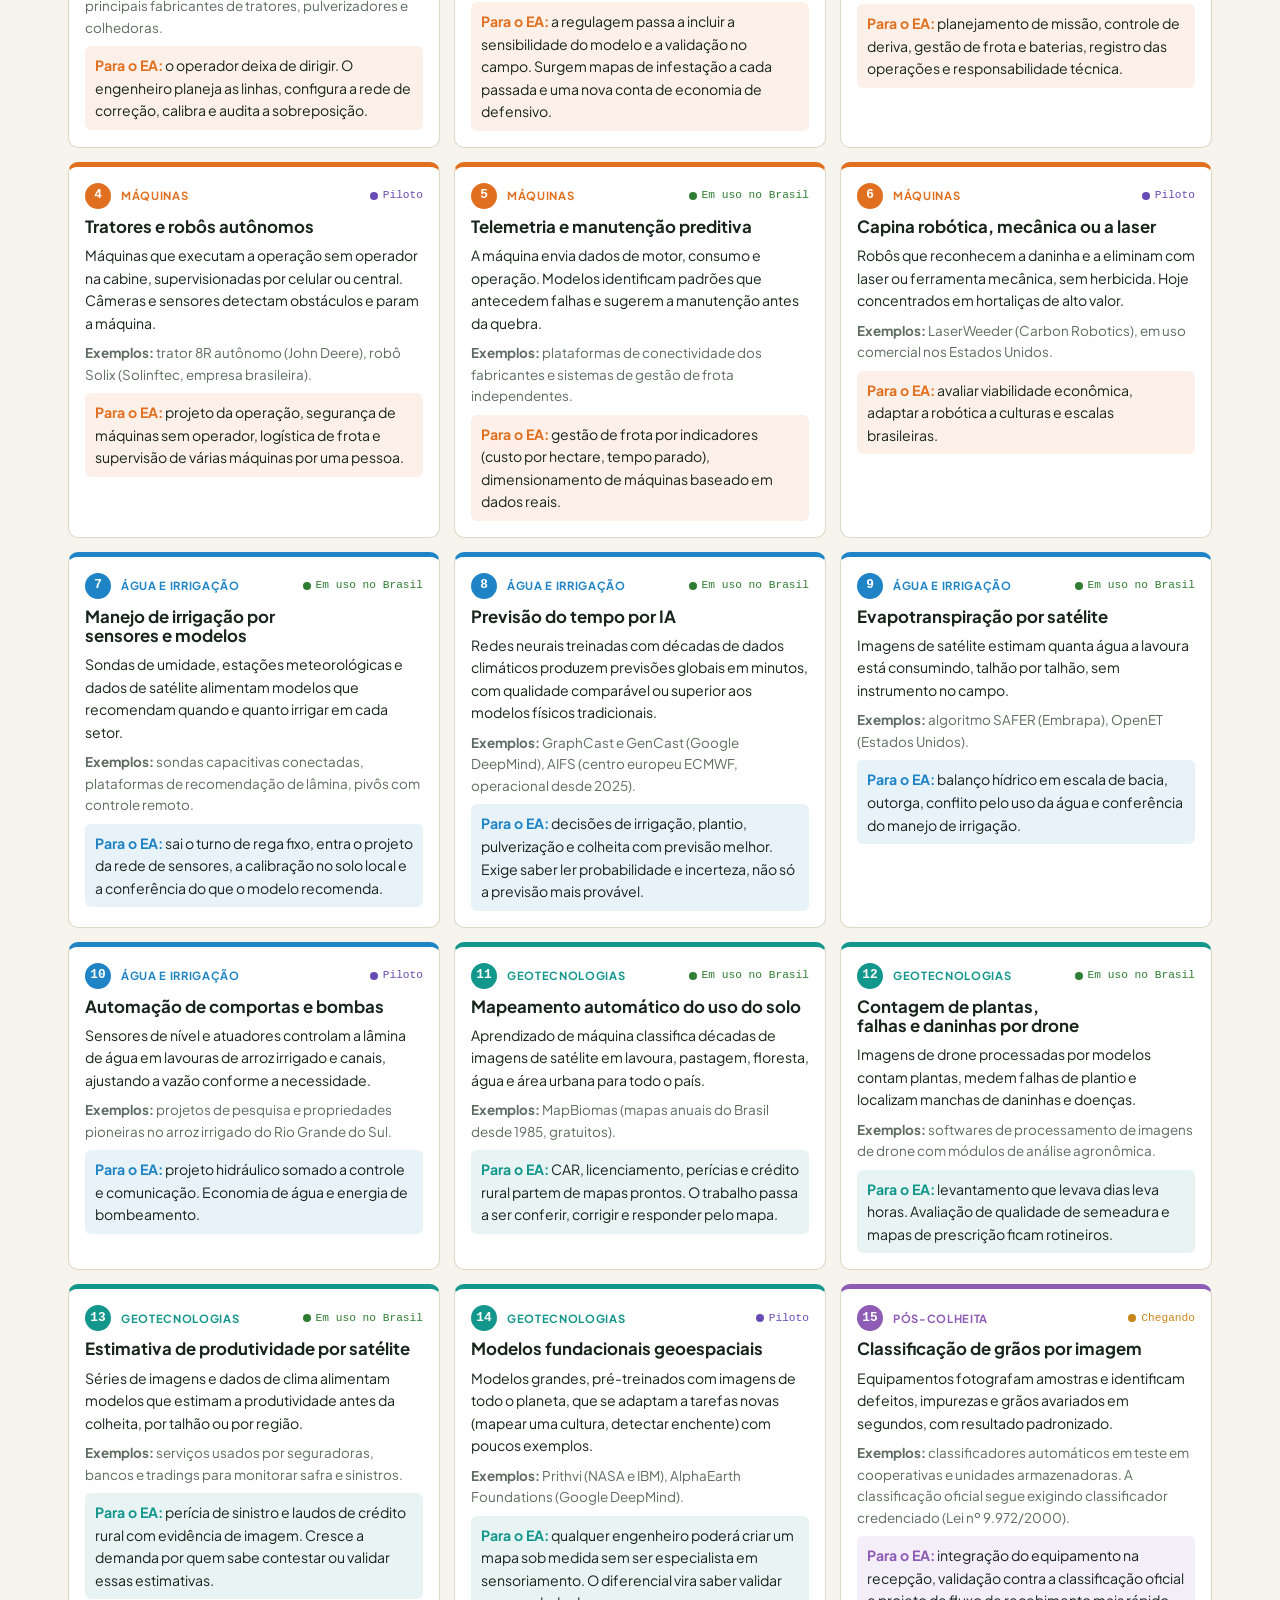
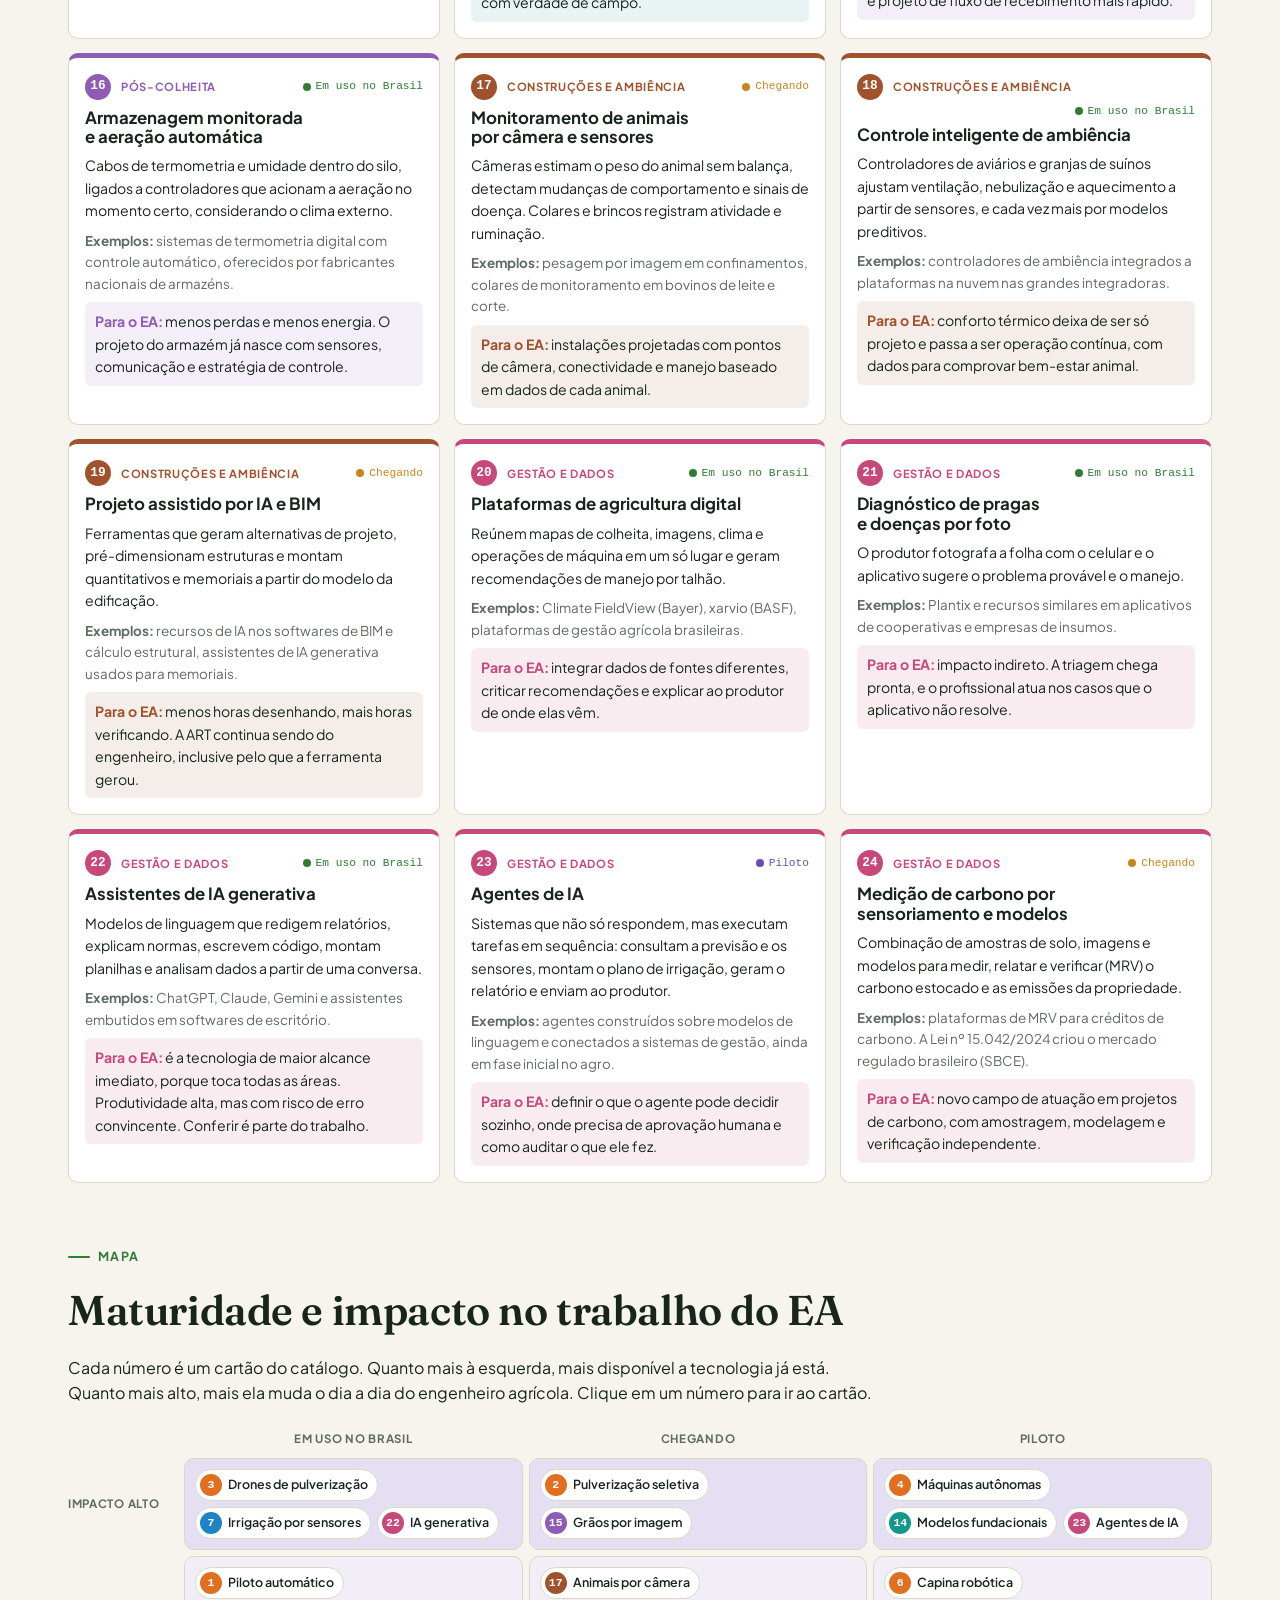
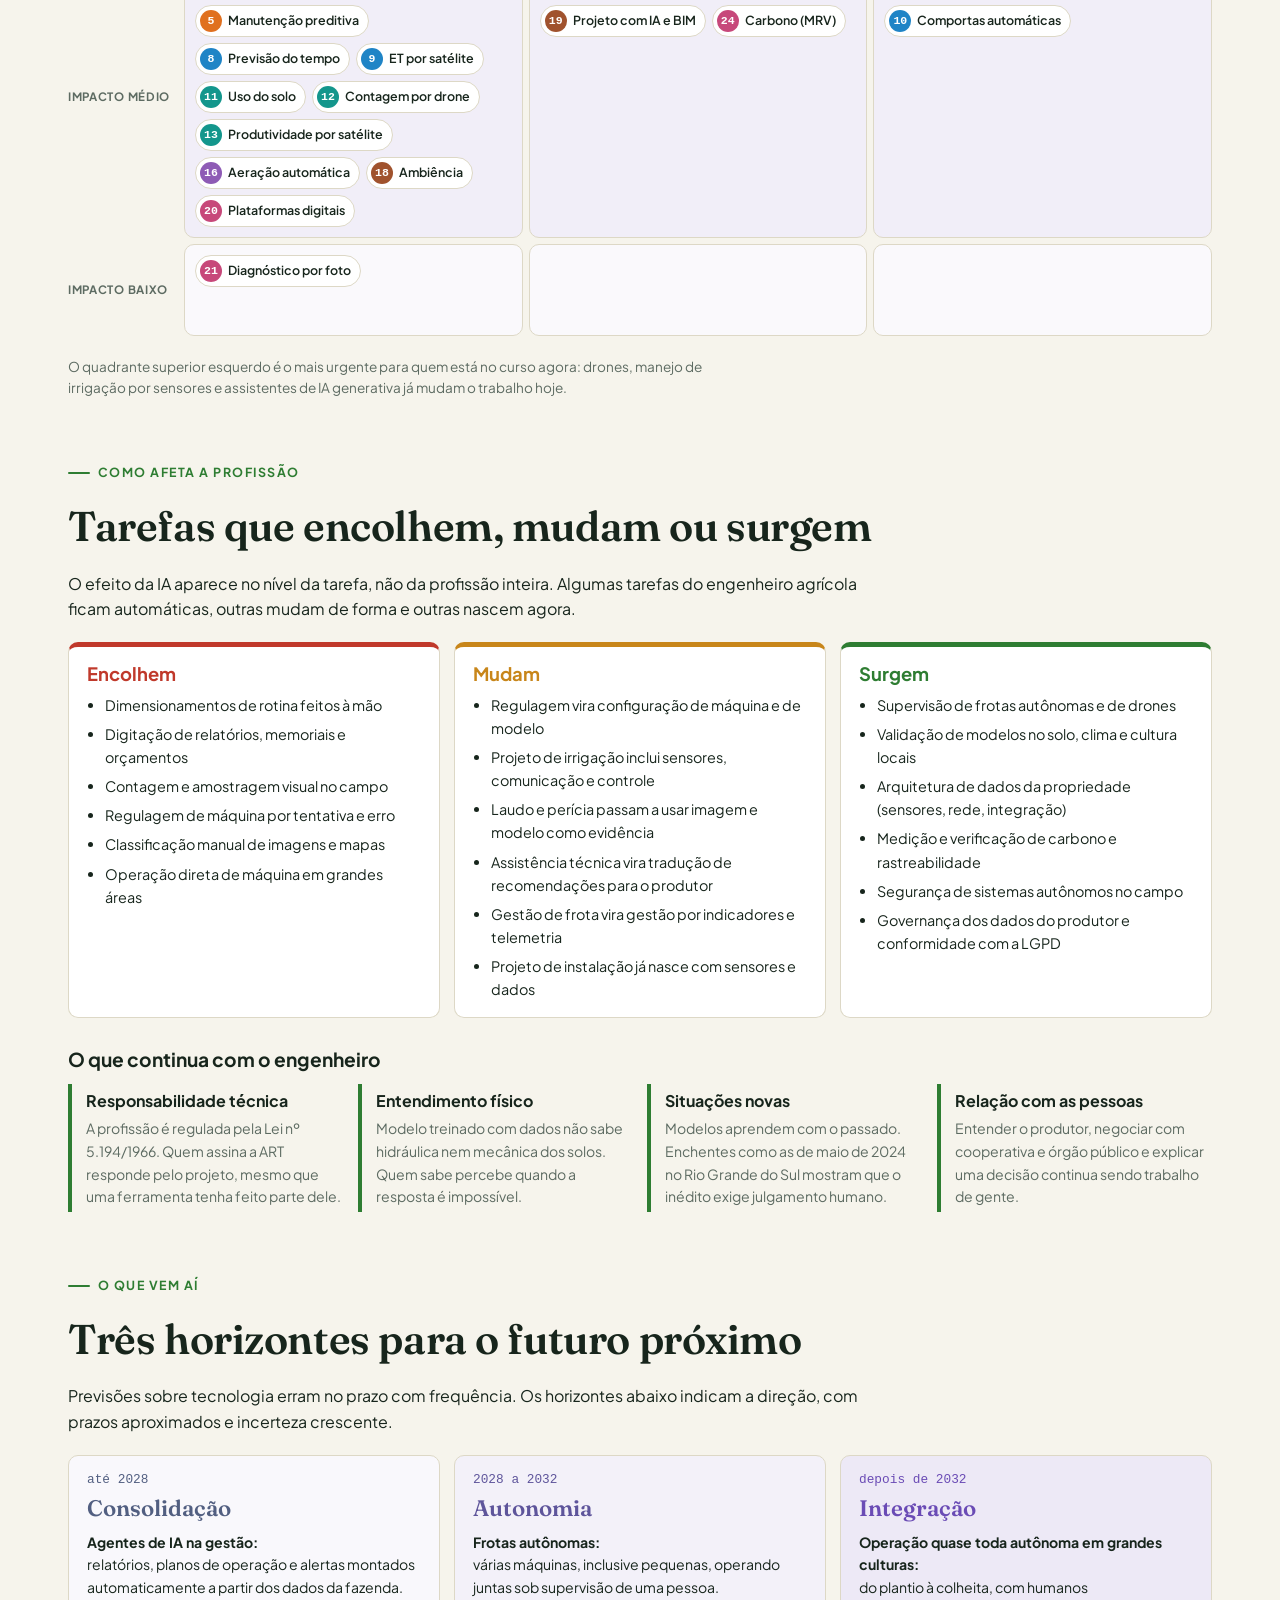
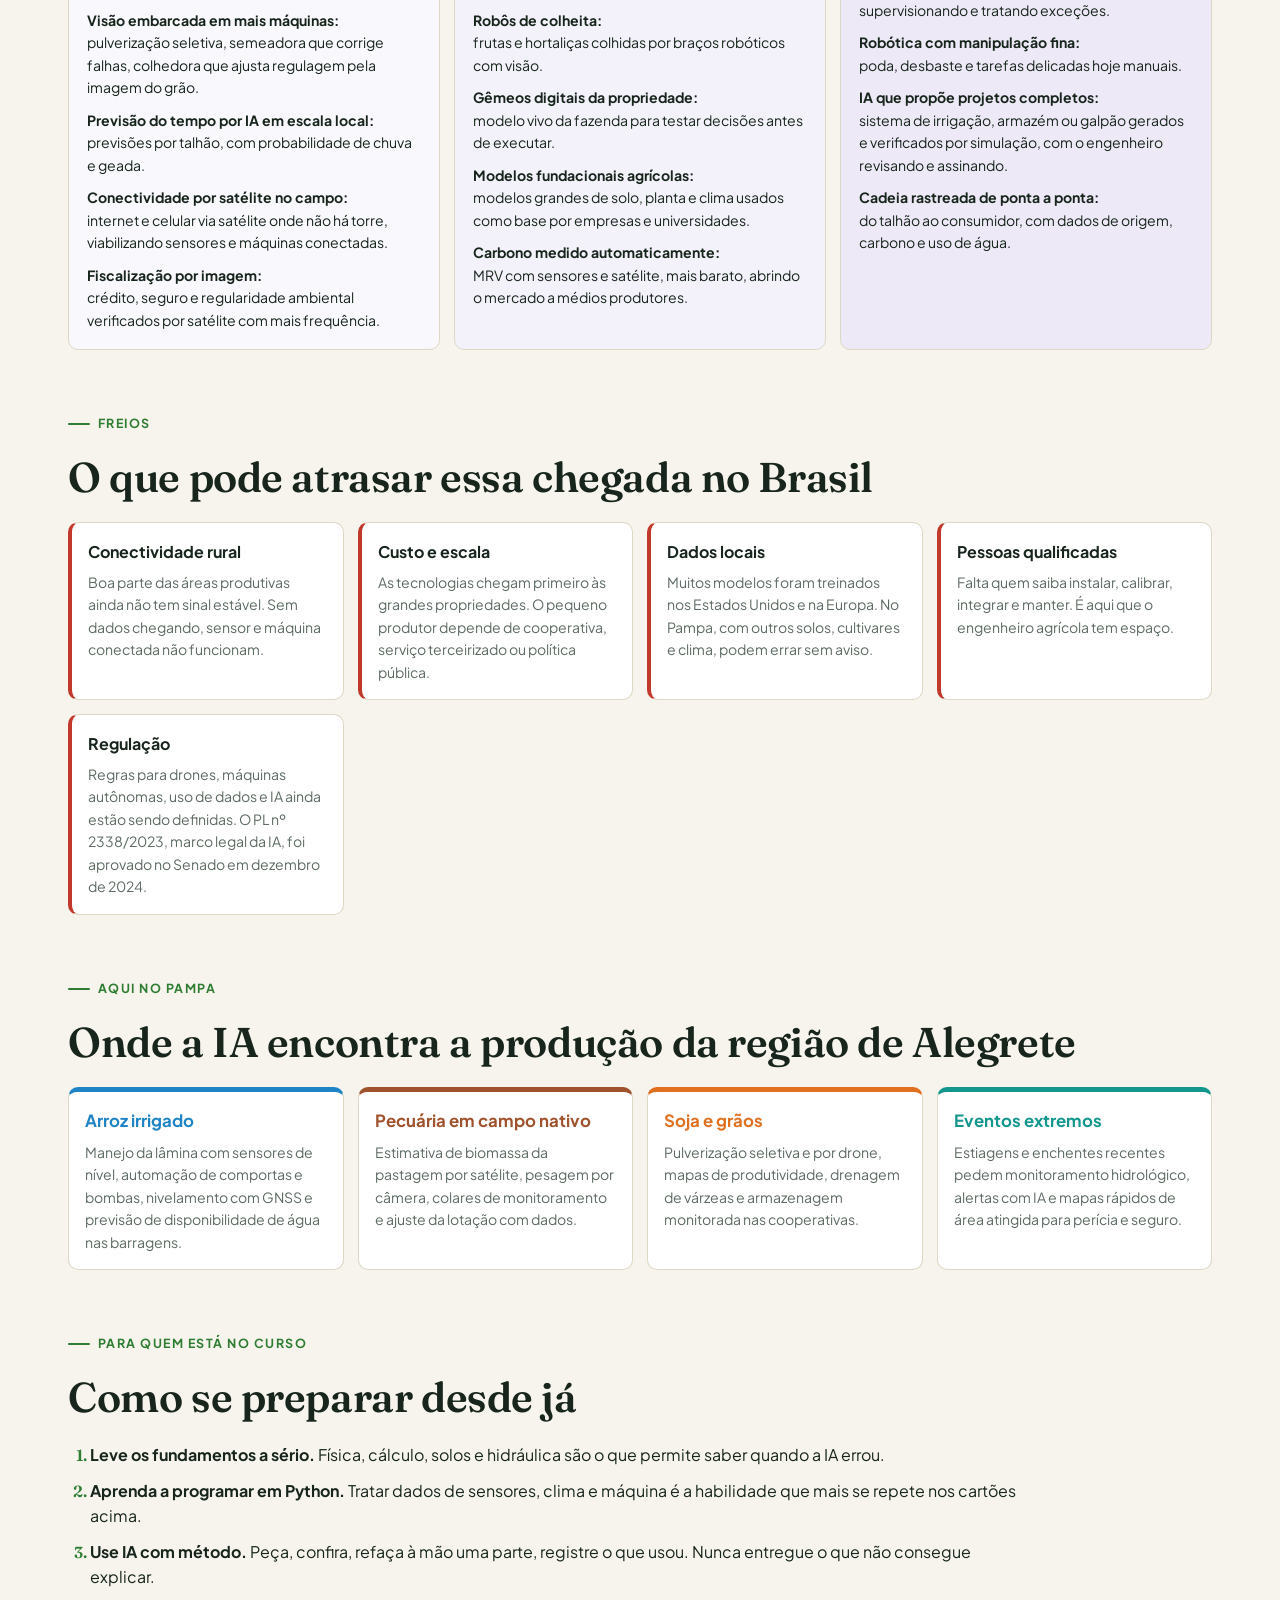
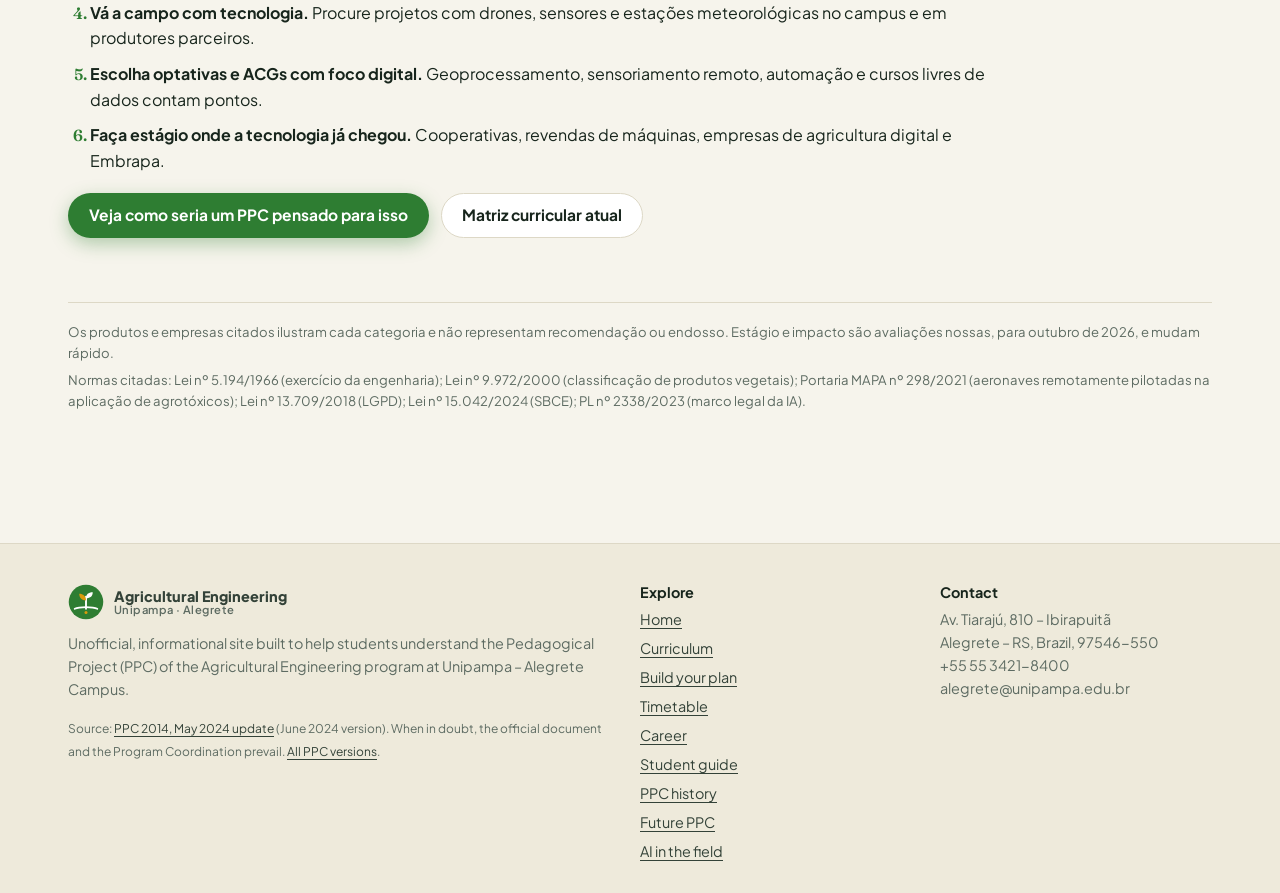
<file: tecnologias.html>
<!doctype html>
<html lang="pt-BR">
<head>
  <meta charset="utf-8">
  <meta name="viewport" content="width=device-width, initial-scale=1">
  <title>IA no campo · Engenharia Agrícola Unipampa</title>
  <meta name="description" content="Presente e futuro da Engenharia Agrícola com a inteligência artificial: tecnologias que já existem, como elas mudam o trabalho do engenheiro agrícola e o que deve chegar nos próximos anos.">
  <link rel="preconnect" href="https://fonts.googleapis.com">
  <link rel="preconnect" href="https://fonts.gstatic.com" crossorigin>
  <link href="https://fonts.googleapis.com/css2?family=Fraunces:ital,opsz,wght@0,9..144,500;0,9..144,600;1,9..144,500&family=Plus+Jakarta+Sans:wght@400;500;600;700;800&display=swap" rel="stylesheet">
  <link rel="stylesheet" href="assets/css/style.css">
  <link rel="stylesheet" href="assets/css/tecnologias.css">
  <link rel="icon" href="assets/img/favicon.svg" type="image/svg+xml">
</head>
<body data-title-key="te.title">
  <header id="site-header"></header>
  <main>
    <section class="page-head">
      <div class="container reveal">
        <span class="eyebrow">Presente e futuro da profissão</span>
        <h1>IA no campo: o que já existe, o que muda e o que vem aí</h1>
        <p class="lead">Drones que pulverizam sozinhos, pulverizadores que enxergam a planta daninha, previsão do tempo feita por redes neurais e assistentes que escrevem relatórios. Esta página mapeia as tecnologias baseadas em IA que já estão no campo, o que elas mudam no trabalho do engenheiro agrícola e o que deve chegar nos próximos anos.</p>
        <div class="te-facts">
          <div><b>24</b><span>tecnologias mapeadas</span></div>
          <div><b>6</b><span>áreas de atuação do EA</span></div>
          <div><b id="te-count-uso">14</b><span>já em uso no Brasil</span></div>
          <div><b>3</b><span>horizontes de futuro</span></div>
        </div>
        <p class="te-langnote" data-i18n="te.langnote"></p>
      </div>
    </section>

    <div class="container te">
      <!-- RESUMO -->
      <section class="reveal">
        <span class="eyebrow">Em uma frase</span>
        <h2>A IA não chega como uma máquina nova, chega dentro de todas elas</h2>
        <p>Quase nenhuma dessas tecnologias substitui sozinha o engenheiro agrícola. O que ela faz é mudar o tipo de trabalho: menos cálculo repetitivo, contagem e digitação, mais configuração de sistemas, validação de modelos, integração de dados e responsabilidade pela decisão final.</p>
        <div class="te-kinds">
          <div><b>Visão computacional</b><p>Câmeras e modelos que reconhecem plantas, daninhas, falhas, grãos e animais.</p></div>
          <div><b>Sensores e previsão</b><p>Dados de solo, clima, máquina e silo alimentando modelos que antecipam o que vai acontecer.</p></div>
          <div><b>Autonomia</b><p>Máquinas, drones e robôs que executam a operação com supervisão humana a distância.</p></div>
          <div><b>IA generativa e agentes</b><p>Modelos de linguagem que escrevem, programam, consultam normas e executam tarefas encadeadas.</p></div>
        </div>
      </section>

      <!-- CATÁLOGO -->
      <section class="reveal" id="catalogo">
        <span class="eyebrow">O que já existe</span>
        <h2>24 tecnologias, por área de atuação</h2>
        <p>Cada cartão diz o que a tecnologia faz, dá exemplos reais e resume o que muda para o engenheiro agrícola. O estágio indica a situação no Brasil em 2026, em avaliação nossa.</p>
        <div class="te-filters">
          <div class="te-filter" role="group" aria-label="Filtrar por área" data-key="area">
            <button type="button" data-v="all" aria-pressed="true">Todas as áreas</button>
            <button type="button" data-v="mach" aria-pressed="false"><i data-area="mach"></i>Máquinas</button>
            <button type="button" data-v="water" aria-pressed="false"><i data-area="water"></i>Água e irrigação</button>
            <button type="button" data-v="geo" aria-pressed="false"><i data-area="geo"></i>Geotecnologias</button>
            <button type="button" data-v="post" aria-pressed="false"><i data-area="post"></i>Pós-colheita</button>
            <button type="button" data-v="build" aria-pressed="false"><i data-area="build"></i>Construções e ambiência</button>
            <button type="button" data-v="mgmt" aria-pressed="false"><i data-area="mgmt"></i>Gestão e dados</button>
          </div>
          <div class="te-filter" role="group" aria-label="Filtrar por estágio" data-key="stage">
            <button type="button" data-v="all" aria-pressed="true">Todos os estágios</button>
            <button type="button" data-v="uso" aria-pressed="false"><span class="st st-uso"></span>Em uso no Brasil</button>
            <button type="button" data-v="chegando" aria-pressed="false"><span class="st st-chegando"></span>Chegando</button>
            <button type="button" data-v="piloto" aria-pressed="false"><span class="st st-piloto"></span>Piloto</button>
          </div>
          <p class="te-shown" aria-live="polite"><span id="te-shown">24</span> tecnologias exibidas</p>
        </div>

        <div class="te-grid" id="te-grid">
          <!-- MÁQUINAS -->
          <article class="tech" id="t1" data-short="Piloto automático" data-area="mach" data-stage="uso" data-impact="medio">
            <div class="meta"><span class="n">1</span><span class="ar">Máquinas</span><span class="st st-uso">Em uso no Brasil</span></div>
            <h3>Piloto automático e direção por GNSS RTK</h3>
            <p>A máquina segue linhas com precisão de centímetros, sem sobreposição nem falhas. É a base sobre a qual a autonomia está sendo construída.</p>
            <p class="ex"><b>Exemplos:</b> sistemas de direção automática dos principais fabricantes de tratores, pulverizadores e colhedoras.</p>
            <p class="ea"><b>Para o EA:</b> o operador deixa de dirigir. O engenheiro planeja as linhas, configura a rede de correção, calibra e audita a sobreposição.</p>
          </article>
          <article class="tech" id="t2" data-short="Pulverização seletiva" data-area="mach" data-stage="chegando" data-impact="alto">
            <div class="meta"><span class="n">2</span><span class="ar">Máquinas</span><span class="st st-chegando">Chegando</span></div>
            <h3>Pulverização seletiva por visão computacional</h3>
            <p>Câmeras na barra identificam a planta daninha em tempo real e abrem só o bico necessário, em vez de aplicar em área total.</p>
            <p class="ex"><b>Exemplos:</b> See &amp; Spray (John Deere), One Smart Spray (Bosch e BASF).</p>
            <p class="ea"><b>Para o EA:</b> a regulagem passa a incluir a sensibilidade do modelo e a validação no campo. Surgem mapas de infestação a cada passada e uma nova conta de economia de defensivo.</p>
          </article>
          <article class="tech" id="t3" data-short="Drones de pulverização" data-area="mach" data-stage="uso" data-impact="alto">
            <div class="meta"><span class="n">3</span><span class="ar">Máquinas</span><span class="st st-uso">Em uso no Brasil</span></div>
            <h3>Drones de pulverização e semeadura</h3>
            <p>Drones de grande porte aplicam defensivos, fertilizantes e sementes com rota planejada, desvio de obstáculos e mapa de aplicação.</p>
            <p class="ex"><b>Exemplos:</b> DJI Agras, XAG. A aplicação de agrotóxicos por drone é regulada pela Portaria MAPA nº 298/2021.</p>
            <p class="ea"><b>Para o EA:</b> planejamento de missão, controle de deriva, gestão de frota e baterias, registro das operações e responsabilidade técnica.</p>
          </article>
          <article class="tech" id="t4" data-short="Máquinas autônomas" data-area="mach" data-stage="piloto" data-impact="alto">
            <div class="meta"><span class="n">4</span><span class="ar">Máquinas</span><span class="st st-piloto">Piloto</span></div>
            <h3>Tratores e robôs autônomos</h3>
            <p>Máquinas que executam a operação sem operador na cabine, supervisionadas por celular ou central. Câmeras e sensores detectam obstáculos e param a máquina.</p>
            <p class="ex"><b>Exemplos:</b> trator 8R autônomo (John Deere), robô Solix (Solinftec, empresa brasileira).</p>
            <p class="ea"><b>Para o EA:</b> projeto da operação, segurança de máquinas sem operador, logística de frota e supervisão de várias máquinas por uma pessoa.</p>
          </article>
          <article class="tech" id="t5" data-short="Manutenção preditiva" data-area="mach" data-stage="uso" data-impact="medio">
            <div class="meta"><span class="n">5</span><span class="ar">Máquinas</span><span class="st st-uso">Em uso no Brasil</span></div>
            <h3>Telemetria e manutenção preditiva</h3>
            <p>A máquina envia dados de motor, consumo e operação. Modelos identificam padrões que antecedem falhas e sugerem a manutenção antes da quebra.</p>
            <p class="ex"><b>Exemplos:</b> plataformas de conectividade dos fabricantes e sistemas de gestão de frota independentes.</p>
            <p class="ea"><b>Para o EA:</b> gestão de frota por indicadores (custo por hectare, tempo parado), dimensionamento de máquinas baseado em dados reais.</p>
          </article>
          <article class="tech" id="t6" data-short="Capina robótica" data-area="mach" data-stage="piloto" data-impact="medio">
            <div class="meta"><span class="n">6</span><span class="ar">Máquinas</span><span class="st st-piloto">Piloto</span></div>
            <h3>Capina robótica, mecânica ou a laser</h3>
            <p>Robôs que reconhecem a daninha e a eliminam com laser ou ferramenta mecânica, sem herbicida. Hoje concentrados em hortaliças de alto valor.</p>
            <p class="ex"><b>Exemplos:</b> LaserWeeder (Carbon Robotics), em uso comercial nos Estados Unidos.</p>
            <p class="ea"><b>Para o EA:</b> avaliar viabilidade econômica, adaptar a robótica a culturas e escalas brasileiras.</p>
          </article>

          <!-- ÁGUA -->
          <article class="tech" id="t7" data-short="Irrigação por sensores" data-area="water" data-stage="uso" data-impact="alto">
            <div class="meta"><span class="n">7</span><span class="ar">Água e irrigação</span><span class="st st-uso">Em uso no Brasil</span></div>
            <h3>Manejo de irrigação por sensores e modelos</h3>
            <p>Sondas de umidade, estações meteorológicas e dados de satélite alimentam modelos que recomendam quando e quanto irrigar em cada setor.</p>
            <p class="ex"><b>Exemplos:</b> sondas capacitivas conectadas, plataformas de recomendação de lâmina, pivôs com controle remoto.</p>
            <p class="ea"><b>Para o EA:</b> sai o turno de rega fixo, entra o projeto da rede de sensores, a calibração no solo local e a conferência do que o modelo recomenda.</p>
          </article>
          <article class="tech" id="t8" data-short="Previsão do tempo" data-area="water" data-stage="uso" data-impact="medio">
            <div class="meta"><span class="n">8</span><span class="ar">Água e irrigação</span><span class="st st-uso">Em uso no Brasil</span></div>
            <h3>Previsão do tempo por IA</h3>
            <p>Redes neurais treinadas com décadas de dados climáticos produzem previsões globais em minutos, com qualidade comparável ou superior aos modelos físicos tradicionais.</p>
            <p class="ex"><b>Exemplos:</b> GraphCast e GenCast (Google DeepMind), AIFS (centro europeu ECMWF, operacional desde 2025).</p>
            <p class="ea"><b>Para o EA:</b> decisões de irrigação, plantio, pulverização e colheita com previsão melhor. Exige saber ler probabilidade e incerteza, não só a previsão mais provável.</p>
          </article>
          <article class="tech" id="t9" data-short="ET por satélite" data-area="water" data-stage="uso" data-impact="medio">
            <div class="meta"><span class="n">9</span><span class="ar">Água e irrigação</span><span class="st st-uso">Em uso no Brasil</span></div>
            <h3>Evapotranspiração por satélite</h3>
            <p>Imagens de satélite estimam quanta água a lavoura está consumindo, talhão por talhão, sem instrumento no campo.</p>
            <p class="ex"><b>Exemplos:</b> algoritmo SAFER (Embrapa), OpenET (Estados Unidos).</p>
            <p class="ea"><b>Para o EA:</b> balanço hídrico em escala de bacia, outorga, conflito pelo uso da água e conferência do manejo de irrigação.</p>
          </article>
          <article class="tech" id="t10" data-short="Comportas automáticas" data-area="water" data-stage="piloto" data-impact="medio">
            <div class="meta"><span class="n">10</span><span class="ar">Água e irrigação</span><span class="st st-piloto">Piloto</span></div>
            <h3>Automação de comportas e bombas</h3>
            <p>Sensores de nível e atuadores controlam a lâmina de água em lavouras de arroz irrigado e canais, ajustando a vazão conforme a necessidade.</p>
            <p class="ex"><b>Exemplos:</b> projetos de pesquisa e propriedades pioneiras no arroz irrigado do Rio Grande do Sul.</p>
            <p class="ea"><b>Para o EA:</b> projeto hidráulico somado a controle e comunicação. Economia de água e energia de bombeamento.</p>
          </article>

          <!-- GEO -->
          <article class="tech" id="t11" data-short="Uso do solo" data-area="geo" data-stage="uso" data-impact="medio">
            <div class="meta"><span class="n">11</span><span class="ar">Geotecnologias</span><span class="st st-uso">Em uso no Brasil</span></div>
            <h3>Mapeamento automático do uso do solo</h3>
            <p>Aprendizado de máquina classifica décadas de imagens de satélite em lavoura, pastagem, floresta, água e área urbana para todo o país.</p>
            <p class="ex"><b>Exemplos:</b> MapBiomas (mapas anuais do Brasil desde 1985, gratuitos).</p>
            <p class="ea"><b>Para o EA:</b> CAR, licenciamento, perícias e crédito rural partem de mapas prontos. O trabalho passa a ser conferir, corrigir e responder pelo mapa.</p>
          </article>
          <article class="tech" id="t12" data-short="Contagem por drone" data-area="geo" data-stage="uso" data-impact="medio">
            <div class="meta"><span class="n">12</span><span class="ar">Geotecnologias</span><span class="st st-uso">Em uso no Brasil</span></div>
            <h3>Contagem de plantas, falhas e daninhas por drone</h3>
            <p>Imagens de drone processadas por modelos contam plantas, medem falhas de plantio e localizam manchas de daninhas e doenças.</p>
            <p class="ex"><b>Exemplos:</b> softwares de processamento de imagens de drone com módulos de análise agronômica.</p>
            <p class="ea"><b>Para o EA:</b> levantamento que levava dias leva horas. Avaliação de qualidade de semeadura e mapas de prescrição ficam rotineiros.</p>
          </article>
          <article class="tech" id="t13" data-short="Produtividade por satélite" data-area="geo" data-stage="uso" data-impact="medio">
            <div class="meta"><span class="n">13</span><span class="ar">Geotecnologias</span><span class="st st-uso">Em uso no Brasil</span></div>
            <h3>Estimativa de produtividade por satélite</h3>
            <p>Séries de imagens e dados de clima alimentam modelos que estimam a produtividade antes da colheita, por talhão ou por região.</p>
            <p class="ex"><b>Exemplos:</b> serviços usados por seguradoras, bancos e tradings para monitorar safra e sinistros.</p>
            <p class="ea"><b>Para o EA:</b> perícia de sinistro e laudos de crédito rural com evidência de imagem. Cresce a demanda por quem sabe contestar ou validar essas estimativas.</p>
          </article>
          <article class="tech" id="t14" data-short="Modelos fundacionais" data-area="geo" data-stage="piloto" data-impact="alto">
            <div class="meta"><span class="n">14</span><span class="ar">Geotecnologias</span><span class="st st-piloto">Piloto</span></div>
            <h3>Modelos fundacionais geoespaciais</h3>
            <p>Modelos grandes, pré-treinados com imagens de todo o planeta, que se adaptam a tarefas novas (mapear uma cultura, detectar enchente) com poucos exemplos.</p>
            <p class="ex"><b>Exemplos:</b> Prithvi (NASA e IBM), AlphaEarth Foundations (Google DeepMind).</p>
            <p class="ea"><b>Para o EA:</b> qualquer engenheiro poderá criar um mapa sob medida sem ser especialista em sensoriamento. O diferencial vira saber validar com verdade de campo.</p>
          </article>

          <!-- PÓS-COLHEITA -->
          <article class="tech" id="t15" data-short="Grãos por imagem" data-area="post" data-stage="chegando" data-impact="alto">
            <div class="meta"><span class="n">15</span><span class="ar">Pós-colheita</span><span class="st st-chegando">Chegando</span></div>
            <h3>Classificação de grãos por imagem</h3>
            <p>Equipamentos fotografam amostras e identificam defeitos, impurezas e grãos avariados em segundos, com resultado padronizado.</p>
            <p class="ex"><b>Exemplos:</b> classificadores automáticos em teste em cooperativas e unidades armazenadoras. A classificação oficial segue exigindo classificador credenciado (Lei nº 9.972/2000).</p>
            <p class="ea"><b>Para o EA:</b> integração do equipamento na recepção, validação contra a classificação oficial e projeto de fluxo de recebimento mais rápido.</p>
          </article>
          <article class="tech" id="t16" data-short="Aeração automática" data-area="post" data-stage="uso" data-impact="medio">
            <div class="meta"><span class="n">16</span><span class="ar">Pós-colheita</span><span class="st st-uso">Em uso no Brasil</span></div>
            <h3>Armazenagem monitorada e aeração automática</h3>
            <p>Cabos de termometria e umidade dentro do silo, ligados a controladores que acionam a aeração no momento certo, considerando o clima externo.</p>
            <p class="ex"><b>Exemplos:</b> sistemas de termometria digital com controle automático, oferecidos por fabricantes nacionais de armazéns.</p>
            <p class="ea"><b>Para o EA:</b> menos perdas e menos energia. O projeto do armazém já nasce com sensores, comunicação e estratégia de controle.</p>
          </article>

          <!-- CONSTRUÇÕES E AMBIÊNCIA -->
          <article class="tech" id="t17" data-short="Animais por câmera" data-area="build" data-stage="chegando" data-impact="medio">
            <div class="meta"><span class="n">17</span><span class="ar">Construções e ambiência</span><span class="st st-chegando">Chegando</span></div>
            <h3>Monitoramento de animais por câmera e sensores</h3>
            <p>Câmeras estimam o peso do animal sem balança, detectam mudanças de comportamento e sinais de doença. Colares e brincos registram atividade e ruminação.</p>
            <p class="ex"><b>Exemplos:</b> pesagem por imagem em confinamentos, colares de monitoramento em bovinos de leite e corte.</p>
            <p class="ea"><b>Para o EA:</b> instalações projetadas com pontos de câmera, conectividade e manejo baseado em dados de cada animal.</p>
          </article>
          <article class="tech" id="t18" data-short="Ambiência" data-area="build" data-stage="uso" data-impact="medio">
            <div class="meta"><span class="n">18</span><span class="ar">Construções e ambiência</span><span class="st st-uso">Em uso no Brasil</span></div>
            <h3>Controle inteligente de ambiência</h3>
            <p>Controladores de aviários e granjas de suínos ajustam ventilação, nebulização e aquecimento a partir de sensores, e cada vez mais por modelos preditivos.</p>
            <p class="ex"><b>Exemplos:</b> controladores de ambiência integrados a plataformas na nuvem nas grandes integradoras.</p>
            <p class="ea"><b>Para o EA:</b> conforto térmico deixa de ser só projeto e passa a ser operação contínua, com dados para comprovar bem-estar animal.</p>
          </article>
          <article class="tech" id="t19" data-short="Projeto com IA e BIM" data-area="build" data-stage="chegando" data-impact="medio">
            <div class="meta"><span class="n">19</span><span class="ar">Construções e ambiência</span><span class="st st-chegando">Chegando</span></div>
            <h3>Projeto assistido por IA e BIM</h3>
            <p>Ferramentas que geram alternativas de projeto, pré-dimensionam estruturas e montam quantitativos e memoriais a partir do modelo da edificação.</p>
            <p class="ex"><b>Exemplos:</b> recursos de IA nos softwares de BIM e cálculo estrutural, assistentes de IA generativa usados para memoriais.</p>
            <p class="ea"><b>Para o EA:</b> menos horas desenhando, mais horas verificando. A ART continua sendo do engenheiro, inclusive pelo que a ferramenta gerou.</p>
          </article>

          <!-- GESTÃO -->
          <article class="tech" id="t20" data-short="Plataformas digitais" data-area="mgmt" data-stage="uso" data-impact="medio">
            <div class="meta"><span class="n">20</span><span class="ar">Gestão e dados</span><span class="st st-uso">Em uso no Brasil</span></div>
            <h3>Plataformas de agricultura digital</h3>
            <p>Reúnem mapas de colheita, imagens, clima e operações de máquina em um só lugar e geram recomendações de manejo por talhão.</p>
            <p class="ex"><b>Exemplos:</b> Climate FieldView (Bayer), xarvio (BASF), plataformas de gestão agrícola brasileiras.</p>
            <p class="ea"><b>Para o EA:</b> integrar dados de fontes diferentes, criticar recomendações e explicar ao produtor de onde elas vêm.</p>
          </article>
          <article class="tech" id="t21" data-short="Diagnóstico por foto" data-area="mgmt" data-stage="uso" data-impact="baixo">
            <div class="meta"><span class="n">21</span><span class="ar">Gestão e dados</span><span class="st st-uso">Em uso no Brasil</span></div>
            <h3>Diagnóstico de pragas e doenças por foto</h3>
            <p>O produtor fotografa a folha com o celular e o aplicativo sugere o problema provável e o manejo.</p>
            <p class="ex"><b>Exemplos:</b> Plantix e recursos similares em aplicativos de cooperativas e empresas de insumos.</p>
            <p class="ea"><b>Para o EA:</b> impacto indireto. A triagem chega pronta, e o profissional atua nos casos que o aplicativo não resolve.</p>
          </article>
          <article class="tech" id="t22" data-short="IA generativa" data-area="mgmt" data-stage="uso" data-impact="alto">
            <div class="meta"><span class="n">22</span><span class="ar">Gestão e dados</span><span class="st st-uso">Em uso no Brasil</span></div>
            <h3>Assistentes de IA generativa</h3>
            <p>Modelos de linguagem que redigem relatórios, explicam normas, escrevem código, montam planilhas e analisam dados a partir de uma conversa.</p>
            <p class="ex"><b>Exemplos:</b> ChatGPT, Claude, Gemini e assistentes embutidos em softwares de escritório.</p>
            <p class="ea"><b>Para o EA:</b> é a tecnologia de maior alcance imediato, porque toca todas as áreas. Produtividade alta, mas com risco de erro convincente. Conferir é parte do trabalho.</p>
          </article>
          <article class="tech" id="t23" data-short="Agentes de IA" data-area="mgmt" data-stage="piloto" data-impact="alto">
            <div class="meta"><span class="n">23</span><span class="ar">Gestão e dados</span><span class="st st-piloto">Piloto</span></div>
            <h3>Agentes de IA</h3>
            <p>Sistemas que não só respondem, mas executam tarefas em sequência: consultam a previsão e os sensores, montam o plano de irrigação, geram o relatório e enviam ao produtor.</p>
            <p class="ex"><b>Exemplos:</b> agentes construídos sobre modelos de linguagem e conectados a sistemas de gestão, ainda em fase inicial no agro.</p>
            <p class="ea"><b>Para o EA:</b> definir o que o agente pode decidir sozinho, onde precisa de aprovação humana e como auditar o que ele fez.</p>
          </article>
          <article class="tech" id="t24" data-short="Carbono (MRV)" data-area="mgmt" data-stage="chegando" data-impact="medio">
            <div class="meta"><span class="n">24</span><span class="ar">Gestão e dados</span><span class="st st-chegando">Chegando</span></div>
            <h3>Medição de carbono por sensoriamento e modelos</h3>
            <p>Combinação de amostras de solo, imagens e modelos para medir, relatar e verificar (MRV) o carbono estocado e as emissões da propriedade.</p>
            <p class="ex"><b>Exemplos:</b> plataformas de MRV para créditos de carbono. A Lei nº 15.042/2024 criou o mercado regulado brasileiro (SBCE).</p>
            <p class="ea"><b>Para o EA:</b> novo campo de atuação em projetos de carbono, com amostragem, modelagem e verificação independente.</p>
          </article>
        </div>
        <p class="te-empty" id="te-empty" hidden>Nenhuma tecnologia combina esses dois filtros.</p>
      </section>

      <!-- MAPA MATURIDADE x IMPACTO -->
      <section class="reveal">
        <span class="eyebrow">Mapa</span>
        <h2>Maturidade e impacto no trabalho do EA</h2>
        <p>Cada número é um cartão do catálogo. Quanto mais à esquerda, mais disponível a tecnologia já está. Quanto mais alto, mais ela muda o dia a dia do engenheiro agrícola. Clique em um número para ir ao cartão.</p>
        <div class="te-map-wrap">
          <div class="te-map" id="te-map" role="table" aria-label="Tecnologias por maturidade e impacto">
            <div class="corner" role="columnheader"></div>
            <div class="colh" role="columnheader">Em uso no Brasil</div>
            <div class="colh" role="columnheader">Chegando</div>
            <div class="colh" role="columnheader">Piloto</div>
            <div class="rowh" role="rowheader">Impacto alto</div>
            <div class="cell" data-stage="uso" data-impact="alto"></div>
            <div class="cell" data-stage="chegando" data-impact="alto"></div>
            <div class="cell" data-stage="piloto" data-impact="alto"></div>
            <div class="rowh" role="rowheader">Impacto médio</div>
            <div class="cell" data-stage="uso" data-impact="medio"></div>
            <div class="cell" data-stage="chegando" data-impact="medio"></div>
            <div class="cell" data-stage="piloto" data-impact="medio"></div>
            <div class="rowh" role="rowheader">Impacto baixo</div>
            <div class="cell" data-stage="uso" data-impact="baixo"></div>
            <div class="cell" data-stage="chegando" data-impact="baixo"></div>
            <div class="cell" data-stage="piloto" data-impact="baixo"></div>
          </div>
        </div>
        <p class="note">O quadrante superior esquerdo é o mais urgente para quem está no curso agora: drones, manejo de irrigação por sensores e assistentes de IA generativa já mudam o trabalho hoje.</p>
      </section>

      <!-- EFEITOS NA PROFISSÃO -->
      <section class="reveal">
        <span class="eyebrow">Como afeta a profissão</span>
        <h2>Tarefas que encolhem, mudam ou surgem</h2>
        <p>O efeito da IA aparece no nível da tarefa, não da profissão inteira. Algumas tarefas do engenheiro agrícola ficam automáticas, outras mudam de forma e outras nascem agora.</p>
        <div class="tasks">
          <div class="task shrink">
            <h3>Encolhem</h3>
            <ul>
              <li>Dimensionamentos de rotina feitos à mão</li>
              <li>Digitação de relatórios, memoriais e orçamentos</li>
              <li>Contagem e amostragem visual no campo</li>
              <li>Regulagem de máquina por tentativa e erro</li>
              <li>Classificação manual de imagens e mapas</li>
              <li>Operação direta de máquina em grandes áreas</li>
            </ul>
          </div>
          <div class="task change">
            <h3>Mudam</h3>
            <ul>
              <li>Regulagem vira configuração de máquina e de modelo</li>
              <li>Projeto de irrigação inclui sensores, comunicação e controle</li>
              <li>Laudo e perícia passam a usar imagem e modelo como evidência</li>
              <li>Assistência técnica vira tradução de recomendações para o produtor</li>
              <li>Gestão de frota vira gestão por indicadores e telemetria</li>
              <li>Projeto de instalação já nasce com sensores e dados</li>
            </ul>
          </div>
          <div class="task emerge">
            <h3>Surgem</h3>
            <ul>
              <li>Supervisão de frotas autônomas e de drones</li>
              <li>Validação de modelos no solo, clima e cultura locais</li>
              <li>Arquitetura de dados da propriedade (sensores, rede, integração)</li>
              <li>Medição e verificação de carbono e rastreabilidade</li>
              <li>Segurança de sistemas autônomos no campo</li>
              <li>Governança dos dados do produtor e conformidade com a LGPD</li>
            </ul>
          </div>
        </div>

        <div class="te-keep">
          <h3>O que continua com o engenheiro</h3>
          <div class="keep-grid">
            <div><b>Responsabilidade técnica</b><p>A profissão é regulada pela Lei nº 5.194/1966. Quem assina a ART responde pelo projeto, mesmo que uma ferramenta tenha feito parte dele.</p></div>
            <div><b>Entendimento físico</b><p>Modelo treinado com dados não sabe hidráulica nem mecânica dos solos. Quem sabe percebe quando a resposta é impossível.</p></div>
            <div><b>Situações novas</b><p>Modelos aprendem com o passado. Enchentes como as de maio de 2024 no Rio Grande do Sul mostram que o inédito exige julgamento humano.</p></div>
            <div><b>Relação com as pessoas</b><p>Entender o produtor, negociar com cooperativa e órgão público e explicar uma decisão continua sendo trabalho de gente.</p></div>
          </div>
        </div>
      </section>

      <!-- FUTURO PRÓXIMO -->
      <section class="reveal">
        <span class="eyebrow">O que vem aí</span>
        <h2>Três horizontes para o futuro próximo</h2>
        <p>Previsões sobre tecnologia erram no prazo com frequência. Os horizontes abaixo indicam a direção, com prazos aproximados e incerteza crescente.</p>
        <div class="horizons">
          <div class="hz" style="--k:1">
            <span class="when">até 2028</span>
            <h3>Consolidação</h3>
            <ul>
              <li><b>Agentes de IA na gestão:</b> relatórios, planos de operação e alertas montados automaticamente a partir dos dados da fazenda.</li>
              <li><b>Visão embarcada em mais máquinas:</b> pulverização seletiva, semeadora que corrige falhas, colhedora que ajusta regulagem pela imagem do grão.</li>
              <li><b>Previsão do tempo por IA em escala local:</b> previsões por talhão, com probabilidade de chuva e geada.</li>
              <li><b>Conectividade por satélite no campo:</b> internet e celular via satélite onde não há torre, viabilizando sensores e máquinas conectadas.</li>
              <li><b>Fiscalização por imagem:</b> crédito, seguro e regularidade ambiental verificados por satélite com mais frequência.</li>
            </ul>
          </div>
          <div class="hz" style="--k:2">
            <span class="when">2028 a 2032</span>
            <h3>Autonomia</h3>
            <ul>
              <li><b>Frotas autônomas:</b> várias máquinas, inclusive pequenas, operando juntas sob supervisão de uma pessoa.</li>
              <li><b>Robôs de colheita:</b> frutas e hortaliças colhidas por braços robóticos com visão.</li>
              <li><b>Gêmeos digitais da propriedade:</b> modelo vivo da fazenda para testar decisões antes de executar.</li>
              <li><b>Modelos fundacionais agrícolas:</b> modelos grandes de solo, planta e clima usados como base por empresas e universidades.</li>
              <li><b>Carbono medido automaticamente:</b> MRV com sensores e satélite, mais barato, abrindo o mercado a médios produtores.</li>
            </ul>
          </div>
          <div class="hz" style="--k:3">
            <span class="when">depois de 2032</span>
            <h3>Integração</h3>
            <ul>
              <li><b>Operação quase toda autônoma em grandes culturas:</b> do plantio à colheita, com humanos supervisionando e tratando exceções.</li>
              <li><b>Robótica com manipulação fina:</b> poda, desbaste e tarefas delicadas hoje manuais.</li>
              <li><b>IA que propõe projetos completos:</b> sistema de irrigação, armazém ou galpão gerados e verificados por simulação, com o engenheiro revisando e assinando.</li>
              <li><b>Cadeia rastreada de ponta a ponta:</b> do talhão ao consumidor, com dados de origem, carbono e uso de água.</li>
            </ul>
          </div>
        </div>
      </section>

      <!-- BARREIRAS -->
      <section class="reveal">
        <span class="eyebrow">Freios</span>
        <h2>O que pode atrasar essa chegada no Brasil</h2>
        <div class="barriers">
          <div><b>Conectividade rural</b><p>Boa parte das áreas produtivas ainda não tem sinal estável. Sem dados chegando, sensor e máquina conectada não funcionam.</p></div>
          <div><b>Custo e escala</b><p>As tecnologias chegam primeiro às grandes propriedades. O pequeno produtor depende de cooperativa, serviço terceirizado ou política pública.</p></div>
          <div><b>Dados locais</b><p>Muitos modelos foram treinados nos Estados Unidos e na Europa. No Pampa, com outros solos, cultivares e clima, podem errar sem aviso.</p></div>
          <div><b>Pessoas qualificadas</b><p>Falta quem saiba instalar, calibrar, integrar e manter. É aqui que o engenheiro agrícola tem espaço.</p></div>
          <div><b>Regulação</b><p>Regras para drones, máquinas autônomas, uso de dados e IA ainda estão sendo definidas. O PL nº 2338/2023, marco legal da IA, foi aprovado no Senado em dezembro de 2024.</p></div>
        </div>
      </section>

      <!-- PAMPA -->
      <section class="reveal">
        <span class="eyebrow">Aqui no Pampa</span>
        <h2>Onde a IA encontra a produção da região de Alegrete</h2>
        <div class="pampa">
          <div data-area="water"><b>Arroz irrigado</b><p>Manejo da lâmina com sensores de nível, automação de comportas e bombas, nivelamento com GNSS e previsão de disponibilidade de água nas barragens.</p></div>
          <div data-area="build"><b>Pecuária em campo nativo</b><p>Estimativa de biomassa da pastagem por satélite, pesagem por câmera, colares de monitoramento e ajuste da lotação com dados.</p></div>
          <div data-area="mach"><b>Soja e grãos</b><p>Pulverização seletiva e por drone, mapas de produtividade, drenagem de várzeas e armazenagem monitorada nas cooperativas.</p></div>
          <div data-area="geo"><b>Eventos extremos</b><p>Estiagens e enchentes recentes pedem monitoramento hidrológico, alertas com IA e mapas rápidos de área atingida para perícia e seguro.</p></div>
        </div>
      </section>

      <!-- O QUE ESTUDAR -->
      <section class="reveal">
        <span class="eyebrow">Para quem está no curso</span>
        <h2>Como se preparar desde já</h2>
        <ol class="prep">
          <li><b>Leve os fundamentos a sério.</b> Física, cálculo, solos e hidráulica são o que permite saber quando a IA errou.</li>
          <li><b>Aprenda a programar em Python.</b> Tratar dados de sensores, clima e máquina é a habilidade que mais se repete nos cartões acima.</li>
          <li><b>Use IA com método.</b> Peça, confira, refaça à mão uma parte, registre o que usou. Nunca entregue o que não consegue explicar.</li>
          <li><b>Vá a campo com tecnologia.</b> Procure projetos com drones, sensores e estações meteorológicas no campus e em produtores parceiros.</li>
          <li><b>Escolha optativas e ACGs com foco digital.</b> Geoprocessamento, sensoriamento remoto, automação e cursos livres de dados contam pontos.</li>
          <li><b>Faça estágio onde a tecnologia já chegou.</b> Cooperativas, revendas de máquinas, empresas de agricultura digital e Embrapa.</li>
        </ol>
        <p class="te-links"><a class="btn btn-primary" href="futuro.html">Veja como seria um PPC pensado para isso</a> <a class="btn btn-ghost" href="matriz.html">Matriz curricular atual</a></p>
      </section>

      <div class="sources">
        <span>Os produtos e empresas citados ilustram cada categoria e não representam recomendação ou endosso. Estágio e impacto são avaliações nossas, para outubro de 2026, e mudam rápido.</span>
        <span>Normas citadas: Lei nº 5.194/1966 (exercício da engenharia); Lei nº 9.972/2000 (classificação de produtos vegetais); Portaria MAPA nº 298/2021 (aeronaves remotamente pilotadas na aplicação de agrotóxicos); Lei nº 13.709/2018 (LGPD); Lei nº 15.042/2024 (SBCE); PL nº 2338/2023 (marco legal da IA).</span>
      </div>
    </div>
  </main>
  <footer id="site-footer"></footer>
  <script src="data/courses.js"></script>
  <script src="assets/js/app.js"></script>
  <script src="assets/js/tecnologias.js"></script>
</body>
</html>
</file>
<file: assets/css/style.css>
/* ==========================================================================
   Engenharia Agrícola · Unipampa — PPC interativo
   ========================================================================== */

:root {
  --bg: #f6f4ec;
  --bg-2: #eeeadb;
  --surface: #ffffff;
  --surface-2: #faf8f1;
  --ink: #17251c;
  --ink-2: #334238;
  --muted: #5d6b62;
  --line: #ddd8c6;
  --brand: #2e7d32;
  --brand-ink: #ffffff;
  --brand-soft: #e3f0df;
  --gold: #d99a0b;
  --gold-soft: #fbefcf;
  --water: #1f78c1;
  --danger: #c0392b;
  --danger-soft: #fbe3df;
  --ok: #2e7d32;
  --warn: #b7791f;
  --warn-soft: #fdf0d5;
  --shadow: 0 1px 2px rgba(23, 37, 28, .06), 0 8px 24px rgba(23, 37, 28, .07);
  --shadow-lg: 0 2px 4px rgba(23, 37, 28, .06), 0 20px 50px rgba(23, 37, 28, .14);
  --radius: 16px;
  --radius-sm: 10px;
  --maxw: 1200px;
  --font: "Plus Jakarta Sans", system-ui, -apple-system, "Segoe UI", Roboto, sans-serif;
  --display: "Fraunces", Georgia, "Times New Roman", serif;

  /* áreas do conhecimento */
  --a-base: #5b6fb3;
  --a-water: #1f84c6;
  --a-mach: #e0701f;
  --a-build: #a0522d;
  --a-energy: #d4a106;
  --a-post: #8e5bb5;
  --a-plant: #3f9a3a;
  --a-geo: #13968c;
  --a-env: #6f8f1c;
  --a-mgmt: #c7487a;
  --a-human: #7a62d6;
  --a-synth: #d23c3c;

  color-scheme: light;
}

@media (prefers-color-scheme: dark) {
  :root:not([data-theme="light"]) {
    --bg: #0e1511; --bg-2: #131d17; --surface: #17221b; --surface-2: #1b281f;
    --ink: #e8efe9; --ink-2: #c9d4cc; --muted: #94a59a; --line: #2a3a2f;
    --brand: #6cc070; --brand-ink: #0e1511; --brand-soft: #1d3320;
    --gold: #f0b93a; --gold-soft: #3a2f12; --water: #5fb0ef;
    --danger: #ff7a6b; --danger-soft: #3d1e1a; --warn: #f0b93a; --warn-soft: #3a2f12; --ok: #6cc070;
    --shadow: 0 1px 2px rgba(0,0,0,.4), 0 8px 24px rgba(0,0,0,.35);
    --shadow-lg: 0 2px 4px rgba(0,0,0,.4), 0 20px 50px rgba(0,0,0,.5);
    color-scheme: dark;
  }
}
:root[data-theme="dark"] {
  --bg: #0e1511; --bg-2: #131d17; --surface: #17221b; --surface-2: #1b281f;
  --ink: #e8efe9; --ink-2: #c9d4cc; --muted: #94a59a; --line: #2a3a2f;
  --brand: #6cc070; --brand-ink: #0e1511; --brand-soft: #1d3320;
  --gold: #f0b93a; --gold-soft: #3a2f12; --water: #5fb0ef;
  --danger: #ff7a6b; --danger-soft: #3d1e1a; --warn: #f0b93a; --warn-soft: #3a2f12; --ok: #6cc070;
  --shadow: 0 1px 2px rgba(0,0,0,.4), 0 8px 24px rgba(0,0,0,.35);
  --shadow-lg: 0 2px 4px rgba(0,0,0,.4), 0 20px 50px rgba(0,0,0,.5);
  color-scheme: dark;
}

*, *::before, *::after { box-sizing: border-box; }
html { scroll-behavior: smooth; -webkit-text-size-adjust: 100%; }
body {
  margin: 0; background: var(--bg); color: var(--ink);
  font: 16px/1.6 var(--font); overflow-x: hidden;
}
img, svg { max-width: 100%; display: block; }
a { color: var(--brand); text-underline-offset: 3px; }
h1, h2, h3, h4 { line-height: 1.15; margin: 0 0 .5em; font-weight: 700; }
h1, h2 { font-family: var(--display); font-weight: 600; letter-spacing: -.01em; }
h1 { font-size: clamp(2.2rem, 5.5vw, 4rem); }
h2 { font-size: clamp(1.7rem, 3.6vw, 2.6rem); }
h3 { font-size: 1.2rem; }
p { margin: 0 0 1em; }
button, input, select, textarea { font: inherit; color: inherit; }
:focus-visible { outline: 3px solid var(--gold); outline-offset: 2px; border-radius: 6px; }
.sr-only { position: absolute; width: 1px; height: 1px; overflow: hidden; clip: rect(0 0 0 0); white-space: nowrap; }

.container { width: 100%; max-width: var(--maxw); margin: 0 auto; padding: 0 16px; }
@media (min-width: 720px) { .container { padding: 0 28px; } }
.section { padding: 72px 0; }
.section-sm { padding: 40px 0; }
.eyebrow {
  display: inline-flex; align-items: center; gap: 8px;
  font-size: .78rem; font-weight: 700; letter-spacing: .12em; text-transform: uppercase;
  color: var(--brand); margin-bottom: 12px;
}
.eyebrow::before { content: ""; width: 22px; height: 2px; background: currentColor; border-radius: 2px; }
.lead { font-size: 1.15rem; color: var(--ink-2); max-width: 62ch; }
.muted { color: var(--muted); }
.center { text-align: center; }
.center .lead { margin-left: auto; margin-right: auto; }

/* ---------- Header ---------- */
.site-header {
  position: sticky; top: 0; z-index: 50;
  background: color-mix(in srgb, var(--bg) 82%, transparent);
  backdrop-filter: saturate(1.4) blur(12px); -webkit-backdrop-filter: saturate(1.4) blur(12px);
  border-bottom: 1px solid color-mix(in srgb, var(--line) 70%, transparent);
}
.nav { display: flex; align-items: center; gap: 16px; height: 64px; max-width: 1480px; }
.brand { display: flex; align-items: center; gap: 10px; text-decoration: none; color: var(--ink); font-weight: 800; line-height: 1.05; }
.brand svg { width: 36px; height: 36px; flex: none; }
.brand small { display: block; font-weight: 600; font-size: .7rem; color: var(--muted); letter-spacing: .04em; }
@media (min-width: 1501px) { .nav .brand { flex: none; white-space: nowrap; } }
.nav-links { display: flex; gap: 2px; margin-left: auto; list-style: none; padding: 0; margin-top: 0; margin-bottom: 0; }
.nav-links a {
  display: block; padding: 8px 10px; border-radius: 999px; text-decoration: none;
  color: var(--ink-2); font-weight: 600; font-size: .93rem; white-space: nowrap;
}
.nav-links a:hover { background: var(--bg-2); color: var(--ink); }
.nav-links a[aria-current="page"] { background: var(--brand); color: var(--brand-ink); }
.nav-tools { display: flex; align-items: center; gap: 8px; }
.lang-switch { display: flex; background: var(--bg-2); border-radius: 999px; padding: 3px; }
.lang-switch button {
  border: 0; background: transparent; padding: 5px 9px; border-radius: 999px; cursor: pointer;
  font-weight: 700; font-size: .78rem; color: var(--muted);
}
.lang-switch button[aria-pressed="true"] { background: var(--surface); color: var(--ink); box-shadow: var(--shadow); }
.icon-btn {
  width: 38px; height: 38px; display: grid; place-items: center; border-radius: 50%;
  border: 1px solid var(--line); background: var(--surface); cursor: pointer;
}
.icon-btn svg { width: 18px; height: 18px; }
.menu-btn { display: none; }
@media (max-width: 1500px) {
  .menu-btn { display: grid; }
  .nav-links {
    position: fixed; inset: 64px 0 auto 0; flex-direction: column; gap: 4px;
    background: var(--surface); padding: 12px 16px 20px; border-bottom: 1px solid var(--line);
    box-shadow: var(--shadow-lg); transform: translateY(-120%); transition: transform .3s ease; margin: 0;
  }
  .nav-links.open { transform: none; }
  .nav-links a { padding: 12px 14px; font-size: 1rem; }
  .nav-tools { margin-left: auto; }
}
@media (max-width: 420px) { .brand small { display: none; } .brand span { font-size: .9rem; } }

/* ---------- Buttons ---------- */
.btn {
  display: inline-flex; align-items: center; justify-content: center; gap: 8px;
  padding: 12px 20px; border-radius: 999px; border: 1px solid transparent;
  font-weight: 700; text-decoration: none; cursor: pointer; transition: transform .15s, box-shadow .2s, background .2s;
  font-size: .97rem; line-height: 1.2;
}
.btn svg { width: 18px; height: 18px; }
.btn:hover { transform: translateY(-1px); }
.btn-primary { background: var(--brand); color: var(--brand-ink); box-shadow: 0 6px 18px color-mix(in srgb, var(--brand) 35%, transparent); }
.btn-gold { background: var(--gold); color: #1d1500; }
.btn-ghost { background: var(--surface); color: var(--ink); border-color: var(--line); }
.btn-ghost:hover { border-color: var(--brand); }
.btn-sm { padding: 7px 13px; font-size: .85rem; }
.btn-danger { background: var(--danger-soft); color: var(--danger); }
.btn-row { display: flex; flex-wrap: wrap; gap: 12px; }

/* ---------- Cards & chips ---------- */
.card {
  background: var(--surface); border: 1px solid var(--line); border-radius: var(--radius);
  padding: 24px; box-shadow: var(--shadow);
}
.grid { display: grid; gap: 20px; }
.grid-2 { grid-template-columns: repeat(auto-fit, minmax(min(100%, 340px), 1fr)); }
.grid-3 { grid-template-columns: repeat(auto-fit, minmax(min(100%, 260px), 1fr)); }
.grid-4 { grid-template-columns: repeat(auto-fit, minmax(min(100%, 210px), 1fr)); }
.chip {
  display: inline-flex; align-items: center; gap: 6px; padding: 4px 11px; border-radius: 999px;
  font-size: .8rem; font-weight: 600; background: var(--bg-2); color: var(--ink-2); border: 1px solid transparent;
}
.chip.toggle { cursor: pointer; border-color: var(--line); background: var(--surface); }
.chip.toggle[aria-pressed="true"] { background: var(--ink); color: var(--bg); border-color: var(--ink); }
.dot { width: 10px; height: 10px; border-radius: 50%; flex: none; background: var(--c, var(--muted)); }
.badge { display: inline-block; padding: 2px 8px; border-radius: 6px; font-size: .72rem; font-weight: 700; background: var(--bg-2); color: var(--muted); }

/* area colour helper */
[data-area="base"] { --c: var(--a-base); } [data-area="water"] { --c: var(--a-water); }
[data-area="mach"] { --c: var(--a-mach); } [data-area="build"] { --c: var(--a-build); }
[data-area="energy"] { --c: var(--a-energy); } [data-area="post"] { --c: var(--a-post); }
[data-area="plant"] { --c: var(--a-plant); } [data-area="geo"] { --c: var(--a-geo); }
[data-area="env"] { --c: var(--a-env); } [data-area="mgmt"] { --c: var(--a-mgmt); }
[data-area="human"] { --c: var(--a-human); } [data-area="synth"] { --c: var(--a-synth); }

/* ---------- Reveal animations ---------- */
.reveal { opacity: 0; transform: translateY(24px); transition: opacity .7s ease, transform .7s cubic-bezier(.2,.7,.2,1); }
.reveal.in { opacity: 1; transform: none; }
.reveal[data-delay="1"] { transition-delay: .08s; } .reveal[data-delay="2"] { transition-delay: .16s; }
.reveal[data-delay="3"] { transition-delay: .24s; } .reveal[data-delay="4"] { transition-delay: .32s; }
.reveal[data-delay="5"] { transition-delay: .4s; }
@media (prefers-reduced-motion: reduce) {
  html { scroll-behavior: auto; }
  .reveal { opacity: 1; transform: none; transition: none; }
  *, *::before, *::after { animation-duration: .001ms !important; animation-iteration-count: 1 !important; transition-duration: .001ms !important; }
}

/* ---------- Hero (home) ---------- */
.hero { position: relative; overflow: hidden; padding: 56px 0 0; }
.hero-grid { display: grid; gap: 32px; align-items: center; grid-template-columns: 1.05fr 1fr; }
@media (max-width: 900px) { .hero-grid { grid-template-columns: 1fr; } }
.hero h1 em { font-style: italic; color: var(--brand); }
.hero .lead { margin-bottom: 28px; }
.hero-scene { width: 100%; aspect-ratio: 5 / 4; border-radius: 28px; overflow: hidden; box-shadow: var(--shadow-lg); background: linear-gradient(#bfe3f5, #eaf6e9); }
:root[data-theme="dark"] .hero-scene { background: linear-gradient(#10243a, #1b2f25); }
@media (prefers-color-scheme: dark) { :root:not([data-theme="light"]) .hero-scene { background: linear-gradient(#10243a, #1b2f25); } }
.hero-scene svg { width: 100%; height: 100%; }
.tractor { animation: drive 16s linear infinite; }
@keyframes drive { from { transform: translateX(-160px); } to { transform: translateX(560px); } }
.wheel { transform-box: fill-box; transform-origin: center; animation: spin 1s linear infinite; }
@keyframes spin { to { transform: rotate(360deg); } }
.sun { transform-box: fill-box; transform-origin: center; animation: pulse 5s ease-in-out infinite; }
@keyframes pulse { 50% { transform: scale(1.08); } }
.cloud { animation: float 30s linear infinite; }
.cloud.c2 { animation-duration: 44s; animation-delay: -20s; }
@keyframes float { from { transform: translateX(-120px); } to { transform: translateX(520px); } }
.drop { animation: drop 1.6s ease-in infinite; }
.drop.d2 { animation-delay: .5s; } .drop.d3 { animation-delay: 1s; }
@keyframes drop { 0% { transform: translateY(0); opacity: 0; } 20% { opacity: 1; } 100% { transform: translateY(26px); opacity: 0; } }
.sway { transform-box: fill-box; transform-origin: bottom center; animation: sway 3.5s ease-in-out infinite; }
@keyframes sway { 50% { transform: rotate(4deg); } }
.blade { transform-box: fill-box; transform-origin: center; animation: spin 6s linear infinite; }
.drone { animation: hover 4s ease-in-out infinite; }
@keyframes hover { 50% { transform: translate(14px, -8px); } }

/* ---------- Stats ---------- */
.stats { display: grid; grid-template-columns: repeat(auto-fit, minmax(150px, 1fr)); gap: 14px; margin-top: 48px; }
.stat { background: var(--surface); border: 1px solid var(--line); border-radius: var(--radius); padding: 18px 18px 16px; }
.stat b { display: block; font-family: var(--display); font-size: 2.2rem; line-height: 1; color: var(--brand); font-weight: 600; }
.stat span { font-size: .88rem; color: var(--muted); font-weight: 600; }

/* ---------- Journey ---------- */
.journey { position: relative; margin-top: 40px; }
.journey-track { position: absolute; left: 27px; top: 0; bottom: 0; width: 4px; background: var(--line); border-radius: 4px; }
.journey-fill { position: absolute; left: 27px; top: 0; width: 4px; height: 0; background: linear-gradient(var(--brand), var(--gold)); border-radius: 4px; transition: height .2s linear; }
.step { position: relative; display: grid; grid-template-columns: 58px 1fr; gap: 18px; padding-bottom: 34px; }
.step-node {
  width: 58px; height: 58px; border-radius: 50%; display: grid; place-items: center; z-index: 1;
  background: var(--surface); border: 3px solid var(--line); color: var(--muted); transition: all .4s;
}
.step-node svg { width: 26px; height: 26px; }
.step.lit .step-node { border-color: var(--brand); background: var(--brand); color: var(--brand-ink); transform: scale(1.06); box-shadow: 0 0 0 8px color-mix(in srgb, var(--brand) 18%, transparent); }
.step-body { background: var(--surface); border: 1px solid var(--line); border-radius: var(--radius); padding: 18px 20px; box-shadow: var(--shadow); }
.step-body h3 { margin-bottom: 4px; }
.step-meta { display: flex; flex-wrap: wrap; gap: 6px; margin-top: 10px; }
.step-when { font-size: .8rem; font-weight: 700; color: var(--gold); text-transform: uppercase; letter-spacing: .08em; }
@media (min-width: 900px) {
  .journey-track, .journey-fill { left: 50%; margin-left: -2px; }
  .step { grid-template-columns: 1fr 58px 1fr; }
  .step .step-node { grid-column: 2; grid-row: 1; }
  .step .step-body { grid-column: 1; grid-row: 1; text-align: right; }
  .step .step-body .step-meta { justify-content: flex-end; }
  .step:nth-child(even) .step-body { grid-column: 3; text-align: left; }
  .step:nth-child(even) .step-body .step-meta { justify-content: flex-start; }
}

/* ---------- Donut ---------- */
.donut-wrap { display: grid; grid-template-columns: minmax(220px, 340px) 1fr; gap: 36px; align-items: center; }
@media (max-width: 760px) { .donut-wrap { grid-template-columns: 1fr; } .donut-wrap svg { max-width: 300px; margin: 0 auto; } }
.donut-seg { transition: stroke-dasharray 1.2s cubic-bezier(.2,.7,.2,1), opacity .2s, stroke-width .2s; cursor: pointer; }
.donut-center b { font-family: var(--display); font-size: 34px; fill: var(--ink); }
.donut-center text { fill: var(--muted); font-size: 12px; font-weight: 600; }
.legend { list-style: none; padding: 0; margin: 0; display: grid; gap: 8px; }
.legend li { display: grid; grid-template-columns: 14px 1fr auto; gap: 12px; align-items: center; padding: 10px 14px; border-radius: 12px; border: 1px solid var(--line); background: var(--surface); cursor: default; transition: transform .15s, border-color .15s; }
.legend li.active, .legend li:hover { border-color: var(--c); transform: translateX(4px); }
.legend li .sw { width: 14px; height: 14px; border-radius: 4px; background: var(--c); }
.legend li b { font-variant-numeric: tabular-nums; }
.legend li small { display: block; color: var(--muted); font-size: .82rem; }

/* ---------- Requirements checklist ---------- */
.req-card { position: relative; overflow: hidden; }
.req-card .big { font-family: var(--display); font-size: 2.4rem; color: var(--brand); line-height: 1; }
.req-card .ico { position: absolute; right: -10px; bottom: -10px; width: 96px; height: 96px; opacity: .08; }

/* ---------- Glossary ---------- */
.glossary-search { width: 100%; max-width: 420px; padding: 12px 16px; border-radius: 999px; border: 1px solid var(--line); background: var(--surface); margin-bottom: 20px; }
.flip { perspective: 1000px; min-height: 170px; cursor: pointer; }
.flip-inner { position: relative; height: 100%; min-height: 170px; transition: transform .6s cubic-bezier(.2,.7,.2,1); transform-style: preserve-3d; }
.flip.flipped .flip-inner { transform: rotateY(180deg); }
.flip-face { position: absolute; inset: 0; backface-visibility: hidden; -webkit-backface-visibility: hidden; border-radius: var(--radius); padding: 20px; display: flex; flex-direction: column; justify-content: center; border: 1px solid var(--line); }
.flip-front { background: var(--surface); }
.flip-front b { font-family: var(--display); font-size: 1.8rem; color: var(--brand); }
.flip-front span { color: var(--muted); font-weight: 600; }
.flip-front small { margin-top: auto; color: var(--muted); font-size: .75rem; }
.flip-back { background: var(--brand); color: var(--brand-ink); transform: rotateY(180deg); font-size: .93rem; }

/* ---------- CTA tiles ---------- */
.tile { display: flex; flex-direction: column; gap: 10px; text-decoration: none; color: var(--ink); transition: transform .2s, box-shadow .2s; }
.tile:hover { transform: translateY(-4px); box-shadow: var(--shadow-lg); }
.tile .tile-ico { width: 52px; height: 52px; border-radius: 14px; display: grid; place-items: center; background: var(--brand-soft); color: var(--brand); }
.tile .tile-ico svg { width: 26px; height: 26px; }
.tile .go { margin-top: auto; font-weight: 700; color: var(--brand); }

/* ---------- Clipe do curso ---------- */
.clips { display: grid; grid-template-columns: repeat(auto-fit, minmax(min(100%, 420px), 1fr)); gap: 24px; margin-top: 32px; }
.clip { margin: 0; min-width: 0; }
.clip video { display: block; width: 100%; aspect-ratio: 16 / 9; border-radius: var(--radius); box-shadow: var(--shadow-lg); background: #000; }
.clip figcaption { display: flex; justify-content: space-between; gap: 12px; margin-top: 10px; color: var(--muted); }
.clip figcaption strong { color: var(--ink); }
.reels-head { margin-top: 56px; }
.reels-head p { color: var(--muted); margin: 0 auto; max-width: 62ch; }
.clips.reels { grid-template-columns: repeat(auto-fit, minmax(min(100%, 240px), 300px)); justify-content: center; }
.clips.reels .clip video { aspect-ratio: 9 / 16; }
.clips.concept { grid-template-columns: minmax(0, 760px); justify-content: center; }
.songs { list-style: none; margin: 32px auto 0; padding: 0; max-width: 760px; display: grid; gap: 14px; }
.song { display: grid; gap: 8px; padding: 14px 0; border-bottom: 1px solid var(--line); }
.song-head { display: flex; flex-wrap: wrap; align-items: baseline; gap: 6px; }
.song-head span { color: var(--muted); }
.song-head .song-time { margin-left: auto; font-variant-numeric: tabular-nums; }
.song audio { width: 100%; }
.song-dl { justify-self: start; font-size: .85rem; font-weight: 600; }

/* ---------- Page header ---------- */
.page-head { padding: 48px 0 24px; }
.page-head .lead { margin-bottom: 0; }

/* ---------- Matriz ---------- */
.toolbar { display: flex; flex-wrap: wrap; gap: 10px; align-items: center; margin-bottom: 16px; }
.toolbar input[type="search"] { flex: 1 1 220px; min-width: 0; padding: 10px 16px; border-radius: 999px; border: 1px solid var(--line); background: var(--surface); }
.filters { display: flex; flex-wrap: wrap; gap: 6px; }
.switch { display: inline-flex; align-items: center; gap: 8px; font-size: .88rem; font-weight: 600; cursor: pointer; user-select: none; }
.switch input { width: 36px; height: 20px; appearance: none; background: var(--line); border-radius: 999px; position: relative; cursor: pointer; transition: background .2s; }
.switch input::after { content: ""; position: absolute; top: 2px; left: 2px; width: 16px; height: 16px; border-radius: 50%; background: #fff; transition: transform .2s; }
.switch input:checked { background: var(--brand); }
.switch input:checked::after { transform: translateX(16px); }

.matrix-scroll { position: relative; overflow-x: auto; overflow-y: hidden; padding-bottom: 12px; -webkit-overflow-scrolling: touch; }
.matrix { position: relative; display: grid; grid-template-columns: repeat(10, minmax(178px, 1fr)); gap: 14px; min-width: 1900px; }
.matrix-lines { position: absolute; inset: 0; pointer-events: none; z-index: 2; overflow: visible; }
.matrix-lines path { fill: none; stroke-width: 2.2; stroke-linecap: round; }
.matrix-lines path.pre { stroke: var(--water); }
.matrix-lines path.post { stroke: var(--gold); stroke-dasharray: 5 5; }
.matrix-lines path.draw { stroke-dasharray: 1000; stroke-dashoffset: 1000; animation: drawline .7s ease forwards; }
@keyframes drawline { to { stroke-dashoffset: 0; } }
.sem-col { display: flex; flex-direction: column; gap: 10px; }
.sem-title { position: sticky; top: 0; z-index: 3; display: flex; justify-content: space-between; align-items: baseline; padding: 10px 12px; border-radius: 12px; background: var(--ink); color: var(--bg); }
.sem-title b { font-size: .95rem; } .sem-title small { opacity: .75; font-size: .75rem; }
.ccard {
  position: relative; z-index: 3; text-align: left; border: 1px solid var(--line); background: var(--surface); border-radius: 12px;
  padding: 10px 12px 10px 16px; cursor: pointer; transition: transform .15s, box-shadow .2s, opacity .25s, border-color .2s; width: 100%;
  box-shadow: 0 1px 2px rgba(0,0,0,.04);
}
.ccard::before { content: ""; position: absolute; left: 0; top: 8px; bottom: 8px; width: 5px; border-radius: 0 4px 4px 0; background: var(--c); }
.ccard:hover { transform: translateY(-2px); box-shadow: var(--shadow); }
.ccard .cname { display: block; font-weight: 700; font-size: .86rem; line-height: 1.25; margin-bottom: 4px; }
.ccard .cmeta { display: flex; gap: 6px; align-items: center; font-size: .74rem; color: var(--muted); font-weight: 600; }
.ccard.slot { border-style: dashed; background: var(--gold-soft); --c: var(--gold); }
.ccard.dim { opacity: .22; }
.ccard.sel { border-color: var(--ink); box-shadow: 0 0 0 3px color-mix(in srgb, var(--ink) 25%, transparent); transform: scale(1.03); }
.ccard.is-pre { border-color: var(--water); box-shadow: 0 0 0 3px color-mix(in srgb, var(--water) 30%, transparent); }
.ccard.is-post { border-color: var(--gold); box-shadow: 0 0 0 3px color-mix(in srgb, var(--gold) 35%, transparent); }
.ccard.hide { display: none; }
.hint-bar { display: flex; flex-wrap: wrap; gap: 14px; font-size: .85rem; color: var(--muted); margin: 6px 0 14px; align-items: center; }
.hint-bar i { display: inline-block; width: 22px; height: 0; border-top: 3px solid var(--water); vertical-align: middle; margin-right: 6px; }
.hint-bar i.post { border-top: 3px dashed var(--gold); }

/* drawer */
.drawer-backdrop { position: fixed; inset: 0; background: rgba(10, 18, 12, .45); opacity: 0; pointer-events: none; transition: opacity .25s; z-index: 80; }
.drawer-backdrop.open { opacity: 1; pointer-events: auto; }
.drawer {
  position: fixed; top: 0; right: 0; bottom: 0; width: min(480px, 100%); background: var(--surface); z-index: 90;
  transform: translateX(105%); transition: transform .35s cubic-bezier(.2,.7,.2,1); display: flex; flex-direction: column; box-shadow: var(--shadow-lg);
}
.drawer.open { transform: none; }
.drawer-head { padding: 22px 22px 16px; border-bottom: 1px solid var(--line); position: relative; }
.drawer-head::before { content: ""; position: absolute; left: 0; right: 0; top: 0; height: 6px; background: var(--c, var(--brand)); }
.drawer-head h3 { font-size: 1.35rem; padding-right: 44px; margin-top: 6px; }
.drawer-close { position: absolute; top: 18px; right: 16px; }
.drawer-body { padding: 18px 22px 28px; overflow-y: auto; }
.kv { display: grid; grid-template-columns: repeat(3, 1fr); gap: 8px; margin-bottom: 18px; }
.kv div { background: var(--surface-2); border: 1px solid var(--line); border-radius: 10px; padding: 8px 10px; }
.kv small { display: block; color: var(--muted); font-size: .72rem; font-weight: 600; text-transform: uppercase; letter-spacing: .05em; }
.kv b { font-size: 1.05rem; }
.drawer h4 { font-size: .8rem; text-transform: uppercase; letter-spacing: .08em; color: var(--muted); margin: 18px 0 8px; }
.link-list { display: flex; flex-wrap: wrap; gap: 6px; }
.link-list button { border: 1px solid var(--line); background: var(--surface-2); border-radius: 999px; padding: 5px 11px; font-size: .82rem; font-weight: 600; cursor: pointer; display: inline-flex; gap: 6px; align-items: center; }
.link-list button:hover { border-color: var(--brand); }

/* catalog */
.catalog { display: grid; gap: 12px; grid-template-columns: repeat(auto-fill, minmax(min(100%, 250px), 1fr)); }

/* ---------- Planner ---------- */
.planner { display: grid; grid-template-columns: 330px 1fr; gap: 20px; align-items: start; }
@media (max-width: 980px) { .planner { grid-template-columns: 1fr; } }
.pool { position: sticky; top: 80px; max-height: calc(100vh - 96px); display: flex; flex-direction: column; padding: 16px; }
@media (max-width: 980px) { .pool { position: static; max-height: none; } .pool-list { max-height: 360px; } }
.pool-head { display: grid; gap: 10px; margin-bottom: 10px; }
.pool-head select, .pool-head input, .field { width: 100%; padding: 9px 12px; border-radius: 10px; border: 1px solid var(--line); background: var(--surface-2); }
.seg { display: flex; background: var(--bg-2); border-radius: 10px; padding: 3px; }
.seg button { flex: 1; border: 0; background: transparent; padding: 7px 6px; border-radius: 8px; font-weight: 700; font-size: .82rem; cursor: pointer; color: var(--muted); }
.seg button[aria-pressed="true"] { background: var(--surface); color: var(--ink); box-shadow: var(--shadow); }
.pool-list { overflow-y: auto; display: grid; gap: 6px; padding-right: 4px; flex: 1; }
.pitem {
  display: grid; grid-template-columns: 1fr auto; gap: 8px; align-items: center; text-align: left;
  border: 1px solid var(--line); border-left: 5px solid var(--c); background: var(--surface); border-radius: 10px; padding: 8px 10px; cursor: grab;
}
.pitem .pn { font-weight: 700; font-size: .84rem; line-height: 1.25; }
.pitem .pm { font-size: .72rem; color: var(--muted); font-weight: 600; }
.pitem .add { border: 0; background: var(--brand-soft); color: var(--brand); width: 30px; height: 30px; border-radius: 8px; cursor: pointer; font-size: 1.2rem; font-weight: 700; line-height: 1; }
.pitem.locked { opacity: .65; }
.pitem .lock { font-size: .7rem; color: var(--warn); font-weight: 700; }

.progress-row { display: grid; grid-template-columns: repeat(4, 1fr); gap: 12px; margin-bottom: 18px; }
@media (max-width: 900px) { .progress-row { grid-template-columns: repeat(2, 1fr); } }
@media (max-width: 480px) { .progress-row { grid-template-columns: 1fr; } }
.pbar { background: var(--surface); border: 1px solid var(--line); border-radius: 14px; padding: 12px 14px; }
.pbar header { display: flex; justify-content: space-between; font-size: .82rem; font-weight: 700; margin-bottom: 8px; gap: 8px; }
.pbar header span:last-child { color: var(--muted); font-variant-numeric: tabular-nums; white-space: nowrap; }
.track { height: 10px; border-radius: 999px; background: var(--bg-2); overflow: hidden; }
.track i { display: block; height: 100%; width: 0; border-radius: 999px; background: var(--brand); transition: width .6s cubic-bezier(.2,.7,.2,1); }
.track i.gold { background: var(--gold); } .track i.water { background: var(--water); } .track i.mgmt { background: var(--a-mgmt); }
.track.stack { display: flex; } .track.stack i { border-radius: 0; }

.board { display: grid; grid-template-columns: repeat(auto-fill, minmax(min(100%, 250px), 1fr)); gap: 14px; }
.semester { background: var(--surface-2); border: 1px solid var(--line); border-radius: 16px; padding: 12px; min-height: 140px; display: flex; flex-direction: column; gap: 8px; transition: border-color .2s, background .2s; }
.semester.target { border-color: var(--brand); box-shadow: 0 0 0 3px color-mix(in srgb, var(--brand) 22%, transparent); }
.semester.dragover { background: var(--brand-soft); border-style: dashed; }
.semester header { display: flex; align-items: center; justify-content: space-between; gap: 6px; }
.semester header button.sem-name { border: 0; background: none; font-weight: 800; cursor: pointer; padding: 0; font-size: .98rem; }
.hours-badge { font-size: .74rem; font-weight: 700; padding: 3px 8px; border-radius: 999px; background: var(--bg-2); color: var(--muted); white-space: nowrap; }
.hours-badge.ok { background: var(--brand-soft); color: var(--ok); }
.hours-badge.bad { background: var(--danger-soft); color: var(--danger); }
.hours-badge.low { background: var(--warn-soft); color: var(--warn); }
.pchip { position: relative; display: grid; grid-template-columns: auto 1fr auto; gap: 8px; align-items: start; background: var(--surface); border: 1px solid var(--line); border-left: 5px solid var(--c); border-radius: 10px; padding: 7px 8px; cursor: grab; animation: pop .25s ease; }
@keyframes pop { from { transform: scale(.9); opacity: 0; } }
.pchip .pn { font-size: .8rem; font-weight: 700; line-height: 1.25; }
.pchip .pm { font-size: .7rem; color: var(--muted); font-weight: 600; }
.pchip input[type="checkbox"] { margin-top: 2px; accent-color: var(--brand); width: 16px; height: 16px; }
.pchip.done { background: var(--brand-soft); }
.pchip.done .pn { text-decoration: line-through; text-decoration-color: color-mix(in srgb, var(--ink) 40%, transparent); }
.pchip.warn { border-color: var(--danger); }
.pchip .warn-msg { grid-column: 1 / -1; font-size: .7rem; color: var(--danger); font-weight: 700; }
.pchip .x { border: 0; background: transparent; color: var(--muted); cursor: pointer; font-size: 1.05rem; line-height: 1; padding: 0 2px; }
.pchip .x:hover { color: var(--danger); }
.sem-empty { font-size: .8rem; color: var(--muted); text-align: center; padding: 18px 6px; border: 1px dashed var(--line); border-radius: 10px; }

.tabs { display: flex; gap: 6px; flex-wrap: wrap; margin-bottom: 18px; border-bottom: 1px solid var(--line); }
.tabs button { border: 0; background: none; padding: 10px 14px; font-weight: 700; color: var(--muted); cursor: pointer; border-bottom: 3px solid transparent; margin-bottom: -1px; }
.tabs button[aria-selected="true"] { color: var(--ink); border-bottom-color: var(--brand); }
.tabpanel[hidden] { display: none; }

.acg-form { display: grid; grid-template-columns: 2fr 1fr 1fr auto; gap: 10px; align-items: end; }
@media (max-width: 720px) { .acg-form { grid-template-columns: 1fr 1fr; } .acg-form .wide { grid-column: 1 / -1; } }
.acg-form label { font-size: .78rem; font-weight: 700; color: var(--muted); display: grid; gap: 4px; }
.acg-groups { display: grid; grid-template-columns: repeat(auto-fit, minmax(170px, 1fr)); gap: 10px; margin: 18px 0; }
table.tbl { width: 100%; border-collapse: collapse; font-size: .9rem; }
.tbl th, .tbl td { padding: 9px 10px; border-bottom: 1px solid var(--line); text-align: left; vertical-align: top; }
.tbl th { font-size: .76rem; text-transform: uppercase; letter-spacing: .06em; color: var(--muted); }
.tbl td.num, .tbl th.num { text-align: right; font-variant-numeric: tabular-nums; }
.table-wrap { overflow-x: auto; }

.toast { position: fixed; left: 50%; bottom: 24px; transform: translate(-50%, 140%); background: var(--ink); color: var(--bg); padding: 12px 18px; border-radius: 12px; font-weight: 600; z-index: 100; transition: transform .3s; box-shadow: var(--shadow-lg); max-width: calc(100% - 32px); }
.toast.show { transform: translate(-50%, 0); }

/* ---------- Career ---------- */
.career-hero { position: relative; overflow: hidden; padding: 64px 0 40px; background:
  radial-gradient(1200px 500px at 80% -10%, color-mix(in srgb, var(--gold) 30%, transparent), transparent 60%),
  radial-gradient(900px 500px at -10% 110%, color-mix(in srgb, var(--brand) 25%, transparent), transparent 60%); }
.rotator { display: inline-block; position: relative; color: var(--brand); font-style: italic; }
.rotator span { display: inline-block; animation: rot-in .6s cubic-bezier(.2,.7,.2,1); }
@keyframes rot-in { from { opacity: 0; transform: translateY(40%) rotateX(-60deg); } }
.field-scene { margin-top: 36px; border-radius: 28px; overflow: hidden; box-shadow: var(--shadow-lg); }
.field-scene svg { width: 100%; height: auto; }
.area-card { position: relative; overflow: hidden; border-top: 6px solid var(--c); display: flex; flex-direction: column; }
.area-card .area-ico { width: 64px; height: 64px; border-radius: 18px; display: grid; place-items: center; background: color-mix(in srgb, var(--c) 15%, transparent); color: var(--c); margin-bottom: 14px; transition: transform .4s; }
.area-card:hover .area-ico { transform: rotate(-8deg) scale(1.08); }
.area-card .area-ico svg { width: 34px; height: 34px; }
.area-card ul { padding-left: 18px; margin: 0 0 12px; }
.area-card li { margin-bottom: 4px; }
.area-card details summary { cursor: pointer; font-weight: 700; color: var(--c); list-style: none; margin-top: auto; }
.area-card details summary::-webkit-details-marker { display: none; }
.area-card details summary::after { content: " +"; }
.area-card details[open] summary::after { content: " −"; }
.area-card .courses { display: flex; flex-wrap: wrap; gap: 6px; margin-top: 10px; }
.area-card .courses a { font-size: .76rem; padding: 3px 9px; border-radius: 999px; background: color-mix(in srgb, var(--c) 12%, transparent); color: var(--ink); text-decoration: none; font-weight: 600; }

.chain { display: grid; grid-template-columns: repeat(7, 1fr); gap: 0; position: relative; margin-top: 30px; }
@media (max-width: 900px) { .chain { grid-template-columns: 1fr; gap: 10px; } }
.link { position: relative; text-align: center; padding: 16px 8px; }
.link .orb { width: 74px; height: 74px; margin: 0 auto 10px; border-radius: 50%; display: grid; place-items: center; background: var(--surface); border: 3px solid var(--line); transition: all .5s; }
.link .orb svg { width: 34px; height: 34px; color: var(--muted); transition: color .5s; }
.link.on .orb { border-color: var(--brand); background: var(--brand-soft); transform: translateY(-6px); }
.link.on .orb svg { color: var(--brand); }
.link b { display: block; font-size: .95rem; }
.link small { display: block; color: var(--muted); font-size: .8rem; line-height: 1.35; margin-top: 4px; }
.link:not(:last-child)::after { content: ""; position: absolute; top: 52px; right: -14%; width: 28%; height: 3px; background: repeating-linear-gradient(90deg, var(--line) 0 6px, transparent 6px 11px); }
.link.on:not(:last-child)::after { background: repeating-linear-gradient(90deg, var(--brand) 0 6px, transparent 6px 11px); animation: march .6s linear infinite; }
@keyframes march { to { background-position: 11px 0; } }
@media (max-width: 900px) {
  .link { display: grid; grid-template-columns: 74px 1fr; gap: 14px; text-align: left; align-items: center; padding: 6px 0; }
  .link .orb { margin: 0; } .link:not(:last-child)::after { display: none; }
}

.employers { display: grid; grid-template-columns: repeat(auto-fit, minmax(min(100%, 230px), 1fr)); gap: 14px; }
.employer { display: flex; gap: 14px; align-items: flex-start; }
.employer .e-ico { flex: none; width: 46px; height: 46px; border-radius: 12px; display: grid; place-items: center; background: var(--gold-soft); color: var(--gold); }
.employer .e-ico svg { width: 24px; height: 24px; }
.employer b { display: block; }
.employer small { color: var(--muted); }

.skills-cloud { display: flex; flex-wrap: wrap; gap: 10px; justify-content: center; }
.skills-cloud span { padding: 8px 14px; border-radius: 999px; background: var(--surface); border: 1px solid var(--line); font-weight: 600; font-size: .9rem; transition: transform .2s, background .2s, color .2s; }
.skills-cloud span:hover { transform: translateY(-3px) rotate(-1deg); background: var(--brand); color: var(--brand-ink); }

.quiz { max-width: 760px; margin: 0 auto; }
.quiz-q { font-family: var(--display); font-size: 1.5rem; margin-bottom: 18px; }
.quiz-opts { display: grid; gap: 10px; }
.quiz-opts button { text-align: left; padding: 14px 18px; border-radius: 14px; border: 1px solid var(--line); background: var(--surface); cursor: pointer; font-weight: 600; transition: all .2s; display: flex; gap: 12px; align-items: center; }
.quiz-opts button:hover { border-color: var(--brand); transform: translateX(4px); }
.quiz-opts button .emo { font-size: 1.4rem; }
.quiz-steps { display: flex; gap: 6px; margin-bottom: 20px; }
.quiz-steps i { flex: 1; height: 6px; border-radius: 6px; background: var(--line); transition: background .3s; }
.quiz-steps i.on { background: var(--brand); }
.quiz-result { text-align: center; animation: pop .4s ease; }
.quiz-result .area-ico { margin: 0 auto 14px; }
.bars { display: grid; gap: 8px; margin: 20px auto; max-width: 480px; text-align: left; }
.bars div { display: grid; grid-template-columns: 150px 1fr 40px; gap: 10px; align-items: center; font-size: .85rem; font-weight: 600; }
.bars .track i { background: var(--c); }

/* ---------- Guide ---------- */
.acc { border: 1px solid var(--line); border-radius: var(--radius); background: var(--surface); margin-bottom: 12px; overflow: hidden; }
.acc summary { list-style: none; cursor: pointer; padding: 18px 20px; display: grid; grid-template-columns: 44px 1fr 24px; gap: 14px; align-items: center; font-weight: 700; font-size: 1.05rem; }
.acc summary::-webkit-details-marker { display: none; }
.acc summary .a-ico { width: 44px; height: 44px; border-radius: 12px; display: grid; place-items: center; background: var(--brand-soft); color: var(--brand); }
.acc summary .a-ico svg { width: 22px; height: 22px; }
.acc summary .chev { transition: transform .3s; color: var(--muted); }
.acc[open] summary .chev { transform: rotate(180deg); }
.acc summary small { display: block; font-weight: 500; color: var(--muted); font-size: .86rem; }
.acc .acc-body { padding: 0 20px 20px 78px; color: var(--ink-2); }
@media (max-width: 600px) { .acc .acc-body { padding: 0 18px 18px; } }
.acc-body ul { padding-left: 20px; }
.callout { border-left: 4px solid var(--gold); background: var(--gold-soft); padding: 12px 16px; border-radius: 0 12px 12px 0; margin: 12px 0; color: var(--ink); }
.callout.green { border-color: var(--brand); background: var(--brand-soft); }
.pill-steps { display: flex; flex-wrap: wrap; gap: 8px; align-items: center; margin: 12px 0; }
.pill-steps span { padding: 6px 12px; border-radius: 999px; background: var(--bg-2); font-weight: 600; font-size: .85rem; }
.pill-steps em { color: var(--muted); font-style: normal; }
.toc { display: flex; flex-wrap: wrap; gap: 8px; margin: 20px 0 30px; }

/* ---------- Footer ---------- */
.site-footer { margin-top: 60px; padding: 40px 0 30px; border-top: 1px solid var(--line); background: var(--bg-2); font-size: .9rem; color: var(--muted); }
.footer-grid { display: grid; grid-template-columns: 2fr 1fr 1fr; gap: 28px; }
@media (max-width: 760px) { .footer-grid { grid-template-columns: 1fr; } }
.site-footer h4 { color: var(--ink); font-size: .9rem; }
.site-footer ul { list-style: none; padding: 0; margin: 0; display: grid; gap: 6px; }
.site-footer a { color: var(--ink-2); }

@media print {
  .site-header, .site-footer, .pool, .no-print, .tabs { display: none !important; }
  body { background: #fff; color: #000; }
  .planner { grid-template-columns: 1fr; }
  .semester { break-inside: avoid; }
}

/* matriz em modo lista (padrão em telas pequenas) */
.matrix.list { grid-template-columns: 1fr; min-width: 0; gap: 22px; }
.matrix.list .sem-col { display: grid; grid-template-columns: repeat(auto-fill, minmax(min(100%, 220px), 1fr)); gap: 10px; }
.matrix.list .sem-title { grid-column: 1 / -1; position: static; }
.matrix.list + .matrix-lines, .matrix.list .matrix-lines { display: none; }

/* menu de exportação da grade */
.dropdown { position: relative; }
.dd-chev svg { width: 14px; height: 14px; transition: transform .2s; }
.dropdown [aria-expanded="true"] .dd-chev svg { transform: rotate(180deg); }
.dropdown-menu {
  position: absolute; z-index: 60; top: calc(100% + 6px); left: 0; min-width: 290px;
  background: var(--surface); border: 1px solid var(--line); border-radius: 14px; box-shadow: var(--shadow-lg);
  padding: 6px; display: grid; gap: 2px; animation: pop .18s ease;
}
.dropdown-menu[hidden] { display: none; }
.dropdown-menu button {
  display: grid; grid-template-columns: 52px 1fr; gap: 10px; align-items: center; text-align: left;
  border: 0; background: transparent; padding: 9px 10px; border-radius: 10px; cursor: pointer; font-size: .86rem; color: var(--ink-2);
}
.dropdown-menu button b { font-size: .74rem; letter-spacing: .04em; padding: 4px 0; border-radius: 6px; text-align: center; background: var(--brand-soft); color: var(--brand); }
.dropdown-menu button:hover, .dropdown-menu button:focus-visible { background: var(--bg-2); color: var(--ink); outline: none; }
@media (max-width: 480px) { .dropdown-menu { left: auto; right: auto; min-width: min(290px, calc(100vw - 32px)); } }
</file>
<file: assets/css/evolucao.css>
/* ==========================================================================
   Evolução do PPC: estilos próprios da página, todos sob .evo para não
   colidir com style.css. Cores dos "talhões" de carga horária e trilha do
   tempo em três linhagens.
   ========================================================================== */

.evo {
  --field: #3d7a3a;      /* disciplinas */
  --soil: #8b5a2b;       /* estágio, currículo 2010 */
  --sun: #c8861a;        /* extensão, novo PPC */
  --evo-water: #2c6c8c;  /* TCC */
  --clay: #a8a093;       /* CCCG */
  --stone: #cfc9bd;      /* ACG */
  --ai: #6a4bb5;
  --ai-soft: #ece6f8;
  --mono: ui-monospace, "SFMono-Regular", Menlo, Consolas, monospace;
  display: grid; gap: 64px; padding-bottom: 72px;
}
@media (prefers-color-scheme: dark) {
  :root:not([data-theme="light"]) .evo {
    --field: #6fae67; --soil: #c48a52; --sun: #e3a83f; --evo-water: #5fa6c8;
    --clay: #8a8478; --stone: #5d5950; --ai: #a68bea; --ai-soft: #2a2340;
  }
}
:root[data-theme="dark"] .evo {
  --field: #6fae67; --soil: #c48a52; --sun: #e3a83f; --evo-water: #5fa6c8;
  --clay: #8a8478; --stone: #5d5950; --ai: #a68bea; --ai-soft: #2a2340;
}

.evo h2, .evo h3 { text-wrap: balance; margin: 0; }
.evo p { margin: 0; max-width: 68ch; }
.evo .eyebrow { margin-bottom: 0; }
.evo .num { font-variant-numeric: tabular-nums; }
.evo section { display: grid; gap: 20px; }
.evo .note { font-size: .85rem; color: var(--muted); }
.evo-langnote:empty { display: none; }
.evo-langnote { margin-top: 16px; padding: 10px 14px; border-radius: var(--radius-sm); background: var(--warn-soft); color: var(--ink); font-size: .9rem; max-width: 62ch; }

/* Números de destaque */
.evo-facts { display: flex; flex-wrap: wrap; gap: 8px 32px; margin-top: 24px; }
.evo-facts div { display: grid; }
.evo-facts b { font: 600 1.6rem/1.15 var(--display); color: var(--brand); font-variant-numeric: tabular-nums; }
.evo-facts span { font-size: .85rem; color: var(--muted); font-weight: 600; }

/* Linha do tempo */
.evo .lanes { overflow-x: auto; padding-bottom: 6px; }
.evo .timeline { display: grid; grid-template-columns: 1fr 70px 1fr 1fr 1fr 1fr; gap: 12px; min-width: 760px; }
.evo .lane-label { grid-column: 1 / -1; font: 600 .75rem/1 var(--font); letter-spacing: .08em; text-transform: uppercase; color: var(--muted); display: flex; gap: 16px; flex-wrap: wrap; }
.evo .lane-label i { display: inline-block; width: 10px; height: 10px; border-radius: 50%; margin-right: 6px; vertical-align: -1px; }
.evo .gap { display: grid; place-items: center; text-align: center; font: 500 .72rem/1.3 var(--mono); color: var(--muted); border-top: 2px dashed var(--line); margin-top: 22px; padding-top: 8px; }
.evo .ver { background: var(--surface); border: 1px solid var(--line); border-top: 5px solid var(--c); border-radius: var(--radius-sm); padding: 14px; display: grid; gap: 6px; align-content: start; }
.evo .ver .date { font: 500 .78rem/1 var(--mono); color: var(--c); }
.evo .ver h3 { font-size: 1rem; }
.evo .ver p { font-size: .85rem; color: var(--muted); }
.evo .pill { justify-self: start; font: 500 .7rem/1 var(--mono); padding: 4px 7px; border-radius: 99px; background: color-mix(in srgb, var(--c) 16%, transparent); color: var(--c); }
.evo .ver .pdf { justify-self: start; display: inline-flex; align-items: center; gap: 4px; font-size: .8rem; font-weight: 700; color: var(--c); text-decoration: none; }
.evo .ver .pdf:hover { text-decoration: underline; }
.evo .pdf svg, .evo-docs svg { width: 16px; height: 16px; }
.evo .v-old { --c: var(--soil); }
.evo .v-14 { --c: var(--field); }
.evo .v-new { --c: var(--sun); }

/* Documentos para download */
.evo-docs { list-style: none; margin: 0; padding: 0; display: grid; gap: 10px; }
.evo-docs a { display: grid; grid-template-columns: 6px 1fr auto; gap: 14px; align-items: center; padding: 14px 16px; background: var(--surface); border: 1px solid var(--line); border-radius: var(--radius-sm); color: var(--ink); text-decoration: none; transition: border-color .15s, transform .15s; }
.evo-docs a:hover { border-color: var(--c); transform: translateX(4px); }
.evo-docs a::before { content: ""; align-self: stretch; border-radius: 3px; background: var(--c); }
.evo-docs b { display: block; }
.evo-docs small { color: var(--muted); font-size: .85rem; }
.evo-docs .dl { display: inline-flex; align-items: center; gap: 6px; font-size: .85rem; font-weight: 700; color: var(--c); white-space: nowrap; }

/* Barras de carga horária */
.evo-legend { display: flex; flex-wrap: wrap; gap: 6px 16px; font-size: .82rem; color: var(--muted); }
.evo-legend span::before { content: ""; display: inline-block; width: 12px; height: 12px; border-radius: 2px; margin-right: 6px; vertical-align: -2px; background: var(--sw); }
.evo-bars { display: grid; gap: 18px; }
.evo .bar-row { display: grid; grid-template-columns: 150px 1fr; gap: 12px; align-items: center; }
.evo .bar-row .lbl { font-size: .85rem; line-height: 1.3; }
.evo .bar-row .lbl b { display: block; font-size: 1rem; }
.evo .bar { display: flex; height: 38px; border-radius: 4px; overflow: hidden; }
.evo .bar > div { flex: var(--h) 0 0; background: var(--sw); color: #fff; font: 500 .7rem/38px var(--mono); text-align: center; white-space: nowrap; overflow: hidden; border-right: 1px solid var(--bg); }
.evo .bar > div.dark-text { color: #1c241e; }
.evo .total { font: 600 .85rem/1 var(--mono); margin-top: 6px; display: block; }
.evo .s-disc { --sw: var(--field); }
.evo .s-ext { --sw: var(--sun); }
.evo .s-tcc { --sw: var(--evo-water); }
.evo .s-est { --sw: var(--soil); }
.evo .s-cccg { --sw: var(--clay); }
.evo .s-acg { --sw: var(--stone); }

/* Tabela comparativa */
.evo .table-wrap { overflow-x: auto; border: 1px solid var(--line); border-radius: var(--radius-sm); background: var(--surface); }
.evo table { border-collapse: collapse; width: 100%; min-width: 640px; font-size: .9rem; }
.evo th, .evo td { padding: 10px 12px; text-align: left; border-bottom: 1px solid var(--line); vertical-align: top; }
.evo th { font-size: .72rem; font-weight: 700; text-transform: uppercase; letter-spacing: .06em; color: var(--muted); }
.evo td.num, .evo th.num { text-align: right; }
.evo tr:last-child td { border-bottom: 0; }
.evo td:first-child { font-weight: 600; }
.evo .up { color: var(--field); font-weight: 700; }
.evo .down { color: var(--soil); font-weight: 700; }

/* De → para */
.evo .swap-grid { display: grid; grid-template-columns: repeat(auto-fit, minmax(min(100%, 280px), 1fr)); gap: 14px; }
.evo .swap { background: var(--surface); border: 1px solid var(--line); border-radius: var(--radius-sm); padding: 16px; display: grid; gap: 10px; align-content: start; }
.evo .swap h3 { display: flex; align-items: center; gap: 8px; font-size: 1.05rem; }
.evo .swap svg { width: 22px; height: 22px; flex: none; }
.evo .swap ul { margin: 0; padding: 0; list-style: none; display: grid; gap: 6px; font-size: .88rem; }
.evo .swap li { display: grid; grid-template-columns: 1fr 18px 1fr; gap: 6px; align-items: start; }
.evo .swap li .from { color: var(--muted); text-decoration: line-through; text-decoration-color: color-mix(in srgb, var(--muted) 50%, transparent); }
.evo .swap li .arrow { color: var(--muted); text-align: center; }
.evo .swap li .to { font-weight: 600; }
.evo .swap li.new .from { text-decoration: none; font-style: italic; }

/* Destaques */
.evo .callouts { display: grid; grid-template-columns: repeat(auto-fit, minmax(min(100%, 220px), 1fr)); gap: 14px; }
.evo .callout { border-left: 4px solid var(--c, var(--field)); padding: 4px 0 4px 14px; display: grid; gap: 4px; }
.evo .callout b { font-size: 1.05rem; }
.evo .callout p { font-size: .9rem; color: var(--muted); }

/* Bloco IA */
.evo .ai-band { background: var(--ai-soft); border-radius: var(--radius); padding: 28px clamp(16px, 4vw, 36px); display: grid; gap: 24px; }
.evo .ai-band h2 { color: var(--ai); }
.evo .zero { display: grid; grid-template-columns: repeat(auto-fit, minmax(150px, 1fr)); gap: 10px; }
.evo .zero div { background: var(--surface); border-radius: var(--radius-sm); padding: 12px; display: grid; gap: 2px; }
.evo .zero b { font: 600 1.8rem/1 var(--display); }
.evo .zero span { font-size: .8rem; color: var(--muted); }
.evo .shift { display: grid; gap: 10px; }
.evo .shift-row { display: grid; grid-template-columns: 170px 1fr 1fr; gap: 12px; background: var(--surface); border-radius: var(--radius-sm); padding: 12px 14px; font-size: .9rem; }
.evo .shift-row.head { background: transparent; padding-block: 0; font-size: .72rem; font-weight: 700; text-transform: uppercase; letter-spacing: .06em; color: var(--muted); }
.evo .shift-row > div:first-child { font-weight: 700; }
.evo .shift-row > div:last-child { color: var(--ai); }
.evo .proposals { display: grid; grid-template-columns: repeat(auto-fit, minmax(min(100%, 260px), 1fr)); gap: 14px; counter-reset: p; }
.evo .prop { background: var(--surface); border-radius: var(--radius-sm); padding: 16px; display: grid; gap: 8px; align-content: start; counter-increment: p; }
.evo .prop h3 { font-size: 1.05rem; }
.evo .prop h3::before { content: counter(p) ". "; color: var(--ai); }
.evo .prop p, .evo .prop li { font-size: .88rem; }
.evo .prop ul { margin: 0; padding-left: 18px; display: grid; gap: 3px; }
.evo .tag { justify-self: start; font: 500 .68rem/1 var(--mono); padding: 4px 7px; border-radius: 99px; background: var(--ai-soft); color: var(--ai); }

.evo .sources { font-size: .82rem; color: var(--muted); border-top: 1px solid var(--line); padding-top: 18px; display: grid; gap: 6px; }

@media (max-width: 640px) {
  .evo .bar-row { grid-template-columns: 1fr; gap: 6px; }
  .evo .shift-row { grid-template-columns: 1fr; gap: 4px; }
  .evo .shift-row.head { display: none; }
}
</file>
<file: assets/css/futuro.css>
/* ==========================================================================
   PPC do futuro: estilos próprios da página, todos sob .fu para não colidir
   com style.css. Mesma linguagem visual de evolucao.css (barras na mesma
   escala, faixa de IA), com cores por tipo de componente da matriz.
   ========================================================================== */

.fu {
  --core: #3d7a3a;       /* núcleo de engenharia */
  --ia: #6d28d9;         /* destaque das disciplinas com IA */
  --ia-ink: #ffffff;     /* texto sobre --ia */
  --ia-soft: #ede4fc;    /* fundo das disciplinas que usam IA */
  --aix: var(--ia);      /* dados e IA */
  --proj: #c8861a;       /* ateliês com extensão */
  --track: #2c6c8c;      /* trilhas */
  --res: #8b5a2b;        /* estágio e TCC */
  --acg: #cfc9bd;
  --ai: var(--ia);
  --ai-soft: #ece6f8;
  --t1: #6a4bb5; --t2: #2c6c8c; --t3: #3d7a3a; --t4: #c8861a; --t5: #8b5a2b;
  --bar-ink: #fff;
  --mono: ui-monospace, "SFMono-Regular", Menlo, Consolas, monospace;
  display: grid; gap: 64px; padding-bottom: 72px;
}
@media (prefers-color-scheme: dark) {
  :root:not([data-theme="light"]) .fu {
    --ia: #b794f6; --ia-ink: #170b2e; --ia-soft: #2e2150;
    --core: #6fae67; --aix: #b794f6; --proj: #e3a83f; --track: #5fa6c8; --res: #c48a52; --acg: #5d5950;
    --ai: #b794f6; --ai-soft: #2a2340;
    --t1: #a68bea; --t2: #5fa6c8; --t3: #6fae67; --t4: #e3a83f; --t5: #c48a52;
    --bar-ink: #0e1511;
  }
}
:root[data-theme="dark"] .fu {
  --ia: #b794f6; --ia-ink: #170b2e; --ia-soft: #2e2150;
  --core: #6fae67; --aix: #b794f6; --proj: #e3a83f; --track: #5fa6c8; --res: #c48a52; --acg: #5d5950;
  --ai: #b794f6; --ai-soft: #2a2340;
  --t1: #a68bea; --t2: #5fa6c8; --t3: #6fae67; --t4: #e3a83f; --t5: #c48a52;
  --bar-ink: #0e1511;
}

.fu h2, .fu h3 { text-wrap: balance; margin: 0; }
.fu p { margin: 0; max-width: 68ch; }
.fu .eyebrow { margin-bottom: 0; }
.fu section { display: grid; gap: 20px; }
.fu .note { font-size: .85rem; color: var(--muted); }
.fu-langnote:empty { display: none; }
.fu-langnote { margin-top: 16px; padding: 10px 14px; border-radius: var(--radius-sm); background: var(--warn-soft); color: var(--ink); font-size: .9rem; max-width: 62ch; }

/* Números de destaque */
.fu-facts { display: flex; flex-wrap: wrap; gap: 8px 32px; margin-top: 24px; }
.fu-facts div { display: grid; }
.fu-facts b { font: 600 1.6rem/1.15 var(--display); color: var(--brand); font-variant-numeric: tabular-nums; }
.fu-facts span { font-size: .85rem; color: var(--muted); font-weight: 600; }

/* IA x engenheiro */
.fu .split { display: grid; grid-template-columns: repeat(auto-fit, minmax(min(100%, 300px), 1fr)); gap: 14px; }
.fu .split-col { background: var(--surface); border: 1px solid var(--line); border-top: 5px solid var(--c); border-radius: var(--radius-sm); padding: 16px 18px; display: grid; gap: 10px; align-content: start; }
.fu .split-col.machine { --c: var(--ai); }
.fu .split-col.human { --c: var(--core); }
.fu .split-col h3 { font-size: 1.1rem; color: var(--c); }
.fu .split-col ul { margin: 0; padding-left: 18px; display: grid; gap: 5px; font-size: .92rem; }

/* Princípios */
.fu .principles { list-style: none; margin: 0; padding: 0; display: grid; grid-template-columns: repeat(auto-fit, minmax(min(100%, 300px), 1fr)); gap: 18px 24px; counter-reset: pr; }
.fu .principles li { counter-increment: pr; display: grid; grid-template-columns: 40px 1fr; gap: 2px 12px; }
.fu .principles li::before { content: counter(pr); grid-row: span 2; font: 600 2rem/1 var(--display); color: var(--brand); }
.fu .principles b { font-size: 1.05rem; }
.fu .principles p { font-size: .9rem; color: var(--muted); }

/* Perfil do egresso */
.fu .profile { display: grid; grid-template-columns: repeat(auto-fit, minmax(min(100%, 230px), 1fr)); gap: 14px; }
.fu .profile div { background: var(--surface); border: 1px solid var(--line); border-radius: var(--radius-sm); padding: 16px; display: grid; gap: 6px; align-content: start; }
.fu .profile .k { font: 500 .7rem/1 var(--mono); text-transform: uppercase; letter-spacing: .08em; color: var(--brand); }
.fu .profile b { font-size: 1.05rem; }
.fu .profile p { font-size: .88rem; color: var(--muted); }

/* Barras de carga horária */
.fu-legend { display: flex; flex-wrap: wrap; gap: 6px 16px; font-size: .82rem; color: var(--muted); }
.fu-legend span::before { content: ""; display: inline-block; width: 12px; height: 12px; border-radius: 2px; margin-right: 6px; vertical-align: -2px; background: var(--sw); }
.fu-bars { display: grid; gap: 18px; }
.fu .bar-row { display: grid; grid-template-columns: 150px 1fr; gap: 12px; align-items: center; }
.fu .bar-row .lbl { font-size: .85rem; line-height: 1.3; }
.fu .bar-row .lbl b { display: block; font-size: 1rem; }
.fu .bar { display: flex; height: 38px; border-radius: 4px; overflow: hidden; }
.fu .bar > div { flex: var(--h) 0 0; background: var(--sw); color: var(--bar-ink); font: 500 .7rem/38px var(--mono); text-align: center; white-space: nowrap; overflow: hidden; border-right: 1px solid var(--bg); }
.fu .total { font: 600 .85rem/1 var(--mono); margin-top: 6px; display: block; }
.fu .s-core { --sw: var(--core); }
.fu .s-ai { --sw: var(--aix); }
.fu .s-proj { --sw: var(--proj); }
.fu .s-track { --sw: var(--track); }
.fu .s-res { --sw: var(--res); }
.fu .s-tcc { --sw: color-mix(in srgb, var(--res) 60%, var(--bg)); }
.fu .s-acg { --sw: var(--acg); }

/* Matriz proposta */
.fu-filter { display: flex; flex-wrap: wrap; gap: 8px; }
.fu-filter button { display: inline-flex; align-items: center; gap: 6px; font: 600 .85rem/1 var(--font); padding: 8px 12px; border-radius: 99px; border: 1px solid var(--line); background: var(--surface); color: var(--ink); cursor: pointer; }
.fu-filter button[aria-pressed="true"] { background: var(--ink); color: var(--bg); border-color: var(--ink); }
.fu-filter i { width: 10px; height: 10px; border-radius: 50%; background: var(--sw); }
.fu-matrix-wrap { overflow-x: auto; padding-bottom: 8px; }
.fu-cycles, .fu-matrix { display: grid; grid-template-columns: repeat(10, minmax(104px, 1fr)); gap: 8px; min-width: 1112px; }
.fu-cycles { margin-bottom: 8px; }
.fu-cycles span { font: 600 .7rem/1.3 var(--font); letter-spacing: .04em; text-transform: uppercase; color: var(--muted); border-top: 2px solid var(--line); padding-top: 6px; }
.fu .sem { display: flex; flex-direction: column; gap: 4px; }
.fu .sem h3 { font: 600 1.1rem/1 var(--display); display: flex; justify-content: space-between; align-items: baseline; padding-bottom: 4px; }
.fu .sem h3 small { font: 500 .7rem/1 var(--mono); color: var(--muted); }
.fu .c { --sw: var(--core); position: relative; min-height: calc(var(--h) * 1.1px); padding: 6px 8px; border-radius: 6px; background: color-mix(in srgb, var(--sw) 16%, var(--surface)); border-left: 4px solid var(--sw); font-size: .76rem; line-height: 1.25; font-weight: 600; color: var(--ink); hyphens: auto; overflow-wrap: anywhere; transition: opacity .2s, filter .2s; }
.fu .c.ai { --sw: var(--ia); }
.fu .c.proj { --sw: var(--proj); }
.fu .c.track { --sw: var(--track); }
.fu .c.res { --sw: var(--res); }
/* Disciplinas com IA: roxo cheio no eixo (.ai), roxo claro com borda roxa nas que usam IA (.ia), selo em ambas. */
.fu .c.ai { background: var(--ia); border-left-color: var(--ia); color: var(--ia-ink); }
.fu .c.ia { --sw: var(--ia); background: var(--ia-soft); outline: 2px solid var(--ia); outline-offset: -2px; }
.fu .c.ai, .fu .c.ia { padding-top: 24px; }
.fu .c.ai::after, .fu .c.ia::after { content: var(--ia-label, "IA"); position: absolute; top: 5px; left: 8px; }
.fu .ia-tag, .fu .c.ai::after, .fu .c.ia::after { display: inline-block; font: 800 .62rem/1 var(--font); letter-spacing: .06em; padding: 3px 6px; border-radius: 99px; background: var(--ia); color: var(--ia-ink); }
.fu .c.ai::after { background: var(--ia-ink); color: var(--ia); }
.fu p .ia-tag { vertical-align: 1px; margin: 0 2px; }

/* Legenda das disciplinas com IA */
.fu-ia-key { display: grid; grid-template-columns: repeat(auto-fit, minmax(min(100%, 240px), 1fr)); gap: 10px 20px; padding: 14px 16px; border: 1px solid var(--line); border-radius: var(--radius-sm); background: var(--surface); }
.fu-ia-key > div { display: grid; grid-template-columns: 52px 1fr; gap: 12px; align-items: center; }
.fu-ia-key .sw { height: 36px; border-radius: 6px; display: grid; place-items: start; padding: 5px 6px; }
.fu-ia-key .k-axis .sw { background: var(--ia); }
.fu-ia-key .k-axis .ia-tag { background: var(--ia-ink); color: var(--ia); }
.fu-ia-key .k-use .sw { background: var(--ia-soft); outline: 2px solid var(--ia); outline-offset: -2px; }
.fu-ia-key .k-none .sw { background: color-mix(in srgb, var(--core) 16%, var(--surface)); border-left: 4px solid var(--core); }
.fu-ia-key p { display: grid; gap: 2px; font-size: .85rem; color: var(--muted); }
.fu-ia-key p b { color: var(--ink); font-size: .92rem; }
.fu-ia-key .fu-ia-count { grid-column: 1 / -1; display: block; max-width: none; padding-top: 10px; border-top: 1px solid var(--line); font-size: .92rem; color: var(--ink); }
.fu-ia-key .fu-ia-count b { color: var(--ia); }
.fu-matrix[data-f]:not([data-f="all"]) .c { opacity: .22; filter: grayscale(.6); }
.fu-matrix[data-f="core"] .c.core,
.fu-matrix[data-f="ai"] .c.ai,
.fu-matrix[data-f="proj"] .c.proj,
.fu-matrix[data-f="track"] .c.track,
.fu-matrix[data-f="res"] .c.res,
.fu-matrix[data-f="aimark"] .c.ia,
.fu-matrix[data-f="aimark"] .c.ai { opacity: 1; filter: none; }

/* Eixo de dados e IA */
.fu .axis { list-style: none; margin: 0; padding: 0; display: grid; grid-template-columns: repeat(auto-fit, minmax(min(100%, 200px), 1fr)); gap: 14px; position: relative; }
.fu .axis li { border-top: 4px solid var(--aix); padding-top: 12px; display: grid; gap: 6px; align-content: start; }
.fu .axis .when { font: 500 .75rem/1 var(--mono); color: var(--aix); }
.fu .axis b { font-size: 1rem; }
.fu .axis p { font-size: .86rem; color: var(--muted); }

/* Ateliês */
.fu .studios { display: grid; grid-template-columns: repeat(auto-fit, minmax(min(100%, 200px), 1fr)); gap: 10px; }
.fu .studios div { background: color-mix(in srgb, var(--proj) 12%, var(--surface)); border-radius: var(--radius-sm); padding: 14px; display: grid; gap: 4px; align-content: start; }
.fu .studios b { color: var(--proj); font: 600 1.05rem/1.2 var(--display); }
.fu .studios p { font-size: .86rem; }

/* Trilhas */
.fu .tracks { display: grid; grid-template-columns: repeat(auto-fit, minmax(min(100%, 210px), 1fr)); gap: 14px; }
.fu .tracks div { border-left: 4px solid var(--c); padding: 4px 0 4px 14px; display: grid; gap: 4px; align-content: start; }
.fu .tracks b { font-size: 1.02rem; }
.fu .tracks p { font-size: .88rem; color: var(--muted); }

/* Níveis de uso de IA */
.fu .ai-band { background: var(--ai-soft); border-radius: var(--radius); padding: 28px clamp(16px, 4vw, 36px); display: grid; gap: 24px; }
.fu .ai-band h2 { color: var(--ai); }
.fu .levels { display: grid; grid-template-columns: repeat(auto-fit, minmax(min(100%, 210px), 1fr)); gap: 10px; }
.fu .levels div { background: var(--surface); border-radius: var(--radius-sm); padding: 16px; display: grid; gap: 6px; align-content: start; }
.fu .levels .lv { font: 600 2.2rem/1 var(--display); color: var(--ai); }
.fu .levels b { font-size: 1rem; }
.fu .levels p { font-size: .86rem; color: var(--muted); }

/* Tabela comparativa */
.fu .table-wrap { overflow-x: auto; border: 1px solid var(--line); border-radius: var(--radius-sm); background: var(--surface); }
.fu table { border-collapse: collapse; width: 100%; min-width: 680px; font-size: .9rem; }
.fu th, .fu td { padding: 10px 12px; text-align: left; border-bottom: 1px solid var(--line); vertical-align: top; }
.fu th { font-size: .72rem; font-weight: 700; text-transform: uppercase; letter-spacing: .06em; color: var(--muted); }
.fu tr:last-child td { border-bottom: 0; }
.fu td:first-child { font-weight: 600; }
.fu td.hi { color: var(--ai); font-weight: 700; }

/* Condições e riscos */
.fu .needs, .fu .risks { display: grid; grid-template-columns: repeat(auto-fit, minmax(min(100%, 260px), 1fr)); gap: 14px; }
.fu .needs div, .fu .risks div { background: var(--surface); border: 1px solid var(--line); border-radius: var(--radius-sm); padding: 16px; display: grid; gap: 6px; align-content: start; }
.fu .risks div { border-left: 4px solid var(--danger); }
.fu .needs p, .fu .risks p { font-size: .88rem; color: var(--muted); }

/* Cronograma */
.fu .roadmap { list-style: none; margin: 0; padding: 0; display: grid; grid-template-columns: repeat(auto-fit, minmax(min(100%, 190px), 1fr)); gap: 14px; }
.fu .roadmap li { position: relative; padding-top: 22px; display: grid; gap: 4px; align-content: start; border-top: 2px solid var(--line); }
.fu .roadmap li::before { content: ""; position: absolute; top: -7px; left: 0; width: 12px; height: 12px; border-radius: 50%; background: var(--brand); }
.fu .roadmap span { font: 500 .8rem/1 var(--mono); color: var(--brand); }
.fu .roadmap b { font-size: 1.02rem; }
.fu .roadmap p { font-size: .86rem; color: var(--muted); }

.fu .sources { font-size: .82rem; color: var(--muted); border-top: 1px solid var(--line); padding-top: 18px; display: grid; gap: 6px; }

@media (max-width: 640px) {
  .fu .bar-row { grid-template-columns: 1fr; gap: 6px; }
}
@media (prefers-reduced-motion: reduce) {
  .fu .c { transition: none; }
}
</file>
<file: assets/css/horarios.css>
/* ==========================================================================
   Horários e docentes: estilos próprios da página, todos sob .ho (e .ho-*)
   para não colidir com style.css.
   ========================================================================== */

.ho {
  --mono: ui-monospace, "SFMono-Regular", Menlo, Consolas, monospace;
  --k-sem: var(--brand);
  --k-CG: var(--gold);
  --k-Extra: var(--water);
  --k-Rec: var(--danger);
  display: grid; gap: 64px; padding-bottom: 72px;
}
.ho h2, .ho h3 { text-wrap: balance; margin: 0; }
.ho p { margin: 0; }
.ho section > p { max-width: 68ch; }
.ho .eyebrow { margin-bottom: 0; }
.ho section { display: grid; gap: 20px; min-width: 0; scroll-margin-top: 80px; }
.ho-langnote:empty { display: none; }
.ho-steps { margin: 20px 0 0; padding-left: 22px; display: grid; gap: 4px; color: var(--ink-2); font-weight: 600; }
.ho-langnote { margin-top: 16px; padding: 10px 14px; border-radius: var(--radius-sm); background: var(--warn-soft); color: var(--ink); font-size: .9rem; max-width: 62ch; }

/* Números de destaque */
.ho-facts { display: flex; flex-wrap: wrap; gap: 8px 32px; margin-top: 24px; }
.ho-facts div { display: grid; }
.ho-facts b { font: 600 1.6rem/1.15 var(--display); color: var(--brand); font-variant-numeric: tabular-nums; }
.ho-facts span { font-size: .85rem; color: var(--muted); font-weight: 600; }

/* Controles */
.ho-controls { display: flex; flex-wrap: wrap; gap: 12px 16px; align-items: end; }
.ho-field { display: grid; gap: 6px; font-size: .8rem; font-weight: 700; color: var(--muted); }
.ho-field select, .ho-field input { font: 500 1rem/1.2 var(--font); color: var(--ink); background: var(--surface); border: 1px solid var(--line); border-radius: 999px; padding: 10px 16px; min-width: 0; }
.ho-field select { padding-right: 32px; }
.ho-search { flex: 1 1 280px; }
.ho-groups { display: flex; flex-wrap: wrap; gap: 8px; }
.ho-groups button, .ho-tabs button { font: 600 .85rem/1 var(--font); padding: 8px 12px; border-radius: 99px; border: 1px solid var(--line); background: var(--surface); color: var(--ink); cursor: pointer; }
.ho-groups button[aria-pressed="true"] { background: var(--ink); color: var(--bg); border-color: var(--ink); }
.ho-tabs { display: inline-flex; gap: 0; border: 1px solid var(--line); border-radius: 99px; padding: 3px; justify-self: start; background: var(--surface); }
.ho-tabs button { border: 0; background: none; padding: 8px 18px; }
.ho-tabs button[aria-selected="true"] { background: var(--brand); color: var(--brand-ink); }
.ho-shown { font-size: .85rem; color: var(--muted); }
.ho-shown:empty { display: none; }
.ho-empty { padding: 24px; border: 1px dashed var(--line); border-radius: var(--radius-sm); color: var(--muted); text-align: center; }

/* Semana */
.ho-week { display: grid; grid-template-columns: repeat(var(--days), minmax(0, 1fr)); gap: 10px; align-items: start; }
.ho-day { display: grid; gap: 8px; min-width: 0; }
.ho-day h3 { font: 700 .8rem/1 var(--font); letter-spacing: .1em; text-transform: uppercase; color: var(--muted); padding-bottom: 8px; border-bottom: 2px solid var(--line); }
.ho-free { font-size: .85rem; color: var(--muted); padding: 6px 0; }
.ho-card { --k: var(--k-sem); background: var(--surface); border: 1px solid var(--line); border-left: 4px solid var(--k); border-radius: var(--radius-sm); padding: 10px 12px; display: grid; gap: 4px; min-width: 0; overflow-wrap: anywhere; }
.ho-card[data-kind="CG"] { --k: var(--k-CG); }
.ho-card[data-kind="Extra"] { --k: var(--k-Extra); }
.ho-card[data-kind="Rec"] { --k: var(--k-Rec); }
.ho-card h4 { margin: 0; font-size: .95rem; line-height: 1.25; }
.ho-card h4 a { color: inherit; text-decoration-color: color-mix(in srgb, currentColor 35%, transparent); }
.ho-time { font: 600 .78rem/1 var(--mono); color: var(--k); }
.ho-meta, .ho-room { font-size: .8rem; color: var(--muted); }
.ho-prof { font-size: .85rem; font-weight: 600; }
.ho-code { font: 500 .75rem/1 var(--mono); color: var(--muted); }
@media (max-width: 900px) {
  .ho-week { grid-template-columns: repeat(2, minmax(0, 1fr)); }
}
@media (max-width: 560px) {
  .ho-week { grid-template-columns: minmax(0, 1fr); gap: 20px; }
}

/* Lista */
.ho-table-wrap { overflow-x: auto; border: 1px solid var(--line); border-radius: var(--radius-sm); background: var(--surface); }
.ho-table { width: 100%; border-collapse: collapse; font-size: .9rem; }
.ho-table th { text-align: left; font-size: .75rem; letter-spacing: .06em; text-transform: uppercase; color: var(--muted); padding: 10px 12px; border-bottom: 1px solid var(--line); position: sticky; top: 0; background: var(--surface); }
.ho-table td { padding: 10px 12px; border-bottom: 1px solid var(--line); vertical-align: top; }
.ho-table tr:last-child td { border-bottom: 0; }
.ho-table td a { color: inherit; font-weight: 600; }
.ho-nowrap { white-space: nowrap; }
@media (max-width: 720px) {
  .ho-table-wrap { border: 0; background: none; overflow: visible; }
  .ho-table, .ho-table tbody, .ho-table tr, .ho-table td { display: block; }
  .ho-table thead { display: none; }
  .ho-table tr { background: var(--surface); border: 1px solid var(--line); border-radius: var(--radius-sm); padding: 8px 12px; margin-bottom: 10px; }
  .ho-table td { border: 0; padding: 3px 0; }
}

/* Docentes */
.ho-doc-grid { display: grid; grid-template-columns: repeat(auto-fill, minmax(min(100%, 260px), 1fr)); gap: 12px; }
.ho-doc { background: var(--surface); border: 1px solid var(--line); border-radius: var(--radius-sm); padding: 14px 16px; display: grid; gap: 6px; align-content: start; }
.ho-doc h3 { font-size: 1.02rem; line-height: 1.3; }
.ho-doc h3 a { color: inherit; }
.ho-doc-title { font-size: .8rem; color: var(--muted); }
.ho-doc-discs { font-size: .85rem; }
.ho-doc-links { display: flex; flex-wrap: wrap; gap: 6px 14px; align-items: center; margin-top: 4px; font-size: .85rem; font-weight: 600; }
.ho-doc-links button { font: 600 .8rem/1 var(--font); padding: 6px 10px; border-radius: 99px; border: 1px solid var(--line); background: none; color: var(--brand); cursor: pointer; }
.ho-doc-links button:hover { border-color: var(--brand); }

/* Fontes */
.ho-notes { margin: 0; padding-left: 20px; display: grid; gap: 8px; max-width: 76ch; }
.ho-pdfs { list-style: none; margin: 0; padding: 0; display: grid; grid-template-columns: repeat(auto-fill, minmax(min(100%, 200px), 1fr)); gap: 6px 16px; font-size: .9rem; }
.ho-pdfs span { color: var(--muted); font-size: .8rem; }

/* Agenda: botões “+ Agenda” nos cartões e na lista, e barra com o resumo */
.ho-bar { display: flex; flex-wrap: wrap; align-items: center; gap: 8px 16px; }
.ho-bar .ho-shown { margin: 0; }
.ho-mine { margin-left: auto; font-weight: 700; font-size: .9rem; }
.ho-mine[hidden] { display: none; }
.ho-add, .ho-addall { font: 700 .8rem/1 var(--font); padding: 7px 12px; border-radius: 99px; border: 1px solid var(--brand); background: var(--surface); color: var(--brand); cursor: pointer; justify-self: start; white-space: nowrap; }
.ho-add:hover, .ho-addall:hover { background: var(--brand-soft); }
.ho-add[aria-pressed="true"] { background: var(--brand); color: var(--brand-ink); }
.ho-card.in { background: var(--brand-soft); border-color: var(--brand); border-left-color: var(--k); }
.ho-table tr.in td { background: var(--brand-soft); }
.ho-addcell { width: 1%; }
#agenda { scroll-margin-top: 80px; padding-top: 8px; }
</file>
<file: assets/css/agenda.css>
/* ==========================================================================
   Minha agenda (seção #agenda de horarios.html: semana e exportação para agendas),
   toda sob .ag e .ag-* para não colidir com style.css e horarios.css.
   ========================================================================== */

.ag { --mono: ui-monospace, "SFMono-Regular", Menlo, Consolas, monospace; display: grid; gap: 40px; }
.ag h2 { margin: 0; text-wrap: balance; }
.ag p { margin: 0; }

.ag-field { display: grid; gap: 6px; font-size: .8rem; font-weight: 700; color: var(--muted); }
.ag-field input { font: 500 1rem/1.2 var(--font); color: var(--ink); background: var(--surface); border: 1px solid var(--line); border-radius: 999px; padding: 10px 16px; min-width: 0; }
.ag-saved { font-size: .85rem; color: var(--muted); max-width: 52ch; }

.ag-mine { display: grid; gap: 14px; min-width: 0; }
.ag-code { font: 500 .78rem/1 var(--mono); color: var(--muted); }
.ag-nowrap { white-space: nowrap; font-variant-numeric: tabular-nums; }
.ag-empty { padding: 24px; border: 1px dashed var(--line); border-radius: var(--radius-sm); color: var(--muted); text-align: center; }

.ag-mine-head { display: flex; flex-wrap: wrap; align-items: baseline; justify-content: space-between; gap: 6px 16px; }
.ag-sum { font-weight: 700; color: var(--brand); }
.ag-clash { border-left: 4px solid var(--danger); background: var(--danger-soft); padding: 10px 14px; border-radius: 0 12px 12px 0; }
.ag-clash b { color: var(--danger); }
.ag-clash ul { margin: 4px 0 0; padding-left: 18px; font-size: .9rem; }

/* Grade semanal */
.ag-grid { --hh: 52px; display: grid; grid-template-columns: 44px repeat(var(--days), minmax(0, 1fr)); gap: 0 6px; }
.ag-hours { position: relative; height: calc(var(--hours) * var(--hh)); margin-top: 30px; }
.ag-hours span { position: absolute; right: 4px; transform: translateY(-50%); font: 500 .7rem/1 var(--mono); color: var(--muted); }
.ag-col { min-width: 0; }
.ag-col h3 { margin: 0 0 8px; height: 22px; font: 700 .78rem/22px var(--font); letter-spacing: .1em; text-transform: uppercase; color: var(--muted); text-align: center; }
.ag-col-body { position: relative; height: calc(var(--hours) * var(--hh)); border-radius: var(--radius-sm); background: repeating-linear-gradient(to bottom, var(--surface-2) 0 calc(var(--hh) - 1px), var(--line) calc(var(--hh) - 1px) var(--hh)); border: 1px solid var(--line); }
.ag-block { position: absolute; box-sizing: border-box; padding: 5px 7px; border-radius: 8px; border-left: 4px solid var(--c); background: color-mix(in srgb, var(--c) 18%, var(--surface)); color: var(--ink); overflow: hidden; display: grid; align-content: start; gap: 1px; font-size: .74rem; line-height: 1.2; border-top: 1px solid var(--surface); }
.ag-block b { font-size: .8rem; line-height: 1.15; hyphens: auto; -webkit-hyphens: auto; }
.ag-block span { overflow: hidden; text-overflow: ellipsis; white-space: nowrap; }
.ag-block span { color: var(--ink-2); font-variant-numeric: tabular-nums; }
.ag-block.clash, .ag-dayitem.clash { outline: 2px solid var(--danger); outline-offset: -2px; }
.ag-block em { font-style: normal; font-weight: 800; color: var(--danger); text-transform: uppercase; font-size: .65rem; letter-spacing: .06em; }

/* Lista por dia, no lugar da grade em telas estreitas */
#ag-days { display: none; }
.ag-day { display: grid; gap: 6px; margin-bottom: 14px; }
.ag-day h3 { margin: 0; font: 700 .8rem/1 var(--font); letter-spacing: .1em; text-transform: uppercase; color: var(--muted); padding-bottom: 6px; border-bottom: 2px solid var(--line); }
.ag-dayitem { display: grid; grid-template-columns: auto 1fr; gap: 2px 12px; padding: 8px 12px; border-radius: var(--radius-sm); border-left: 4px solid var(--c); background: color-mix(in srgb, var(--c) 14%, var(--surface)); }
.ag-dayitem span:first-child { grid-row: span 2; font: 600 .82rem/1.3 var(--mono); }
.ag-dayitem span:last-child { font-size: .82rem; color: var(--muted); }
.ag-free { font-size: .85rem; color: var(--muted); }
@media (max-width: 640px) {
  #ag-week { display: none; }
  #ag-days { display: block; }
}

/* Turmas escolhidas */
.ag-chosen { list-style: none; margin: 0; padding: 0; display: grid; grid-template-columns: repeat(auto-fill, minmax(min(100%, 260px), 1fr)); gap: 8px; }
.ag-chosen li { display: grid; grid-template-columns: auto 1fr auto; gap: 10px; align-items: start; padding: 10px 12px; background: var(--surface); border: 1px solid var(--line); border-radius: var(--radius-sm); font-size: .9rem; line-height: 1.3; }
.ag-chosen .dot { background: var(--c); margin-top: 5px; }
.ag-chosen small { color: var(--muted); }
.ag-x { width: 30px; height: 30px; display: grid; place-items: center; border-radius: 50%; border: 1px solid var(--line); background: none; color: var(--muted); cursor: pointer; }
.ag-x svg { width: 14px; height: 14px; }
.ag-x:hover { color: var(--danger); border-color: var(--danger); }

/* Exportação */
.ag-export { display: grid; gap: 16px; padding: 28px; background: var(--surface); border: 1px solid var(--line); border-radius: var(--radius); box-shadow: var(--shadow); scroll-margin-top: 80px; }
.ag-export .eyebrow { margin-bottom: 0; }
.ag-export > p { max-width: 75ch; }
.ag-dates { display: flex; flex-wrap: wrap; gap: 12px 16px; align-items: end; }
.ag-dates input[type="date"] { border-radius: 12px; }
.ag-check { display: flex; align-items: center; gap: 8px; font-weight: 600; padding: 10px 0; cursor: pointer; }
.ag-check input { width: 18px; height: 18px; accent-color: var(--brand); }
.ag-hint { font-size: .85rem; color: var(--muted); }
.ag-backup { display: grid; gap: 10px; padding-top: 14px; border-top: 1px solid var(--line); }
.ag-apps { display: grid; gap: 8px; margin-top: 8px; }
.ag-apps details { border: 1px solid var(--line); border-radius: var(--radius-sm); padding: 0 16px; background: var(--surface-2); }
.ag-apps summary { cursor: pointer; font-weight: 700; padding: 12px 0; }
.ag-apps details[open] { padding-bottom: 14px; }
.ag-apps ol { margin: 0 0 10px; padding-left: 20px; display: grid; gap: 6px; }
.ag-apps p { margin: 0 0 8px; }
.ag-tip { font-size: .88rem; color: var(--ink-2); }
.ag-glinks ul { margin: 0; padding: 0; list-style: none; display: grid; grid-template-columns: repeat(auto-fill, minmax(min(100%, 280px), 1fr)); gap: 6px 16px; font-size: .88rem; }
.ag-glinks a { font-weight: 600; }

.ag-notes { display: grid; gap: 12px; }
.ag-notes ul { margin: 0; padding-left: 20px; display: grid; gap: 6px; max-width: 80ch; color: var(--ink-2); }

@media print {
  .page-head, #ofertas, #docentes, #fontes, .ag-notes { display: none; }
  #ag-week { display: block !important; }
  #ag-days { display: none !important; }
  .ag-block { print-color-adjust: exact; -webkit-print-color-adjust: exact; }
}
</file>
<file: assets/css/tecnologias.css>
/* ==========================================================================
   IA no campo: estilos próprios da página, todos sob .te para não colidir
   com style.css. As cores de área vêm de [data-area] (style.css, var --c);
   aqui ficam as cores de estágio e os blocos do catálogo e do mapa.
   ========================================================================== */

.te {
  --uso: #2e7d32;
  --chegando: #c8861a;
  --piloto: #6a4bb5;
  --ai: #6a4bb5;
  --ai-soft: #ece6f8;
  --mono: ui-monospace, "SFMono-Regular", Menlo, Consolas, monospace;
  display: grid; gap: 64px; padding-bottom: 72px;
}
@media (prefers-color-scheme: dark) {
  :root:not([data-theme="light"]) .te { --uso: #6cc070; --chegando: #e3a83f; --piloto: #a68bea; --ai: #a68bea; --ai-soft: #2a2340; }
}
:root[data-theme="dark"] .te { --uso: #6cc070; --chegando: #e3a83f; --piloto: #a68bea; --ai: #a68bea; --ai-soft: #2a2340; }

.te h2, .te h3 { text-wrap: balance; margin: 0; }
.te p { margin: 0; max-width: 68ch; }
.te .eyebrow { margin-bottom: 0; }
.te section { display: grid; gap: 20px; }
.te .note { font-size: .85rem; color: var(--muted); }
.te-langnote:empty { display: none; }
.te-langnote { margin-top: 16px; padding: 10px 14px; border-radius: var(--radius-sm); background: var(--warn-soft); color: var(--ink); font-size: .9rem; max-width: 62ch; }

/* Números de destaque */
.te-facts { display: flex; flex-wrap: wrap; gap: 8px 32px; margin-top: 24px; }
.te-facts div { display: grid; }
.te-facts b { font: 600 1.6rem/1.15 var(--display); color: var(--brand); font-variant-numeric: tabular-nums; }
.te-facts span { font-size: .85rem; color: var(--muted); font-weight: 600; }

/* Quatro famílias */
.te-kinds { display: grid; grid-template-columns: repeat(auto-fit, minmax(min(100%, 220px), 1fr)); gap: 14px; }
.te-kinds div { border-left: 4px solid var(--ai); padding: 4px 0 4px 14px; display: grid; gap: 4px; }
.te-kinds b { font-size: 1.05rem; }
.te-kinds p { font-size: .9rem; color: var(--muted); }

/* Filtros */
.te-filters { display: grid; gap: 10px; }
.te-filter { display: flex; flex-wrap: wrap; gap: 8px; }
.te-filter button { display: inline-flex; align-items: center; gap: 6px; font: 600 .85rem/1 var(--font); padding: 8px 12px; border-radius: 99px; border: 1px solid var(--line); background: var(--surface); color: var(--ink); cursor: pointer; }
.te-filter button[aria-pressed="true"] { background: var(--ink); color: var(--bg); border-color: var(--ink); }
.te-filter i { width: 10px; height: 10px; border-radius: 50%; background: var(--c); }
.te-shown { font-size: .85rem; color: var(--muted); }

/* Estágio */
.te .st { display: inline-flex; align-items: center; gap: 5px; font: 500 .7rem/1 var(--mono); color: var(--sc); }
.te .st::before { content: ""; width: 8px; height: 8px; border-radius: 50%; background: var(--sc); }
.te .st-uso { --sc: var(--uso); }
.te .st-chegando { --sc: var(--chegando); }
.te .st-piloto { --sc: var(--piloto); }
.te-filter .st { gap: 0; }

/* Catálogo */
.te-grid { display: grid; grid-template-columns: repeat(auto-fill, minmax(min(100%, 300px), 1fr)); gap: 14px; }
.te .tech { background: var(--surface); border: 1px solid var(--line); border-top: 5px solid var(--c); border-radius: var(--radius-sm); padding: 16px; display: grid; gap: 8px; align-content: start; scroll-margin-top: 90px; }
.te .tech[hidden] { display: none; }
.te .tech:target, .te .tech.flash { box-shadow: 0 0 0 3px color-mix(in srgb, var(--c) 45%, transparent); }
.te .tech .meta { display: flex; flex-wrap: wrap; align-items: center; gap: 6px 10px; }
.te .tech .n { font: 600 .8rem/1 var(--mono); width: 26px; height: 26px; display: grid; place-items: center; border-radius: 50%; background: var(--c); color: #fff; }
.te .tech .ar { font: 700 .7rem/1 var(--font); text-transform: uppercase; letter-spacing: .06em; color: var(--c); }
.te .tech .st { margin-left: auto; }
.te .tech h3 { font-size: 1.05rem; }
.te .tech p { font-size: .88rem; }
.te .tech .ex { color: var(--muted); font-size: .84rem; }
.te .tech .ea { background: color-mix(in srgb, var(--c) 10%, transparent); border-radius: 6px; padding: 8px 10px; }
.te .tech .ea b { color: var(--c); }
.te-empty { color: var(--muted); }

/* Mapa maturidade x impacto */
.te-map-wrap { overflow-x: auto; }
.te-map { display: grid; grid-template-columns: 110px repeat(3, minmax(170px, 1fr)); gap: 6px; min-width: 640px; }
.te-map .colh, .te-map .rowh { font: 700 .72rem/1.2 var(--font); text-transform: uppercase; letter-spacing: .06em; color: var(--muted); display: flex; align-items: center; }
.te-map .colh { justify-content: center; padding: 6px; }
.te-map .rowh { padding-right: 8px; }
.te-map .cell { min-height: 92px; border-radius: var(--radius-sm); padding: 10px; display: flex; flex-wrap: wrap; align-content: flex-start; gap: 6px; background: color-mix(in srgb, var(--ai) calc(var(--w, 1) * 6%), var(--surface)); border: 1px solid var(--line); }
.te-map .cell[data-impact="alto"] { --w: 3; }
.te-map .cell[data-impact="medio"] { --w: 1.6; }
.te-map .cell[data-impact="baixo"] { --w: .6; }
.te-map a { display: inline-flex; align-items: center; gap: 6px; padding: 4px 9px 4px 4px; border-radius: 99px; background: var(--surface); border: 1px solid var(--line); color: var(--ink); text-decoration: none; font-size: .78rem; font-weight: 600; transition: border-color .15s, transform .15s; }
.te-map a:hover { border-color: var(--c); transform: translateY(-1px); }
.te-map a span { flex: none; width: 22px; height: 22px; display: grid; place-items: center; border-radius: 50%; background: var(--c); color: #fff; font: 600 .72rem/1 var(--mono); }

/* Tarefas */
.te .tasks { display: grid; grid-template-columns: repeat(auto-fit, minmax(min(100%, 280px), 1fr)); gap: 14px; }
.te .task { background: var(--surface); border: 1px solid var(--line); border-top: 5px solid var(--tc); border-radius: var(--radius-sm); padding: 16px 18px; display: grid; gap: 10px; align-content: start; }
.te .task h3 { color: var(--tc); font-size: 1.15rem; }
.te .task ul { margin: 0; padding-left: 18px; display: grid; gap: 6px; font-size: .9rem; }
.te .task.shrink { --tc: var(--danger); }
.te .task.change { --tc: var(--chegando); }
.te .task.emerge { --tc: var(--uso); }
.te-keep { display: grid; gap: 14px; margin-top: 10px; }
.te-keep h3 { font-size: 1.2rem; }
.te .keep-grid { display: grid; grid-template-columns: repeat(auto-fit, minmax(min(100%, 230px), 1fr)); gap: 14px; }
.te .keep-grid div { border-left: 4px solid var(--brand); padding: 4px 0 4px 14px; display: grid; gap: 4px; }
.te .keep-grid p { font-size: .88rem; color: var(--muted); }

/* Horizontes */
.te .horizons { display: grid; grid-template-columns: repeat(auto-fit, minmax(min(100%, 300px), 1fr)); gap: 14px; }
.te .hz { --hc: color-mix(in srgb, var(--ai) calc(40% + var(--k) * 20%), var(--brand)); background: color-mix(in srgb, var(--ai) calc(var(--k) * 4%), var(--surface)); border: 1px solid var(--line); border-radius: var(--radius-sm); padding: 18px; display: grid; gap: 10px; align-content: start; }
.te .hz .when { font: 500 .8rem/1 var(--mono); color: var(--hc); }
.te .hz h3 { font: 600 1.4rem/1.1 var(--display); color: var(--hc); }
.te .hz ul { margin: 0; padding: 0; list-style: none; display: grid; gap: 10px; font-size: .88rem; }
.te .hz li b { display: block; }

/* Barreiras, Pampa e preparo */
.te .barriers, .te .pampa { display: grid; grid-template-columns: repeat(auto-fit, minmax(min(100%, 230px), 1fr)); gap: 14px; }
.te .barriers div, .te .pampa div { background: var(--surface); border: 1px solid var(--line); border-radius: var(--radius-sm); padding: 16px; display: grid; gap: 6px; align-content: start; }
.te .barriers div { border-left: 4px solid var(--danger); }
.te .pampa div { border-top: 5px solid var(--c); }
.te .pampa b { color: var(--c); font-size: 1.05rem; }
.te .barriers p, .te .pampa p { font-size: .88rem; color: var(--muted); }
.te .prep { margin: 0; padding-left: 22px; display: grid; gap: 10px; max-width: 80ch; }
.te .prep li::marker { font: 600 1rem var(--display); color: var(--brand); }
.te-links { display: flex; flex-wrap: wrap; gap: 12px; max-width: none; }

.te .sources { font-size: .82rem; color: var(--muted); border-top: 1px solid var(--line); padding-top: 18px; display: grid; gap: 6px; }
</file>
